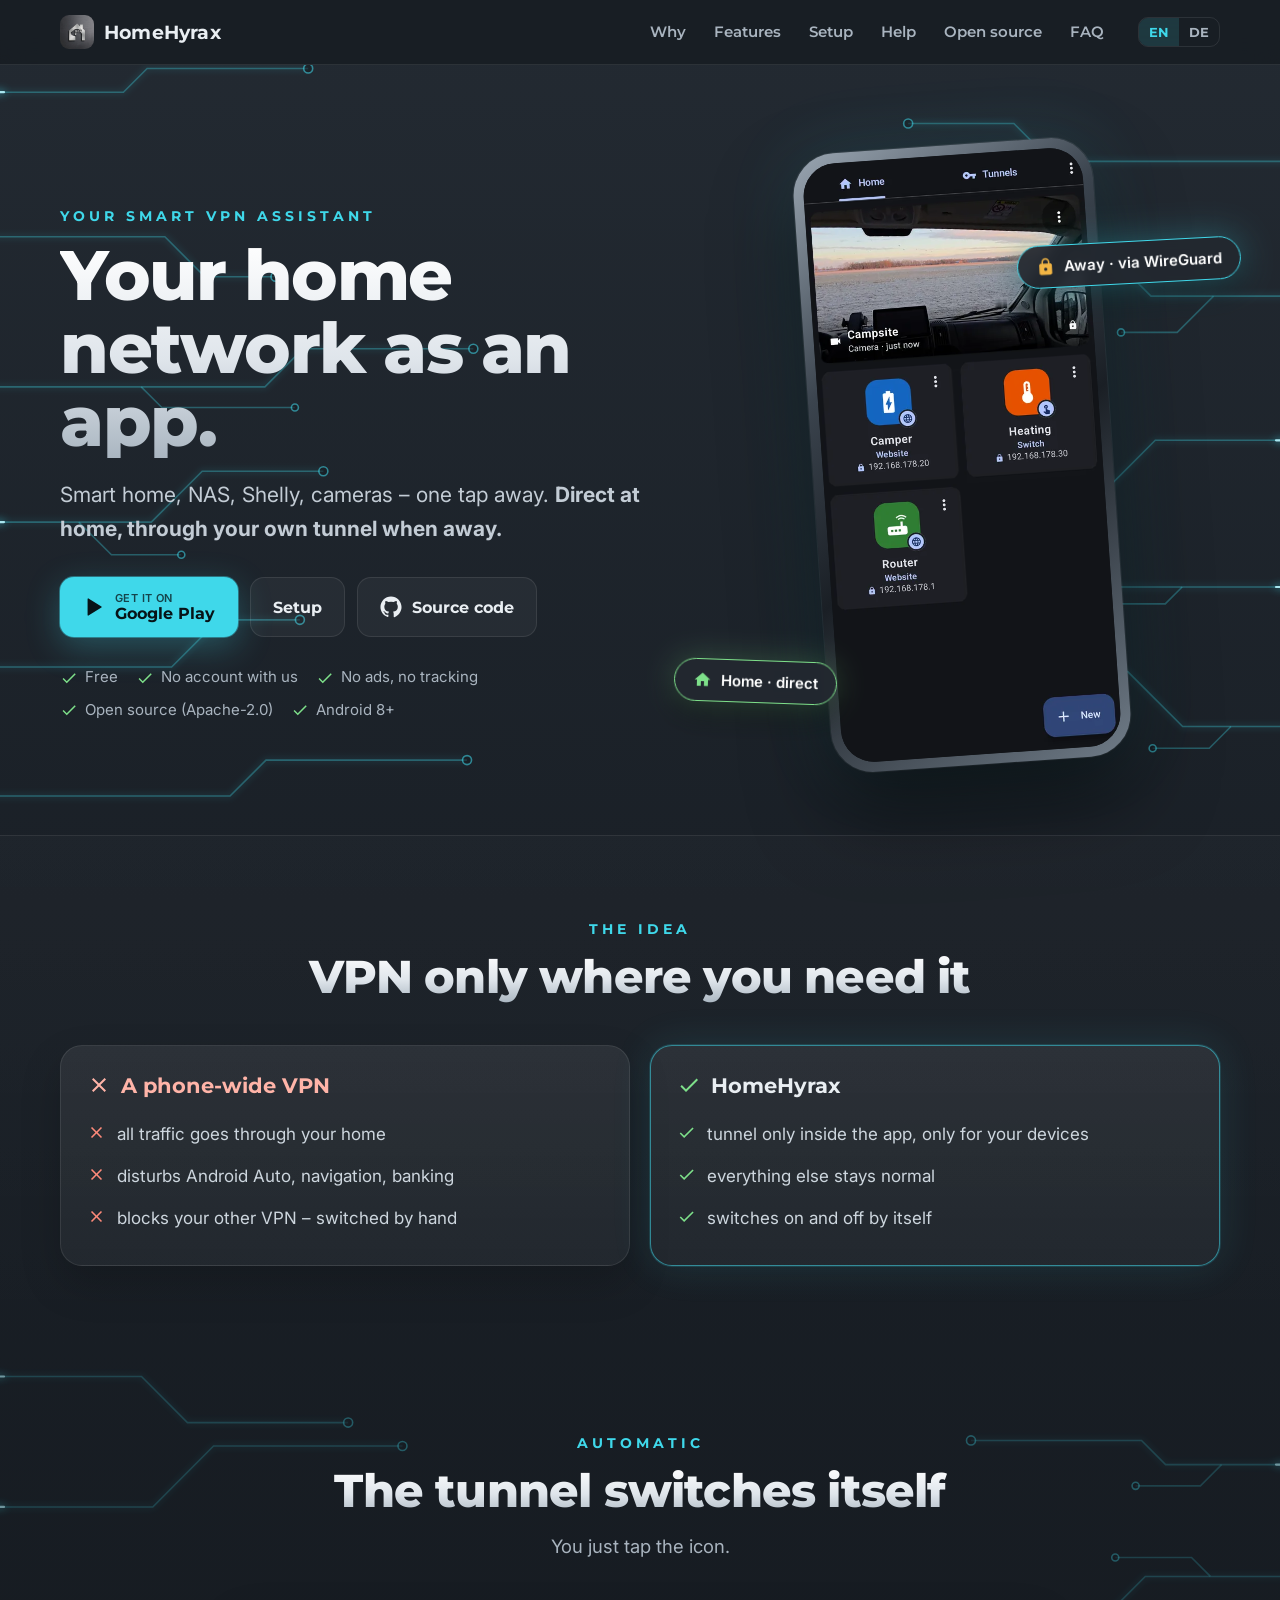
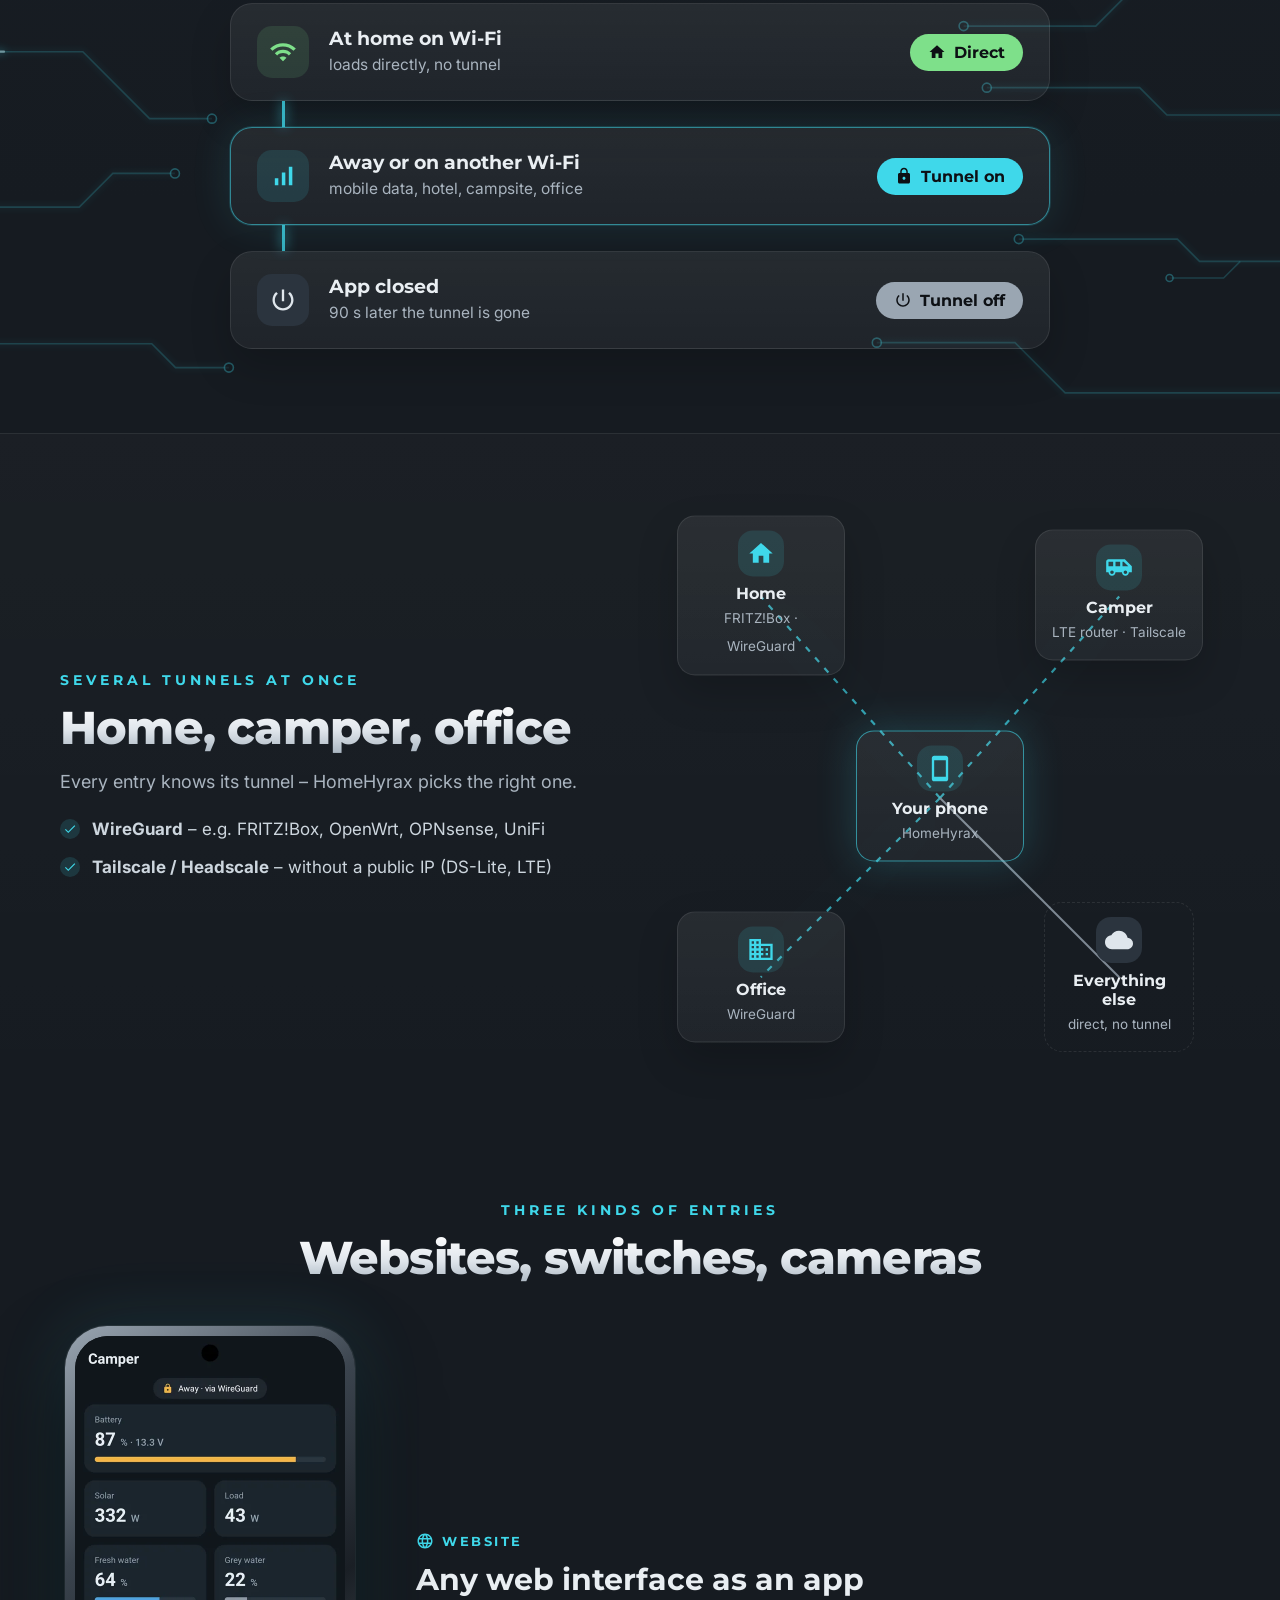
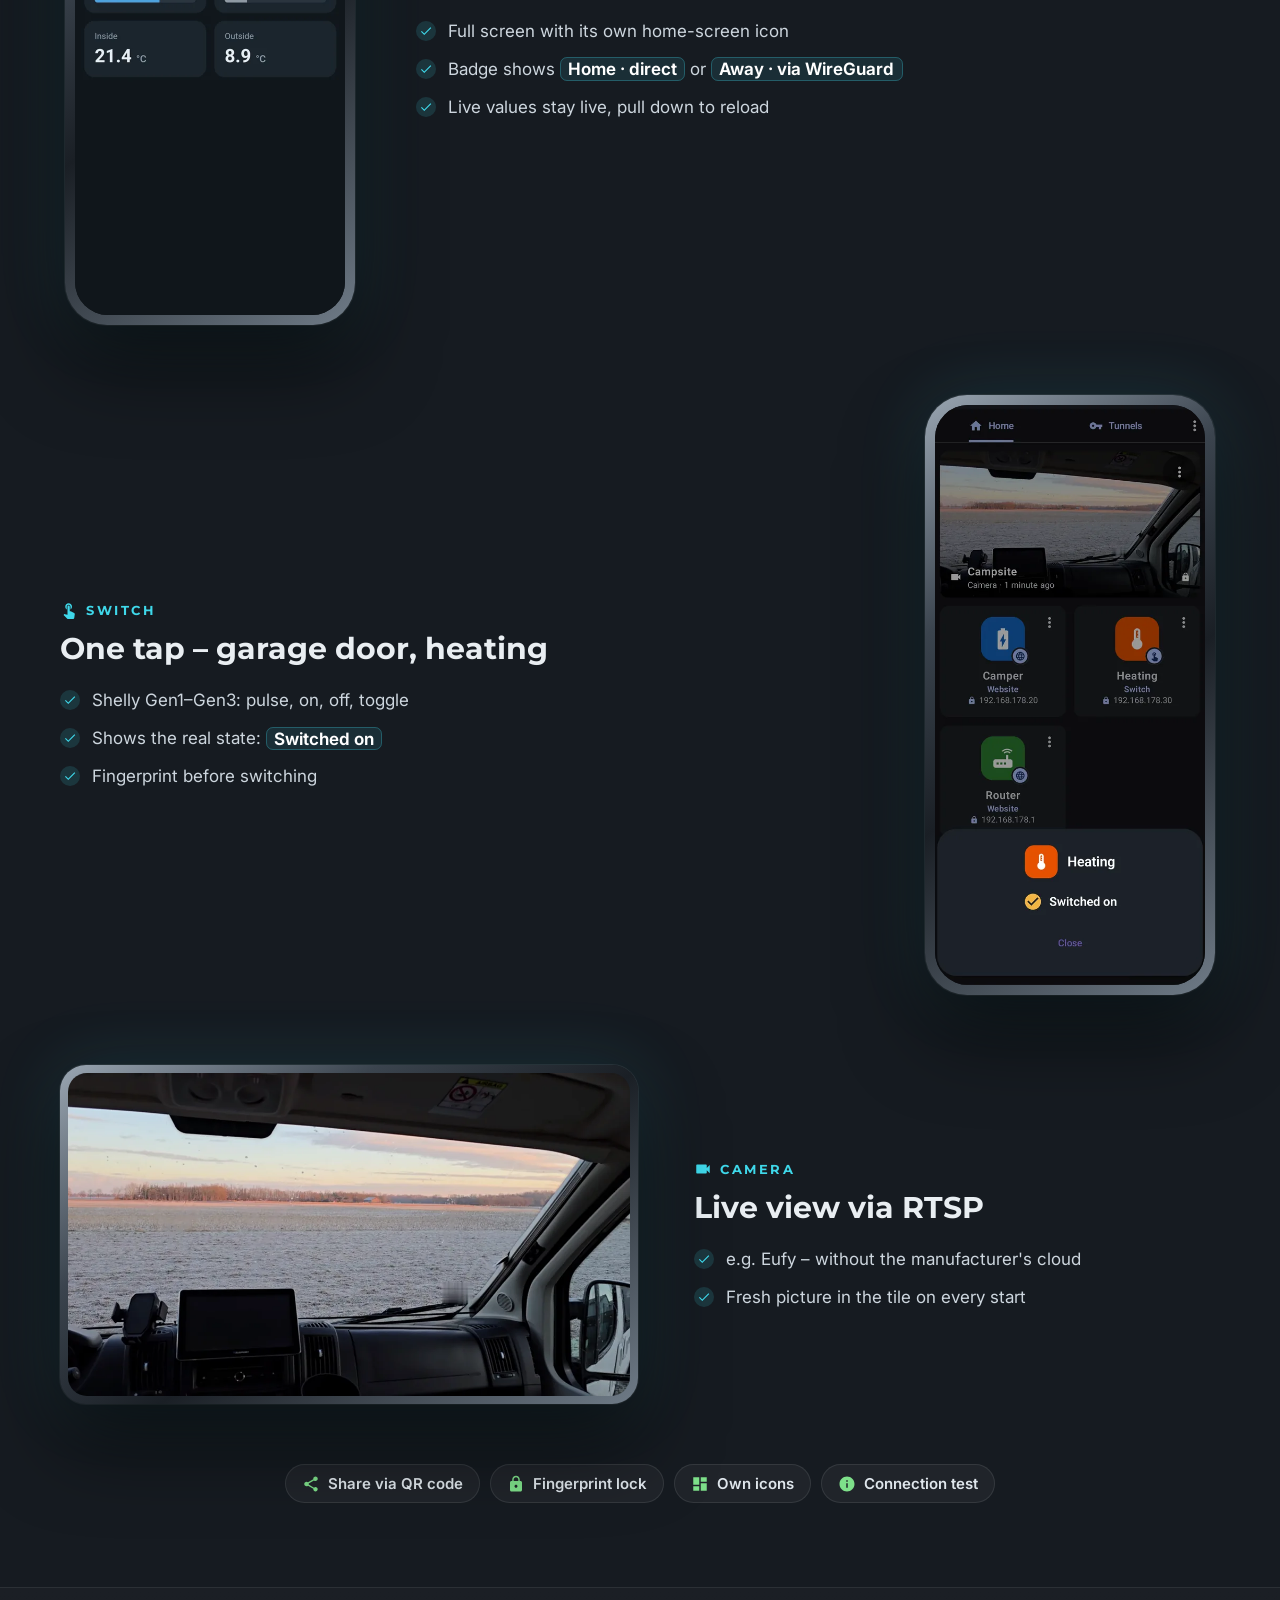
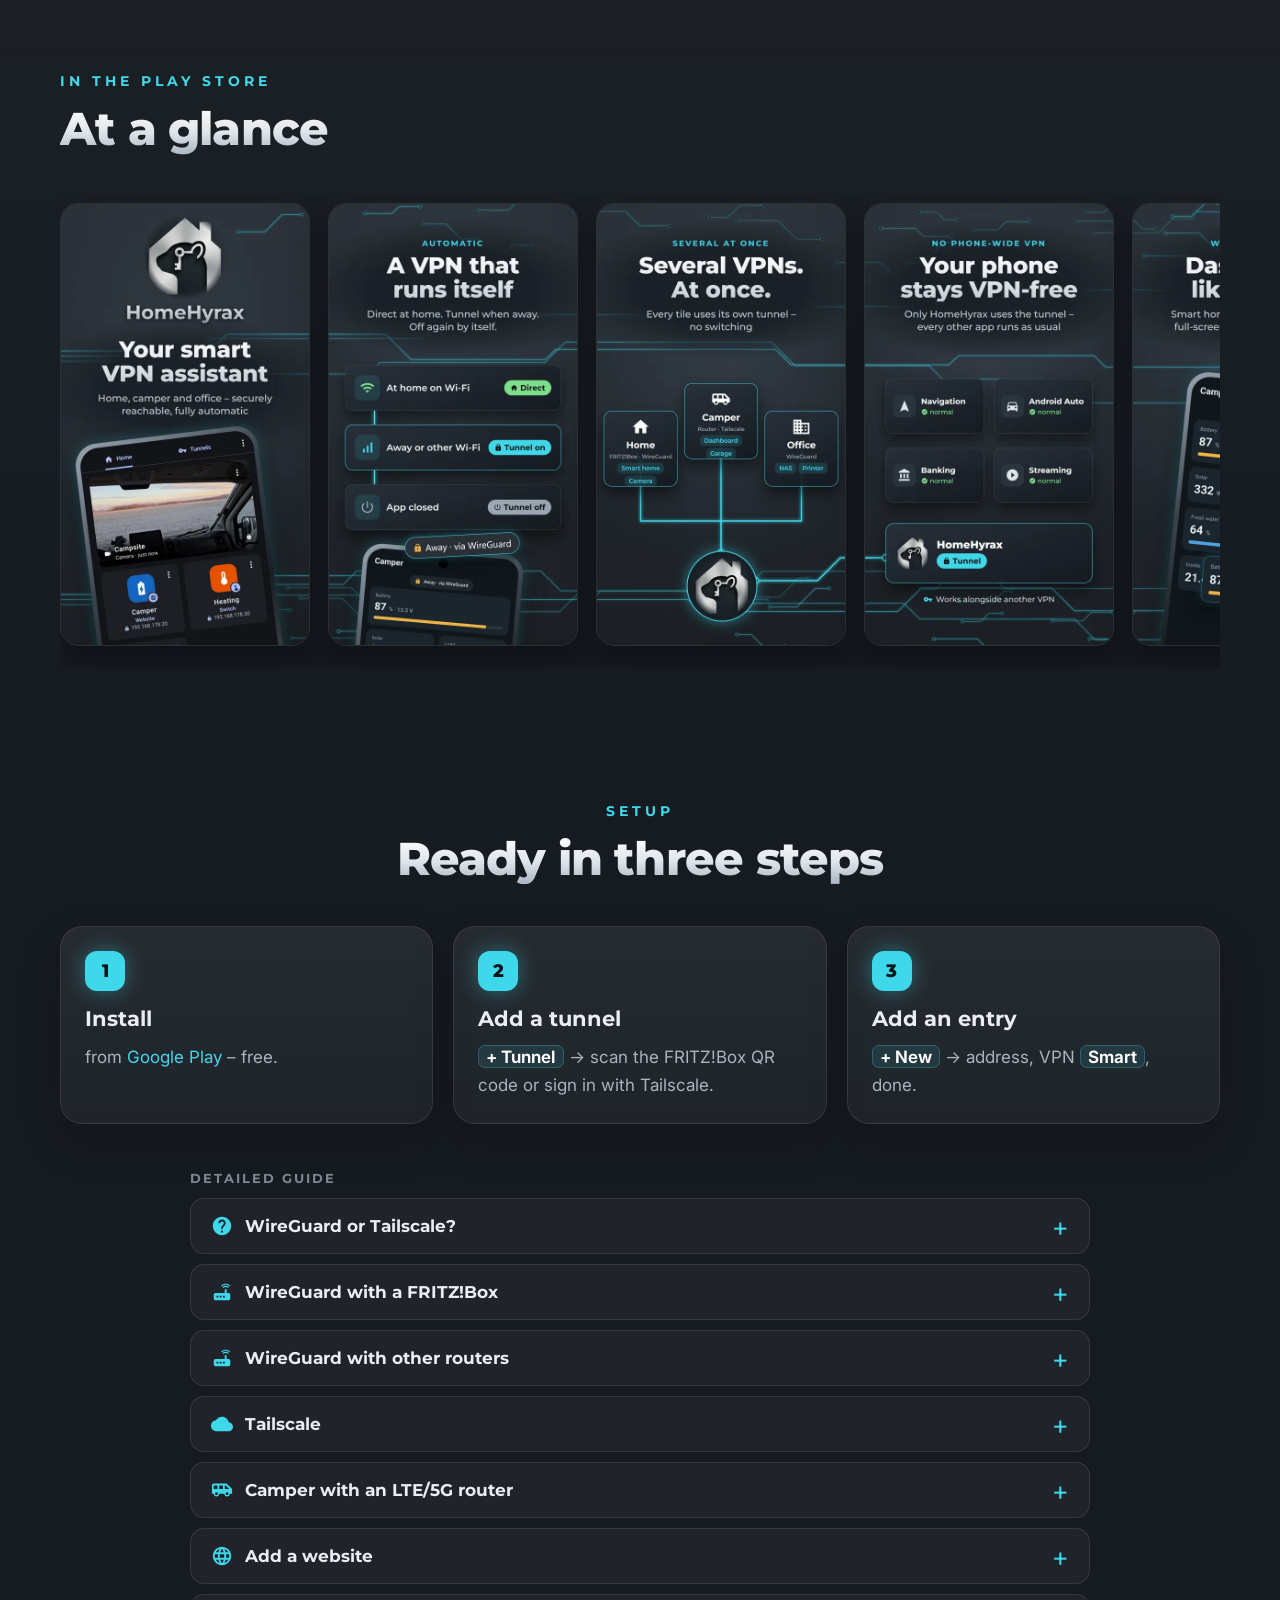
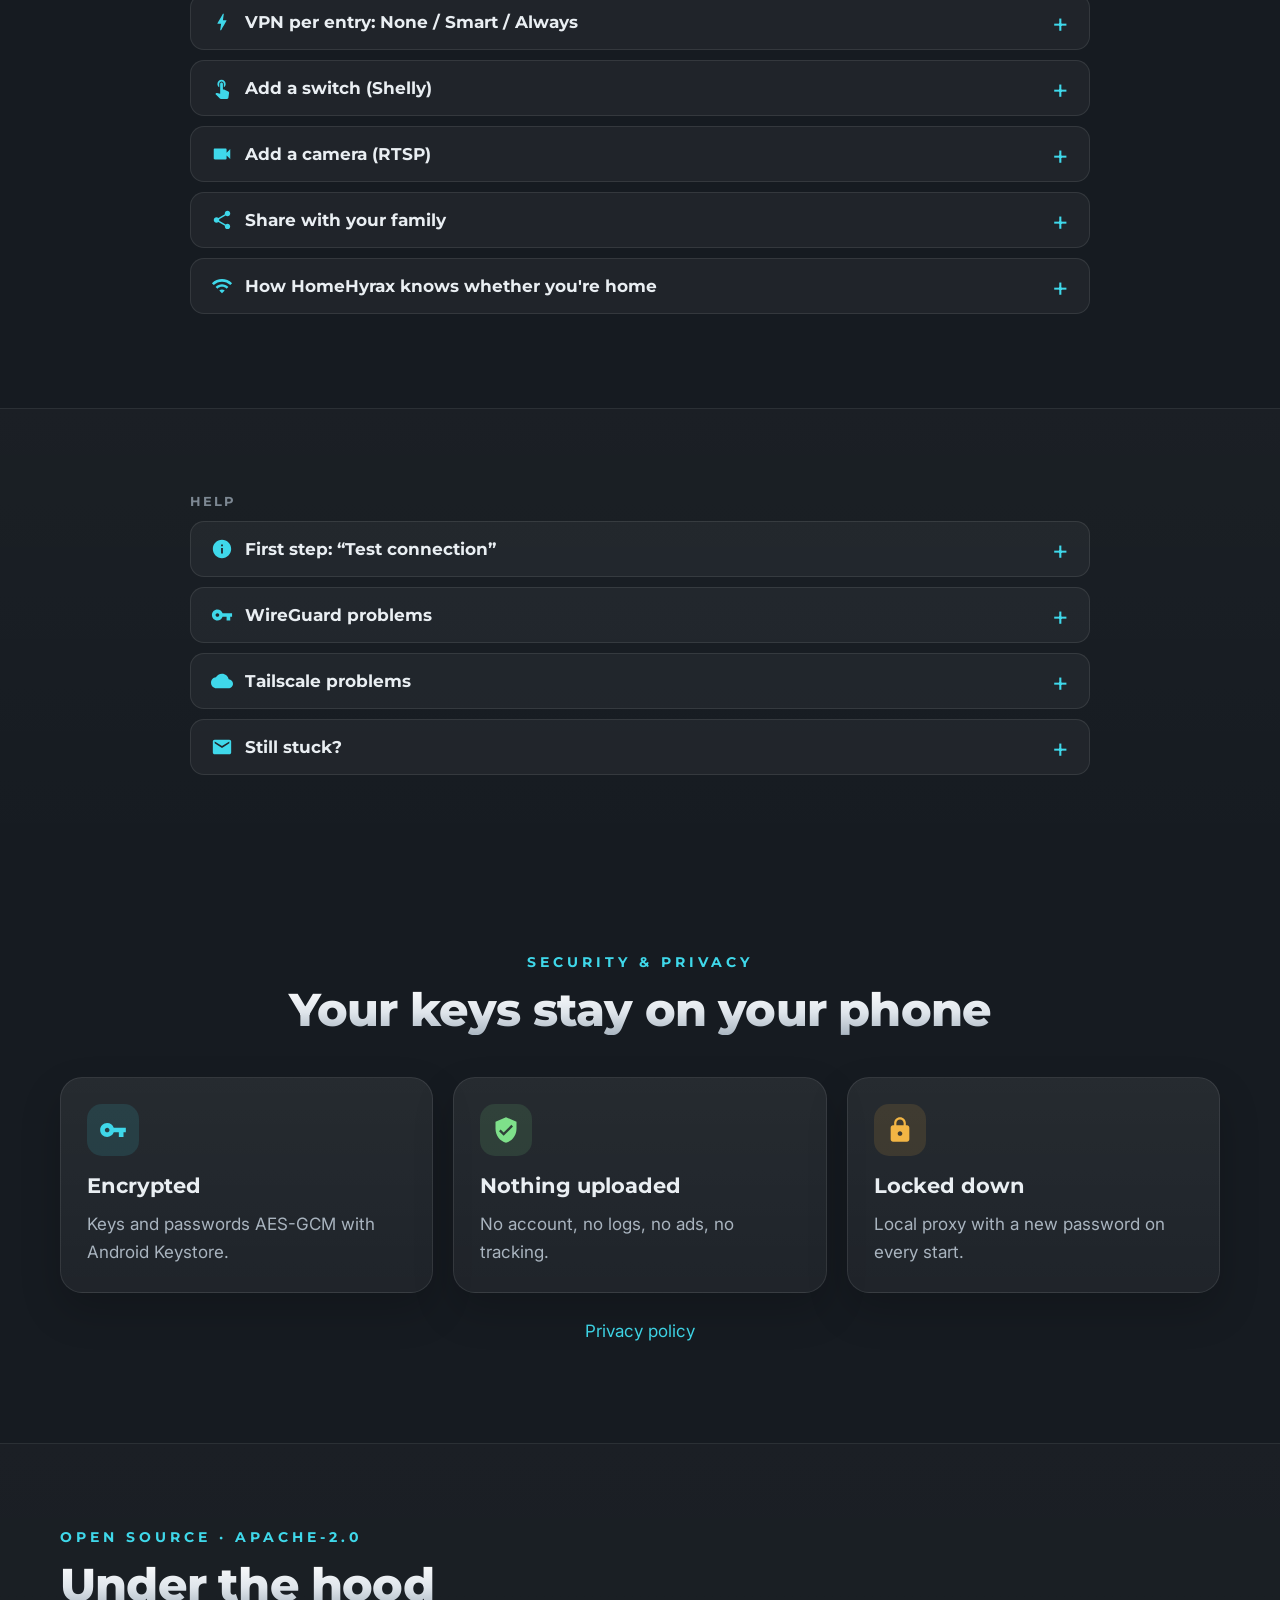
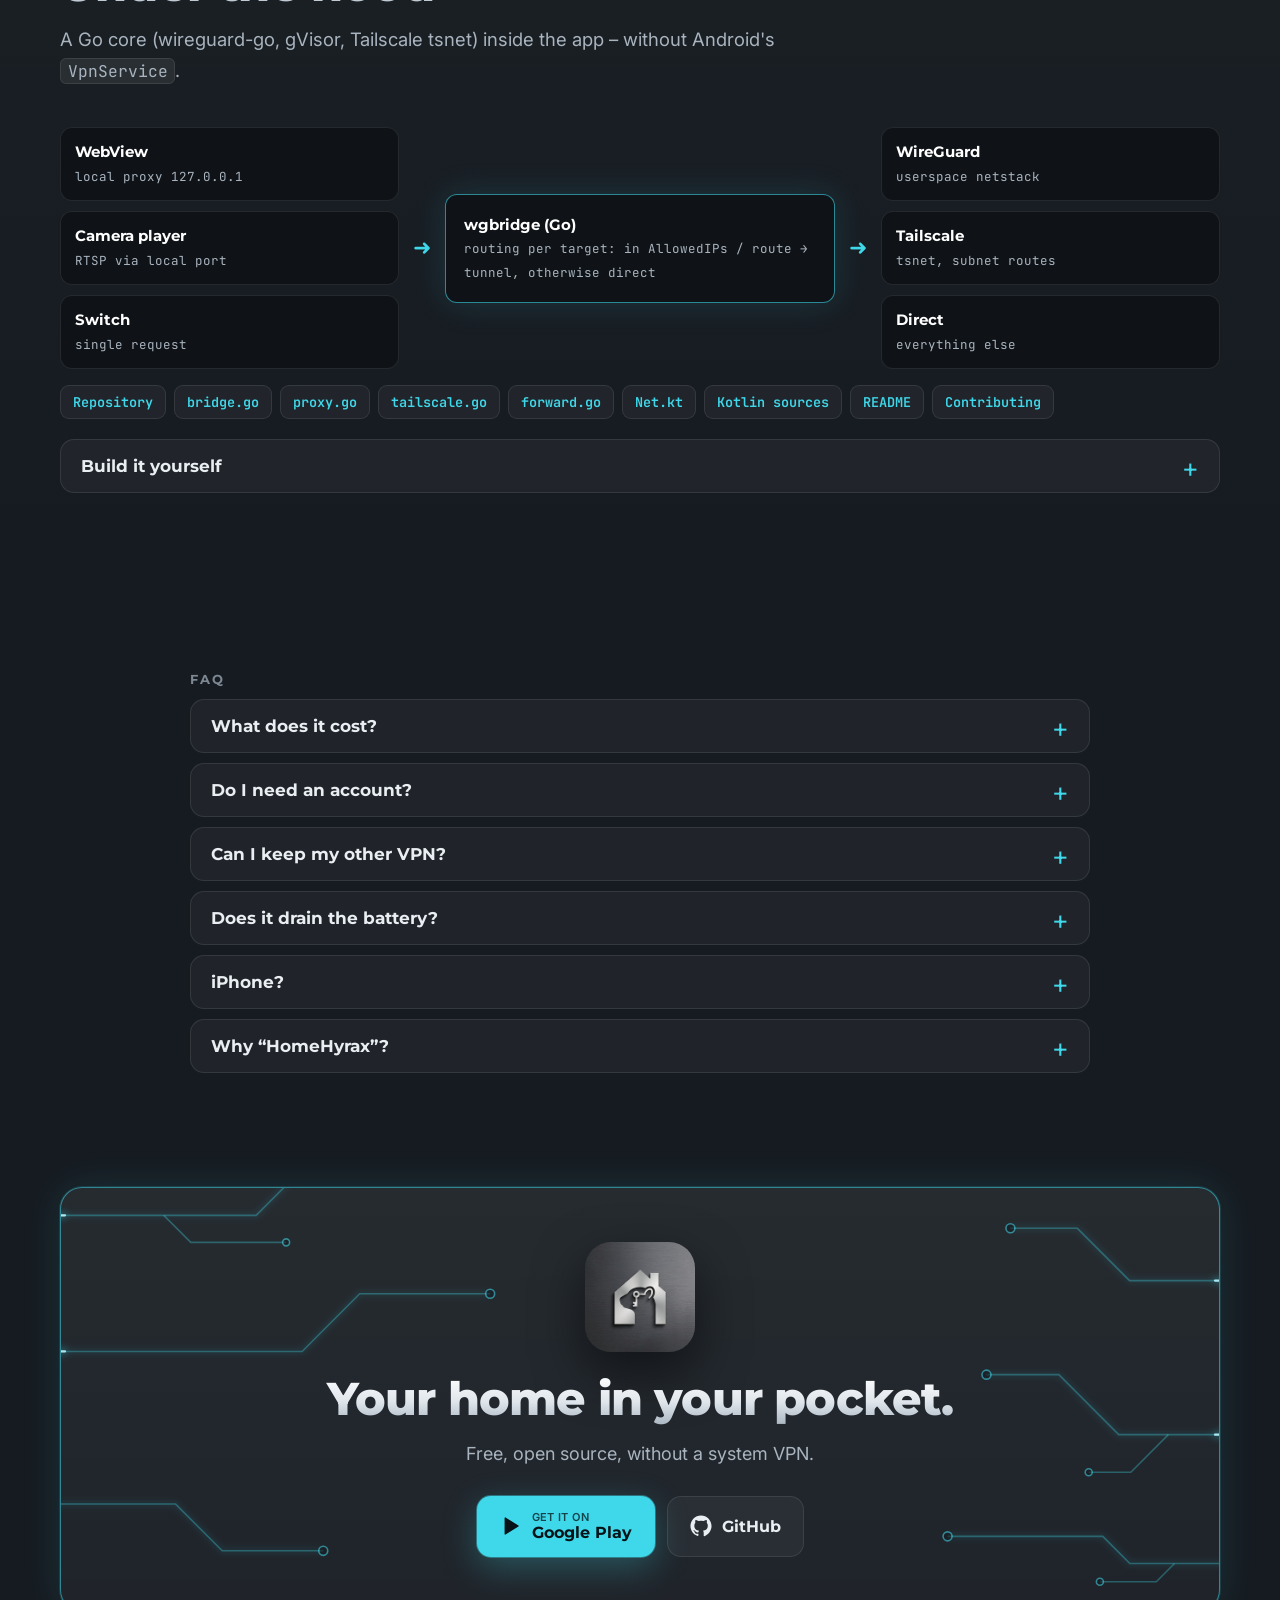
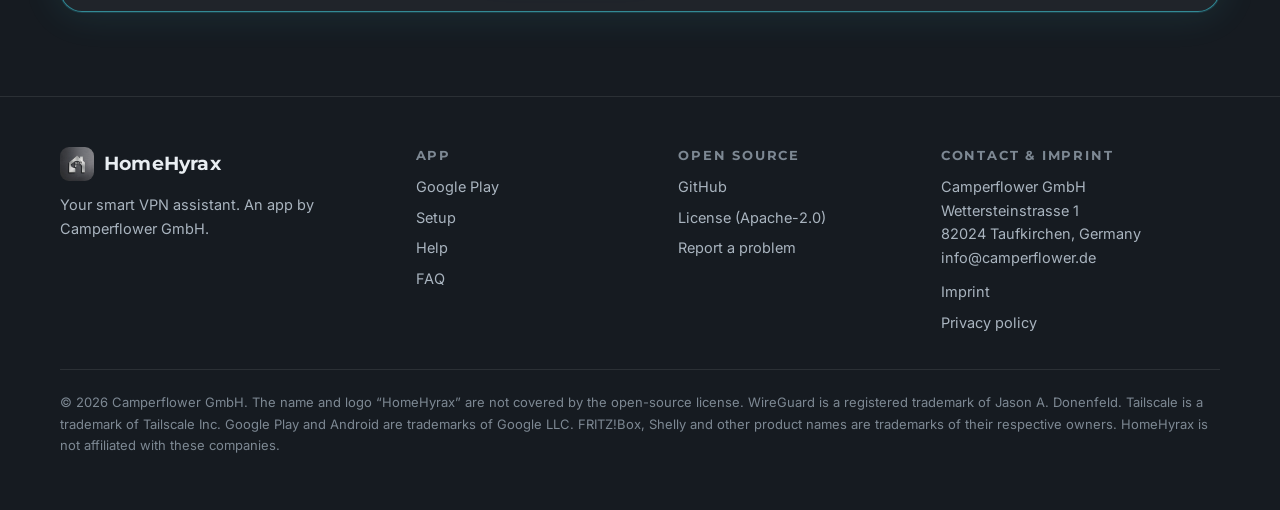
<file: public/index.html>
<!doctype html>
<html lang="en">
<head>
<meta charset="utf-8">
<meta name="viewport" content="width=device-width, initial-scale=1">
<title>HomeHyrax – your smart VPN assistant for Android</title>
<meta name="description" content="Open the web interfaces, switches and cameras of your home network or camper like apps – directly at home, automatically through your own WireGuard or Tailscale tunnel when away. No system VPN, free, open source.">
<link rel="canonical" href="https://homehyrax.com/">
<link rel="alternate" hreflang="en" href="https://homehyrax.com/">
<link rel="alternate" hreflang="de" href="https://homehyrax.com/de/">
<link rel="alternate" hreflang="x-default" href="https://homehyrax.com/">
<meta property="og:type" content="website">
<meta property="og:title" content="HomeHyrax – your smart VPN assistant">
<meta property="og:description" content="Your home network as an app. Directly at home, automatically through your own tunnel when away – without switching on a VPN.">
<meta property="og:url" content="https://homehyrax.com/">
<meta property="og:image" content="https://homehyrax.com/assets/img/promo-en-1-assistent.webp">
<meta name="theme-color" content="#161b21">
<link rel="icon" href="assets/img/logo.png">
<link rel="preconnect" href="https://fonts.googleapis.com">
<link rel="preconnect" href="https://fonts.gstatic.com" crossorigin>
<link href="https://fonts.googleapis.com/css2?family=Inter:wght@400;500;600;700&family=JetBrains+Mono:wght@400;600&family=Montserrat:wght@600;700;800&display=swap" rel="stylesheet">
<link rel="stylesheet" href="assets/style.css">
</head>
<body>
<svg xmlns="http://www.w3.org/2000/svg" style="display:none" aria-hidden="true">
<symbol id="i-wifi" viewBox="0 0 24 24" fill="currentColor"><path d="M1 9l2 2c4.97-4.97 13.03-4.97 18 0l2-2C16.93 2.93 7.08 2.93 1 9zm8 8l3 3 3-3c-1.65-1.66-4.34-1.66-6 0zm-4-4l2 2c2.76-2.76 7.24-2.76 10 0l2-2C15.14 9.14 8.87 9.14 5 13z"/></symbol>
<symbol id="i-signal" viewBox="0 0 24 24" fill="currentColor"><path d="M17 4h3v16h-3V4zM5 14h3v6H5v-6zm6-5h3v11h-3V9z"/></symbol>
<symbol id="i-power" viewBox="0 0 24 24" fill="currentColor"><path d="M13 3h-2v10h2V3zm4.83 2.17l-1.42 1.42C17.99 7.86 19 9.81 19 12c0 3.87-3.13 7-7 7s-7-3.13-7-7c0-2.19 1.01-4.14 2.58-5.42L6.17 5.17C4.23 6.82 3 9.26 3 12c0 4.97 4.03 9 9 9s9-4.03 9-9c0-2.74-1.23-5.18-3.17-6.83z"/></symbol>
<symbol id="i-lock" viewBox="0 0 24 24" fill="currentColor"><path d="M18 8h-1V6c0-2.76-2.24-5-5-5S7 3.24 7 6v2H6c-1.1 0-2 .9-2 2v10c0 1.1.9 2 2 2h12c1.1 0 2-.9 2-2V10c0-1.1-.9-2-2-2zm-6 9c-1.1 0-2-.9-2-2s.9-2 2-2 2 .9 2 2-.9 2-2 2zm3.1-9H8.9V6c0-1.71 1.39-3.1 3.1-3.1 1.71 0 3.1 1.39 3.1 3.1v2z"/></symbol>
<symbol id="i-home" viewBox="0 0 24 24" fill="currentColor"><path d="M10 20v-6h4v6h5v-8h3L12 3 2 12h3v8z"/></symbol>
<symbol id="i-check" viewBox="0 0 24 24" fill="currentColor"><path d="M9 16.17L4.83 12l-1.42 1.41L9 19 21 7l-1.41-1.41z"/></symbol>
<symbol id="i-close" viewBox="0 0 24 24" fill="currentColor"><path d="M19 6.41L17.59 5 12 10.59 6.41 5 5 6.41 10.59 12 5 17.59 6.41 19 12 13.41 17.59 19 19 17.59 13.41 12z"/></symbol>
<symbol id="i-key" viewBox="0 0 24 24" fill="currentColor"><path d="M12.65 10C11.83 7.67 9.61 6 7 6c-3.31 0-6 2.69-6 6s2.69 6 6 6c2.61 0 4.83-1.67 5.65-4H17v4h4v-4h2v-4H12.65zM7 14c-1.1 0-2-.9-2-2s.9-2 2-2 2 .9 2 2-.9 2-2 2z"/></symbol>
<symbol id="i-web" viewBox="0 0 24 24" fill="currentColor"><path d="M11.99 2C6.47 2 2 6.48 2 12s4.47 10 9.99 10C17.52 22 22 17.52 22 12S17.52 2 11.99 2zm6.93 6h-2.95c-.32-1.25-.78-2.45-1.38-3.56 1.84.63 3.37 1.91 4.330 3.56zM12 4.040c.83 1.2 1.48 2.53 1.91 3.96h-3.82c.43-1.43 1.080-2.76 1.910-3.96zM4.26 14C4.1 13.36 4 12.69 4 12s.1-1.36.26-2h3.38c-.08.66-.14 1.32-.14 2s.06 1.34.14 2H4.26zm.82 2h2.95c.32 1.25.78 2.45 1.38 3.56-1.84-.63-3.37-1.9-4.33-3.56zm2.95-8H5.08c.96-1.66 2.49-2.93 4.33-3.56C8.81 5.55 8.35 6.75 8.03 8zM12 19.96c-.83-1.2-1.48-2.53-1.91-3.96h3.82c-.43 1.43-1.08 2.76-1.91 3.96zM14.34 14H9.66c-.09-.66-.16-1.32-.16-2s.07-1.35.16-2h4.68c.09.65.16 1.32.16 2s-.07 1.34-.16 2zm.25 5.56c.6-1.11 1.06-2.31 1.38-3.56h2.95c-.96 1.65-2.49 2.93-4.33 3.56zM16.36 14c.08-.66.14-1.32.14-2s-.06-1.34-.14-2h3.38c.16.64.26 1.31.26 2s-.1 1.36-.26 2h-3.38z"/></symbol>
<symbol id="i-touch" viewBox="0 0 24 24" fill="currentColor"><path d="M9 11.24V7.5C9 6.12 10.12 5 11.5 5S14 6.12 14 7.5v3.74c1.21-.81 2-2.18 2-3.74C16 5.01 13.99 3 11.5 3S7 5.01 7 7.5c0 1.56.79 2.93 2 3.74zm9.84 4.63l-4.54-2.26c-.17-.07-.35-.11-.54-.11H13v-6c0-.83-.67-1.5-1.5-1.5S10 6.67 10 7.5v10.74l-3.43-.72c-.08-.01-.15-.03-.24-.03-.31 0-.59.13-.79.33l-.79.8 4.94 4.94c.27.27.65.44 1.06.44h6.79c.75 0 1.33-.55 1.44-1.28l.75-5.27c.01-.07.02-.14.02-.2 0-.62-.38-1.16-.91-1.38z"/></symbol>
<symbol id="i-cam" viewBox="0 0 24 24" fill="currentColor"><path d="M17 10.5V7c0-.55-.45-1-1-1H4c-.55 0-1 .45-1 1v10c0 .55.45 1 1 1h12c.55 0 1-.45 1-1v-3.5l4 4v-11l-4 4z"/></symbol>
<symbol id="i-share" viewBox="0 0 24 24" fill="currentColor"><path d="M18 16.08c-.76 0-1.44.3-1.96.77L8.91 12.7c.05-.23.09-.46.09-.7s-.04-.47-.09-.7l7.05-4.11c.54.5 1.25.81 2.04.81 1.66 0 3-1.34 3-3s-1.34-3-3-3-3 1.34-3 3c0 .24.04.47.09.7L8.04 9.81C7.5 9.31 6.79 9 6 9c-1.66 0-3 1.34-3 3s1.34 3 3 3c.79 0 1.5-.31 2.04-.81l7.12 4.16c-.05.21-.08.43-.08.65 0 1.61 1.31 2.92 2.92 2.92s2.92-1.31 2.92-2.92-1.31-2.92-2.92-2.92z"/></symbol>
<symbol id="i-shield" viewBox="0 0 24 24" fill="currentColor"><path d="M12 1L3 5v6c0 5.55 3.84 10.74 9 12 5.16-1.26 9-6.45 9-12V5l-9-4zm-2 16l-4-4 1.41-1.41L10 14.17l6.59-6.59L18 9l-8 8z"/></symbol>
<symbol id="i-github" viewBox="0 0 24 24" fill="currentColor"><path d="M12 .5C5.65.5.5 5.65.5 12c0 5.08 3.29 9.39 7.86 10.91.58.1.79-.25.79-.56v-2c-3.2.7-3.87-1.36-3.87-1.36-.52-1.33-1.28-1.69-1.28-1.690-1.05-.72.08-.7.08-.7 1.16.08 1.77 1.19 1.77 1.19 1.03 1.77 2.71 1.26 3.37.96.1-.75.4-1.26.73-1.55-2.55-.29-5.24-1.28-5.24-5.69 0-1.26.45-2.29 1.19-3.1-.12-.29-.52-1.46.11-3.05 0 0 .97-.31 3.17 1.18a11 11 0 0 1 5.77 0c2.2-1.49 3.17-1.18 3.17-1.18.63 1.59.23 2.76.11 3.05.74.81 1.19 1.84 1.19 3.1 0 4.42-2.69 5.39-5.25 5.68.41.36.78 1.06.78 2.14v3.17c0 .31.21.67.8.56C20.21 21.39 23.5 17.08 23.5 12 23.5 5.65 18.35.5 12 .5z"/></symbol>
<symbol id="i-play" viewBox="0 0 24 24" fill="currentColor"><path d="M5 3.2v17.6c0 .5.55.8.98.54l14.1-8.8a.64.64 0 0 0 0-1.08L5.98 2.66A.63.63 0 0 0 5 3.2z"/></symbol>
<symbol id="i-car" viewBox="0 0 24 24" fill="currentColor"><path d="M18.92 6.01C18.72 5.42 18.16 5 17.5 5h-11c-.66 0-1.21.42-1.42 1.01L3 12v8c0 .55.45 1 1 1h1c.55 0 1-.45 1-1v-1h12v1c0 .55.45 1 1 1h1c.55 0 1-.45 1-1v-8l-2.08-5.99zM6.5 16c-.83 0-1.5-.67-1.5-1.5S5.67 13 6.5 13s1.5.67 1.5 1.5S7.33 16 6.5 16zm11 0c-.83 0-1.5-.67-1.5-1.5s.67-1.5 1.5-1.5 1.5.67 1.5 1.5-.67 1.5-1.5 1.5zM5 11l1.5-4.5h11L19 11H5z"/></symbol>
<symbol id="i-nav" viewBox="0 0 24 24" fill="currentColor"><path d="M12 2L4.5 20.29l.71.71L12 18l6.79 3 .71-.71z"/></symbol>
<symbol id="i-bank" viewBox="0 0 24 24" fill="currentColor"><path d="M4 10v7h3v-7H4zm6 0v7h3v-7h-3zM2 22h19v-3H2v3zm14-12v7h3v-7h-3zm-4.5-9L2 6v2h19V6l-9.5-5z"/></symbol>
<symbol id="i-tv" viewBox="0 0 24 24" fill="currentColor"><path d="M21 3H3c-1.1 0-2 .9-2 2v12c0 1.1.9 2 2 2h5v2h8v-2h5c1.1 0 1.99-.9 1.99-2L23 5c0-1.1-.9-2-2-2zm0 14H3V5h18v12z"/></symbol>
<symbol id="i-router" viewBox="0 0 24 24" fill="currentColor"><path d="M20.2 5.9l.8-.8C19.6 3.7 17.8 3 16 3s-3.6.7-5 2.1l.8.8C13 4.8 14.5 4.2 16 4.2s3 .6 4.2 1.7zm-.9.8c-.9-.9-2.1-1.4-3.3-1.4s-2.4.5-3.3 1.4l.8.8c.7-.7 1.6-1 2.5-1 .9 0 1.8.3 2.5 1l.8-.8zM19 13h-2V9h-2v4H5c-1.1 0-2 .9-2 2v4c0 1.1.9 2 2 2h14c1.1 0 2-.9 2-2v-4c0-1.1-.9-2-2-2zM8 18H6v-2h2v2zm3.5 0h-2v-2h2v2zm3.5 0h-2v-2h2v2z"/></symbol>
<symbol id="i-camper" viewBox="0 0 24 24" fill="currentColor"><path d="M17 5H3c-1.1 0-2 .89-2 2v9h2c0 1.65 1.34 3 3 3s3-1.35 3-3h5.5c0 1.65 1.34 3 3 3s3-1.35 3-3H23v-5l-6-6zM3 11V7h4v4H3zm3 6.5c-.83 0-1.5-.67-1.5-1.5s.67-1.5 1.5-1.5 1.5.67 1.5 1.5-.67 1.5-1.5 1.5zM13 11H9V7h4v4zm4.5 6.5c-.83 0-1.5-.67-1.5-1.5s.67-1.5 1.5-1.5 1.5.67 1.5 1.5-.67 1.5-1.5 1.5zM15 11V7h1l4 4h-5z"/></symbol>
<symbol id="i-office" viewBox="0 0 24 24" fill="currentColor"><path d="M12 7V3H2v18h20V7H12zM6 19H4v-2h2v2zm0-4H4v-2h2v2zm0-4H4V9h2v2zm0-4H4V5h2v2zm4 12H8v-2h2v2zm0-4H8v-2h2v2zm0-4H8V9h2v2zm0-4H8V5h2v2zm10 12h-8v-2h2v-2h-2v-2h2v-2h-2V9h8v10zm-2-8h-2v2h2v-2zm0 4h-2v2h2v-2z"/></symbol>
<symbol id="i-phone" viewBox="0 0 24 24" fill="currentColor"><path d="M17 1.01L7 1c-1.1 0-2 .9-2 2v18c0 1.1.9 2 2 2h10c1.1 0 2-.9 2-2V3c0-1.1-.9-1.99-2-1.99zM17 19H7V5h10v14z"/></symbol>
<symbol id="i-code" viewBox="0 0 24 24" fill="currentColor"><path d="M9.4 16.6L4.8 12l4.6-4.6L8 6l-6 6 6 6 1.4-1.4zm5.2 0l4.6-4.6-4.6-4.6L16 6l6 6-6 6-1.4-1.4z"/></symbol>
<symbol id="i-info" viewBox="0 0 24 24" fill="currentColor"><path d="M12 2C6.48 2 2 6.48 2 12s4.48 10 10 10 10-4.48 10-10S17.52 2 12 2zm1 15h-2v-6h2v6zm0-8h-2V7h2v2z"/></symbol>
<symbol id="i-warn" viewBox="0 0 24 24" fill="currentColor"><path d="M1 21h22L12 2 1 21zm12-3h-2v-2h2v2zm0-4h-2v-4h2v4z"/></symbol>
<symbol id="i-menu" viewBox="0 0 24 24" fill="currentColor"><path d="M3 18h18v-2H3v2zm0-5h18v-2H3v2zm0-7v2h18V6H3z"/></symbol>
<symbol id="i-dash" viewBox="0 0 24 24" fill="currentColor"><path d="M3 13h8V3H3v10zm0 8h8v-6H3v6zm10 0h8V11h-8v10zm0-18v6h8V3h-8z"/></symbol>
<symbol id="i-block" viewBox="0 0 24 24" fill="currentColor"><path d="M12 2C6.48 2 2 6.48 2 12s4.48 10 10 10 10-4.48 10-10S17.52 2 12 2zM4 12c0-4.42 3.58-8 8-8 1.85 0 3.55.63 4.9 1.69L5.69 16.9C4.63 15.55 4 13.85 4 12zm8 8c-1.85 0-3.55-.63-4.9-1.69L18.31 7.1C19.37 8.45 20 10.15 20 12c0 4.42-3.58 8-8 8z"/></symbol>
<symbol id="i-qr" viewBox="0 0 24 24" fill="currentColor"><path d="M3 11h8V3H3v8zm2-6h4v4H5V5zM3 21h8v-8H3v8zm2-6h4v4H5v-4zM13 3v8h8V3h-8zm6 6h-4V5h4v4zM19 19h2v2h-2zM13 13h2v2h-2zM15 15h2v2h-2zM13 17h2v2h-2zM15 19h2v2h-2zM17 17h2v2h-2zM17 13h2v2h-2zM19 15h2v2h-2z"/></symbol>
<symbol id="i-cloud" viewBox="0 0 24 24" fill="currentColor"><path d="M19.35 10.04C18.67 6.59 15.64 4 12 4 9.11 4 6.6 5.64 5.35 8.04 2.34 8.36 0 10.91 0 14c0 3.31 2.69 6 6 6h13c2.76 0 5-2.24 5-5 0-2.64-2.05-4.78-4.65-4.96z"/></symbol>
<symbol id="i-bolt" viewBox="0 0 24 24" fill="currentColor"><path d="M11 21h-1l1-7H7.5c-.58 0-.57-.32-.38-.66.19-.34.05-.08.07-.12C8.48 10.94 10.42 7.54 13 3h1l-1 7h3.5c.49 0 .56.33.47.51l-.07.15C12.96 17.55 11 21 11 21z"/></symbol>
<symbol id="i-mail" viewBox="0 0 24 24" fill="currentColor"><path d="M20 4H4c-1.1 0-1.99.9-1.99 2L2 18c0 1.1.9 2 2 2h16c1.1 0 2-.9 2-2V6c0-1.1-.9-2-2-2zm0 4l-8 5-8-5V6l8 5 8-5v2z"/></symbol>
<symbol id="i-video" viewBox="0 0 24 24" fill="currentColor"><path d="M10 16.5l6-4.5-6-4.5v9zM12 2C6.48 2 2 6.48 2 12s4.48 10 10 10 10-4.48 10-10S17.52 2 12 2zm0 18c-4.41 0-8-3.59-8-8s3.59-8 8-8 8 3.59 8 8-3.59 8-8 8z"/></symbol>
<symbol id="i-family" viewBox="0 0 24 24" fill="currentColor"><path d="M16 11c1.66 0 2.99-1.34 2.99-3S17.66 5 16 5c-1.66 0-3 1.34-3 3s1.34 3 3 3zm-8 0c1.66 0 2.99-1.34 2.99-3S9.66 5 8 5C6.34 5 5 6.34 5 8s1.34 3 3 3zm0 2c-2.33 0-7 1.17-7 3.5V19h14v-2.5c0-2.33-4.67-3.5-7-3.5zm8 0c-.29 0-.62.02-.97.05 1.16.84 1.97 1.97 1.97 3.45V19h6v-2.5c0-2.33-4.67-3.5-7-3.5z"/></symbol>
<symbol id="i-help" viewBox="0 0 24 24" fill="currentColor"><path d="M12 2C6.48 2 2 6.48 2 12s4.48 10 10 10 10-4.48 10-10S17.52 2 12 2zm1 17h-2v-2h2v2zm2.07-7.75l-.9.92C13.45 12.9 13 13.5 13 15h-2v-.5c0-1.1.45-2.1 1.17-2.83l1.24-1.26c.37-.36.59-.86.59-1.41 0-1.1-.9-2-2-2s-2 .9-2 2H8c0-2.21 1.79-4 4-4s4 1.79 4 4c0 .88-.36 1.68-.93 2.25z"/></symbol>
</svg>

<a class="skip" href="#main">Skip to content</a>

<header class="top">
  <div class="wrap">
    <a class="brand" href="#top"><img src="assets/img/logo.png" alt="" width="34" height="34"><span>HomeHyrax</span></a>
    <nav class="nav" aria-label="Main">
      <a href="#why">Why</a>
      <a href="#features">Features</a>
      <a href="#guide">Setup</a>
      <a href="#help">Help</a>
      <a href="#tech">Open source</a>
      <a href="#faq">FAQ</a>
    </nav>
    <div class="lang" aria-label="Language"><span>EN</span><a href="de/" hreflang="de" lang="de">DE</a></div>
    <button class="menu-btn" aria-label="Menu" aria-expanded="false"><svg><use href="#i-menu"/></svg></button>
  </div>
</header>

<main id="main">
<!-- ============ HERO ============ -->
<div class="hero" id="top">
  <div class="circuit" data-seed="11"></div>
  <div class="wrap">
    <div>
      <p class="eyebrow">Your smart VPN assistant</p>
      <h1 class="metal">Your home network as an app.</h1>
      <p class="lead">Smart home, NAS, Shelly, cameras – one tap away. <b>Direct at home, through your own tunnel when away.</b></p>
      <div class="cta">
        <a class="btn btn-primary" href="https://play.google.com/store/apps/details?id=de.camperflower.homehyrax&amp;hl=en"><svg><use href="#i-play"/></svg><span class="two"><small>Get it on</small>Google Play</span></a>
        <a class="btn btn-ghost" href="#guide">Setup</a>
        <a class="btn btn-ghost" href="https://github.com/matthiasharzheim/homehyrax"><svg><use href="#i-github"/></svg>Source code</a>
      </div>
      <ul class="facts">
        <li><svg><use href="#i-check"/></svg>Free</li>
        <li><svg><use href="#i-check"/></svg>No account with us</li>
        <li><svg><use href="#i-check"/></svg>No ads, no tracking</li>
        <li><svg><use href="#i-check"/></svg>Open source (Apache-2.0)</li>
        <li><svg><use href="#i-check"/></svg>Android 8+</li>
      </ul>
    </div>
    <div class="stage">
      <div class="phone"><div><img src="assets/img/en-home.webp" alt="HomeHyrax home screen with camera, website and switch tiles" width="540" height="1110"></div></div>
      <div class="pill away"><svg class="gold"><use href="#i-lock"/></svg>Away · via WireGuard</div>
      <div class="pill home"><svg class="green"><use href="#i-home"/></svg>Home · direct</div>
    </div>
  </div>
</div>

<!-- ============ WHY ============ -->
<section class="alt" id="why">
  <div class="wrap">
    <div class="sec-head center">
      <p class="eyebrow">The idea</p>
      <h2 class="metal">VPN only where you need it</h2>
    </div>
    <div class="grid g2 versus">
      <div class="card bad">
        <h3><svg width="24" height="24"><use href="#i-close"/></svg>A phone-wide VPN</h3>
        <ul>
          <li><svg><use href="#i-close"/></svg>all traffic goes through your home</li>
          <li><svg><use href="#i-close"/></svg>disturbs Android Auto, navigation, banking</li>
          <li><svg><use href="#i-close"/></svg>blocks your other VPN – switched by hand</li>
        </ul>
      </div>
      <div class="card good glow">
        <h3><svg width="24" height="24" style="color:var(--green)"><use href="#i-check"/></svg>HomeHyrax</h3>
        <ul>
          <li><svg><use href="#i-check"/></svg>tunnel only inside the app, only for your devices</li>
          <li><svg><use href="#i-check"/></svg>everything else stays normal</li>
          <li><svg><use href="#i-check"/></svg>switches on and off by itself</li>
        </ul>
      </div>
    </div>
  </div>
</section>

<!-- ============ AUTOMATIC ============ -->
<section id="automatic">
  <div class="circuit" data-seed="23" style="opacity:.6"></div>
  <div class="wrap" style="position:relative">
    <div class="sec-head center">
      <p class="eyebrow">Automatic</p>
      <h2 class="metal">The tunnel switches itself</h2>
      <p>You just tap the icon.</p>
    </div>
    <div class="flow">
      <div class="card">
        <div class="ico g"><svg><use href="#i-wifi"/></svg></div>
        <div class="lbl"><b>At home on Wi-Fi</b><span>loads directly, no tunnel</span></div>
        <span class="state direct"><svg><use href="#i-home"/></svg>Direct</span>
      </div>
      <div class="link"></div>
      <div class="card glow">
        <div class="ico c"><svg><use href="#i-signal"/></svg></div>
        <div class="lbl"><b>Away or on another Wi-Fi</b><span>mobile data, hotel, campsite, office</span></div>
        <span class="state tun"><svg><use href="#i-lock"/></svg>Tunnel on</span>
      </div>
      <div class="link"></div>
      <div class="card">
        <div class="ico"><svg><use href="#i-power"/></svg></div>
        <div class="lbl"><b>App closed</b><span>90 s later the tunnel is gone</span></div>
        <span class="state off"><svg><use href="#i-power"/></svg>Tunnel off</span>
      </div>
    </div>
  </div>
</section>

<!-- ============ MULTI ============ -->
<section class="alt" id="multi">
  <div class="wrap multi">
    <div>
      <p class="eyebrow">Several tunnels at once</p>
      <h2 class="metal">Home, camper, office</h2>
      <p class="muted" style="font-size:18px">Every entry knows its tunnel – HomeHyrax picks the right one.</p>
      <ul class="ticks">
        <li><b>WireGuard</b> – e.g. FRITZ!Box, OpenWrt, OPNsense, UniFi</li>
        <li><b>Tailscale / Headscale</b> – without a public IP (DS-Lite, LTE)</li>
      </ul>
    </div>
    <div class="diagram" aria-label="Diagram: phone with three tunnels and direct internet">
      <svg viewBox="0 0 100 92" preserveAspectRatio="none" aria-hidden="true">
        <path class="wire dash" d="M50 50 L18 14" vector-effect="non-scaling-stroke"/>
        <path class="wire dash" d="M50 50 L82 14" vector-effect="non-scaling-stroke"/>
        <path class="wire dash" d="M50 50 L18 82" vector-effect="non-scaling-stroke"/>
        <path d="M50 50 L82 82" stroke="#7d8893" stroke-width="2" fill="none" vector-effect="non-scaling-stroke"/>
      </svg>
      <div class="node me" style="left:50%;top:54%"><div class="card"><div class="ico c"><svg><use href="#i-phone"/></svg></div><b>Your phone</b><span>HomeHyrax</span></div></div>
      <div class="node" style="left:18%;top:15%"><div class="card"><div class="ico c"><svg><use href="#i-home"/></svg></div><b>Home</b><span>FRITZ!Box · WireGuard</span></div></div>
      <div class="node" style="left:82%;top:15%"><div class="card"><div class="ico c"><svg><use href="#i-camper"/></svg></div><b>Camper</b><span>LTE router · Tailscale</span></div></div>
      <div class="node" style="left:18%;top:89%"><div class="card"><div class="ico c"><svg><use href="#i-office"/></svg></div><b>Office</b><span>WireGuard</span></div></div>
      <div class="node inet" style="left:82%;top:89%"><div class="card"><div class="ico"><svg><use href="#i-cloud"/></svg></div><b>Everything else</b><span>direct, no tunnel</span></div></div>
    </div>
  </div>
</section>

<!-- ============ FEATURES ============ -->
<section id="features">
  <div class="wrap">
    <div class="sec-head center">
      <p class="eyebrow">Three kinds of entries</p>
      <h2 class="metal">Websites, switches, cameras</h2>
    </div>
    <div class="kinds">
      <div class="kind">
        <div class="shot"><div class="phone"><div><img src="assets/img/en-dashboard.webp" alt="Camper dashboard opened away via WireGuard" width="540" height="1170" loading="lazy"></div></div></div>
        <div>
          <span class="tag"><svg><use href="#i-web"/></svg>Website</span>
          <h3 style="font-size:30px">Any web interface as an app</h3>
          <ul class="ticks">
            <li>Full screen with its own home-screen icon</li>
            <li>Badge shows <span class="ui">Home · direct</span> or <span class="ui">Away · via WireGuard</span></li>
            <li>Live values stay live, pull down to reload</li>
          </ul>
        </div>
      </div>
      <div class="kind">
        <div class="shot"><div class="phone"><div><img src="assets/img/en-switch.webp" alt="Switch tile reports: Heating switched on" width="540" height="1110" loading="lazy"></div></div></div>
        <div>
          <span class="tag"><svg><use href="#i-touch"/></svg>Switch</span>
          <h3 style="font-size:30px">One tap – garage door, heating</h3>
          <ul class="ticks">
            <li>Shelly Gen1–Gen3: pulse, on, off, toggle</li>
            <li>Shows the real state: <span class="ui">Switched on</span></li>
            <li>Fingerprint before switching</li>
          </ul>
        </div>
      </div>
      <div class="kind camera">
        <div class="shot"><div class="phone wide"><div><img src="assets/img/camera.webp" alt="Live camera view from inside a camper" width="1080" height="609" loading="lazy"></div></div></div>
        <div>
          <span class="tag"><svg><use href="#i-cam"/></svg>Camera</span>
          <h3 style="font-size:30px">Live view via RTSP</h3>
          <ul class="ticks">
            <li>e.g. Eufy – without the manufacturer's cloud</li>
            <li>Fresh picture in the tile on every start</li>
          </ul>
        </div>
      </div>
    </div>
    <div class="chips" style="margin-top:60px">
      <span class="chip"><svg><use href="#i-share"/></svg>Share via QR code</span>
      <span class="chip"><svg><use href="#i-lock"/></svg>Fingerprint lock</span>
      <span class="chip"><svg><use href="#i-dash"/></svg>Own icons</span>
      <span class="chip"><svg><use href="#i-info"/></svg>Connection test</span>
    </div>
  </div>
</section>

<!-- ============ GALLERY ============ -->
<section class="alt" id="gallery" style="padding-bottom:50px">
  <div class="wrap">
    <div class="sec-head"><p class="eyebrow">In the Play Store</p><h2 class="metal">At a glance</h2></div>
    <div class="gallery">
      <img src="assets/img/promo-en-1-assistent.webp" alt="Your smart VPN assistant" width="540" height="960" loading="lazy">
      <img src="assets/img/promo-en-2-automatisch.webp" alt="The VPN switches itself" width="540" height="960" loading="lazy">
      <img src="assets/img/promo-en-3-mehrere-vpns.webp" alt="Several VPNs at once" width="540" height="960" loading="lazy">
      <img src="assets/img/promo-en-4-handy-frei.webp" alt="Your phone stays VPN-free" width="540" height="960" loading="lazy">
      <img src="assets/img/promo-en-5-dashboards.webp" alt="Dashboards" width="540" height="960" loading="lazy">
      <img src="assets/img/promo-en-6-kamera-schalter.webp" alt="Camera and switch" width="540" height="960" loading="lazy">
      <img src="assets/img/promo-en-7-ohne-abo.webp" alt="No subscription, open source" width="540" height="960" loading="lazy">
    </div>
  </div>
</section>

<!-- ============ GUIDE ============ -->
<section id="guide">
  <div class="wrap">
    <div class="sec-head center">
      <p class="eyebrow">Setup</p>
      <h2 class="metal">Ready in three steps</h2>
    </div>
    <div class="three">
      <div class="card"><span class="num">1</span><h3>Install</h3><p>from <a href="https://play.google.com/store/apps/details?id=de.camperflower.homehyrax&amp;hl=en">Google Play</a> – free.</p></div>
      <div class="card"><span class="num">2</span><h3>Add a tunnel</h3><p><span class="ui">+ Tunnel</span> → scan the FRITZ!Box QR code or sign in with Tailscale.</p></div>
      <div class="card"><span class="num">3</span><h3>Add an entry</h3><p><span class="ui">+ New</span> → address, VPN <span class="ui">Smart</span>, done.</p></div>
    </div>
    <div class="acc">
      <p class="acc-title">Detailed guide</p>
<details id="g-choose"><summary><svg><use href="#i-help"/></svg>WireGuard or Tailscale?</summary><div>
          <div class="choose">
            <div class="card glow">
              <h4><svg width="22" height="22" style="color:var(--cyan)"><use href="#i-key"/></svg>WireGuard</h4>
              <span class="best">Fastest and most private</span>
              <ul>
                <li>Phone connects <b>directly</b> to your router, nobody in between</li>
                <li>Needs a connection reachable from outside: own public IPv4 (classic DSL/fiber) or IPv6</li>
                <li>Built into the FRITZ!Box from FRITZ!OS 7.50</li>
              </ul>
            </div>
            <div class="card">
              <h4><svg width="22" height="22" style="color:var(--cyan)"><use href="#i-cloud"/></svg>Tailscale / Headscale</h4>
              <span class="best">When the router isn't reachable from outside</span>
              <ul>
                <li>For DS-Lite, CGNAT, many cable/fiber lines, LTE/5G routers – e.g. in the camper</li>
                <li>No port forwarding: both sides connect outward</li>
                <li>Needs a device at home as subnet router (Raspberry Pi, NAS …)</li>
                <li>Sign-in via Tailscale (free for personal use) or your own Headscale server</li>
              </ul>
            </div>
          </div>
          <div class="note info"><svg><use href="#i-info"/></svg><p><b>Not sure?</b> If your FRITZ!Box shows an IPv4 address under <span class="ui path">Internet → Online Monitor</span> that does not start with <code>100.64</code>–<code>100.127</code>, and the overview does not say “DS-Lite”, WireGuard will usually work. Otherwise take Tailscale.</p></div>
</div></details>
<details id="g-fritz"><summary><svg><use href="#i-router"/></svg>WireGuard with a FRITZ!Box</summary><div>
          <p>From FRITZ!OS 7.50. Other routers: <a href="#g-wg-other">see below</a>.</p>
          <ol class="steps">
            <li>Open <code>http://fritz.box</code> in a browser and log in.</li>
            <li>Go to <span class="ui path">Internet → Permit Access → VPN (WireGuard)</span> → <span class="ui">Add connection</span>.</li>
            <li>Choose <span class="ui">Connect a single device</span>, name it e.g. “HomeHyrax phone”, continue.</li>
            <li>Confirm on the FRITZ!Box when asked (button on the box or phone).</li>
            <li>A <b>QR code</b> appears – keep the page open.</li>
            <li>In HomeHyrax: <span class="ui">Tunnels</span> → <span class="ui">+ Tunnel</span> → <span class="ui">Scan QR code</span>. Alternatives: take a screenshot and choose <span class="ui">QR code from image (screenshot)</span>, load the file via <span class="ui">Choose file (.conf)</span>, or <span class="ui">… or paste configuration</span>.</li>
            <li>Save. With <span class="ui">Test connection</span> you see right away whether the FRITZ!Box answers (on your home Wi-Fi the test may fail – that's normal).</li>
          </ol>
          <div class="note"><svg><use href="#i-warn"/></svg><p><b>One connection per phone.</b> Two phones with the same key disturb each other as soon as both are away at the same time. Create a second connection in the FRITZ!Box for the second phone.</p></div>
          <ul class="ticks">
            <li>The FRITZ!Box uses its MyFRITZ! address (<code>…myfritz.net</code>). HomeHyrax resolves it on every connect – a changing IP is no problem.</li>
            <li>The FRITZ!Box puts <code>0.0.0.0/0</code> (everything through the tunnel) into the configuration. HomeHyrax ignores this on purpose: only the addresses of your tiles use the tunnel.</li>
          </ul>
</div></details>
<details id="g-wg-other"><summary><svg><use href="#i-router"/></svg>WireGuard with other routers</summary><div>
          <p>HomeHyrax reads the standard WireGuard configuration (<code>wg-quick</code> format). Any router or server that creates such a file or QR code for a device (“peer”, “client”) works.</p>
          <div class="tbl"><table>
            <tr><th>Device</th><th>Where</th></tr>
            <tr><td>OpenWrt</td><td>Package <code>luci-proto-wireguard</code>, Network → Interfaces → WireGuard, add peer, “Generate configuration”</td></tr>
            <tr><td>OPNsense / pfSense</td><td>VPN → WireGuard, create instance + peer, export the client configuration</td></tr>
            <tr><td>UniFi gateway</td><td>Settings → VPN → VPN Server → WireGuard, add client, download file</td></tr>
            <tr><td>Synology Router, ASUS, GL.iNet …</td><td>VPN server → WireGuard → create client/profile, file or QR code</td></tr>
            <tr><td>Linux / Raspberry Pi</td><td>Your own WireGuard server, e.g. with PiVPN (<code>pivpn add</code>, <code>pivpn -qr</code>)</td></tr>
          </table></div>
          <p>The configuration for the phone looks like this (example values):</p>
<pre><code>[Interface]
PrivateKey = &lt;key of the phone&gt;
Address = 192.168.178.201/24

[Peer]
PublicKey = &lt;key of the router&gt;
AllowedIPs = 192.168.178.0/24        <span class="c"># your home network</span>
Endpoint = myhome.example.net:51820
PersistentKeepalive = 25</code></pre>
          <p><b><code>AllowedIPs</code> matters:</b> it must contain your home network. HomeHyrax only sends addresses in this range through the tunnel. The UDP port (here <code>51820</code>) must be reachable from outside – most routers open it themselves when you set up the WireGuard server.</p>
</div></details>
<details id="g-ts"><summary><svg><use href="#i-cloud"/></svg>Tailscale</summary><div>
          <p>Tailscale runs <b>inside HomeHyrax</b> – you don't need the Tailscale app or a VPN switched on. You need a free account at <a href="https://tailscale.com">tailscale.com</a> (or your own <a href="https://headscale.net">Headscale</a> server) and <b>a device that runs permanently at home</b> and can run Tailscale: Raspberry Pi, NAS (Synology, QNAP, Unraid), Linux PC, some routers (GL.iNet, OpenWrt). It becomes the <b>subnet router</b> and forwards the app's requests to the other devices.</p>
          <h4>a) Set up the subnet router (example network <code>192.168.178.0/24</code> – use yours)</h4>
          <p><b>Raspberry Pi / Linux</b></p>
<pre><code>curl -fsSL https://tailscale.com/install.sh | sh
<span class="c"># allow forwarding (once)</span>
echo 'net.ipv4.ip_forward = 1' | sudo tee /etc/sysctl.d/99-tailscale.conf
sudo sysctl -p /etc/sysctl.d/99-tailscale.conf
<span class="c"># sign in and share the home network</span>
sudo tailscale up --advertise-routes=192.168.178.0/24</code></pre>
          <p>The last command shows a link – open it and sign in with your Tailscale account.</p>
          <p><b>Synology NAS (DSM 7):</b> Package Center → install <b>Tailscale</b>, open, sign in. Then via SSH: <code>sudo tailscale set --advertise-routes=192.168.178.0/24</code></p>
          <p><b>Other devices:</b> install Tailscale and enable “Subnet router” / <code>--advertise-routes</code> with your home network.</p>
          <h4>b) Approve the route</h4>
          <ol class="steps">
            <li>Open <a href="https://login.tailscale.com/admin/machines">login.tailscale.com/admin/machines</a>.</li>
            <li>At the subnet router: <span class="ui">⋯ → Edit route settings</span> and <b>tick</b> the route.</li>
            <li>Recommended: same device <span class="ui">⋯ → Disable key expiry</span>, so the router doesn't need a new sign-in after a few months.</li>
          </ol>
          <h4>c) Connect HomeHyrax</h4>
          <ol class="steps">
            <li><span class="ui">Tunnels</span> → <span class="ui">+ Tunnel</span> → Tailscale. Leave <span class="ui">Own server (Headscale)</span> empty for Tailscale.</li>
            <li>Tap <span class="ui">Connect</span>. The browser opens the Tailscale sign-in – use the <b>same account</b> as for the subnet router, then return to the app.</li>
            <li>The card shows <span class="ui">Connected</span> and the shared home network. No home network yet? Step b) is missing.</li>
          </ol>
          <p class="muted">With an <b>auth key</b> (Tailscale admin → Settings → Keys) you can skip the browser sign-in, e.g. for a family phone. When sharing via QR code, HomeHyrax never passes the auth key on.</p>
</div></details>
<details id="g-camper"><summary><svg><use href="#i-camper"/></svg>Camper with an LTE/5G router</summary><div>
          <p>Mobile routers are almost never reachable from outside – take Tailscale.</p>
          <ul class="ticks">
            <li>Larger Teltonika models (RUTX, RUTM, TRB1/TRB5) offer Tailscale as a package (System → Package Manager, then Services → VPN → Tailscale; see Teltonika wiki “Tailscale Configuration Example”).</li>
            <li>Small models like the <b>RUT200</b> don't have enough memory: connect a <b>Raspberry Pi Zero 2 W</b> by Wi-Fi or LAN and set it up as subnet router as above.</li>
            <li>Give the camper its own address range (e.g. <code>192.168.50.0/24</code>), different from home – otherwise the same addresses get mixed up.</li>
          </ul>
</div></details>
<details id="g-web"><summary><svg><use href="#i-web"/></svg>Add a website</summary><div>
          <ol class="steps">
            <li><span class="ui">Home</span> → <span class="ui">+ New</span> → <span class="ui">Website</span>.</li>
            <li><span class="ui">Name</span> and <span class="ui">Home network address</span>: IP or name, optional port – e.g. <code>192.168.178.1</code>, <code>192.168.178.20:8123</code> or <code>https://nas.local:5001</code>.</li>
            <li><span class="ui">VPN</span>: <span class="ui">Smart</span> and choose the tunnel.</li>
            <li>Tap the icon preview to <span class="ui">Choose icon</span> (icons + color) or take an <span class="ui">Image from phone</span>.</li>
            <li>Optional: <span class="ui">Require unlock</span> (fingerprint/face/PIN). Under <span class="ui">Advanced</span>: <span class="ui">Full screen</span>, <span class="ui">Keep screen on</span>, <span class="ui">Desktop site</span>.</li>
            <li><span class="ui">Save</span> or straight <span class="ui">Add to home screen</span>.</li>
          </ol>
          <p class="muted">Long-press a tile and drag it to reorder. Routers and NAS often use a self-signed certificate: HomeHyrax asks once and then remembers exactly this certificate.</p>
</div></details>
<details id="g-vpn"><summary><svg><use href="#i-bolt"/></svg>VPN per entry: None / Smart / Always</summary><div>
          <div class="modes">
            <div class="card"><b><svg width="20" height="20"><use href="#i-block"/></svg>None</b><span class="muted">Direct only, no tunnel – for devices you only use at home.</span></div>
            <div class="card on"><b><svg width="20" height="20" style="color:var(--cyan)"><use href="#i-bolt"/></svg>Smart</b><span class="muted">Direct at home, tunnel when away. The recommended choice.</span></div>
            <div class="card"><b><svg width="20" height="20" style="color:var(--gold)"><use href="#i-lock"/></svg>Always</b><span class="muted">Always through the tunnel, even at home. No fallback to direct.</span></div>
          </div>
</div></details>
<details id="g-switch"><summary><svg><use href="#i-touch"/></svg>Add a switch (Shelly)</summary><div>
          <ol class="steps">
            <li><span class="ui">+ New</span> → <span class="ui">Switch</span> → device <span class="ui">Shelly</span>.</li>
            <li>On your home Wi-Fi: <span class="ui">Find Shelly on home network</span> – HomeHyrax lists all Shellys with name, generation and whether a password is set. Away or not found: <span class="ui">Set up manually</span> with the Shelly IP and generation.</li>
            <li>Choose the <span class="ui">Channel</span> (0 = first output) and the <span class="ui">Action</span>: <span class="ui">Pulse – e.g. garage door</span> (briefly on, then off automatically, duration in seconds), <span class="ui">Turn on</span>, <span class="ui">Turn off</span> or <span class="ui">Toggle</span>.</li>
            <li>If the Shelly has a password: enter it – it's stored encrypted and only sent when the Shelly asks (Gen1 Basic, Gen2 Digest SHA-256).</li>
            <li>VPN <span class="ui">Smart</span>, choose the tunnel, save.</li>
          </ol>
          <p class="muted">Tapping the tile asks for your fingerprint (can be switched off), sends the command and shows the real state: <span class="ui">Switched on</span> / <span class="ui">Switched off</span>. With a pulse, it checks again afterwards and warns if the relay is still on. Other devices: <span class="ui">Custom URL</span> – HomeHyrax calls exactly this address.</p>
</div></details>
<details id="g-camera"><summary><svg><use href="#i-cam"/></svg>Add a camera (RTSP)</summary><div>
          <ol class="steps">
            <li>In the camera's app, enable the local RTSP stream and copy the link. <b>Eufy:</b> Settings → NAS (RTSP), recording set to <b>“always”</b> – with “on motion” the camera answers “stream not found”.</li>
            <li>HomeHyrax: <span class="ui">+ New</span> → <span class="ui">Camera</span> → paste the link under <span class="ui">RTSP address</span>. User and password are split off automatically into <span class="ui">Camera user</span> / <span class="ui">Camera password</span>.</li>
            <li>VPN <span class="ui">Smart</span>, choose the tunnel, save.</li>
          </ol>
          <div class="note"><svg><use href="#i-warn"/></svg><p>Battery cameras without a base station (e.g. Reolink Argus, many eufyCams) usually offer no local stream. Cloud-only cameras are not supported.</p></div>
</div></details>
<details id="g-share"><summary><svg><use href="#i-share"/></svg>Share with your family</summary><div>
          <ol class="steps">
            <li>On your phone: <span class="ui">⋮</span> → <span class="ui">Share HomeHyrax</span>, choose entries and tunnels → <span class="ui">Show QR code</span> or <span class="ui">Send as file (with images)</span>.</li>
            <li>On the other phone: install HomeHyrax → <span class="ui">⋮</span> → <span class="ui">Import HomeHyrax</span> → scan the code or <span class="ui">Open received file</span>.</li>
            <li>A preview shows what is new or updated. Existing entries keep their connection and passwords.</li>
          </ol>
          <div class="note"><svg><use href="#i-warn"/></svg><p>The code contains keys for your home network – only let it be scanned directly from the screen. For WireGuard, better create a <b>separate connection</b> for each phone. Tailscale is shared without sign-in, the other phone signs in itself.</p></div>
</div></details>
<details id="g-detect"><summary><svg><use href="#i-wifi"/></svg>How HomeHyrax knows whether you're home</summary><div>
          <ul class="ticks">
            <li><b>Mobile data</b> → tunnel right away.</li>
            <li><b>On Wi-Fi</b> the app briefly knocks on the address directly (max. 0.8 s). Answer → you're home, the page loads directly and the app remembers this Wi-Fi.</li>
            <li><b>Other Wi-Fi</b> (hotel, office) → tunnel right away without knocking. If the tunnel fails there, it tries the direct route after all (e.g. new router at home).</li>
            <li><b>Loading directly fails</b> → it switches to the tunnel by itself.</li>
            <li>The Wi-Fi is recognized by address range, router address and domain – <b>not</b> by its name, so HomeHyrax needs no location permission.</li>
          </ul>
          <div class="note info"><svg><use href="#i-info"/></svg><p><b>Tip:</b> a foreign Wi-Fi with the same default network as yours (e.g. another FRITZ!Box with <code>192.168.178.x</code>) where something happens to answer at the target address is taken for home. Remedy: use your own address range at home (e.g. <code>10.20.30.0/24</code>) or set the entry to VPN <span class="ui">Always</span>.</p></div>
</div></details>
    </div>
  </div>
</section>

<!-- ============ HELP ============ -->
<section class="alt" id="help">
  <div class="wrap">
    <div class="acc">
      <p class="acc-title">Help</p>
      <details><summary><svg><use href="#i-info"/></svg>First step: “Test connection”</summary><div>
        <p>On the tunnel card tap <span class="ui">Test connection</span>. For Tailscale it shows per entry whether the address is in a shared network, which device carries it (direct or via relay), whether it answers and whether the target can be reached. <span class="ui">Details</span> shows the Tailscale log with <span class="ui">Copy log</span>.</p>
      </div></details>
      <details><summary><svg><use href="#i-key"/></svg>WireGuard problems</summary><div>
        <div class="tbl"><table>
          <tr><th>Message / behavior</th><th>Cause and fix</th></tr>
          <tr><td>“No reply from the home network”</td><td>Router not reachable from outside: DS-Lite/CGNAT → Tailscale. Otherwise check port forwarding and <code>Endpoint</code>.</td></tr>
          <tr><td>Home network address not found</td><td>DynDNS/MyFRITZ! address wrong or not active.</td></tr>
          <tr><td>Tunnel up, page doesn't load</td><td>Address not in <code>AllowedIPs</code> – add your home network.</td></tr>
          <tr><td>Works with one phone, not with two</td><td>Same key on both – one connection per phone.</td></tr>
        </table></div>
      </div></details>
      <details><summary><svg><use href="#i-cloud"/></svg>Tailscale problems</summary><div>
        <div class="tbl"><table>
          <tr><th>Result</th><th>Cause and fix</th></tr>
          <tr><td>Not in any shared network</td><td>Route not advertised or not approved in the admin console.</td></tr>
          <tr><td>Router offline</td><td>Subnet router off or key expired – disable key expiry.</td></tr>
          <tr><td>Tunnel OK, connection failed</td><td>Router doesn't forward: enable IP forwarding, check firewall, update Tailscale.</td></tr>
          <tr><td>Sign-in hangs</td><td>Different account than the subnet router – use the same one.</td></tr>
        </table></div>
        <p class="muted">Via a Tailscale relay (DERP) it is slower, but works and stays end-to-end encrypted.</p>
      </div></details>
      <details><summary><svg><use href="#i-mail"/></svg>Still stuck?</summary><div>
        <p>Parts of a page missing? Those addresses must be in the tunnel too. After a crash, HomeHyrax shows a report with <span class="ui">Copy</span> – nothing is uploaded. Write to <a href="mailto:info@camperflower.de">info@camperflower.de</a> or open an <a href="https://github.com/matthiasharzheim/homehyrax/issues">issue on GitHub</a>.</p>
      </div></details>
    </div>
  </div>
</section>

<!-- ============ SECURITY ============ -->
<section id="security">
  <div class="wrap">
    <div class="sec-head center">
      <p class="eyebrow">Security &amp; privacy</p>
      <h2 class="metal">Your keys stay on your phone</h2>
    </div>
    <div class="grid g3">
      <div class="card"><div class="ico c"><svg><use href="#i-key"/></svg></div><h3>Encrypted</h3><p class="muted">Keys and passwords AES-GCM with Android Keystore.</p></div>
      <div class="card"><div class="ico g"><svg><use href="#i-shield"/></svg></div><h3>Nothing uploaded</h3><p class="muted">No account, no logs, no ads, no tracking.</p></div>
      <div class="card"><div class="ico y"><svg><use href="#i-lock"/></svg></div><h3>Locked down</h3><p class="muted">Local proxy with a new password on every start.</p></div>
    </div>
    <p class="muted" style="text-align:center;margin-top:24px"><a href="https://camperflower.de/homehyrax-datenschutz/">Privacy policy</a></p>
  </div>
</section>

<!-- ============ TECH ============ -->
<section class="alt" id="tech">
  <div class="wrap">
    <div class="sec-head">
      <p class="eyebrow">Open source · Apache-2.0</p>
      <h2 class="metal">Under the hood</h2>
      <p>A Go core (wireguard-go, gVisor, Tailscale tsnet) inside the app – without Android's <code>VpnService</code>.</p>
    </div>
    <div class="arch-flow arch">
      <div class="arch-col">
        <div class="box"><b>WebView</b><span>local proxy 127.0.0.1</span></div>
        <div class="box"><b>Camera player</b><span>RTSP via local port</span></div>
        <div class="box"><b>Switch</b><span>single request</span></div>
      </div>
      <div class="arrow">➜</div>
      <div class="box core"><b>wgbridge (Go)</b><span>routing per target: in AllowedIPs / route → tunnel, otherwise direct</span></div>
      <div class="arrow">➜</div>
      <div class="arch-col">
        <div class="box"><b>WireGuard</b><span>userspace netstack</span></div>
        <div class="box"><b>Tailscale</b><span>tsnet, subnet routes</span></div>
        <div class="box"><b>Direct</b><span>everything else</span></div>
      </div>
    </div>
    <div class="links">
      <a href="https://github.com/matthiasharzheim/homehyrax">Repository</a>
      <a href="https://github.com/matthiasharzheim/homehyrax/blob/main/wgbridge/bridge.go">bridge.go</a>
      <a href="https://github.com/matthiasharzheim/homehyrax/blob/main/wgbridge/proxy.go">proxy.go</a>
      <a href="https://github.com/matthiasharzheim/homehyrax/blob/main/wgbridge/tailscale.go">tailscale.go</a>
      <a href="https://github.com/matthiasharzheim/homehyrax/blob/main/wgbridge/forward.go">forward.go</a>
      <a href="https://github.com/matthiasharzheim/homehyrax/blob/main/app/src/main/java/de/camperflower/homehyrax/Net.kt">Net.kt</a>
      <a href="https://github.com/matthiasharzheim/homehyrax/tree/main/app/src/main/java/de/camperflower/homehyrax">Kotlin sources</a>
      <a href="https://github.com/matthiasharzheim/homehyrax/blob/main/README.md">README</a>
      <a href="https://github.com/matthiasharzheim/homehyrax/blob/main/CONTRIBUTING.md">Contributing</a>
    </div>
    <details style="margin-top:20px"><summary>Build it yourself</summary><div>
<pre><code>git clone https://github.com/matthiasharzheim/homehyrax
cd homehyrax
export ANDROID_HOME=/path/to/sdk
export ANDROID_NDK_HOME=$ANDROID_HOME/ndk/28.2.13676358
./build-go.sh                      <span class="c"># Go tests + gomobile → AAR</span>
./gradlew lintRelease assembleRelease</code></pre>
      <p class="muted">The Go tests run against a real second WireGuard peer and a Tailscale test server in-process.</p>
    </div></details>
  </div>
</section>

<!-- ============ FAQ ============ -->
<section id="faq">
  <div class="wrap" style="max-width:900px">
    <p class="acc-title">FAQ</p>
    <details><summary>What does it cost?</summary><div><p>Nothing. No subscription, no ads. Tailscale is free for personal use.</p></div></details>
    <details><summary>Do I need an account?</summary><div><p>Not with us. WireGuard needs none at all; Tailscale uses your Tailscale account or your own Headscale.</p></div></details>
    <details><summary>Can I keep my other VPN?</summary><div><p>Yes. HomeHyrax doesn't use Android's VPN slot.</p></div></details>
    <details><summary>Does it drain the battery?</summary><div><p>No. The tunnel only exists while an entry is open and is gone 90 s after closing.</p></div></details>
    <details><summary>iPhone?</summary><div><p>Not at the moment – Android 8.0 and later.</p></div></details>
    <details><summary>Why “HomeHyrax”?</summary><div><p>The hyrax lives in rock crevices and slips through narrow gaps – like the tunnel into your home network.</p></div></details>
  </div>
</section>

<!-- ============ FINAL ============ -->
<section class="final" style="padding-top:20px">
  <div class="wrap">
    <div class="card glow">
      <div class="circuit" data-seed="5"></div>
      <div style="position:relative">
        <img class="logo" src="assets/img/logo.png" alt="HomeHyrax logo" width="110" height="110">
        <h2 class="metal">Your home in your pocket.</h2>
        <p class="muted" style="font-size:18px;margin-bottom:28px">Free, open source, without a system VPN.</p>
        <div class="cta">
          <a class="btn btn-primary" href="https://play.google.com/store/apps/details?id=de.camperflower.homehyrax&amp;hl=en"><svg><use href="#i-play"/></svg><span class="two"><small>Get it on</small>Google Play</span></a>
          <a class="btn btn-ghost" href="https://github.com/matthiasharzheim/homehyrax"><svg><use href="#i-github"/></svg>GitHub</a>
        </div>
      </div>
    </div>
  </div>
</section>
</main>

<footer>
  <div class="wrap">
    <div class="cols">
      <div>
        <a class="brand" href="#top"><img src="assets/img/logo.png" alt="" width="34" height="34"><span>HomeHyrax</span></a>
        <p style="margin-top:12px">Your smart VPN assistant. An app by Camperflower GmbH.</p>
      </div>
      <div>
        <h5>App</h5>
        <ul>
          <li><a href="https://play.google.com/store/apps/details?id=de.camperflower.homehyrax&amp;hl=en">Google Play</a></li>
          <li><a href="#guide">Setup</a></li>
          <li><a href="#help">Help</a></li>
          <li><a href="#faq">FAQ</a></li>
        </ul>
      </div>
      <div>
        <h5>Open source</h5>
        <ul>
          <li><a href="https://github.com/matthiasharzheim/homehyrax">GitHub</a></li>
          <li><a href="https://github.com/matthiasharzheim/homehyrax/blob/main/LICENSE">License (Apache-2.0)</a></li>
          <li><a href="https://github.com/matthiasharzheim/homehyrax/issues">Report a problem</a></li>
        </ul>
      </div>
      <div>
        <h5>Contact &amp; imprint</h5>
        <address>Camperflower GmbH<br>Wettersteinstrasse 1<br>82024 Taufkirchen, Germany<br><a href="mailto:info@camperflower.de">info@camperflower.de</a></address>
        <ul style="margin-top:10px">
          <li><a href="https://camperflower.de/impressum/">Imprint</a></li>
          <li><a href="https://camperflower.de/homehyrax-datenschutz/">Privacy policy</a></li>
        </ul>
      </div>
    </div>
    <p class="legal">© 2026 Camperflower GmbH. The name and logo “HomeHyrax” are not covered by the open-source license. WireGuard is a registered trademark of Jason A. Donenfeld. Tailscale is a trademark of Tailscale Inc. Google Play and Android are trademarks of Google LLC. FRITZ!Box, Shelly and other product names are trademarks of their respective owners. HomeHyrax is not affiliated with these companies.</p>
  </div>
</footer>
<script src="assets/site.js" defer></script>
</body>
</html>
</file>
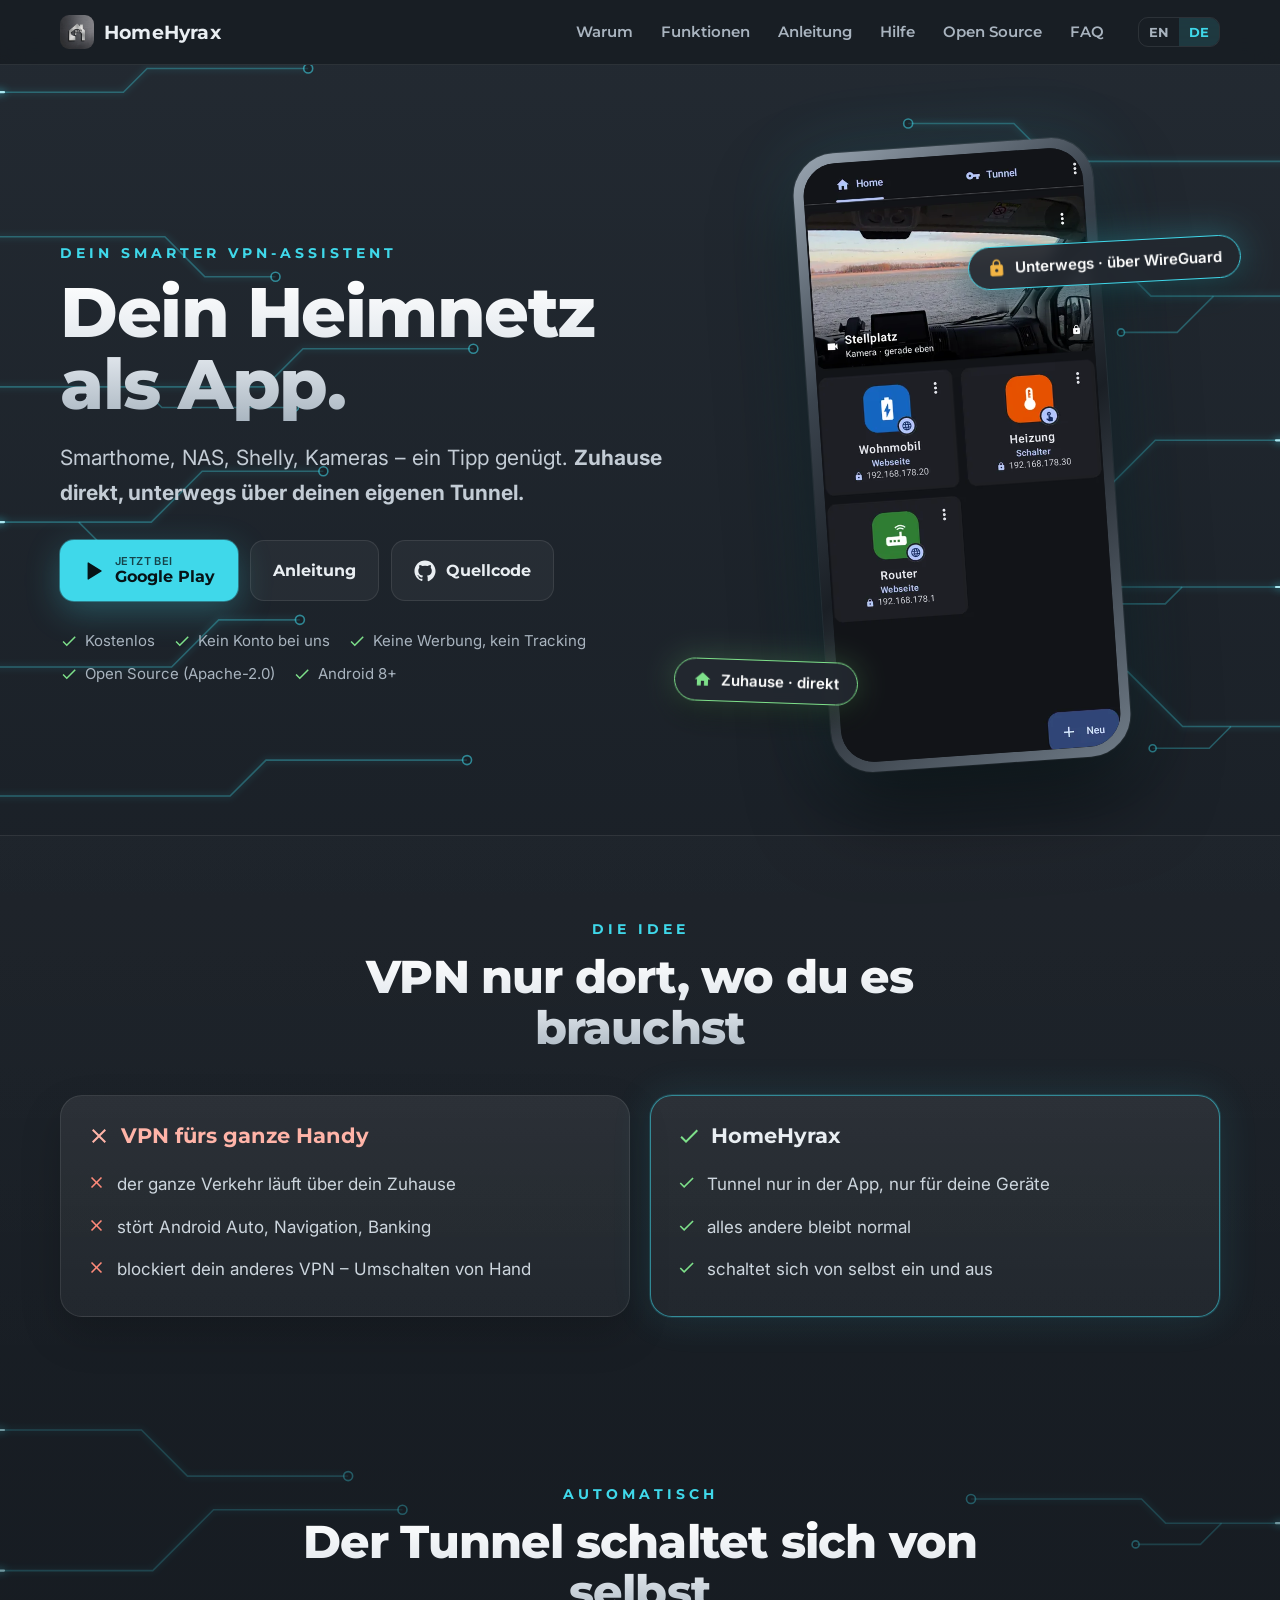
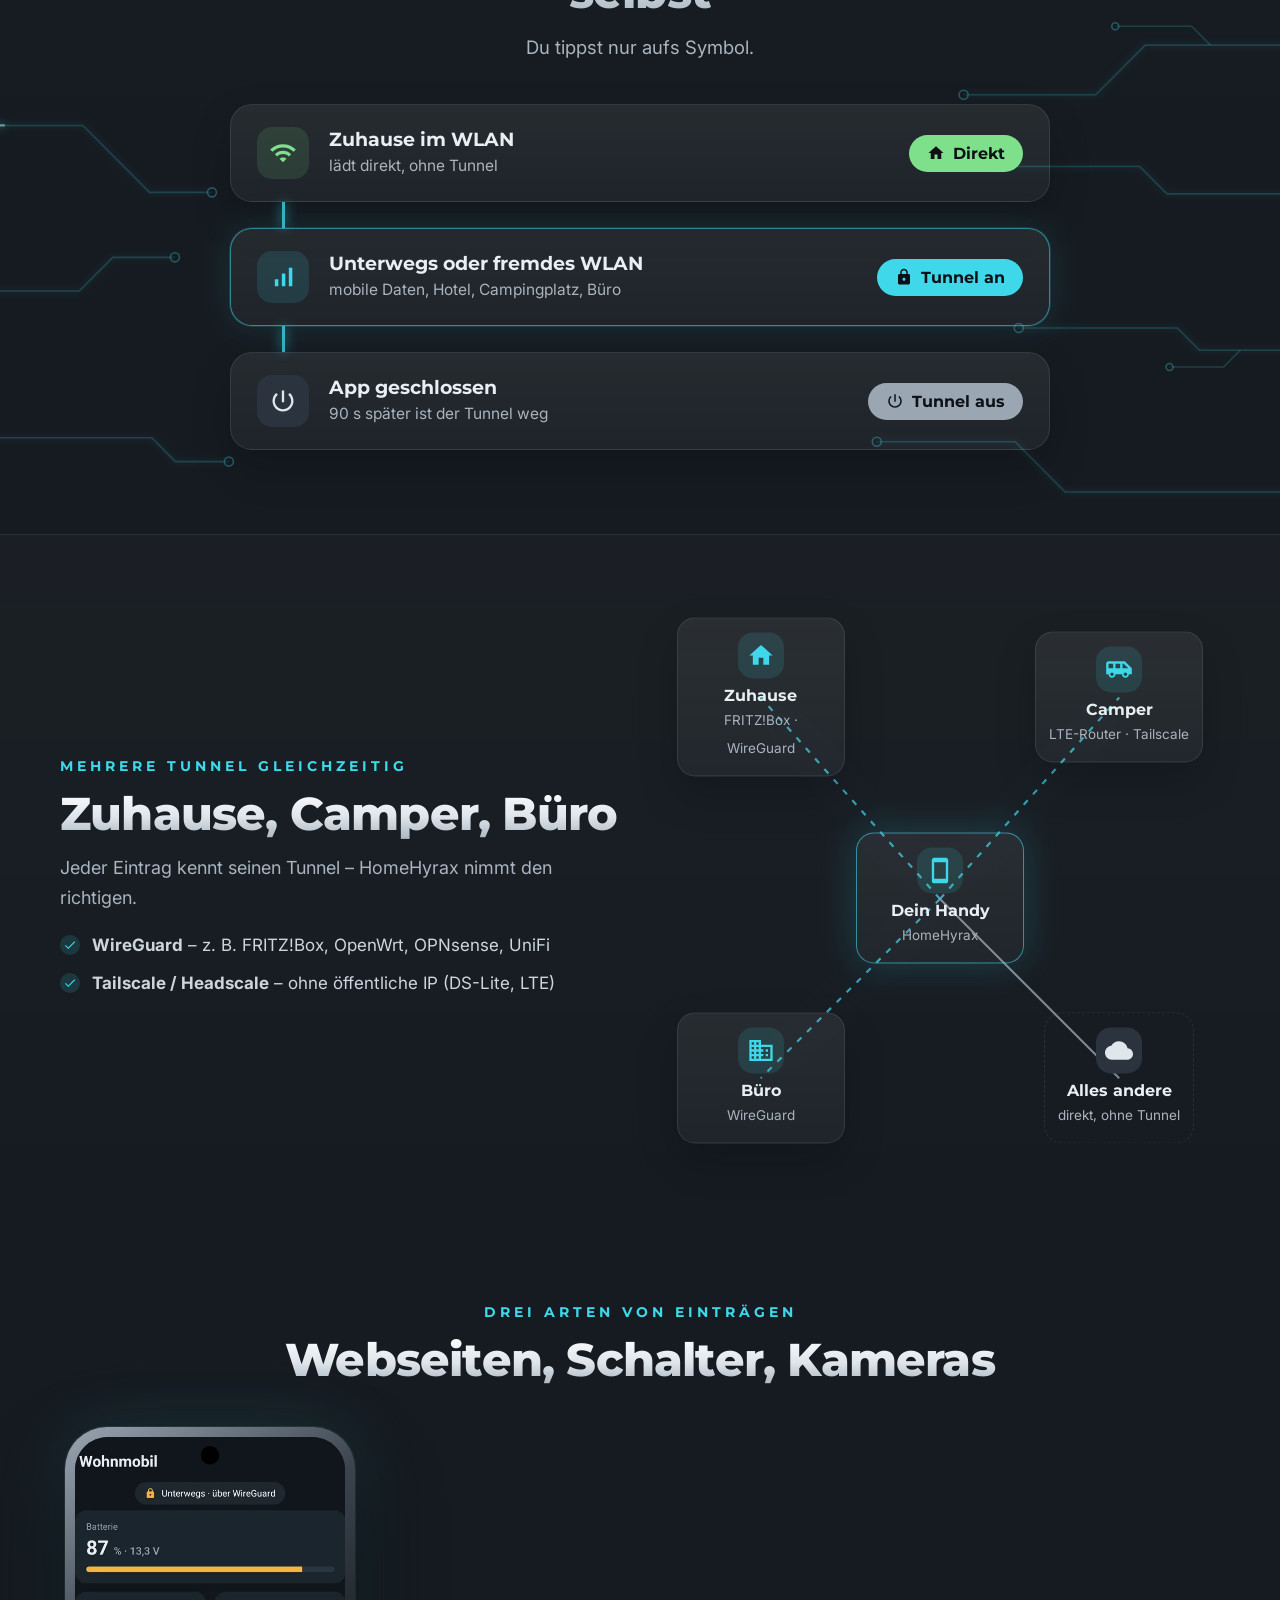
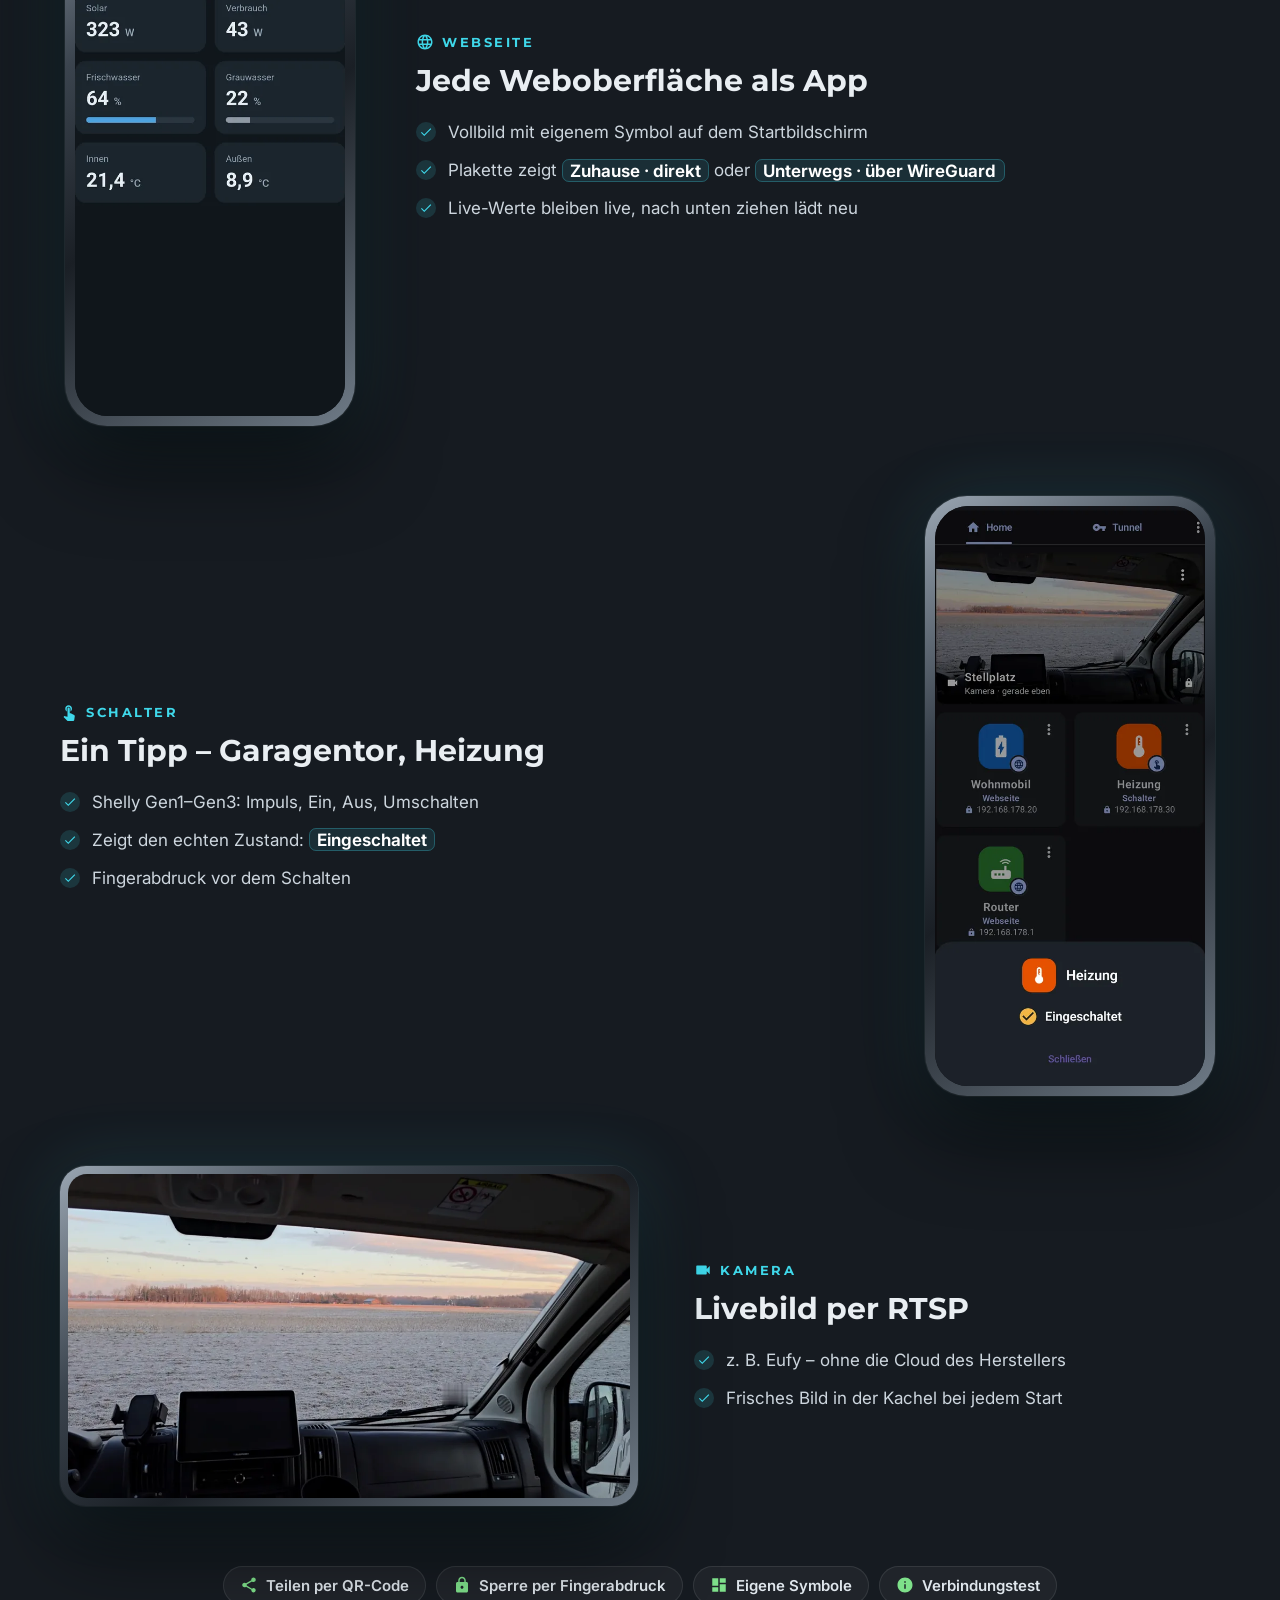
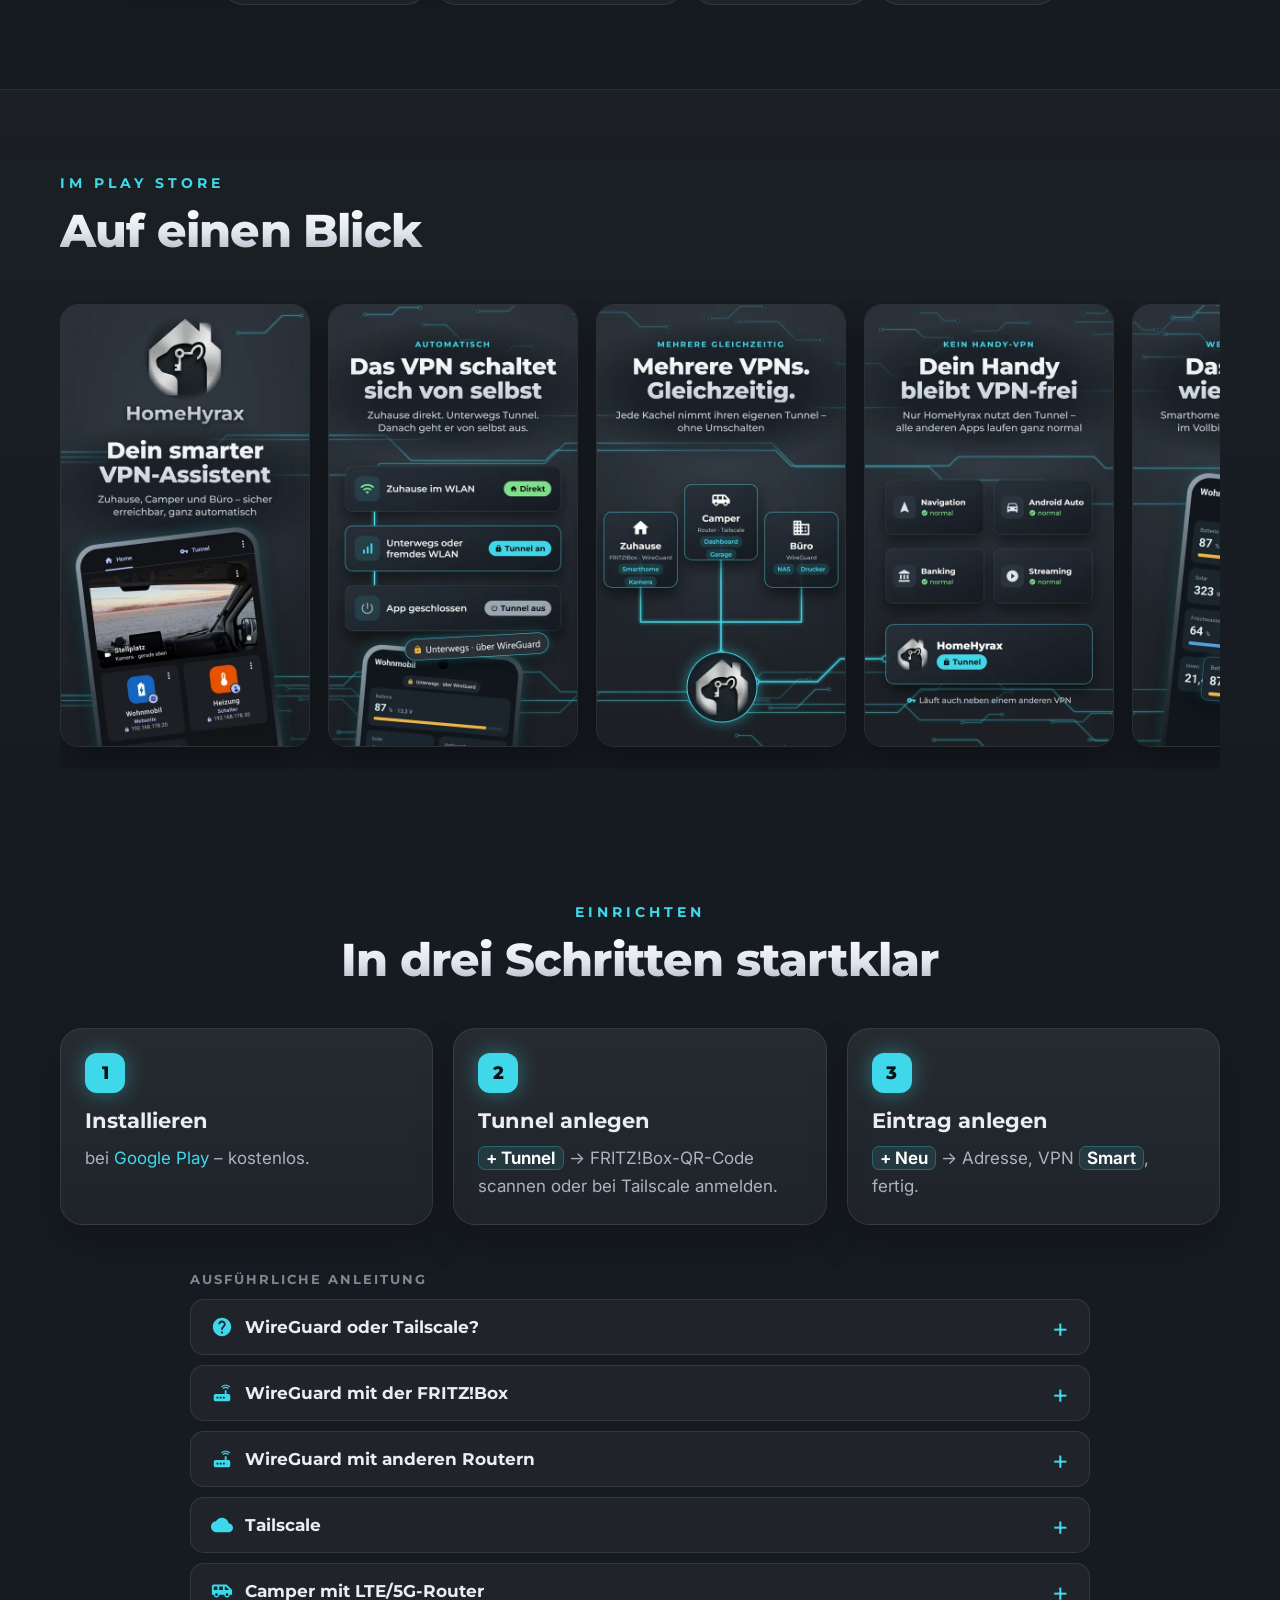
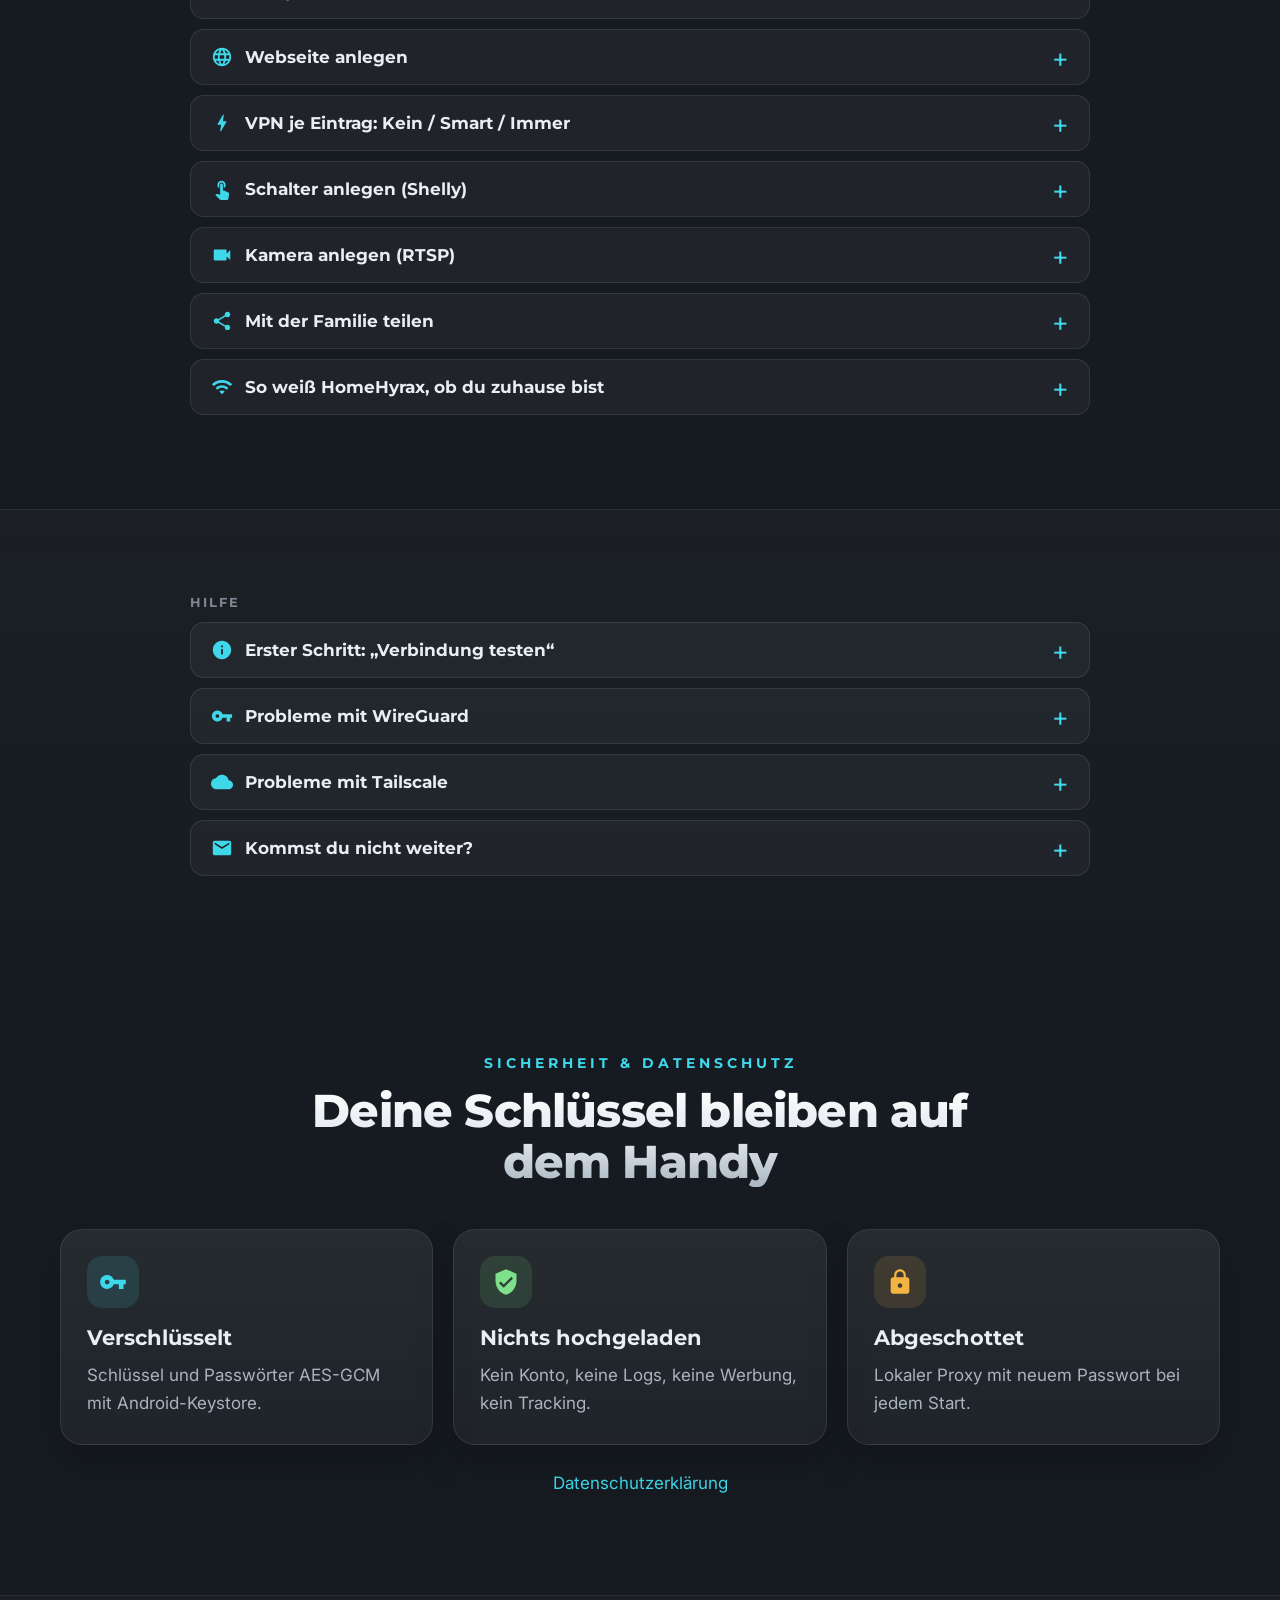
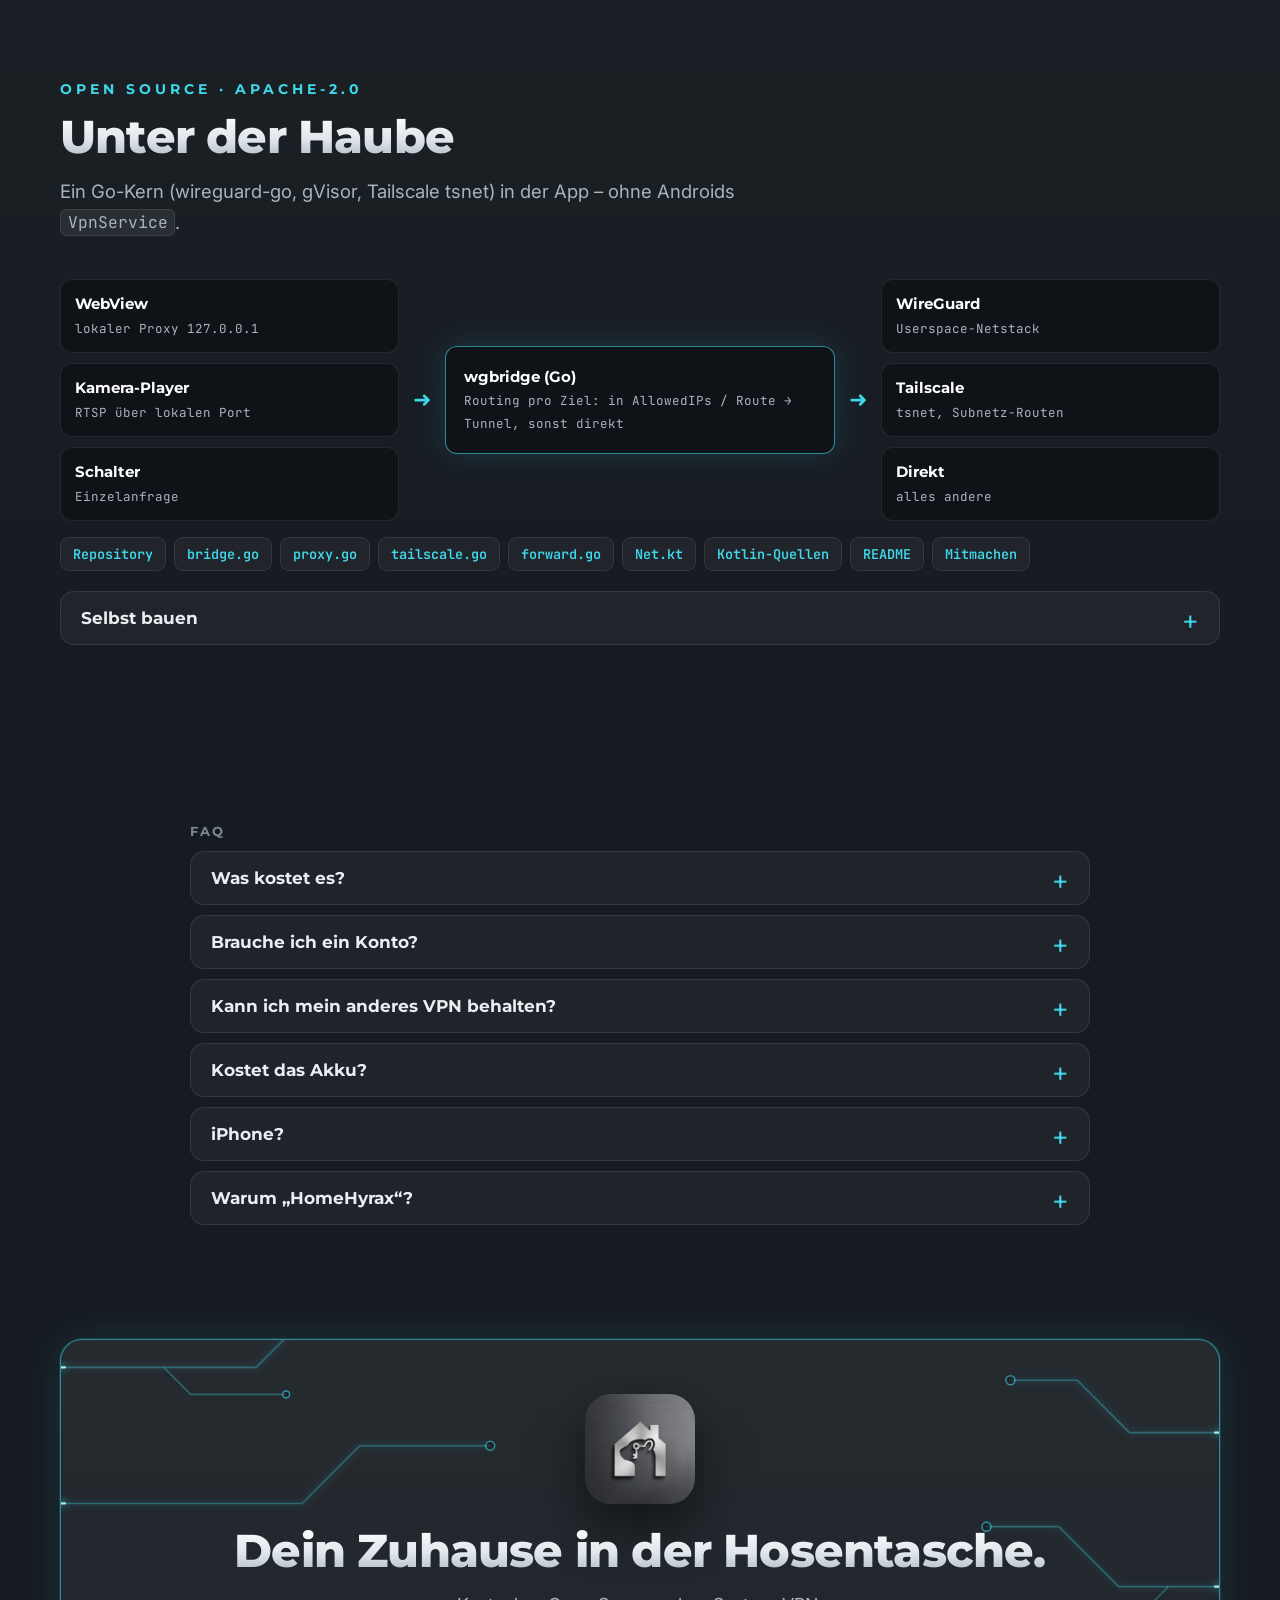
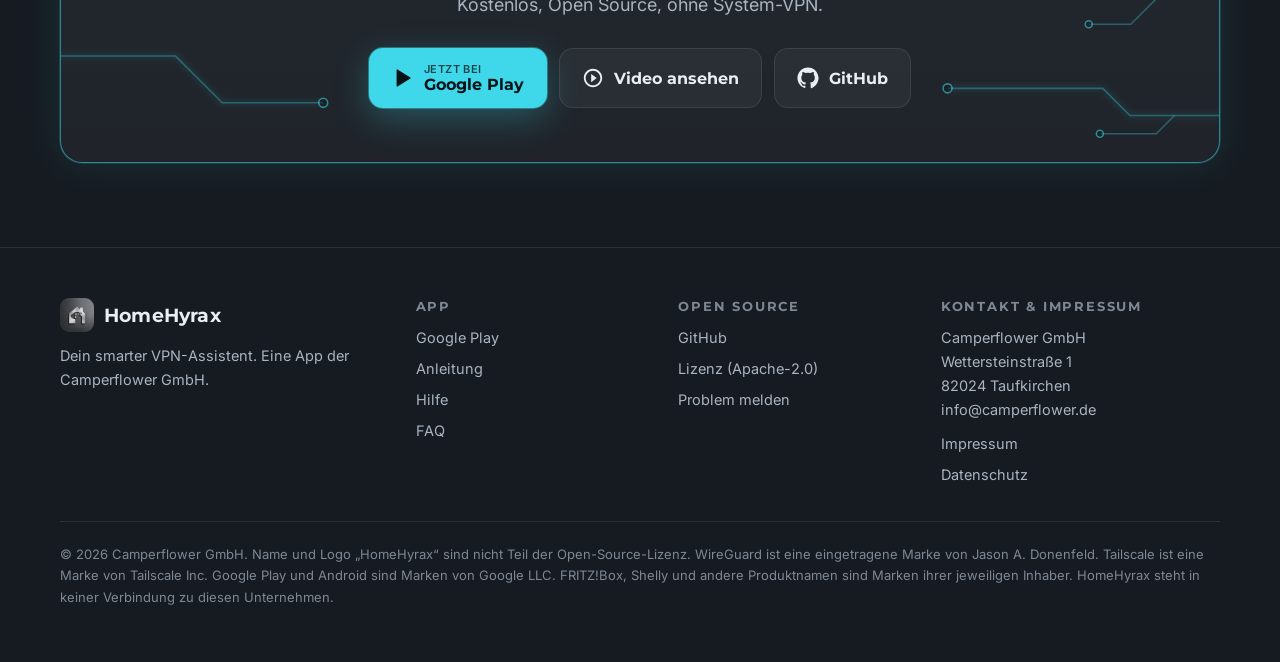
<file: public/de/index.html>
<!doctype html>
<html lang="de">
<head>
<meta charset="utf-8">
<meta name="viewport" content="width=device-width, initial-scale=1">
<title>HomeHyrax – dein smarter VPN-Assistent für Android</title>
<meta name="description" content="Weboberflächen, Schalter und Kameras in deinem Heimnetz oder Camper wie Apps öffnen – zuhause direkt, unterwegs automatisch über deinen eigenen WireGuard- oder Tailscale-Tunnel. Kein System-VPN, kostenlos, Open Source.">
<link rel="canonical" href="https://homehyrax.com/de/">
<link rel="alternate" hreflang="en" href="https://homehyrax.com/">
<link rel="alternate" hreflang="de" href="https://homehyrax.com/de/">
<link rel="alternate" hreflang="x-default" href="https://homehyrax.com/">
<meta property="og:type" content="website">
<meta property="og:locale" content="de_DE">
<meta property="og:title" content="HomeHyrax – dein smarter VPN-Assistent">
<meta property="og:description" content="Dein Heimnetz als App. Zuhause direkt, unterwegs automatisch über deinen eigenen Tunnel – ohne ein VPN einzuschalten.">
<meta property="og:url" content="https://homehyrax.com/de/">
<meta property="og:image" content="https://homehyrax.com/assets/img/og-de.jpg">
<meta name="theme-color" content="#161b21">
<link rel="icon" href="../assets/img/logo.png">
<link rel="preconnect" href="https://fonts.googleapis.com">
<link rel="preconnect" href="https://fonts.gstatic.com" crossorigin>
<link href="https://fonts.googleapis.com/css2?family=Inter:wght@400;500;600;700&family=JetBrains+Mono:wght@400;600&family=Montserrat:wght@600;700;800&display=swap" rel="stylesheet">
<link rel="stylesheet" href="../assets/style.css">
</head>
<body>
<svg xmlns="http://www.w3.org/2000/svg" style="display:none" aria-hidden="true">
<symbol id="i-wifi" viewBox="0 0 24 24" fill="currentColor"><path d="M1 9l2 2c4.97-4.97 13.03-4.97 18 0l2-2C16.93 2.93 7.08 2.93 1 9zm8 8l3 3 3-3c-1.65-1.66-4.34-1.66-6 0zm-4-4l2 2c2.76-2.76 7.24-2.76 10 0l2-2C15.14 9.14 8.87 9.14 5 13z"/></symbol>
<symbol id="i-signal" viewBox="0 0 24 24" fill="currentColor"><path d="M17 4h3v16h-3V4zM5 14h3v6H5v-6zm6-5h3v11h-3V9z"/></symbol>
<symbol id="i-power" viewBox="0 0 24 24" fill="currentColor"><path d="M13 3h-2v10h2V3zm4.83 2.17l-1.42 1.42C17.99 7.86 19 9.81 19 12c0 3.87-3.13 7-7 7s-7-3.13-7-7c0-2.19 1.01-4.14 2.58-5.42L6.17 5.17C4.23 6.82 3 9.26 3 12c0 4.97 4.03 9 9 9s9-4.03 9-9c0-2.74-1.23-5.18-3.17-6.83z"/></symbol>
<symbol id="i-lock" viewBox="0 0 24 24" fill="currentColor"><path d="M18 8h-1V6c0-2.76-2.24-5-5-5S7 3.24 7 6v2H6c-1.1 0-2 .9-2 2v10c0 1.1.9 2 2 2h12c1.1 0 2-.9 2-2V10c0-1.1-.9-2-2-2zm-6 9c-1.1 0-2-.9-2-2s.9-2 2-2 2 .9 2 2-.9 2-2 2zm3.1-9H8.9V6c0-1.71 1.39-3.1 3.1-3.1 1.71 0 3.1 1.39 3.1 3.1v2z"/></symbol>
<symbol id="i-home" viewBox="0 0 24 24" fill="currentColor"><path d="M10 20v-6h4v6h5v-8h3L12 3 2 12h3v8z"/></symbol>
<symbol id="i-check" viewBox="0 0 24 24" fill="currentColor"><path d="M9 16.17L4.83 12l-1.42 1.41L9 19 21 7l-1.41-1.41z"/></symbol>
<symbol id="i-close" viewBox="0 0 24 24" fill="currentColor"><path d="M19 6.41L17.59 5 12 10.59 6.41 5 5 6.41 10.59 12 5 17.59 6.41 19 12 13.41 17.59 19 19 17.59 13.41 12z"/></symbol>
<symbol id="i-key" viewBox="0 0 24 24" fill="currentColor"><path d="M12.65 10C11.83 7.67 9.61 6 7 6c-3.31 0-6 2.69-6 6s2.69 6 6 6c2.61 0 4.83-1.67 5.65-4H17v4h4v-4h2v-4H12.65zM7 14c-1.1 0-2-.9-2-2s.9-2 2-2 2 .9 2 2-.9 2-2 2z"/></symbol>
<symbol id="i-web" viewBox="0 0 24 24" fill="currentColor"><path d="M11.99 2C6.47 2 2 6.48 2 12s4.47 10 9.99 10C17.52 22 22 17.52 22 12S17.52 2 11.99 2zm6.93 6h-2.95c-.32-1.25-.78-2.45-1.38-3.56 1.84.63 3.37 1.91 4.330 3.56zM12 4.040c.83 1.2 1.48 2.53 1.91 3.96h-3.82c.43-1.43 1.080-2.76 1.910-3.96zM4.26 14C4.1 13.36 4 12.69 4 12s.1-1.36.26-2h3.38c-.08.66-.14 1.32-.14 2s.06 1.34.14 2H4.26zm.82 2h2.95c.32 1.25.78 2.45 1.38 3.56-1.84-.63-3.37-1.9-4.33-3.56zm2.95-8H5.08c.96-1.66 2.49-2.93 4.33-3.56C8.81 5.55 8.35 6.75 8.03 8zM12 19.96c-.83-1.2-1.48-2.53-1.91-3.96h3.82c-.43 1.43-1.08 2.76-1.91 3.96zM14.34 14H9.66c-.09-.66-.16-1.32-.16-2s.07-1.35.16-2h4.68c.09.65.16 1.32.16 2s-.07 1.34-.16 2zm.25 5.56c.6-1.11 1.06-2.31 1.38-3.56h2.95c-.96 1.65-2.49 2.93-4.33 3.56zM16.36 14c.08-.66.14-1.32.14-2s-.06-1.34-.14-2h3.38c.16.64.26 1.31.26 2s-.1 1.36-.26 2h-3.38z"/></symbol>
<symbol id="i-touch" viewBox="0 0 24 24" fill="currentColor"><path d="M9 11.24V7.5C9 6.12 10.12 5 11.5 5S14 6.12 14 7.5v3.74c1.21-.81 2-2.18 2-3.74C16 5.01 13.99 3 11.5 3S7 5.01 7 7.5c0 1.56.79 2.93 2 3.74zm9.84 4.63l-4.54-2.26c-.17-.07-.35-.11-.54-.11H13v-6c0-.83-.67-1.5-1.5-1.5S10 6.67 10 7.5v10.74l-3.43-.72c-.08-.01-.15-.03-.24-.03-.31 0-.59.13-.79.33l-.79.8 4.94 4.94c.27.27.65.44 1.06.44h6.79c.75 0 1.33-.55 1.44-1.28l.75-5.27c.01-.07.02-.14.02-.2 0-.62-.38-1.16-.91-1.38z"/></symbol>
<symbol id="i-cam" viewBox="0 0 24 24" fill="currentColor"><path d="M17 10.5V7c0-.55-.45-1-1-1H4c-.55 0-1 .45-1 1v10c0 .55.45 1 1 1h12c.55 0 1-.45 1-1v-3.5l4 4v-11l-4 4z"/></symbol>
<symbol id="i-share" viewBox="0 0 24 24" fill="currentColor"><path d="M18 16.08c-.76 0-1.44.3-1.96.77L8.91 12.7c.05-.23.09-.46.09-.7s-.04-.47-.09-.7l7.05-4.11c.54.5 1.25.81 2.04.81 1.66 0 3-1.34 3-3s-1.34-3-3-3-3 1.34-3 3c0 .24.04.47.09.7L8.04 9.81C7.5 9.31 6.79 9 6 9c-1.66 0-3 1.34-3 3s1.34 3 3 3c.79 0 1.5-.31 2.04-.81l7.12 4.16c-.05.21-.08.43-.08.65 0 1.61 1.31 2.92 2.92 2.92s2.92-1.31 2.92-2.92-1.31-2.92-2.92-2.92z"/></symbol>
<symbol id="i-shield" viewBox="0 0 24 24" fill="currentColor"><path d="M12 1L3 5v6c0 5.55 3.84 10.74 9 12 5.16-1.26 9-6.45 9-12V5l-9-4zm-2 16l-4-4 1.41-1.41L10 14.17l6.59-6.59L18 9l-8 8z"/></symbol>
<symbol id="i-github" viewBox="0 0 24 24" fill="currentColor"><path d="M12 .5C5.65.5.5 5.65.5 12c0 5.08 3.29 9.39 7.86 10.91.58.1.79-.25.79-.56v-2c-3.2.7-3.87-1.36-3.87-1.36-.52-1.33-1.28-1.69-1.28-1.690-1.05-.72.08-.7.08-.7 1.16.08 1.77 1.19 1.77 1.19 1.03 1.77 2.71 1.26 3.37.96.1-.75.4-1.26.73-1.55-2.55-.29-5.24-1.28-5.24-5.69 0-1.26.45-2.29 1.19-3.1-.12-.29-.52-1.46.11-3.05 0 0 .97-.31 3.17 1.18a11 11 0 0 1 5.77 0c2.2-1.49 3.17-1.18 3.17-1.18.63 1.59.23 2.76.11 3.05.74.81 1.19 1.84 1.19 3.1 0 4.42-2.69 5.39-5.25 5.68.41.36.78 1.06.78 2.14v3.17c0 .31.21.67.8.56C20.21 21.39 23.5 17.08 23.5 12 23.5 5.65 18.35.5 12 .5z"/></symbol>
<symbol id="i-play" viewBox="0 0 24 24" fill="currentColor"><path d="M5 3.2v17.6c0 .5.55.8.98.54l14.1-8.8a.64.64 0 0 0 0-1.08L5.98 2.66A.63.63 0 0 0 5 3.2z"/></symbol>
<symbol id="i-car" viewBox="0 0 24 24" fill="currentColor"><path d="M18.92 6.01C18.72 5.42 18.16 5 17.5 5h-11c-.66 0-1.21.42-1.42 1.01L3 12v8c0 .55.45 1 1 1h1c.55 0 1-.45 1-1v-1h12v1c0 .55.45 1 1 1h1c.55 0 1-.45 1-1v-8l-2.08-5.99zM6.5 16c-.83 0-1.5-.67-1.5-1.5S5.67 13 6.5 13s1.5.67 1.5 1.5S7.33 16 6.5 16zm11 0c-.83 0-1.5-.67-1.5-1.5s.67-1.5 1.5-1.5 1.5.67 1.5 1.5-.67 1.5-1.5 1.5zM5 11l1.5-4.5h11L19 11H5z"/></symbol>
<symbol id="i-nav" viewBox="0 0 24 24" fill="currentColor"><path d="M12 2L4.5 20.29l.71.71L12 18l6.79 3 .71-.71z"/></symbol>
<symbol id="i-bank" viewBox="0 0 24 24" fill="currentColor"><path d="M4 10v7h3v-7H4zm6 0v7h3v-7h-3zM2 22h19v-3H2v3zm14-12v7h3v-7h-3zm-4.5-9L2 6v2h19V6l-9.5-5z"/></symbol>
<symbol id="i-tv" viewBox="0 0 24 24" fill="currentColor"><path d="M21 3H3c-1.1 0-2 .9-2 2v12c0 1.1.9 2 2 2h5v2h8v-2h5c1.1 0 1.99-.9 1.99-2L23 5c0-1.1-.9-2-2-2zm0 14H3V5h18v12z"/></symbol>
<symbol id="i-router" viewBox="0 0 24 24" fill="currentColor"><path d="M20.2 5.9l.8-.8C19.6 3.7 17.8 3 16 3s-3.6.7-5 2.1l.8.8C13 4.8 14.5 4.2 16 4.2s3 .6 4.2 1.7zm-.9.8c-.9-.9-2.1-1.4-3.3-1.4s-2.4.5-3.3 1.4l.8.8c.7-.7 1.6-1 2.5-1 .9 0 1.8.3 2.5 1l.8-.8zM19 13h-2V9h-2v4H5c-1.1 0-2 .9-2 2v4c0 1.1.9 2 2 2h14c1.1 0 2-.9 2-2v-4c0-1.1-.9-2-2-2zM8 18H6v-2h2v2zm3.5 0h-2v-2h2v2zm3.5 0h-2v-2h2v2z"/></symbol>
<symbol id="i-camper" viewBox="0 0 24 24" fill="currentColor"><path d="M17 5H3c-1.1 0-2 .89-2 2v9h2c0 1.65 1.34 3 3 3s3-1.35 3-3h5.5c0 1.65 1.34 3 3 3s3-1.35 3-3H23v-5l-6-6zM3 11V7h4v4H3zm3 6.5c-.83 0-1.5-.67-1.5-1.5s.67-1.5 1.5-1.5 1.5.67 1.5 1.5-.67 1.5-1.5 1.5zM13 11H9V7h4v4zm4.5 6.5c-.83 0-1.5-.67-1.5-1.5s.67-1.5 1.5-1.5 1.5.67 1.5 1.5-.67 1.5-1.5 1.5zM15 11V7h1l4 4h-5z"/></symbol>
<symbol id="i-office" viewBox="0 0 24 24" fill="currentColor"><path d="M12 7V3H2v18h20V7H12zM6 19H4v-2h2v2zm0-4H4v-2h2v2zm0-4H4V9h2v2zm0-4H4V5h2v2zm4 12H8v-2h2v2zm0-4H8v-2h2v2zm0-4H8V9h2v2zm0-4H8V5h2v2zm10 12h-8v-2h2v-2h-2v-2h2v-2h-2V9h8v10zm-2-8h-2v2h2v-2zm0 4h-2v2h2v-2z"/></symbol>
<symbol id="i-phone" viewBox="0 0 24 24" fill="currentColor"><path d="M17 1.01L7 1c-1.1 0-2 .9-2 2v18c0 1.1.9 2 2 2h10c1.1 0 2-.9 2-2V3c0-1.1-.9-1.99-2-1.99zM17 19H7V5h10v14z"/></symbol>
<symbol id="i-code" viewBox="0 0 24 24" fill="currentColor"><path d="M9.4 16.6L4.8 12l4.6-4.6L8 6l-6 6 6 6 1.4-1.4zm5.2 0l4.6-4.6-4.6-4.6L16 6l6 6-6 6-1.4-1.4z"/></symbol>
<symbol id="i-info" viewBox="0 0 24 24" fill="currentColor"><path d="M12 2C6.48 2 2 6.48 2 12s4.48 10 10 10 10-4.48 10-10S17.52 2 12 2zm1 15h-2v-6h2v6zm0-8h-2V7h2v2z"/></symbol>
<symbol id="i-warn" viewBox="0 0 24 24" fill="currentColor"><path d="M1 21h22L12 2 1 21zm12-3h-2v-2h2v2zm0-4h-2v-4h2v4z"/></symbol>
<symbol id="i-menu" viewBox="0 0 24 24" fill="currentColor"><path d="M3 18h18v-2H3v2zm0-5h18v-2H3v2zm0-7v2h18V6H3z"/></symbol>
<symbol id="i-dash" viewBox="0 0 24 24" fill="currentColor"><path d="M3 13h8V3H3v10zm0 8h8v-6H3v6zm10 0h8V11h-8v10zm0-18v6h8V3h-8z"/></symbol>
<symbol id="i-block" viewBox="0 0 24 24" fill="currentColor"><path d="M12 2C6.48 2 2 6.48 2 12s4.48 10 10 10 10-4.48 10-10S17.52 2 12 2zM4 12c0-4.42 3.58-8 8-8 1.85 0 3.55.63 4.9 1.69L5.69 16.9C4.63 15.55 4 13.85 4 12zm8 8c-1.85 0-3.55-.63-4.9-1.69L18.31 7.1C19.37 8.45 20 10.15 20 12c0 4.42-3.58 8-8 8z"/></symbol>
<symbol id="i-qr" viewBox="0 0 24 24" fill="currentColor"><path d="M3 11h8V3H3v8zm2-6h4v4H5V5zM3 21h8v-8H3v8zm2-6h4v4H5v-4zM13 3v8h8V3h-8zm6 6h-4V5h4v4zM19 19h2v2h-2zM13 13h2v2h-2zM15 15h2v2h-2zM13 17h2v2h-2zM15 19h2v2h-2zM17 17h2v2h-2zM17 13h2v2h-2zM19 15h2v2h-2z"/></symbol>
<symbol id="i-cloud" viewBox="0 0 24 24" fill="currentColor"><path d="M19.35 10.04C18.67 6.59 15.64 4 12 4 9.11 4 6.6 5.64 5.35 8.04 2.34 8.36 0 10.91 0 14c0 3.31 2.69 6 6 6h13c2.76 0 5-2.24 5-5 0-2.64-2.05-4.78-4.65-4.96z"/></symbol>
<symbol id="i-bolt" viewBox="0 0 24 24" fill="currentColor"><path d="M11 21h-1l1-7H7.5c-.58 0-.57-.32-.38-.66.19-.34.05-.08.07-.12C8.48 10.94 10.42 7.54 13 3h1l-1 7h3.5c.49 0 .56.33.47.51l-.07.15C12.96 17.55 11 21 11 21z"/></symbol>
<symbol id="i-mail" viewBox="0 0 24 24" fill="currentColor"><path d="M20 4H4c-1.1 0-1.99.9-1.99 2L2 18c0 1.1.9 2 2 2h16c1.1 0 2-.9 2-2V6c0-1.1-.9-2-2-2zm0 4l-8 5-8-5V6l8 5 8-5v2z"/></symbol>
<symbol id="i-video" viewBox="0 0 24 24" fill="currentColor"><path d="M10 16.5l6-4.5-6-4.5v9zM12 2C6.48 2 2 6.48 2 12s4.48 10 10 10 10-4.48 10-10S17.52 2 12 2zm0 18c-4.41 0-8-3.59-8-8s3.59-8 8-8 8 3.59 8 8-3.59 8-8 8z"/></symbol>
<symbol id="i-family" viewBox="0 0 24 24" fill="currentColor"><path d="M16 11c1.66 0 2.99-1.34 2.99-3S17.66 5 16 5c-1.66 0-3 1.34-3 3s1.34 3 3 3zm-8 0c1.66 0 2.99-1.34 2.99-3S9.66 5 8 5C6.34 5 5 6.34 5 8s1.34 3 3 3zm0 2c-2.33 0-7 1.17-7 3.5V19h14v-2.5c0-2.33-4.67-3.5-7-3.5zm8 0c-.29 0-.62.02-.97.05 1.16.84 1.97 1.97 1.97 3.45V19h6v-2.5c0-2.33-4.67-3.5-7-3.5z"/></symbol>
<symbol id="i-help" viewBox="0 0 24 24" fill="currentColor"><path d="M12 2C6.48 2 2 6.48 2 12s4.48 10 10 10 10-4.48 10-10S17.52 2 12 2zm1 17h-2v-2h2v2zm2.07-7.75l-.9.92C13.45 12.9 13 13.5 13 15h-2v-.5c0-1.1.45-2.1 1.17-2.83l1.24-1.26c.37-.36.59-.86.59-1.41 0-1.1-.9-2-2-2s-2 .9-2 2H8c0-2.21 1.79-4 4-4s4 1.79 4 4c0 .88-.36 1.68-.93 2.25z"/></symbol>
</svg>

<a class="skip" href="#main">Zum Inhalt</a>

<header class="top">
  <div class="wrap">
    <a class="brand" href="#top"><img src="../assets/img/logo.png" alt="" width="34" height="34"><span>HomeHyrax</span></a>
    <nav class="nav" aria-label="Hauptmenü">
      <a href="#why">Warum</a>
      <a href="#features">Funktionen</a>
      <a href="#guide">Anleitung</a>
      <a href="#help">Hilfe</a>
      <a href="#tech">Open Source</a>
      <a href="#faq">FAQ</a>
    </nav>
    <div class="lang" aria-label="Sprache"><a href="../" hreflang="en" lang="en">EN</a><span>DE</span></div>
    <button class="menu-btn" aria-label="Menü" aria-expanded="false"><svg><use href="#i-menu"/></svg></button>
  </div>
</header>

<main id="main">
<!-- ============ HERO ============ -->
<div class="hero" id="top">
  <div class="circuit" data-seed="11"></div>
  <div class="wrap">
    <div>
      <p class="eyebrow">Dein smarter VPN-Assistent</p>
      <h1 class="metal">Dein Heimnetz als App.</h1>
      <p class="lead">Smarthome, NAS, Shelly, Kameras – ein Tipp genügt. <b>Zuhause direkt, unterwegs über deinen eigenen Tunnel.</b></p>
      <div class="cta">
        <a class="btn btn-primary" href="https://play.google.com/store/apps/details?id=de.camperflower.homehyrax&amp;hl=de"><svg><use href="#i-play"/></svg><span class="two"><small>Jetzt bei</small>Google Play</span></a>
        <a class="btn btn-ghost" href="#guide">Anleitung</a>
        <a class="btn btn-ghost" href="https://github.com/matthiasharzheim/homehyrax"><svg><use href="#i-github"/></svg>Quellcode</a>
      </div>
      <ul class="facts">
        <li><svg><use href="#i-check"/></svg>Kostenlos</li>
        <li><svg><use href="#i-check"/></svg>Kein Konto bei uns</li>
        <li><svg><use href="#i-check"/></svg>Keine Werbung, kein Tracking</li>
        <li><svg><use href="#i-check"/></svg>Open Source (Apache-2.0)</li>
        <li><svg><use href="#i-check"/></svg>Android 8+</li>
      </ul>
    </div>
    <div class="stage">
      <div class="phone"><div><img src="../assets/img/de-home.webp" alt="HomeHyrax-Startseite mit Kamera-, Webseiten- und Schalter-Kacheln" width="540" height="1080"></div></div>
      <div class="pill away"><svg class="gold"><use href="#i-lock"/></svg>Unterwegs · über WireGuard</div>
      <div class="pill home"><svg class="green"><use href="#i-home"/></svg>Zuhause · direkt</div>
    </div>
  </div>
</div>

<!-- ============ WARUM ============ -->
<section class="alt" id="why">
  <div class="wrap">
    <div class="sec-head center">
      <p class="eyebrow">Die Idee</p>
      <h2 class="metal">VPN nur dort, wo du es brauchst</h2>
    </div>
    <div class="grid g2 versus">
      <div class="card bad">
        <h3><svg width="24" height="24"><use href="#i-close"/></svg>VPN fürs ganze Handy</h3>
        <ul>
          <li><svg><use href="#i-close"/></svg>der ganze Verkehr läuft über dein Zuhause</li>
          <li><svg><use href="#i-close"/></svg>stört Android Auto, Navigation, Banking</li>
          <li><svg><use href="#i-close"/></svg>blockiert dein anderes VPN – Umschalten von Hand</li>
        </ul>
      </div>
      <div class="card good glow">
        <h3><svg width="24" height="24" style="color:var(--green)"><use href="#i-check"/></svg>HomeHyrax</h3>
        <ul>
          <li><svg><use href="#i-check"/></svg>Tunnel nur in der App, nur für deine Geräte</li>
          <li><svg><use href="#i-check"/></svg>alles andere bleibt normal</li>
          <li><svg><use href="#i-check"/></svg>schaltet sich von selbst ein und aus</li>
        </ul>
      </div>
    </div>
  </div>
</section>

<!-- ============ AUTOMATISCH ============ -->
<section id="automatic">
  <div class="circuit" data-seed="23" style="opacity:.6"></div>
  <div class="wrap" style="position:relative">
    <div class="sec-head center">
      <p class="eyebrow">Automatisch</p>
      <h2 class="metal">Der Tunnel schaltet sich von selbst</h2>
      <p>Du tippst nur aufs Symbol.</p>
    </div>
    <div class="flow">
      <div class="card">
        <div class="ico g"><svg><use href="#i-wifi"/></svg></div>
        <div class="lbl"><b>Zuhause im WLAN</b><span>lädt direkt, ohne Tunnel</span></div>
        <span class="state direct"><svg><use href="#i-home"/></svg>Direkt</span>
      </div>
      <div class="link"></div>
      <div class="card glow">
        <div class="ico c"><svg><use href="#i-signal"/></svg></div>
        <div class="lbl"><b>Unterwegs oder fremdes WLAN</b><span>mobile Daten, Hotel, Campingplatz, Büro</span></div>
        <span class="state tun"><svg><use href="#i-lock"/></svg>Tunnel an</span>
      </div>
      <div class="link"></div>
      <div class="card">
        <div class="ico"><svg><use href="#i-power"/></svg></div>
        <div class="lbl"><b>App geschlossen</b><span>90 s später ist der Tunnel weg</span></div>
        <span class="state off"><svg><use href="#i-power"/></svg>Tunnel aus</span>
      </div>
    </div>
  </div>
</section>

<!-- ============ MEHRERE ============ -->
<section class="alt" id="multi">
  <div class="wrap multi">
    <div>
      <p class="eyebrow">Mehrere Tunnel gleichzeitig</p>
      <h2 class="metal">Zuhause, Camper, Büro</h2>
      <p class="muted" style="font-size:18px">Jeder Eintrag kennt seinen Tunnel – HomeHyrax nimmt den richtigen.</p>
      <ul class="ticks">
        <li><b>WireGuard</b> – z. B. FRITZ!Box, OpenWrt, OPNsense, UniFi</li>
        <li><b>Tailscale / Headscale</b> – ohne öffentliche IP (DS-Lite, LTE)</li>
      </ul>
    </div>
    <div class="diagram" aria-label="Schaubild: Handy mit drei Tunneln und direktem Internet">
      <svg viewBox="0 0 100 92" preserveAspectRatio="none" aria-hidden="true">
        <path class="wire dash" d="M50 50 L18 14" vector-effect="non-scaling-stroke"/>
        <path class="wire dash" d="M50 50 L82 14" vector-effect="non-scaling-stroke"/>
        <path class="wire dash" d="M50 50 L18 82" vector-effect="non-scaling-stroke"/>
        <path d="M50 50 L82 82" stroke="#7d8893" stroke-width="2" fill="none" vector-effect="non-scaling-stroke"/>
      </svg>
      <div class="node me" style="left:50%;top:54%"><div class="card"><div class="ico c"><svg><use href="#i-phone"/></svg></div><b>Dein Handy</b><span>HomeHyrax</span></div></div>
      <div class="node" style="left:18%;top:15%"><div class="card"><div class="ico c"><svg><use href="#i-home"/></svg></div><b>Zuhause</b><span>FRITZ!Box · WireGuard</span></div></div>
      <div class="node" style="left:82%;top:15%"><div class="card"><div class="ico c"><svg><use href="#i-camper"/></svg></div><b>Camper</b><span>LTE-Router · Tailscale</span></div></div>
      <div class="node" style="left:18%;top:89%"><div class="card"><div class="ico c"><svg><use href="#i-office"/></svg></div><b>Büro</b><span>WireGuard</span></div></div>
      <div class="node inet" style="left:82%;top:89%"><div class="card"><div class="ico"><svg><use href="#i-cloud"/></svg></div><b>Alles andere</b><span>direkt, ohne Tunnel</span></div></div>
    </div>
  </div>
</section>

<!-- ============ FUNKTIONEN ============ -->
<section id="features">
  <div class="wrap">
    <div class="sec-head center">
      <p class="eyebrow">Drei Arten von Einträgen</p>
      <h2 class="metal">Webseiten, Schalter, Kameras</h2>
    </div>
    <div class="kinds">
      <div class="kind">
        <div class="shot"><div class="phone"><div><img src="../assets/img/de-dashboard.webp" alt="Wohnmobil-Dashboard, unterwegs über WireGuard geöffnet" width="540" height="1080" loading="lazy"></div></div></div>
        <div>
          <span class="tag"><svg><use href="#i-web"/></svg>Webseite</span>
          <h3 style="font-size:30px">Jede Weboberfläche als App</h3>
          <ul class="ticks">
            <li>Vollbild mit eigenem Symbol auf dem Startbildschirm</li>
            <li>Plakette zeigt <span class="ui">Zuhause · direkt</span> oder <span class="ui">Unterwegs · über WireGuard</span></li>
            <li>Live-Werte bleiben live, nach unten ziehen lädt neu</li>
          </ul>
        </div>
      </div>
      <div class="kind">
        <div class="shot"><div class="phone"><div><img src="../assets/img/de-switch.webp" alt="Schalter-Kachel meldet: Heizung eingeschaltet" width="540" height="1080" loading="lazy"></div></div></div>
        <div>
          <span class="tag"><svg><use href="#i-touch"/></svg>Schalter</span>
          <h3 style="font-size:30px">Ein Tipp – Garagentor, Heizung</h3>
          <ul class="ticks">
            <li>Shelly Gen1–Gen3: Impuls, Ein, Aus, Umschalten</li>
            <li>Zeigt den echten Zustand: <span class="ui">Eingeschaltet</span></li>
            <li>Fingerabdruck vor dem Schalten</li>
          </ul>
        </div>
      </div>
      <div class="kind camera">
        <div class="shot"><div class="phone wide"><div><img src="../assets/img/camera.webp" alt="Kamera-Livebild aus einem Camper" width="1080" height="609" loading="lazy"></div></div></div>
        <div>
          <span class="tag"><svg><use href="#i-cam"/></svg>Kamera</span>
          <h3 style="font-size:30px">Livebild per RTSP</h3>
          <ul class="ticks">
            <li>z. B. Eufy – ohne die Cloud des Herstellers</li>
            <li>Frisches Bild in der Kachel bei jedem Start</li>
          </ul>
        </div>
      </div>
    </div>
    <div class="chips" style="margin-top:60px">
      <span class="chip"><svg><use href="#i-share"/></svg>Teilen per QR-Code</span>
      <span class="chip"><svg><use href="#i-lock"/></svg>Sperre per Fingerabdruck</span>
      <span class="chip"><svg><use href="#i-dash"/></svg>Eigene Symbole</span>
      <span class="chip"><svg><use href="#i-info"/></svg>Verbindungstest</span>
    </div>
  </div>
</section>

<!-- ============ GALERIE ============ -->
<section class="alt" id="gallery" style="padding-bottom:50px">
  <div class="wrap">
    <div class="sec-head"><p class="eyebrow">Im Play Store</p><h2 class="metal">Auf einen Blick</h2></div>
    <div class="gallery">
      <img src="../assets/img/promo-de-1-assistent.webp" alt="Dein smarter VPN-Assistent" width="540" height="960" loading="lazy">
      <img src="../assets/img/promo-de-2-automatisch.webp" alt="Das VPN schaltet sich von selbst" width="540" height="960" loading="lazy">
      <img src="../assets/img/promo-de-3-mehrere-vpns.webp" alt="Mehrere VPNs gleichzeitig" width="540" height="960" loading="lazy">
      <img src="../assets/img/promo-de-4-handy-frei.webp" alt="Das Handy bleibt VPN-frei" width="540" height="960" loading="lazy">
      <img src="../assets/img/promo-de-5-dashboards.webp" alt="Dashboards" width="540" height="960" loading="lazy">
      <img src="../assets/img/promo-de-6-kamera-schalter.webp" alt="Kamera und Schalter" width="540" height="960" loading="lazy">
      <img src="../assets/img/promo-de-7-ohne-abo.webp" alt="Ohne Abo, Open Source" width="540" height="960" loading="lazy">
    </div>
  </div>
</section>

<!-- ============ ANLEITUNG ============ -->
<section id="guide">
  <div class="wrap">
    <div class="sec-head center">
      <p class="eyebrow">Einrichten</p>
      <h2 class="metal">In drei Schritten startklar</h2>
    </div>
    <div class="three">
      <div class="card"><span class="num">1</span><h3>Installieren</h3><p>bei <a href="https://play.google.com/store/apps/details?id=de.camperflower.homehyrax&amp;hl=de">Google Play</a> – kostenlos.</p></div>
      <div class="card"><span class="num">2</span><h3>Tunnel anlegen</h3><p><span class="ui">+ Tunnel</span> → FRITZ!Box-QR-Code scannen oder bei Tailscale anmelden.</p></div>
      <div class="card"><span class="num">3</span><h3>Eintrag anlegen</h3><p><span class="ui">+ Neu</span> → Adresse, VPN <span class="ui">Smart</span>, fertig.</p></div>
    </div>
    <div class="acc">
      <p class="acc-title">Ausführliche Anleitung</p>
<details id="g-choose"><summary><svg><use href="#i-help"/></svg>WireGuard oder Tailscale?</summary><div>
          <div class="choose">
            <div class="card glow">
              <h4><svg width="22" height="22" style="color:var(--cyan)"><use href="#i-key"/></svg>WireGuard</h4>
              <span class="best">Am schnellsten und privatesten</span>
              <ul>
                <li>Das Handy verbindet sich <b>direkt</b> mit deinem Router, niemand dazwischen</li>
                <li>Braucht einen von außen erreichbaren Anschluss: eigene öffentliche IPv4 (klassisches DSL/Glasfaser) oder IPv6</li>
                <li>In der FRITZ!Box ab FRITZ!OS 7.50 eingebaut</li>
              </ul>
            </div>
            <div class="card">
              <h4><svg width="22" height="22" style="color:var(--cyan)"><use href="#i-cloud"/></svg>Tailscale / Headscale</h4>
              <span class="best">Wenn der Router von außen nicht erreichbar ist</span>
              <ul>
                <li>Für DS-Lite, CGNAT, viele Kabel-/Glasfaseranschlüsse, LTE/5G-Router – z. B. im Camper</li>
                <li>Keine Portfreigabe: beide Seiten verbinden sich nach außen</li>
                <li>Braucht zuhause ein Gerät als Subnetz-Router (Raspberry Pi, NAS …)</li>
                <li>Anmeldung über Tailscale (für Privatnutzer kostenlos) oder deinen eigenen Headscale-Server</li>
              </ul>
            </div>
          </div>
          <div class="note info"><svg><use href="#i-info"/></svg><p><b>Unsicher?</b> Zeigt deine FRITZ!Box unter <span class="ui path">Internet → Online-Monitor</span> eine IPv4-Adresse, die nicht mit <code>100.64</code>–<code>100.127</code> beginnt, und steht in der Übersicht nichts von „DS-Lite“, klappt WireGuard in der Regel. Sonst nimm Tailscale.</p></div>
</div></details>
<details id="g-fritz"><summary><svg><use href="#i-router"/></svg>WireGuard mit der FRITZ!Box</summary><div>
          <p>Ab FRITZ!OS 7.50. Andere Router: <a href="#g-wg-other">siehe unten</a>.</p>
          <ol class="steps">
            <li>Im Browser <code>http://fritz.box</code> öffnen und anmelden.</li>
            <li><span class="ui path">Internet → Freigaben → VPN (WireGuard)</span> → <span class="ui">Verbindung hinzufügen</span>.</li>
            <li><span class="ui">Einzelgerät verbinden</span> wählen, Name z. B. „HomeHyrax Handy“, weiter.</li>
            <li>Die FRITZ!Box bittet um eine Bestätigung (Taste an der Box oder Telefon) – bestätigen.</li>
            <li>Es erscheint ein <b>QR-Code</b> – Seite offen lassen.</li>
            <li>In HomeHyrax: <span class="ui">Tunnel</span> → <span class="ui">+ Tunnel</span> → <span class="ui">QR-Code scannen</span>. Alternativ: Screenshot machen und <span class="ui">QR-Code aus Bild (Screenshot)</span> wählen, die Datei über <span class="ui">Datei wählen (.conf)</span> laden oder <span class="ui">… oder Konfiguration einfügen</span>.</li>
            <li>Speichern. Über <span class="ui">Verbindung testen</span> siehst du sofort, ob die FRITZ!Box antwortet (im Heim-WLAN kann der Test scheitern – das ist normal).</li>
          </ol>
          <div class="note"><svg><use href="#i-warn"/></svg><p><b>Eine Verbindung pro Handy.</b> Zwei Handys mit demselben Schlüssel stören sich, sobald beide gleichzeitig unterwegs sind. Für ein zweites Handy in der FRITZ!Box eine weitere Verbindung anlegen.</p></div>
          <ul class="ticks">
            <li>Die FRITZ!Box nutzt ihre MyFRITZ!-Adresse (<code>…myfritz.net</code>). HomeHyrax löst sie bei jedem Verbindungsaufbau neu auf – eine wechselnde IP ist kein Problem.</li>
            <li>Die FRITZ!Box trägt <code>0.0.0.0/0</code> (alles durch den Tunnel) in die Konfiguration ein. HomeHyrax ignoriert das bewusst: Nur die Adressen deiner Kacheln gehen durch den Tunnel.</li>
          </ul>
</div></details>
<details id="g-wg-other"><summary><svg><use href="#i-router"/></svg>WireGuard mit anderen Routern</summary><div>
          <p>HomeHyrax liest die übliche WireGuard-Konfiguration (<code>wg-quick</code>-Format). Jeder Router oder Server, der eine solche Datei oder einen QR-Code für ein Gerät („Peer“, „Client“) erzeugt, funktioniert.</p>
          <div class="tbl"><table>
            <tr><th>Gerät</th><th>Wo</th></tr>
            <tr><td>OpenWrt</td><td>Paket <code>luci-proto-wireguard</code>, Netzwerk → Schnittstellen → WireGuard, Peer hinzufügen, „Generate configuration“</td></tr>
            <tr><td>OPNsense / pfSense</td><td>VPN → WireGuard, Instanz + Peer anlegen, Client-Konfiguration exportieren</td></tr>
            <tr><td>UniFi-Gateway</td><td>Einstellungen → VPN → VPN-Server → WireGuard, Client hinzufügen, Datei herunterladen</td></tr>
            <tr><td>Synology Router, ASUS, GL.iNet …</td><td>VPN-Server → WireGuard → Client/Profil anlegen, Datei oder QR-Code</td></tr>
            <tr><td>Linux / Raspberry Pi</td><td>eigener WireGuard-Server, z. B. mit PiVPN (<code>pivpn add</code>, <code>pivpn -qr</code>)</td></tr>
          </table></div>
          <p>Die Konfiguration fürs Handy sieht so aus (Beispielwerte):</p>
<pre><code>[Interface]
PrivateKey = &lt;Schlüssel des Handys&gt;
Address = 192.168.178.201/24

[Peer]
PublicKey = &lt;Schlüssel des Routers&gt;
AllowedIPs = 192.168.178.0/24        <span class="c"># dein Heimnetz</span>
Endpoint = meinzuhause.example.net:51820
PersistentKeepalive = 25</code></pre>
          <p><b>Wichtig ist <code>AllowedIPs</code>:</b> Darin muss dein Heimnetz stehen. Nur Adressen in diesem Bereich schickt HomeHyrax durch den Tunnel. Der UDP-Port (hier <code>51820</code>) muss von außen erreichbar sein – die meisten Router geben ihn beim Einrichten des WireGuard-Servers selbst frei.</p>
</div></details>
<details id="g-ts"><summary><svg><use href="#i-cloud"/></svg>Tailscale</summary><div>
          <p>Tailscale läuft <b>in HomeHyrax</b> – die Tailscale-App und ein eingeschaltetes VPN brauchst du nicht. Du brauchst ein kostenloses Konto bei <a href="https://tailscale.com">tailscale.com</a> (oder einen eigenen <a href="https://headscale.net">Headscale</a>-Server) und <b>ein Gerät, das zuhause dauerhaft läuft</b> und Tailscale kann: Raspberry Pi, NAS (Synology, QNAP, Unraid), Linux-PC, manche Router (GL.iNet, OpenWrt). Es wird zum <b>Subnetz-Router</b> und reicht die Anfragen der App an die anderen Geräte weiter.</p>
          <h4>a) Subnetz-Router einrichten (Beispielnetz <code>192.168.178.0/24</code> – nimm deins)</h4>
          <p><b>Raspberry Pi / Linux</b></p>
<pre><code>curl -fsSL https://tailscale.com/install.sh | sh
<span class="c"># Weiterleiten erlauben (einmalig)</span>
echo 'net.ipv4.ip_forward = 1' | sudo tee /etc/sysctl.d/99-tailscale.conf
sudo sysctl -p /etc/sysctl.d/99-tailscale.conf
<span class="c"># anmelden und das Heimnetz freigeben</span>
sudo tailscale up --advertise-routes=192.168.178.0/24</code></pre>
          <p>Der letzte Befehl zeigt einen Link – im Browser öffnen und mit deinem Tailscale-Konto anmelden.</p>
          <p><b>Synology NAS (DSM 7):</b> Paket-Zentrum → <b>Tailscale</b> installieren, öffnen, anmelden. Dann per SSH: <code>sudo tailscale set --advertise-routes=192.168.178.0/24</code></p>
          <p><b>Andere Geräte:</b> Tailscale installieren und „Subnet router“ bzw. <code>--advertise-routes</code> mit deinem Heimnetz setzen.</p>
          <h4>b) Route freigeben</h4>
          <ol class="steps">
            <li><a href="https://login.tailscale.com/admin/machines">login.tailscale.com/admin/machines</a> öffnen.</li>
            <li>Beim Subnetz-Router <span class="ui">⋯ → Edit route settings</span> und die Route <b>anhaken</b>.</li>
            <li>Empfehlung: beim selben Gerät <span class="ui">⋯ → Disable key expiry</span>, damit der Router nicht nach einigen Monaten neu angemeldet werden muss.</li>
          </ol>
          <h4>c) HomeHyrax verbinden</h4>
          <ol class="steps">
            <li><span class="ui">Tunnel</span> → <span class="ui">+ Tunnel</span> → Tailscale. Bei Tailscale bleibt <span class="ui">Eigener Server (Headscale)</span> leer.</li>
            <li><span class="ui">Verbinden</span> tippen. Der Browser öffnet die Tailscale-Anmeldung – mit <b>demselben Konto</b> wie beim Subnetz-Router anmelden, dann zurück zur App.</li>
            <li>Die Karte zeigt <span class="ui">Verbunden</span> und das freigegebene Heimnetz. Noch kein Heimnetz? Dann fehlt Schritt b).</li>
          </ol>
          <p class="muted">Mit einem <b>Auth-Key</b> (Tailscale-Verwaltung → Settings → Keys) lässt sich die Anmeldung im Browser überspringen, z. B. für ein Familien-Handy. Beim Teilen per QR-Code gibt HomeHyrax den Auth-Key nie weiter.</p>
</div></details>
<details id="g-camper"><summary><svg><use href="#i-camper"/></svg>Camper mit LTE/5G-Router</summary><div>
          <p>Mobilfunk-Router sind von außen fast nie erreichbar – nimm Tailscale.</p>
          <ul class="ticks">
            <li>Größere Teltonika-Modelle (RUTX, RUTM, TRB1/TRB5) haben Tailscale als Paket (System → Package Manager, danach Services → VPN → Tailscale; siehe Teltonika-Wiki „Tailscale Configuration Example“).</li>
            <li>Kleine Modelle wie der <b>RUT200</b> haben zu wenig Speicher: einen <b>Raspberry Pi Zero 2 W</b> per WLAN oder LAN anschließen und wie oben als Subnetz-Router einrichten.</li>
            <li>Gib dem Camper einen eigenen Adressbereich (z. B. <code>192.168.50.0/24</code>), anders als zuhause – sonst werden gleiche Adressen verwechselt.</li>
          </ul>
</div></details>
<details id="g-web"><summary><svg><use href="#i-web"/></svg>Webseite anlegen</summary><div>
          <ol class="steps">
            <li><span class="ui">Home</span> → <span class="ui">+ Neu</span> → <span class="ui">Webseite</span>.</li>
            <li><span class="ui">Name</span> und <span class="ui">Adresse im Heimnetz</span>: IP oder Name, optional Port – z. B. <code>192.168.178.1</code>, <code>192.168.178.20:8123</code> oder <code>https://nas.local:5001</code>.</li>
            <li><span class="ui">VPN</span>: <span class="ui">Smart</span> und den Tunnel wählen.</li>
            <li>Auf die Symbol-Vorschau tippen: <span class="ui">Symbol wählen</span> (Symbole + Farbe) oder <span class="ui">Bild vom Handy</span>.</li>
            <li>Auf Wunsch: <span class="ui">Entsperren verlangen</span> (Fingerabdruck/Gesicht/PIN). Unter <span class="ui">Erweitert</span>: <span class="ui">Vollbild</span>, <span class="ui">Bildschirm bleibt an</span>, <span class="ui">Desktop-Webseite</span>.</li>
            <li><span class="ui">Speichern</span> oder gleich <span class="ui">Auf den Startbildschirm</span>.</li>
          </ol>
          <p class="muted">Kachel lange drücken und ziehen, um sie umzusortieren. Router und NAS nutzen oft ein selbstsigniertes Zertifikat: HomeHyrax fragt einmal und merkt sich dann genau dieses Zertifikat.</p>
</div></details>
<details id="g-vpn"><summary><svg><use href="#i-bolt"/></svg>VPN je Eintrag: Kein / Smart / Immer</summary><div>
          <div class="modes">
            <div class="card"><b><svg width="20" height="20"><use href="#i-block"/></svg>Kein</b><span class="muted">Nur direkt, ohne Tunnel – für Geräte, die du nur zuhause nutzt.</span></div>
            <div class="card on"><b><svg width="20" height="20" style="color:var(--cyan)"><use href="#i-bolt"/></svg>Smart</b><span class="muted">Zuhause direkt, unterwegs über den Tunnel. Die empfohlene Wahl.</span></div>
            <div class="card"><b><svg width="20" height="20" style="color:var(--gold)"><use href="#i-lock"/></svg>Immer</b><span class="muted">Immer über den Tunnel, auch zuhause. Kein Rückfall auf direkt.</span></div>
          </div>
</div></details>
<details id="g-switch"><summary><svg><use href="#i-touch"/></svg>Schalter anlegen (Shelly)</summary><div>
          <ol class="steps">
            <li><span class="ui">+ Neu</span> → <span class="ui">Schalter</span> → Gerät <span class="ui">Shelly</span>.</li>
            <li>Im Heim-WLAN: <span class="ui">Shelly im Heimnetz suchen</span> – HomeHyrax listet alle Shellys mit Name, Generation und ob ein Passwort gesetzt ist. Unterwegs oder nicht gefunden: <span class="ui">Manuell einrichten</span> mit IP und Generation.</li>
            <li><span class="ui">Kanal</span> (0 = erster Ausgang) und <span class="ui">Aktion</span> wählen: <span class="ui">Impuls – z. B. Garagentor</span> (kurz an, dann automatisch aus, Dauer in Sekunden), <span class="ui">Einschalten</span>, <span class="ui">Ausschalten</span> oder <span class="ui">Umschalten</span>.</li>
            <li>Hat der Shelly ein Passwort: eintragen – es wird verschlüsselt gespeichert und nur gesendet, wenn der Shelly danach fragt (Gen1 Basic, Gen2 Digest SHA-256).</li>
            <li>VPN <span class="ui">Smart</span>, Tunnel wählen, speichern.</li>
          </ol>
          <p class="muted">Beim Tippen auf die Kachel fragt HomeHyrax nach dem Fingerabdruck (abschaltbar), sendet den Befehl und zeigt den echten Zustand: <span class="ui">Eingeschaltet</span> / <span class="ui">Ausgeschaltet</span>. Beim Impuls prüft die App danach noch einmal und warnt, wenn das Relais noch an ist. Andere Geräte: <span class="ui">Eigene URL</span> – HomeHyrax ruft genau diese Adresse auf.</p>
</div></details>
<details id="g-camera"><summary><svg><use href="#i-cam"/></svg>Kamera anlegen (RTSP)</summary><div>
          <ol class="steps">
            <li>In der App der Kamera den lokalen RTSP-Stream einschalten und den Link kopieren. <b>Eufy:</b> Einstellungen → NAS (RTSP), Aufzeichnung auf <b>„immer“</b> – bei „bei Bewegung“ meldet die Kamera „Stream nicht gefunden“.</li>
            <li>HomeHyrax: <span class="ui">+ Neu</span> → <span class="ui">Kamera</span> → Link unter <span class="ui">RTSP-Adresse</span> einfügen. Benutzer und Passwort landen automatisch in eigenen Feldern.</li>
            <li>VPN <span class="ui">Smart</span>, Tunnel wählen, speichern.</li>
          </ol>
          <div class="note"><svg><use href="#i-warn"/></svg><p>Akku-Kameras ohne Basisstation (z. B. Reolink Argus, viele eufyCams) bieten meist keinen lokalen Stream. Reine Cloud-Kameras werden nicht unterstützt.</p></div>
</div></details>
<details id="g-share"><summary><svg><use href="#i-share"/></svg>Mit der Familie teilen</summary><div>
          <ol class="steps">
            <li>Auf deinem Handy: <span class="ui">⋮</span> → <span class="ui">HomeHyrax teilen</span>, Einträge und Tunnel wählen → <span class="ui">QR-Code zeigen</span> oder <span class="ui">Als Datei senden (mit Bildern)</span>.</li>
            <li>Auf dem anderen Handy: HomeHyrax installieren → <span class="ui">⋮</span> → <span class="ui">HomeHyrax übernehmen</span> → Code scannen oder <span class="ui">Empfangene Datei öffnen</span>.</li>
            <li>Eine Vorschau zeigt, was neu ist oder aktualisiert wird. Vorhandene Einträge behalten ihre Verbindung und Passwörter.</li>
          </ol>
          <div class="note"><svg><use href="#i-warn"/></svg><p>Der Code enthält Schlüssel für dein Heimnetz – nur direkt vom Bildschirm scannen lassen. Bei WireGuard besser für jedes Handy eine <b>eigene Verbindung</b> anlegen. Tailscale wird ohne Anmeldung geteilt, das andere Handy meldet sich selbst an.</p></div>
</div></details>
<details id="g-detect"><summary><svg><use href="#i-wifi"/></svg>So weiß HomeHyrax, ob du zuhause bist</summary><div>
          <ul class="ticks">
            <li><b>Mobile Daten</b> → sofort Tunnel.</li>
            <li><b>Im WLAN</b> klopft die App kurz (max. 0,8 s) direkt bei der Adresse an. Antwort → du bist zuhause, die Seite lädt direkt, und die App merkt sich dieses WLAN.</li>
            <li><b>Fremdes WLAN</b> (Hotel, Büro) → sofort Tunnel, ohne erst anzuklopfen. Klappt der Tunnel dort nicht, versucht sie doch den direkten Weg (z. B. neuer Router zuhause).</li>
            <li><b>Direktes Laden scheitert</b> → sie wechselt von selbst auf den Tunnel.</li>
            <li>Das WLAN erkennt die App an Adressbereich, Router-Adresse und Domäne – <b>nicht</b> am Namen. Deshalb braucht HomeHyrax keine Standort-Berechtigung.</li>
          </ul>
          <div class="note info"><svg><use href="#i-info"/></svg><p><b>Tipp:</b> Ein fremdes WLAN mit demselben Standardnetz wie deins (z. B. eine andere FRITZ!Box mit <code>192.168.178.x</code>), in dem zufällig etwas unter der Zieladresse antwortet, hält die App für zuhause. Abhilfe: zuhause einen eigenen Adressbereich nutzen (z. B. <code>10.20.30.0/24</code>) oder den Eintrag auf VPN <span class="ui">Immer</span> stellen.</p></div>
</div></details>
    </div>
  </div>
</section>

<!-- ============ HILFE ============ -->
<section class="alt" id="help">
  <div class="wrap">
    <div class="acc">
      <p class="acc-title">Hilfe</p>
      <details><summary><svg><use href="#i-info"/></svg>Erster Schritt: „Verbindung testen“</summary><div>
        <p>Auf der Tunnel-Karte <span class="ui">Verbindung testen</span> tippen. Bei Tailscale zeigt HomeHyrax je Eintrag, ob die Adresse in einem freigegebenen Netz liegt, über welches Gerät sie läuft (direkt oder über ein Relais), ob es antwortet und ob das Ziel erreichbar ist. Unter <span class="ui">Details</span> steht das Tailscale-Protokoll mit <span class="ui">Protokoll kopieren</span>.</p>
      </div></details>
      <details><summary><svg><use href="#i-key"/></svg>Probleme mit WireGuard</summary><div>
        <div class="tbl"><table>
          <tr><th>Meldung / Verhalten</th><th>Ursache und Lösung</th></tr>
          <tr><td>„Keine Antwort vom Heimnetz“</td><td>Router von außen nicht erreichbar: DS-Lite/CGNAT → Tailscale. Sonst Portfreigabe und <code>Endpoint</code> prüfen.</td></tr>
          <tr><td>Adresse des Heimnetzes nicht gefunden</td><td>DynDNS-/MyFRITZ!-Adresse falsch oder nicht aktiv.</td></tr>
          <tr><td>Tunnel steht, Seite lädt nicht</td><td>Adresse nicht in <code>AllowedIPs</code> – Heimnetz ergänzen.</td></tr>
          <tr><td>Klappt mit einem Handy, mit zwei nicht</td><td>Gleicher Schlüssel auf beiden – je Handy eine Verbindung.</td></tr>
        </table></div>
      </div></details>
      <details><summary><svg><use href="#i-cloud"/></svg>Probleme mit Tailscale</summary><div>
        <div class="tbl"><table>
          <tr><th>Ergebnis</th><th>Ursache und Lösung</th></tr>
          <tr><td>In keinem freigegebenen Netz</td><td>Route nicht angekündigt oder in der Verwaltung nicht freigegeben.</td></tr>
          <tr><td>Router offline</td><td>Subnetz-Router aus oder Schlüssel abgelaufen – Ablauf abschalten.</td></tr>
          <tr><td>Tunnel OK, Verbindung fehlgeschlagen</td><td>Router leitet nicht weiter: IP-Weiterleitung einschalten, Firewall prüfen, Tailscale aktualisieren.</td></tr>
          <tr><td>Anmeldung hängt</td><td>Anderes Konto als beim Subnetz-Router – dasselbe nehmen.</td></tr>
        </table></div>
        <p class="muted">Über ein Tailscale-Relais (DERP) ist es langsamer, klappt aber und bleibt Ende-zu-Ende verschlüsselt.</p>
      </div></details>
      <details><summary><svg><use href="#i-mail"/></svg>Kommst du nicht weiter?</summary><div>
        <p>Fehlen Teile einer Seite, müssen deren Adressen auch durch den Tunnel. Nach einem Absturz zeigt HomeHyrax einen Bericht mit <span class="ui">Kopieren</span> – hochgeladen wird nichts. Schreib an <a href="mailto:info@camperflower.de">info@camperflower.de</a> oder eröffne ein <a href="https://github.com/matthiasharzheim/homehyrax/issues">Issue auf GitHub</a>.</p>
      </div></details>
    </div>
  </div>
</section>

<!-- ============ SICHERHEIT ============ -->
<section id="security">
  <div class="wrap">
    <div class="sec-head center">
      <p class="eyebrow">Sicherheit &amp; Datenschutz</p>
      <h2 class="metal">Deine Schlüssel bleiben auf dem Handy</h2>
    </div>
    <div class="grid g3">
      <div class="card"><div class="ico c"><svg><use href="#i-key"/></svg></div><h3>Verschlüsselt</h3><p class="muted">Schlüssel und Passwörter AES-GCM mit Android-Keystore.</p></div>
      <div class="card"><div class="ico g"><svg><use href="#i-shield"/></svg></div><h3>Nichts hochgeladen</h3><p class="muted">Kein Konto, keine Logs, keine Werbung, kein Tracking.</p></div>
      <div class="card"><div class="ico y"><svg><use href="#i-lock"/></svg></div><h3>Abgeschottet</h3><p class="muted">Lokaler Proxy mit neuem Passwort bei jedem Start.</p></div>
    </div>
    <p class="muted" style="text-align:center;margin-top:24px"><a href="https://camperflower.de/homehyrax-datenschutz/">Datenschutzerklärung</a></p>
  </div>
</section>

<!-- ============ TECHNIK ============ -->
<section class="alt" id="tech">
  <div class="wrap">
    <div class="sec-head">
      <p class="eyebrow">Open Source · Apache-2.0</p>
      <h2 class="metal">Unter der Haube</h2>
      <p>Ein Go-Kern (wireguard-go, gVisor, Tailscale tsnet) in der App – ohne Androids <code>VpnService</code>.</p>
    </div>
    <div class="arch-flow arch">
      <div class="arch-col">
        <div class="box"><b>WebView</b><span>lokaler Proxy 127.0.0.1</span></div>
        <div class="box"><b>Kamera-Player</b><span>RTSP über lokalen Port</span></div>
        <div class="box"><b>Schalter</b><span>Einzelanfrage</span></div>
      </div>
      <div class="arrow">➜</div>
      <div class="box core"><b>wgbridge (Go)</b><span>Routing pro Ziel: in AllowedIPs / Route → Tunnel, sonst direkt</span></div>
      <div class="arrow">➜</div>
      <div class="arch-col">
        <div class="box"><b>WireGuard</b><span>Userspace-Netstack</span></div>
        <div class="box"><b>Tailscale</b><span>tsnet, Subnetz-Routen</span></div>
        <div class="box"><b>Direkt</b><span>alles andere</span></div>
      </div>
    </div>
    <div class="links">
      <a href="https://github.com/matthiasharzheim/homehyrax">Repository</a>
      <a href="https://github.com/matthiasharzheim/homehyrax/blob/main/wgbridge/bridge.go">bridge.go</a>
      <a href="https://github.com/matthiasharzheim/homehyrax/blob/main/wgbridge/proxy.go">proxy.go</a>
      <a href="https://github.com/matthiasharzheim/homehyrax/blob/main/wgbridge/tailscale.go">tailscale.go</a>
      <a href="https://github.com/matthiasharzheim/homehyrax/blob/main/wgbridge/forward.go">forward.go</a>
      <a href="https://github.com/matthiasharzheim/homehyrax/blob/main/app/src/main/java/de/camperflower/homehyrax/Net.kt">Net.kt</a>
      <a href="https://github.com/matthiasharzheim/homehyrax/tree/main/app/src/main/java/de/camperflower/homehyrax">Kotlin-Quellen</a>
      <a href="https://github.com/matthiasharzheim/homehyrax/blob/main/README.de.md">README</a>
      <a href="https://github.com/matthiasharzheim/homehyrax/blob/main/CONTRIBUTING.md">Mitmachen</a>
    </div>
    <details style="margin-top:20px"><summary>Selbst bauen</summary><div>
<pre><code>git clone https://github.com/matthiasharzheim/homehyrax
cd homehyrax
export ANDROID_HOME=/pfad/zum/sdk
export ANDROID_NDK_HOME=$ANDROID_HOME/ndk/28.2.13676358
./build-go.sh                      <span class="c"># Go-Tests + gomobile → AAR</span>
./gradlew lintRelease assembleRelease</code></pre>
      <p class="muted">Die Go-Tests laufen gegen einen echten zweiten WireGuard-Peer und einen Tailscale-Testserver im Prozess.</p>
    </div></details>
  </div>
</section>

<!-- ============ FAQ ============ -->
<section id="faq">
  <div class="wrap" style="max-width:900px">
    <p class="acc-title">FAQ</p>
    <details><summary>Was kostet es?</summary><div><p>Nichts. Kein Abo, keine Werbung. Tailscale ist für Privatnutzer kostenlos.</p></div></details>
    <details><summary>Brauche ich ein Konto?</summary><div><p>Nicht bei uns. WireGuard braucht gar keins; Tailscale nutzt dein Tailscale-Konto oder deinen eigenen Headscale.</p></div></details>
    <details><summary>Kann ich mein anderes VPN behalten?</summary><div><p>Ja. HomeHyrax belegt nicht den VPN-Platz von Android.</p></div></details>
    <details><summary>Kostet das Akku?</summary><div><p>Nein. Den Tunnel gibt es nur, solange ein Eintrag offen ist; 90 s nach dem Schließen ist er weg.</p></div></details>
    <details><summary>iPhone?</summary><div><p>Derzeit nicht – Android ab 8.0.</p></div></details>
    <details><summary>Warum „HomeHyrax“?</summary><div><p>Der Klippschliefer (englisch „hyrax“) lebt in Felsspalten und schlüpft durch enge Lücken – wie der Tunnel in dein Heimnetz.</p></div></details>
  </div>
</section>

<!-- ============ ABSCHLUSS ============ -->
<section class="final" style="padding-top:20px">
  <div class="wrap">
    <div class="card glow">
      <div class="circuit" data-seed="5"></div>
      <div style="position:relative">
        <img class="logo" src="../assets/img/logo.png" alt="HomeHyrax-Logo" width="110" height="110">
        <h2 class="metal">Dein Zuhause in der Hosentasche.</h2>
        <p class="muted" style="font-size:18px;margin-bottom:28px">Kostenlos, Open Source, ohne System-VPN.</p>
        <div class="cta">
          <a class="btn btn-primary" href="https://play.google.com/store/apps/details?id=de.camperflower.homehyrax&amp;hl=de"><svg><use href="#i-play"/></svg><span class="two"><small>Jetzt bei</small>Google Play</span></a>
          <a class="btn btn-ghost" href="https://youtu.be/3NmrLRUmTbg"><svg><use href="#i-video"/></svg>Video ansehen</a>
          <a class="btn btn-ghost" href="https://github.com/matthiasharzheim/homehyrax"><svg><use href="#i-github"/></svg>GitHub</a>
        </div>
      </div>
    </div>
  </div>
</section>
</main>

<footer>
  <div class="wrap">
    <div class="cols">
      <div>
        <a class="brand" href="#top"><img src="../assets/img/logo.png" alt="" width="34" height="34"><span>HomeHyrax</span></a>
        <p style="margin-top:12px">Dein smarter VPN-Assistent. Eine App der Camperflower GmbH.</p>
      </div>
      <div>
        <h5>App</h5>
        <ul>
          <li><a href="https://play.google.com/store/apps/details?id=de.camperflower.homehyrax&amp;hl=de">Google Play</a></li>
          <li><a href="#guide">Anleitung</a></li>
          <li><a href="#help">Hilfe</a></li>
          <li><a href="#faq">FAQ</a></li>
        </ul>
      </div>
      <div>
        <h5>Open Source</h5>
        <ul>
          <li><a href="https://github.com/matthiasharzheim/homehyrax">GitHub</a></li>
          <li><a href="https://github.com/matthiasharzheim/homehyrax/blob/main/LICENSE">Lizenz (Apache-2.0)</a></li>
          <li><a href="https://github.com/matthiasharzheim/homehyrax/issues">Problem melden</a></li>
        </ul>
      </div>
      <div>
        <h5>Kontakt &amp; Impressum</h5>
        <address>Camperflower GmbH<br>Wettersteinstraße 1<br>82024 Taufkirchen<br><a href="mailto:info@camperflower.de">info@camperflower.de</a></address>
        <ul style="margin-top:10px">
          <li><a href="https://camperflower.de/impressum/">Impressum</a></li>
          <li><a href="https://camperflower.de/homehyrax-datenschutz/">Datenschutz</a></li>
        </ul>
      </div>
    </div>
    <p class="legal">© 2026 Camperflower GmbH. Name und Logo „HomeHyrax“ sind nicht Teil der Open-Source-Lizenz. WireGuard ist eine eingetragene Marke von Jason A. Donenfeld. Tailscale ist eine Marke von Tailscale Inc. Google Play und Android sind Marken von Google LLC. FRITZ!Box, Shelly und andere Produktnamen sind Marken ihrer jeweiligen Inhaber. HomeHyrax steht in keiner Verbindung zu diesen Unternehmen.</p>
  </div>
</footer>
<script src="../assets/site.js" defer></script>
</body>
</html>
</file>
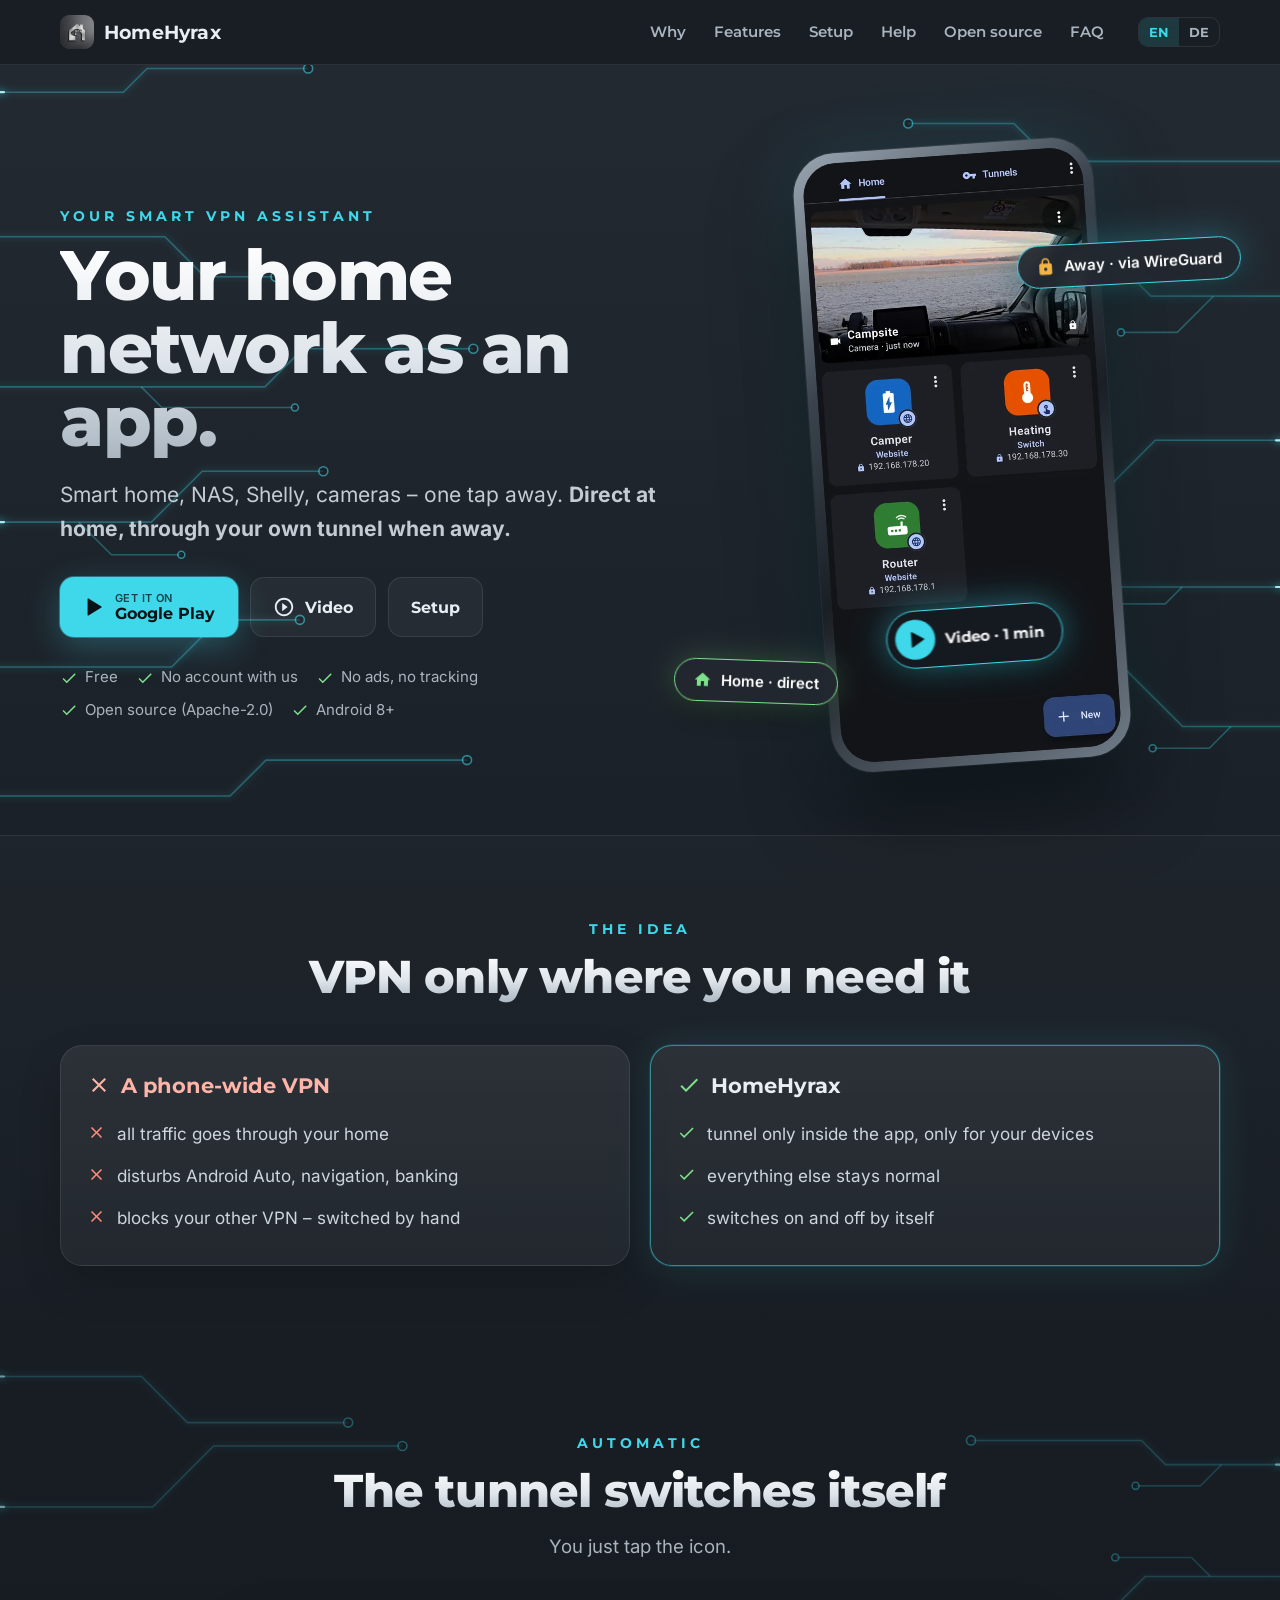
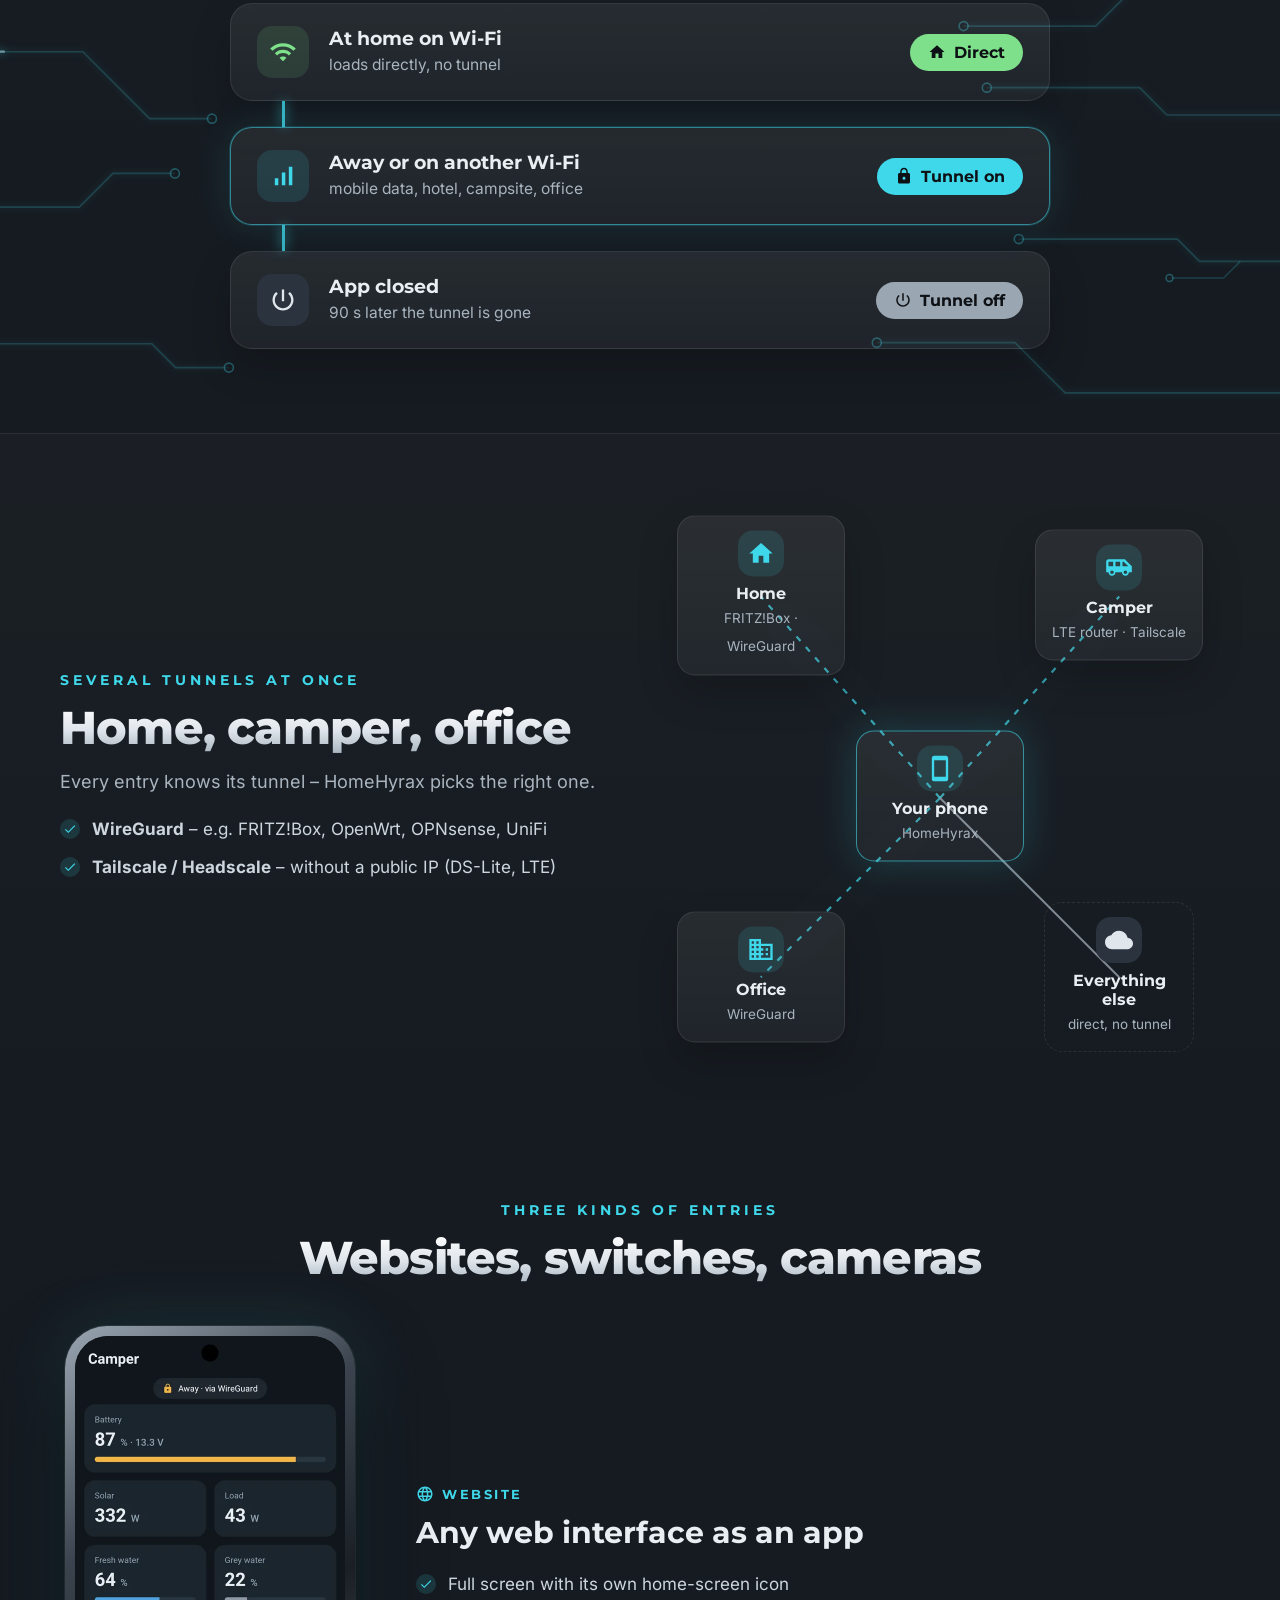
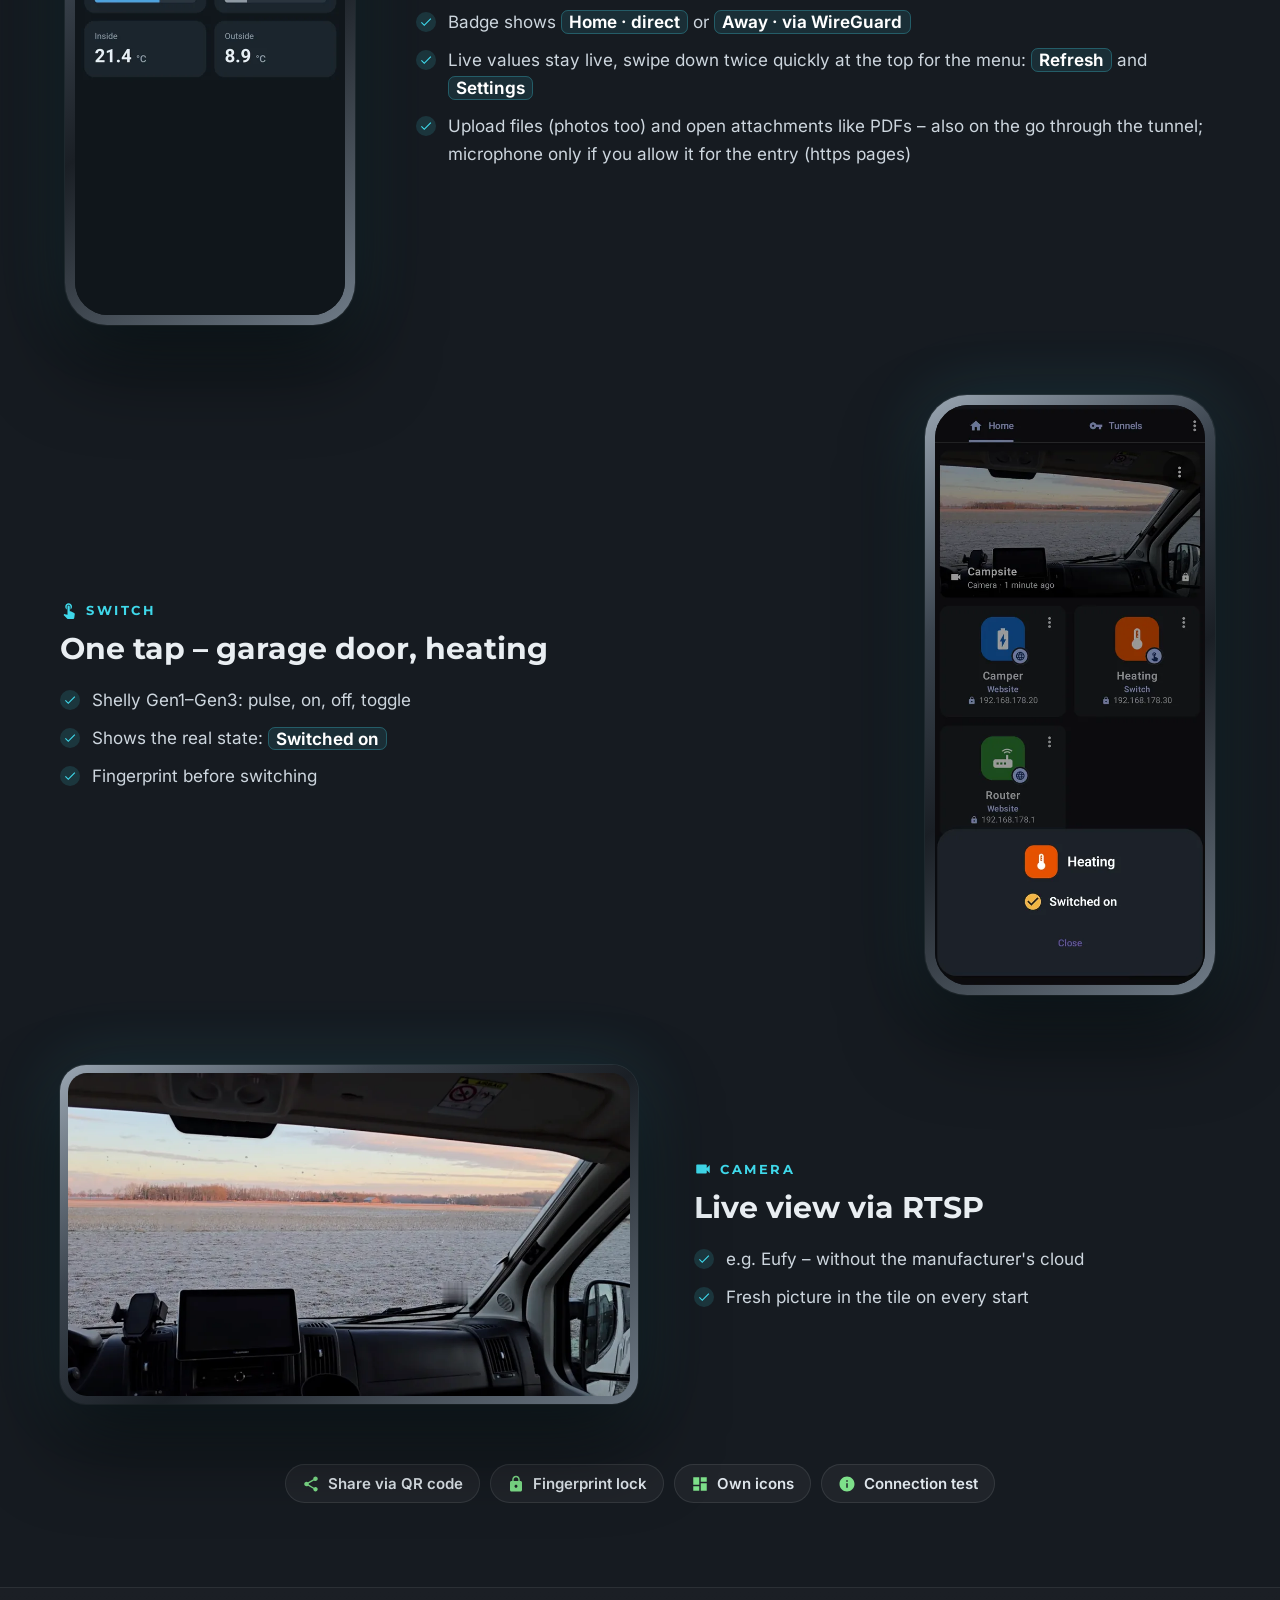
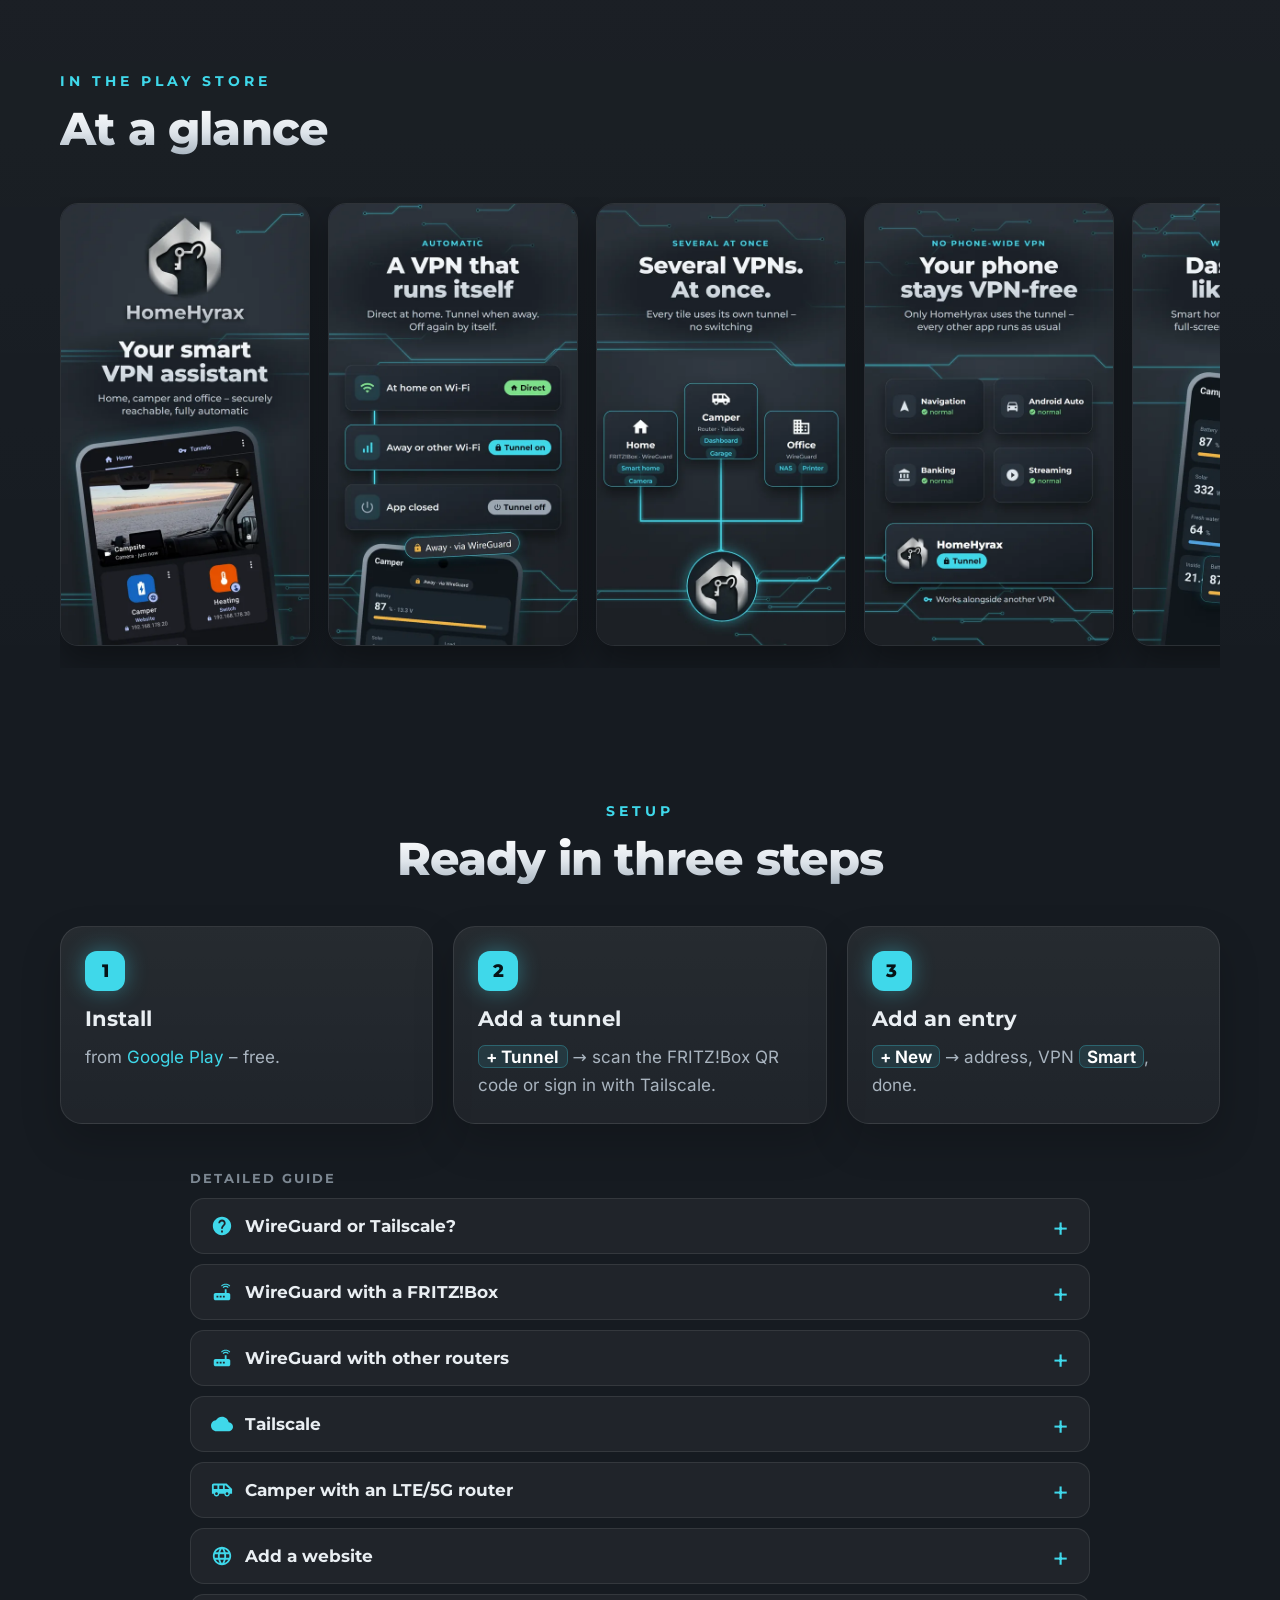
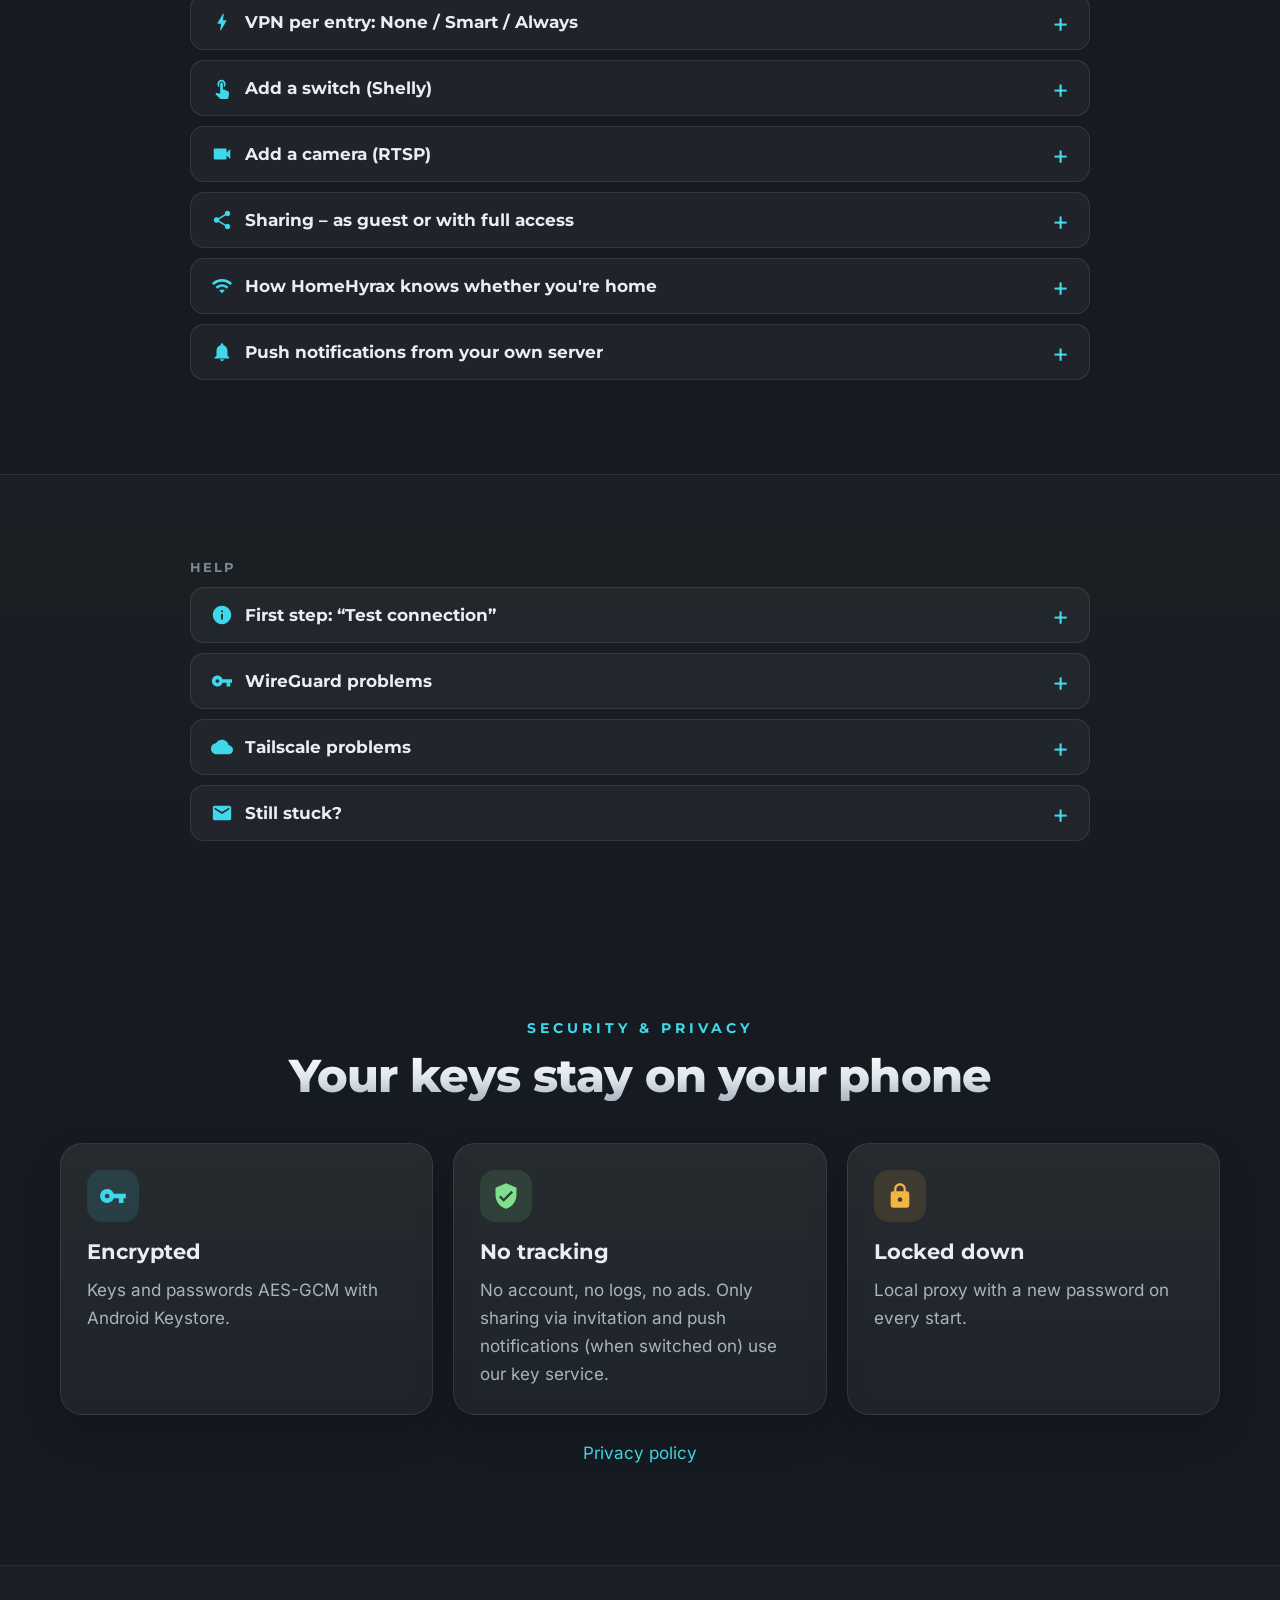
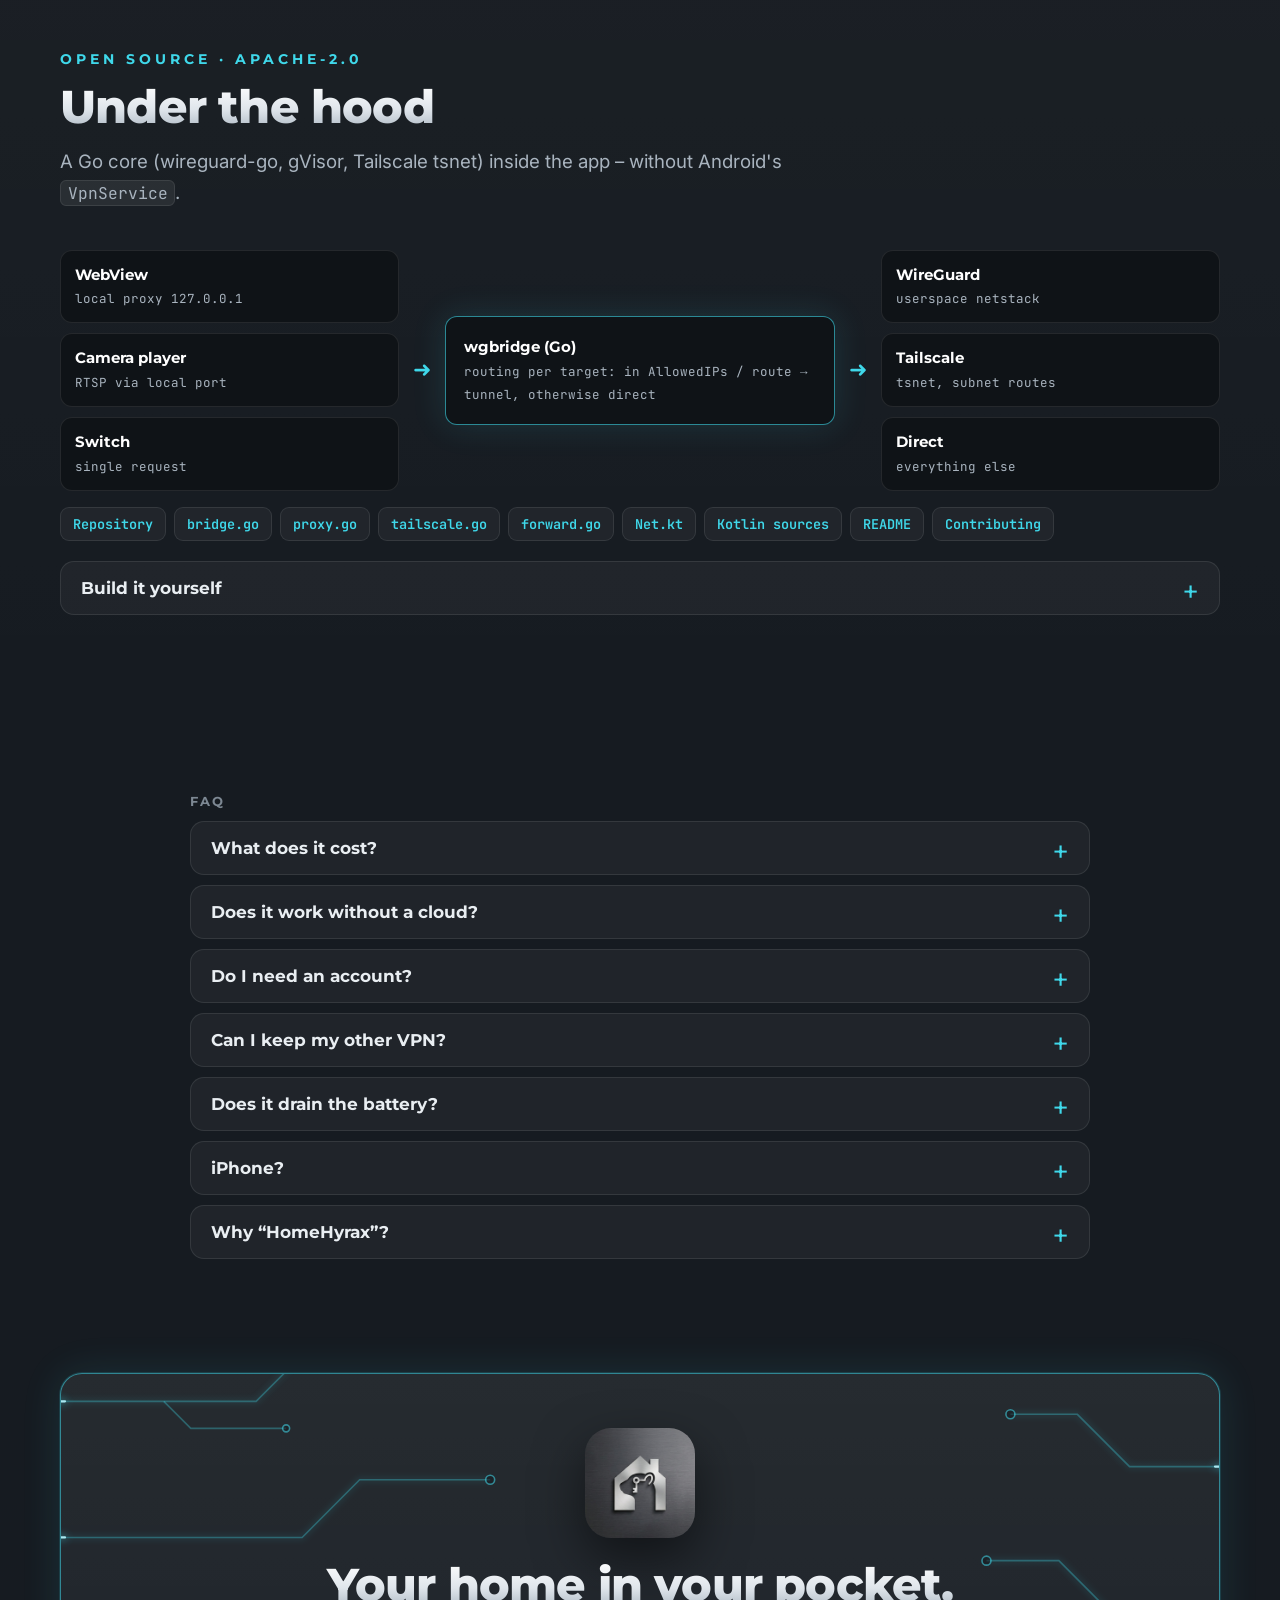
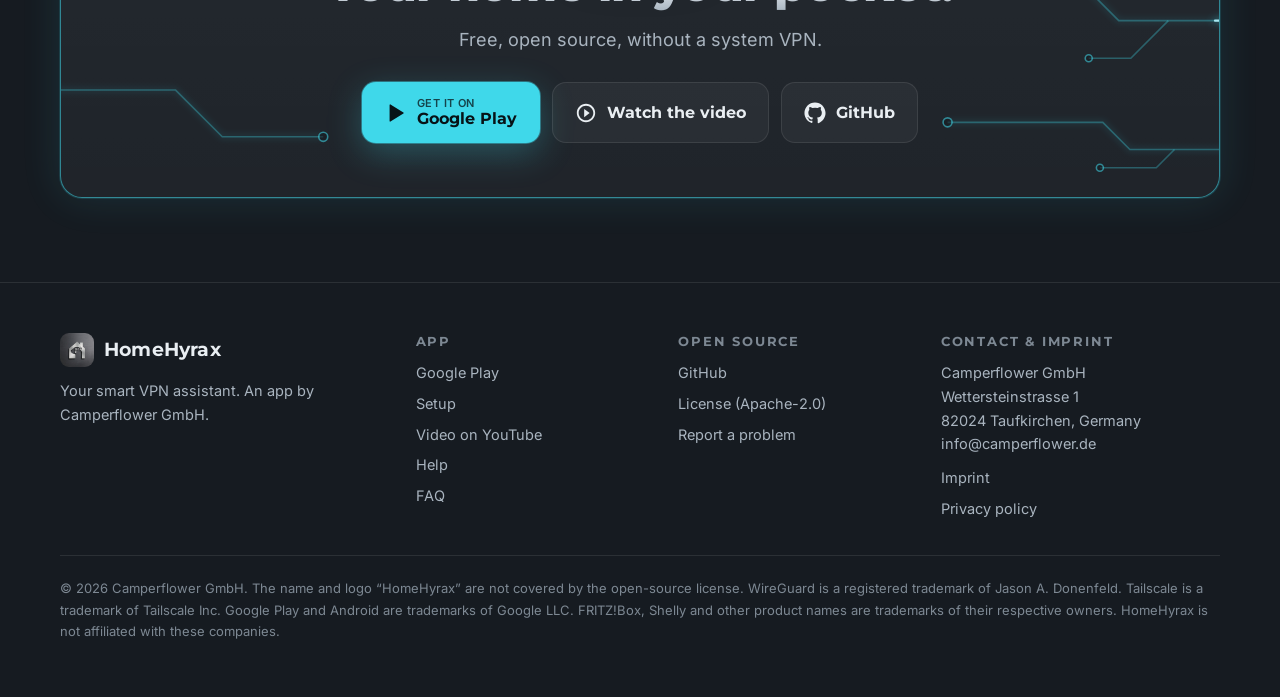
<file: site/public/index.html>
<!doctype html>
<html lang="en">
<head>
<meta charset="utf-8">
<meta name="viewport" content="width=device-width, initial-scale=1">
<title>HomeHyrax – your smart VPN assistant for Android</title>
<meta name="description" content="Open the web interfaces, switches and cameras of your home network or camper like apps – directly at home, automatically through your own WireGuard or Tailscale tunnel when away. No system VPN, free, open source.">
<link rel="canonical" href="https://homehyrax.com/">
<link rel="alternate" hreflang="en" href="https://homehyrax.com/">
<link rel="alternate" hreflang="de" href="https://homehyrax.com/de/">
<link rel="alternate" hreflang="x-default" href="https://homehyrax.com/">
<meta property="og:type" content="website">
<meta property="og:title" content="HomeHyrax – your smart VPN assistant">
<meta property="og:description" content="Your home network as an app. Directly at home, automatically through your own tunnel when away – without switching on a VPN.">
<meta property="og:url" content="https://homehyrax.com/">
<meta property="og:image" content="https://homehyrax.com/assets/img/promo-en-1-assistent.webp">
<meta name="theme-color" content="#161b21">
<link rel="icon" href="assets/img/logo.png">
<link rel="stylesheet" href="assets/style.css">
</head>
<body>
<svg xmlns="http://www.w3.org/2000/svg" style="display:none" aria-hidden="true">
<symbol id="i-wifi" viewBox="0 0 24 24" fill="currentColor"><path d="M1 9l2 2c4.97-4.97 13.03-4.97 18 0l2-2C16.93 2.93 7.08 2.93 1 9zm8 8l3 3 3-3c-1.65-1.66-4.34-1.66-6 0zm-4-4l2 2c2.76-2.76 7.24-2.76 10 0l2-2C15.14 9.14 8.87 9.14 5 13z"/></symbol>
<symbol id="i-signal" viewBox="0 0 24 24" fill="currentColor"><path d="M17 4h3v16h-3V4zM5 14h3v6H5v-6zm6-5h3v11h-3V9z"/></symbol>
<symbol id="i-power" viewBox="0 0 24 24" fill="currentColor"><path d="M13 3h-2v10h2V3zm4.83 2.17l-1.42 1.42C17.99 7.86 19 9.81 19 12c0 3.87-3.13 7-7 7s-7-3.13-7-7c0-2.19 1.01-4.14 2.58-5.42L6.17 5.17C4.23 6.82 3 9.26 3 12c0 4.97 4.03 9 9 9s9-4.03 9-9c0-2.74-1.23-5.18-3.17-6.83z"/></symbol>
<symbol id="i-lock" viewBox="0 0 24 24" fill="currentColor"><path d="M18 8h-1V6c0-2.76-2.24-5-5-5S7 3.24 7 6v2H6c-1.1 0-2 .9-2 2v10c0 1.1.9 2 2 2h12c1.1 0 2-.9 2-2V10c0-1.1-.9-2-2-2zm-6 9c-1.1 0-2-.9-2-2s.9-2 2-2 2 .9 2 2-.9 2-2 2zm3.1-9H8.9V6c0-1.71 1.39-3.1 3.1-3.1 1.71 0 3.1 1.39 3.1 3.1v2z"/></symbol>
<symbol id="i-home" viewBox="0 0 24 24" fill="currentColor"><path d="M10 20v-6h4v6h5v-8h3L12 3 2 12h3v8z"/></symbol>
<symbol id="i-check" viewBox="0 0 24 24" fill="currentColor"><path d="M9 16.17L4.83 12l-1.42 1.41L9 19 21 7l-1.41-1.41z"/></symbol>
<symbol id="i-close" viewBox="0 0 24 24" fill="currentColor"><path d="M19 6.41L17.59 5 12 10.59 6.41 5 5 6.41 10.59 12 5 17.59 6.41 19 12 13.41 17.59 19 19 17.59 13.41 12z"/></symbol>
<symbol id="i-key" viewBox="0 0 24 24" fill="currentColor"><path d="M12.65 10C11.83 7.67 9.61 6 7 6c-3.31 0-6 2.69-6 6s2.69 6 6 6c2.61 0 4.83-1.67 5.65-4H17v4h4v-4h2v-4H12.65zM7 14c-1.1 0-2-.9-2-2s.9-2 2-2 2 .9 2 2-.9 2-2 2z"/></symbol>
<symbol id="i-web" viewBox="0 0 24 24" fill="currentColor"><path d="M11.99 2C6.47 2 2 6.48 2 12s4.47 10 9.99 10C17.52 22 22 17.52 22 12S17.52 2 11.99 2zm6.93 6h-2.95c-.32-1.25-.78-2.45-1.38-3.56 1.84.63 3.37 1.91 4.330 3.56zM12 4.040c.83 1.2 1.48 2.53 1.91 3.96h-3.82c.43-1.43 1.080-2.76 1.910-3.96zM4.26 14C4.1 13.36 4 12.69 4 12s.1-1.36.26-2h3.38c-.08.66-.14 1.32-.14 2s.06 1.34.14 2H4.26zm.82 2h2.95c.32 1.25.78 2.45 1.38 3.56-1.84-.63-3.37-1.9-4.33-3.56zm2.95-8H5.08c.96-1.66 2.49-2.93 4.33-3.56C8.81 5.55 8.35 6.75 8.03 8zM12 19.96c-.83-1.2-1.48-2.53-1.91-3.96h3.82c-.43 1.43-1.08 2.76-1.91 3.96zM14.34 14H9.66c-.09-.66-.16-1.32-.16-2s.07-1.35.16-2h4.68c.09.65.16 1.32.16 2s-.07 1.34-.16 2zm.25 5.56c.6-1.11 1.06-2.31 1.38-3.56h2.95c-.96 1.65-2.49 2.93-4.33 3.56zM16.36 14c.08-.66.14-1.32.14-2s-.06-1.34-.14-2h3.38c.16.64.26 1.31.26 2s-.1 1.36-.26 2h-3.38z"/></symbol>
<symbol id="i-touch" viewBox="0 0 24 24" fill="currentColor"><path d="M9 11.24V7.5C9 6.12 10.12 5 11.5 5S14 6.12 14 7.5v3.74c1.21-.81 2-2.18 2-3.74C16 5.01 13.99 3 11.5 3S7 5.01 7 7.5c0 1.56.79 2.93 2 3.74zm9.84 4.63l-4.54-2.26c-.17-.07-.35-.11-.54-.11H13v-6c0-.83-.67-1.5-1.5-1.5S10 6.67 10 7.5v10.74l-3.43-.72c-.08-.01-.15-.03-.24-.03-.31 0-.59.13-.79.33l-.79.8 4.94 4.94c.27.27.65.44 1.06.44h6.79c.75 0 1.33-.55 1.44-1.28l.75-5.27c.01-.07.02-.14.02-.2 0-.62-.38-1.16-.91-1.38z"/></symbol>
<symbol id="i-cam" viewBox="0 0 24 24" fill="currentColor"><path d="M17 10.5V7c0-.55-.45-1-1-1H4c-.55 0-1 .45-1 1v10c0 .55.45 1 1 1h12c.55 0 1-.45 1-1v-3.5l4 4v-11l-4 4z"/></symbol>
<symbol id="i-share" viewBox="0 0 24 24" fill="currentColor"><path d="M18 16.08c-.76 0-1.44.3-1.96.77L8.91 12.7c.05-.23.09-.46.09-.7s-.04-.47-.09-.7l7.05-4.11c.54.5 1.25.81 2.04.81 1.66 0 3-1.34 3-3s-1.34-3-3-3-3 1.34-3 3c0 .24.04.47.09.7L8.04 9.81C7.5 9.31 6.79 9 6 9c-1.66 0-3 1.34-3 3s1.34 3 3 3c.79 0 1.5-.31 2.04-.81l7.12 4.16c-.05.21-.08.43-.08.65 0 1.61 1.31 2.92 2.92 2.92s2.92-1.31 2.92-2.92-1.31-2.92-2.92-2.92z"/></symbol>
<symbol id="i-shield" viewBox="0 0 24 24" fill="currentColor"><path d="M12 1L3 5v6c0 5.55 3.84 10.74 9 12 5.16-1.26 9-6.45 9-12V5l-9-4zm-2 16l-4-4 1.41-1.41L10 14.17l6.59-6.59L18 9l-8 8z"/></symbol>
<symbol id="i-github" viewBox="0 0 24 24" fill="currentColor"><path d="M12 .5C5.65.5.5 5.65.5 12c0 5.08 3.29 9.39 7.86 10.91.58.1.79-.25.79-.56v-2c-3.2.7-3.87-1.36-3.87-1.36-.52-1.33-1.28-1.69-1.28-1.690-1.05-.72.08-.7.08-.7 1.16.08 1.77 1.19 1.77 1.19 1.03 1.77 2.71 1.26 3.37.96.1-.75.4-1.26.73-1.55-2.55-.29-5.24-1.28-5.24-5.69 0-1.26.45-2.29 1.19-3.1-.12-.29-.52-1.46.11-3.05 0 0 .97-.31 3.17 1.18a11 11 0 0 1 5.77 0c2.2-1.49 3.17-1.18 3.17-1.18.63 1.59.23 2.76.11 3.05.74.81 1.19 1.84 1.19 3.1 0 4.42-2.69 5.39-5.25 5.68.41.36.78 1.06.78 2.14v3.17c0 .31.21.67.8.56C20.21 21.39 23.5 17.08 23.5 12 23.5 5.65 18.35.5 12 .5z"/></symbol>
<symbol id="i-play" viewBox="0 0 24 24" fill="currentColor"><path d="M5 3.2v17.6c0 .5.55.8.98.54l14.1-8.8a.64.64 0 0 0 0-1.08L5.98 2.66A.63.63 0 0 0 5 3.2z"/></symbol>
<symbol id="i-car" viewBox="0 0 24 24" fill="currentColor"><path d="M18.92 6.01C18.72 5.42 18.16 5 17.5 5h-11c-.66 0-1.21.42-1.42 1.01L3 12v8c0 .55.45 1 1 1h1c.55 0 1-.45 1-1v-1h12v1c0 .55.45 1 1 1h1c.55 0 1-.45 1-1v-8l-2.08-5.99zM6.5 16c-.83 0-1.5-.67-1.5-1.5S5.67 13 6.5 13s1.5.67 1.5 1.5S7.33 16 6.5 16zm11 0c-.83 0-1.5-.67-1.5-1.5s.67-1.5 1.5-1.5 1.5.67 1.5 1.5-.67 1.5-1.5 1.5zM5 11l1.5-4.5h11L19 11H5z"/></symbol>
<symbol id="i-nav" viewBox="0 0 24 24" fill="currentColor"><path d="M12 2L4.5 20.29l.71.71L12 18l6.79 3 .71-.71z"/></symbol>
<symbol id="i-bank" viewBox="0 0 24 24" fill="currentColor"><path d="M4 10v7h3v-7H4zm6 0v7h3v-7h-3zM2 22h19v-3H2v3zm14-12v7h3v-7h-3zm-4.5-9L2 6v2h19V6l-9.5-5z"/></symbol>
<symbol id="i-tv" viewBox="0 0 24 24" fill="currentColor"><path d="M21 3H3c-1.1 0-2 .9-2 2v12c0 1.1.9 2 2 2h5v2h8v-2h5c1.1 0 1.99-.9 1.99-2L23 5c0-1.1-.9-2-2-2zm0 14H3V5h18v12z"/></symbol>
<symbol id="i-router" viewBox="0 0 24 24" fill="currentColor"><path d="M20.2 5.9l.8-.8C19.6 3.7 17.8 3 16 3s-3.6.7-5 2.1l.8.8C13 4.8 14.5 4.2 16 4.2s3 .6 4.2 1.7zm-.9.8c-.9-.9-2.1-1.4-3.3-1.4s-2.4.5-3.3 1.4l.8.8c.7-.7 1.6-1 2.5-1 .9 0 1.8.3 2.5 1l.8-.8zM19 13h-2V9h-2v4H5c-1.1 0-2 .9-2 2v4c0 1.1.9 2 2 2h14c1.1 0 2-.9 2-2v-4c0-1.1-.9-2-2-2zM8 18H6v-2h2v2zm3.5 0h-2v-2h2v2zm3.5 0h-2v-2h2v2z"/></symbol>
<symbol id="i-camper" viewBox="0 0 24 24" fill="currentColor"><path d="M17 5H3c-1.1 0-2 .89-2 2v9h2c0 1.65 1.34 3 3 3s3-1.35 3-3h5.5c0 1.65 1.34 3 3 3s3-1.35 3-3H23v-5l-6-6zM3 11V7h4v4H3zm3 6.5c-.83 0-1.5-.67-1.5-1.5s.67-1.5 1.5-1.5 1.5.67 1.5 1.5-.67 1.5-1.5 1.5zM13 11H9V7h4v4zm4.5 6.5c-.83 0-1.5-.67-1.5-1.5s.67-1.5 1.5-1.5 1.5.67 1.5 1.5-.67 1.5-1.5 1.5zM15 11V7h1l4 4h-5z"/></symbol>
<symbol id="i-office" viewBox="0 0 24 24" fill="currentColor"><path d="M12 7V3H2v18h20V7H12zM6 19H4v-2h2v2zm0-4H4v-2h2v2zm0-4H4V9h2v2zm0-4H4V5h2v2zm4 12H8v-2h2v2zm0-4H8v-2h2v2zm0-4H8V9h2v2zm0-4H8V5h2v2zm10 12h-8v-2h2v-2h-2v-2h2v-2h-2V9h8v10zm-2-8h-2v2h2v-2zm0 4h-2v2h2v-2z"/></symbol>
<symbol id="i-phone" viewBox="0 0 24 24" fill="currentColor"><path d="M17 1.01L7 1c-1.1 0-2 .9-2 2v18c0 1.1.9 2 2 2h10c1.1 0 2-.9 2-2V3c0-1.1-.9-1.99-2-1.99zM17 19H7V5h10v14z"/></symbol>
<symbol id="i-code" viewBox="0 0 24 24" fill="currentColor"><path d="M9.4 16.6L4.8 12l4.6-4.6L8 6l-6 6 6 6 1.4-1.4zm5.2 0l4.6-4.6-4.6-4.6L16 6l6 6-6 6-1.4-1.4z"/></symbol>
<symbol id="i-info" viewBox="0 0 24 24" fill="currentColor"><path d="M12 2C6.48 2 2 6.48 2 12s4.48 10 10 10 10-4.48 10-10S17.52 2 12 2zm1 15h-2v-6h2v6zm0-8h-2V7h2v2z"/></symbol>
<symbol id="i-warn" viewBox="0 0 24 24" fill="currentColor"><path d="M1 21h22L12 2 1 21zm12-3h-2v-2h2v2zm0-4h-2v-4h2v4z"/></symbol>
<symbol id="i-menu" viewBox="0 0 24 24" fill="currentColor"><path d="M3 18h18v-2H3v2zm0-5h18v-2H3v2zm0-7v2h18V6H3z"/></symbol>
<symbol id="i-dash" viewBox="0 0 24 24" fill="currentColor"><path d="M3 13h8V3H3v10zm0 8h8v-6H3v6zm10 0h8V11h-8v10zm0-18v6h8V3h-8z"/></symbol>
<symbol id="i-block" viewBox="0 0 24 24" fill="currentColor"><path d="M12 2C6.48 2 2 6.48 2 12s4.48 10 10 10 10-4.48 10-10S17.52 2 12 2zM4 12c0-4.42 3.58-8 8-8 1.85 0 3.55.63 4.9 1.69L5.69 16.9C4.63 15.55 4 13.85 4 12zm8 8c-1.85 0-3.55-.63-4.9-1.69L18.31 7.1C19.37 8.45 20 10.15 20 12c0 4.42-3.58 8-8 8z"/></symbol>
<symbol id="i-qr" viewBox="0 0 24 24" fill="currentColor"><path d="M3 11h8V3H3v8zm2-6h4v4H5V5zM3 21h8v-8H3v8zm2-6h4v4H5v-4zM13 3v8h8V3h-8zm6 6h-4V5h4v4zM19 19h2v2h-2zM13 13h2v2h-2zM15 15h2v2h-2zM13 17h2v2h-2zM15 19h2v2h-2zM17 17h2v2h-2zM17 13h2v2h-2zM19 15h2v2h-2z"/></symbol>
<symbol id="i-cloud" viewBox="0 0 24 24" fill="currentColor"><path d="M19.35 10.04C18.67 6.59 15.64 4 12 4 9.11 4 6.6 5.64 5.35 8.04 2.34 8.36 0 10.91 0 14c0 3.31 2.69 6 6 6h13c2.76 0 5-2.24 5-5 0-2.64-2.05-4.78-4.65-4.96z"/></symbol>
<symbol id="i-bolt" viewBox="0 0 24 24" fill="currentColor"><path d="M11 21h-1l1-7H7.5c-.58 0-.57-.32-.38-.66.19-.34.05-.08.07-.12C8.48 10.94 10.42 7.54 13 3h1l-1 7h3.5c.49 0 .56.33.47.51l-.07.15C12.96 17.55 11 21 11 21z"/></symbol>
<symbol id="i-mail" viewBox="0 0 24 24" fill="currentColor"><path d="M20 4H4c-1.1 0-1.99.9-1.99 2L2 18c0 1.1.9 2 2 2h16c1.1 0 2-.9 2-2V6c0-1.1-.9-2-2-2zm0 4l-8 5-8-5V6l8 5 8-5v2z"/></symbol>
<symbol id="i-video" viewBox="0 0 24 24" fill="currentColor"><path d="M10 16.5l6-4.5-6-4.5v9zM12 2C6.48 2 2 6.48 2 12s4.48 10 10 10 10-4.48 10-10S17.52 2 12 2zm0 18c-4.41 0-8-3.59-8-8s3.59-8 8-8 8 3.59 8 8-3.59 8-8 8z"/></symbol>
<symbol id="i-family" viewBox="0 0 24 24" fill="currentColor"><path d="M16 11c1.66 0 2.99-1.34 2.99-3S17.66 5 16 5c-1.66 0-3 1.34-3 3s1.34 3 3 3zm-8 0c1.66 0 2.99-1.34 2.99-3S9.66 5 8 5C6.34 5 5 6.34 5 8s1.34 3 3 3zm0 2c-2.33 0-7 1.17-7 3.5V19h14v-2.5c0-2.33-4.67-3.5-7-3.5zm8 0c-.29 0-.62.02-.97.05 1.16.84 1.97 1.97 1.97 3.45V19h6v-2.5c0-2.33-4.67-3.5-7-3.5z"/></symbol>
<symbol id="i-bell" viewBox="0 0 24 24" fill="currentColor"><path d="M12 22c1.1 0 2-.9 2-2h-4c0 1.1.89 2 2 2zm6-6v-5c0-3.07-1.64-5.64-4.5-6.32V4c0-.83-.67-1.5-1.5-1.5s-1.5.67-1.5 1.5v.68C7.63 5.36 6 7.92 6 11v5l-2 2v1h16v-1l-2-2z"/></symbol>
<symbol id="i-help" viewBox="0 0 24 24" fill="currentColor"><path d="M12 2C6.48 2 2 6.48 2 12s4.48 10 10 10 10-4.48 10-10S17.52 2 12 2zm1 17h-2v-2h2v2zm2.07-7.75l-.9.92C13.45 12.9 13 13.5 13 15h-2v-.5c0-1.1.45-2.1 1.17-2.83l1.24-1.26c.37-.36.59-.86.59-1.41 0-1.1-.9-2-2-2s-2 .9-2 2H8c0-2.21 1.79-4 4-4s4 1.79 4 4c0 .88-.36 1.68-.93 2.25z"/></symbol>
<symbol id="i-thermo" viewBox="0 0 24 24" fill="currentColor"><path d="M15 13V5c0-1.66-1.34-3-3-3S9 3.34 9 5v8c-1.21.91-2 2.37-2 4 0 2.76 2.24 5 5 5s5-2.24 5-5c0-1.63-.79-3.09-2-4zm-4-8c0-.55.45-1 1-1s1 .45 1 1h-1v1h1v2h-1v1h1v2h-2V5z"/></symbol>
<symbol id="i-battery" viewBox="0 0 24 24" fill="currentColor"><path d="M15.67 4H14V2h-4v2H8.33C7.6 4 7 4.6 7 5.33v15.33C7 21.4 7.6 22 8.33 22h7.33c.74 0 1.34-.6 1.34-1.33V5.33C17 4.6 16.4 4 15.67 4zM11 20v-5.5H9L13 7v5.5h2L11 20z"/></symbol>
<symbol id="i-bulb" viewBox="0 0 24 24" fill="currentColor"><path d="M9 21c0 .55.45 1 1 1h4c.55 0 1-.45 1-1v-1H9v1zm3-19C8.14 2 5 5.14 5 9c0 2.38 1.19 4.47 3 5.74V17c0 .55.45 1 1 1h6c.55 0 1-.45 1-1v-2.26c1.81-1.27 3-3.36 3-5.74 0-3.86-3.14-7-7-7z"/></symbol>
</svg>

<a class="skip" href="#main">Skip to content</a>

<header class="top">
  <div class="wrap">
    <a class="brand" href="#top"><img src="assets/img/logo.png" alt="" width="34" height="34"><span>HomeHyrax</span></a>
    <nav class="nav" aria-label="Main">
      <a href="#why">Why</a>
      <a href="#features">Features</a>
      <a href="#guide">Setup</a>
      <a href="#help">Help</a>
      <a href="#tech">Open source</a>
      <a href="#faq">FAQ</a>
    </nav>
    <div class="lang" aria-label="Language"><span>EN</span><a href="de/" hreflang="de" lang="de">DE</a></div>
    <button class="menu-btn" aria-label="Menu" aria-expanded="false"><svg><use href="#i-menu"/></svg></button>
  </div>
</header>

<main id="main">
<!-- ============ HERO ============ -->
<div class="hero" id="top">
  <div class="circuit" data-seed="11"></div>
  <div class="wrap">
    <div>
      <p class="eyebrow">Your smart VPN assistant</p>
      <h1 class="metal">Your home network as an app.</h1>
      <p class="lead">Smart home, NAS, Shelly, cameras – one tap away. <b>Direct at home, through your own tunnel when away.</b></p>
      <div class="cta">
        <a class="btn btn-primary" href="https://play.google.com/store/apps/details?id=de.camperflower.homehyrax&amp;hl=en"><svg><use href="#i-play"/></svg><span class="two"><small>Get it on</small>Google Play</span></a>
        <a class="btn btn-ghost" href="assets/video/homehyrax-en.mp4" data-play><svg><use href="#i-video"/></svg>Video</a>
        <a class="btn btn-ghost" href="#guide">Setup</a>
      </div>
      <ul class="facts">
        <li><svg><use href="#i-check"/></svg>Free</li>
        <li><svg><use href="#i-check"/></svg>No account with us</li>
        <li><svg><use href="#i-check"/></svg>No ads, no tracking</li>
        <li><svg><use href="#i-check"/></svg>Open source (Apache-2.0)</li>
        <li><svg><use href="#i-check"/></svg>Android 8+</li>
      </ul>
    </div>
    <div class="stage">
      <div class="phone"><div class="screen"><img src="assets/img/en-home.webp" alt="HomeHyrax home screen with camera, website and switch tiles" width="540" height="1110">
        <button class="vplay" data-play data-src="assets/video/homehyrax-en.mp4" data-poster="assets/video/homehyrax-en.jpg" aria-label="Play video · 1 min: HomeHyrax explained"><span class="vring"><svg><use href="#i-play"/></svg></span>Video · 1 min</button>
      </div></div>
      <div class="pill away"><svg class="gold"><use href="#i-lock"/></svg>Away · via WireGuard</div>
      <div class="pill home"><svg class="green"><use href="#i-home"/></svg>Home · direct</div>
    </div>
  </div>
</div>

<!-- ============ WHY ============ -->
<section class="alt" id="why">
  <div class="wrap">
    <div class="sec-head center">
      <p class="eyebrow">The idea</p>
      <h2 class="metal">VPN only where you need it</h2>
    </div>
    <div class="grid g2 versus">
      <div class="card bad">
        <h3><svg width="24" height="24"><use href="#i-close"/></svg>A phone-wide VPN</h3>
        <ul>
          <li><svg><use href="#i-close"/></svg>all traffic goes through your home</li>
          <li><svg><use href="#i-close"/></svg>disturbs Android Auto, navigation, banking</li>
          <li><svg><use href="#i-close"/></svg>blocks your other VPN – switched by hand</li>
        </ul>
      </div>
      <div class="card good glow">
        <h3><svg width="24" height="24" style="color:var(--green)"><use href="#i-check"/></svg>HomeHyrax</h3>
        <ul>
          <li><svg><use href="#i-check"/></svg>tunnel only inside the app, only for your devices</li>
          <li><svg><use href="#i-check"/></svg>everything else stays normal</li>
          <li><svg><use href="#i-check"/></svg>switches on and off by itself</li>
        </ul>
      </div>
    </div>
  </div>
</section>

<!-- ============ AUTOMATIC ============ -->
<section id="automatic">
  <div class="circuit" data-seed="23" style="opacity:.6"></div>
  <div class="wrap" style="position:relative">
    <div class="sec-head center">
      <p class="eyebrow">Automatic</p>
      <h2 class="metal">The tunnel switches itself</h2>
      <p>You just tap the icon.</p>
    </div>
    <div class="flow">
      <div class="card">
        <div class="ico g"><svg><use href="#i-wifi"/></svg></div>
        <div class="lbl"><b>At home on Wi-Fi</b><span>loads directly, no tunnel</span></div>
        <span class="state direct"><svg><use href="#i-home"/></svg>Direct</span>
      </div>
      <div class="link"></div>
      <div class="card glow">
        <div class="ico c"><svg><use href="#i-signal"/></svg></div>
        <div class="lbl"><b>Away or on another Wi-Fi</b><span>mobile data, hotel, campsite, office</span></div>
        <span class="state tun"><svg><use href="#i-lock"/></svg>Tunnel on</span>
      </div>
      <div class="link"></div>
      <div class="card">
        <div class="ico"><svg><use href="#i-power"/></svg></div>
        <div class="lbl"><b>App closed</b><span>90 s later the tunnel is gone</span></div>
        <span class="state off"><svg><use href="#i-power"/></svg>Tunnel off</span>
      </div>
    </div>
  </div>
</section>

<!-- ============ MULTI ============ -->
<section class="alt" id="multi">
  <div class="wrap multi">
    <div>
      <p class="eyebrow">Several tunnels at once</p>
      <h2 class="metal">Home, camper, office</h2>
      <p class="muted" style="font-size:18px">Every entry knows its tunnel – HomeHyrax picks the right one.</p>
      <ul class="ticks">
        <li><b>WireGuard</b> – e.g. FRITZ!Box, OpenWrt, OPNsense, UniFi</li>
        <li><b>Tailscale / Headscale</b> – without a public IP (DS-Lite, LTE)</li>
      </ul>
    </div>
    <div class="diagram" aria-label="Diagram: phone with three tunnels and direct internet">
      <svg viewBox="0 0 100 92" preserveAspectRatio="none" aria-hidden="true">
        <path class="wire dash" d="M50 50 L18 14" vector-effect="non-scaling-stroke"/>
        <path class="wire dash" d="M50 50 L82 14" vector-effect="non-scaling-stroke"/>
        <path class="wire dash" d="M50 50 L18 82" vector-effect="non-scaling-stroke"/>
        <path d="M50 50 L82 82" stroke="#7d8893" stroke-width="2" fill="none" vector-effect="non-scaling-stroke"/>
      </svg>
      <div class="node me" style="left:50%;top:54%"><div class="card"><div class="ico c"><svg><use href="#i-phone"/></svg></div><b>Your phone</b><span>HomeHyrax</span></div></div>
      <div class="node" style="left:18%;top:15%"><div class="card"><div class="ico c"><svg><use href="#i-home"/></svg></div><b>Home</b><span>FRITZ!Box · WireGuard</span></div></div>
      <div class="node" style="left:82%;top:15%"><div class="card"><div class="ico c"><svg><use href="#i-camper"/></svg></div><b>Camper</b><span>LTE router · Tailscale</span></div></div>
      <div class="node" style="left:18%;top:89%"><div class="card"><div class="ico c"><svg><use href="#i-office"/></svg></div><b>Office</b><span>WireGuard</span></div></div>
      <div class="node inet" style="left:82%;top:89%"><div class="card"><div class="ico"><svg><use href="#i-cloud"/></svg></div><b>Everything else</b><span>direct, no tunnel</span></div></div>
    </div>
  </div>
</section>

<!-- ============ FEATURES ============ -->
<section id="features">
  <div class="wrap">
    <div class="sec-head center">
      <p class="eyebrow">Three kinds of entries</p>
      <h2 class="metal">Websites, switches, cameras</h2>
    </div>
    <div class="kinds">
      <div class="kind">
        <div class="shot"><div class="phone"><div><img src="assets/img/en-dashboard.webp" alt="Camper dashboard opened away via WireGuard" width="540" height="1170" loading="lazy"></div></div></div>
        <div>
          <span class="tag"><svg><use href="#i-web"/></svg>Website</span>
          <h3 style="font-size:30px">Any web interface as an app</h3>
          <ul class="ticks">
            <li>Full screen with its own home-screen icon</li>
            <li>Badge shows <span class="ui">Home · direct</span> or <span class="ui">Away · via WireGuard</span></li>
            <li>Live values stay live, swipe down twice quickly at the top for the menu: <span class="ui">Refresh</span> and <span class="ui">Settings</span></li>
            <li>Upload files (photos too) and open attachments like PDFs – also on the go through the tunnel; microphone only if you allow it for the entry (https pages)</li>
          </ul>
        </div>
      </div>
      <div class="kind">
        <div class="shot"><div class="phone"><div><img src="assets/img/en-switch.webp" alt="Switch tile reports: Heating switched on" width="540" height="1110" loading="lazy"></div></div></div>
        <div>
          <span class="tag"><svg><use href="#i-touch"/></svg>Switch</span>
          <h3 style="font-size:30px">One tap – garage door, heating</h3>
          <ul class="ticks">
            <li>Shelly Gen1–Gen3: pulse, on, off, toggle</li>
            <li>Shows the real state: <span class="ui">Switched on</span></li>
            <li>Fingerprint before switching</li>
          </ul>
        </div>
      </div>
      <div class="kind camera">
        <div class="shot"><div class="phone wide"><div><img src="assets/img/camera.webp" alt="Live camera view from inside a camper" width="1080" height="609" loading="lazy"></div></div></div>
        <div>
          <span class="tag"><svg><use href="#i-cam"/></svg>Camera</span>
          <h3 style="font-size:30px">Live view via RTSP</h3>
          <ul class="ticks">
            <li>e.g. Eufy – without the manufacturer's cloud</li>
            <li>Fresh picture in the tile on every start</li>
          </ul>
        </div>
      </div>
    </div>
    <div class="chips" style="margin-top:60px">
      <span class="chip"><svg><use href="#i-share"/></svg>Share via QR code</span>
      <span class="chip"><svg><use href="#i-lock"/></svg>Fingerprint lock</span>
      <span class="chip"><svg><use href="#i-dash"/></svg>Own icons</span>
      <span class="chip"><svg><use href="#i-info"/></svg>Connection test</span>
    </div>
  </div>
</section>

<!-- ============ GALLERY ============ -->
<section class="alt" id="gallery" style="padding-bottom:50px">
  <div class="wrap">
    <div class="sec-head"><p class="eyebrow">In the Play Store</p><h2 class="metal">At a glance</h2></div>
    <div class="gallery">
      <img src="assets/img/promo-en-1-assistent.webp" alt="Your smart VPN assistant" width="540" height="960" loading="lazy">
      <img src="assets/img/promo-en-2-automatisch.webp" alt="The VPN switches itself" width="540" height="960" loading="lazy">
      <img src="assets/img/promo-en-3-mehrere-vpns.webp" alt="Several VPNs at once" width="540" height="960" loading="lazy">
      <img src="assets/img/promo-en-4-handy-frei.webp" alt="Your phone stays VPN-free" width="540" height="960" loading="lazy">
      <img src="assets/img/promo-en-5-dashboards.webp" alt="Dashboards" width="540" height="960" loading="lazy">
      <img src="assets/img/promo-en-6-kamera-schalter.webp" alt="Camera and switch" width="540" height="960" loading="lazy">
      <img src="assets/img/promo-en-7-ohne-abo.webp" alt="No subscription, open source" width="540" height="960" loading="lazy">
    </div>
  </div>
</section>

<!-- ============ GUIDE ============ -->
<section id="guide">
  <div class="wrap">
    <div class="sec-head center">
      <p class="eyebrow">Setup</p>
      <h2 class="metal">Ready in three steps</h2>
    </div>
    <div class="three">
      <div class="card"><span class="num">1</span><h3>Install</h3><p>from <a href="https://play.google.com/store/apps/details?id=de.camperflower.homehyrax&amp;hl=en">Google Play</a> – free.</p></div>
      <div class="card"><span class="num">2</span><h3>Add a tunnel</h3><p><span class="ui">+ Tunnel</span> → scan the FRITZ!Box QR code or sign in with Tailscale.</p></div>
      <div class="card"><span class="num">3</span><h3>Add an entry</h3><p><span class="ui">+ New</span> → address, VPN <span class="ui">Smart</span>, done.</p></div>
    </div>
    <div class="acc">
      <p class="acc-title">Detailed guide</p>
<details id="g-choose"><summary><svg><use href="#i-help"/></svg>WireGuard or Tailscale?</summary><div>
          <div class="choose">
            <div class="card glow">
              <h4><svg width="22" height="22" style="color:var(--cyan)"><use href="#i-key"/></svg>WireGuard</h4>
              <span class="best">Fastest and most private</span>
              <ul>
                <li>Phone connects <b>directly</b> to your router – no account, no cloud service in between</li>
                <li>Needs a connection reachable from outside: own public IPv4 (classic DSL/fiber) or IPv6</li>
                <li>Built into the FRITZ!Box from FRITZ!OS 7.50</li>
              </ul>
            </div>
            <div class="card">
              <h4><svg width="22" height="22" style="color:var(--cyan)"><use href="#i-cloud"/></svg>Tailscale / Headscale</h4>
              <span class="best">When the router isn't reachable from outside</span>
              <ul>
                <li>For DS-Lite, CGNAT, many cable/fiber lines, LTE/5G routers – e.g. in the camper</li>
                <li>No port forwarding: both sides connect outward</li>
                <li>Needs a device at home as subnet router (Raspberry Pi, NAS …)</li>
                <li>Sign-in and coordination via Tailscale's servers (free for personal use, data end-to-end encrypted) – or via your own Headscale server</li>
              </ul>
            </div>
          </div>
          <div class="note info"><svg><use href="#i-info"/></svg><p><b>Not sure?</b> If your FRITZ!Box shows an IPv4 address under <span class="ui path">Internet → Online Monitor</span> that does not start with <code>100.64</code>–<code>100.127</code>, and the overview does not say “DS-Lite”, WireGuard will usually work. Otherwise take Tailscale.</p></div>
</div></details>
<details id="g-fritz"><summary><svg><use href="#i-router"/></svg>WireGuard with a FRITZ!Box</summary><div>
          <p>From FRITZ!OS 7.50. Other routers: <a href="#g-wg-other">see below</a>.</p>
          <ol class="steps">
            <li>Open <code>http://fritz.box</code> in a browser and log in.</li>
            <li>Go to <span class="ui path">Internet → Permit Access → VPN (WireGuard)</span> → <span class="ui">Add connection</span>.</li>
            <li>Choose <span class="ui">Connect a single device</span>, name it e.g. “HomeHyrax phone”, continue.</li>
            <li>Confirm on the FRITZ!Box when asked (button on the box or phone).</li>
            <li>A <b>QR code</b> appears – keep the page open.</li>
            <li>In HomeHyrax: <span class="ui">Tunnels</span> → <span class="ui">+ Tunnel</span> → <span class="ui">Scan QR code</span>. Alternatives: take a screenshot and choose <span class="ui">QR code from image (screenshot)</span>, load the file via <span class="ui">Choose file (.conf)</span>, or <span class="ui">… or paste configuration</span>.</li>
            <li>Save. With <span class="ui">Test connection</span> you see right away whether the FRITZ!Box answers (on your home Wi-Fi the test may fail – that's normal).</li>
          </ol>
          <div class="note"><svg><use href="#i-warn"/></svg><p><b>One connection per phone.</b> Two phones with the same key disturb each other as soon as both are away at the same time. Create a second connection in the FRITZ!Box for the second phone.</p></div>
          <ul class="ticks">
            <li>The FRITZ!Box uses its MyFRITZ! address (<code>…myfritz.net</code>). HomeHyrax resolves it on every connect – a changing IP is no problem.</li>
            <li>The FRITZ!Box puts <code>0.0.0.0/0</code> (everything through the tunnel) into the configuration. HomeHyrax ignores this on purpose: only the addresses of your tiles use the tunnel.</li>
          </ul>
</div></details>
<details id="g-wg-other"><summary><svg><use href="#i-router"/></svg>WireGuard with other routers</summary><div>
          <p>HomeHyrax reads the standard WireGuard configuration (<code>wg-quick</code> format). Any router or server that creates such a file or QR code for a device (“peer”, “client”) works.</p>
          <div class="tbl"><table>
            <tr><th>Device</th><th>Where</th></tr>
            <tr><td>OpenWrt</td><td>Package <code>luci-proto-wireguard</code>, Network → Interfaces → WireGuard, add peer, “Generate configuration”</td></tr>
            <tr><td>OPNsense / pfSense</td><td>VPN → WireGuard, create instance + peer, export the client configuration</td></tr>
            <tr><td>UniFi gateway</td><td>Settings → VPN → VPN Server → WireGuard, add client, download file</td></tr>
            <tr><td>Synology Router, ASUS, GL.iNet …</td><td>VPN server → WireGuard → create client/profile, file or QR code</td></tr>
            <tr><td>Linux / Raspberry Pi</td><td>Your own WireGuard server, e.g. with PiVPN (<code>pivpn add</code>, <code>pivpn -qr</code>)</td></tr>
          </table></div>
          <p>The configuration for the phone looks like this (example values):</p>
<pre><code>[Interface]
PrivateKey = &lt;key of the phone&gt;
Address = 192.168.178.201/24

[Peer]
PublicKey = &lt;key of the router&gt;
AllowedIPs = 192.168.178.0/24        <span class="c"># your home network</span>
Endpoint = myhome.example.net:51820
PersistentKeepalive = 25</code></pre>
          <p><b><code>AllowedIPs</code> matters:</b> it must contain your home network. HomeHyrax only sends addresses in this range through the tunnel. The UDP port (here <code>51820</code>) must be reachable from outside – most routers open it themselves when you set up the WireGuard server.</p>
</div></details>
<details id="g-ts"><summary><svg><use href="#i-cloud"/></svg>Tailscale</summary><div>
          <p>Tailscale runs <b>inside HomeHyrax</b> – you don't need the Tailscale app or a VPN switched on. You need a free account at <a href="https://tailscale.com">tailscale.com</a> (or your own <a href="https://headscale.net">Headscale</a> server) and <b>a device that runs permanently at home</b> and can run Tailscale: Raspberry Pi, NAS (Synology, QNAP, Unraid), Linux PC, some routers (GL.iNet, OpenWrt). It becomes the <b>subnet router</b> and forwards the app's requests to the other devices.</p>
          <h4>a) Set up the subnet router (example network <code>192.168.178.0/24</code> – use yours)</h4>
          <p><b>Raspberry Pi / Linux</b></p>
<pre><code>curl -fsSL https://tailscale.com/install.sh | sh
<span class="c"># allow forwarding (once)</span>
echo 'net.ipv4.ip_forward = 1' | sudo tee /etc/sysctl.d/99-tailscale.conf
sudo sysctl -p /etc/sysctl.d/99-tailscale.conf
<span class="c"># sign in and share the home network</span>
sudo tailscale up --advertise-routes=192.168.178.0/24</code></pre>
          <p>The last command shows a link – open it and sign in with your Tailscale account.</p>
          <p><b>Synology NAS (DSM 7):</b> Package Center → install <b>Tailscale</b>, open, sign in. Then via SSH: <code>sudo tailscale set --advertise-routes=192.168.178.0/24</code></p>
          <p><b>Other devices:</b> install Tailscale and enable “Subnet router” / <code>--advertise-routes</code> with your home network.</p>
          <h4>b) Approve the route</h4>
          <ol class="steps">
            <li>Open <a href="https://login.tailscale.com/admin/machines">login.tailscale.com/admin/machines</a>.</li>
            <li>At the subnet router: <span class="ui">⋯ → Edit route settings</span> and <b>tick</b> the route.</li>
            <li>Recommended: same device <span class="ui">⋯ → Disable key expiry</span>, so the router doesn't need a new sign-in after a few months.</li>
          </ol>
          <h4>c) Connect HomeHyrax</h4>
          <ol class="steps">
            <li><span class="ui">Tunnels</span> → <span class="ui">+ Tunnel</span> → Tailscale. Leave <span class="ui">Own server (Headscale)</span> empty for Tailscale.</li>
            <li>Tap <span class="ui">Connect</span>. The browser opens the Tailscale sign-in – use the <b>same account</b> as for the subnet router, then return to the app.</li>
            <li>The card shows <span class="ui">Connected</span> and the shared home network. No home network yet? Step b) is missing.</li>
          </ol>
          <p class="muted">With an <b>auth key</b> (Tailscale admin → Settings → Keys) you can skip the browser sign-in, e.g. for a family phone. When sharing via QR code, HomeHyrax never passes the auth key on.</p>
</div></details>
<details id="g-camper"><summary><svg><use href="#i-camper"/></svg>Camper with an LTE/5G router</summary><div>
          <p>Mobile routers are almost never reachable from outside – so your phone cannot connect to the camper directly. Give the camper its own address range (e.g. <code>192.168.50.0/24</code>), different from home – otherwise the same addresses get mixed up.</p>
          <h4>a) With Tailscale (the easy way)</h4>
          <ul class="ticks">
            <li>Larger Teltonika models (RUTX, RUTM, TRB1/TRB5) offer Tailscale as a package (System → Package Manager, then Services → VPN → Tailscale; see Teltonika wiki “Tailscale Configuration Example”).</li>
            <li>Small models like the <b>RUT200</b> don't have enough memory: connect a <b>Raspberry Pi Zero 2 W</b> by Wi-Fi or LAN and set it up as subnet router as above.</li>
            <li>Tailscale is free for personal use; sign-in and coordination run via Tailscale's servers. Without any third-party service: your own Headscale server (needs a computer reachable from outside, often a rented server).</li>
          </ul>
          <h4>b) Without a cloud service: a WireGuard node at home</h4>
          <p>For tinkerers. At home, a WireGuard server runs on a device that is always on anyway (Raspberry Pi, Linux computer, NAS). Phone and camper router both connect to it, and the server forwards the phone's requests to the camper – a common WireGuard combination of “hub and spoke” (phone) and “site to site” (camper router with its network). Requirements: your home connection is fit for WireGuard (see <a href="#g-choose">WireGuard or Tailscale?</a>), and the camper router supports WireGuard (e.g. Teltonika RUT200, GL.iNet, OpenWrt).</p>
          <ol class="steps">
            <li>In your home router, forward the server's UDP port (e.g. <code>51820</code>) to the server; on the server, switch on forwarding (<code>net.ipv4.ip_forward = 1</code>). So that devices in your home network can answer too: NAT on the server (PiVPN sets this up itself) or static routes in the FRITZ!Box for the tunnel and camper networks via the server (<span class="ui path">Home Network → Network → Network Settings → IPv4 Routes</span>).</li>
            <li>On the server, add two peers: the phone and the camper router. For the camper router, the camper network goes into <code>AllowedIPs</code> (e.g. <code>10.8.0.3/32, 192.168.50.0/24</code>).</li>
            <li>In the camper router: <code>Endpoint</code> = dynamic DNS name of your home connection with port (e.g. the MyFRITZ! address), <code>AllowedIPs</code> = tunnel network (e.g. <code>10.8.0.0/24</code>), <code>PersistentKeepalive = 25</code> – the camper opens the connection itself and keeps it open on mobile networks. The <code>AllowedIPs</code> must apply as routes there (Teltonika: “Route Allowed IPs”), and the firewall must allow traffic from the tunnel into the camper network.</li>
            <li>Load the phone's configuration into HomeHyrax. <code>AllowedIPs</code> lists the tunnel network, home network and camper network – or <code>0.0.0.0/0</code>, which works too: HomeHyrax still sends only the addresses of the assigned tiles through the tunnel. Then assign the tiles of the camper devices (e.g. <code>192.168.50.10</code>) to this tunnel.</li>
          </ol>
          <p class="muted">Guides (Pro Custodibus): <a href="https://www.procustodibus.com/blog/2020/11/wireguard-hub-and-spoke-config/">Hub and Spoke</a>, <a href="https://www.procustodibus.com/blog/2020/12/wireguard-site-to-site-config/">Site to Site</a>. We have not yet run this setup with a real camper. Questions to <a href="mailto:info@camperflower.de">info@camperflower.de</a>.</p>
          <div class="note"><svg><use href="#i-info"/></svg><p><b>And with just the FRITZ!Box?</b> The FRITZ!Box can join the camper router to your home network via <span class="ui path">Link Networks</span>: then your home network reaches the camper devices and vice versa. For access between two linked sites, however, AVM requires a separate connection between them. So requests from your phone on the go are not expected to reach the camper via the FRITZ!Box – that takes option a) or b).</p></div>
</div></details>
<details id="g-web"><summary><svg><use href="#i-web"/></svg>Add a website</summary><div>
          <ol class="steps">
            <li><span class="ui">Home</span> → <span class="ui">+ New</span> → <span class="ui">Website</span>.</li>
            <li><span class="ui">Name</span> and <span class="ui">Home network address</span>: IP or name, optional port – e.g. <code>192.168.178.1</code>, <code>192.168.178.20:8123</code> or <code>https://nas.local:5001</code>.</li>
            <li><span class="ui">VPN</span>: <span class="ui">Smart</span> and choose the tunnel.</li>
            <li>Tap the icon preview to <span class="ui">Choose icon</span> (icons + color) or take an <span class="ui">Image from phone</span>.</li>
            <li>Optional: <span class="ui">Require unlock</span> (fingerprint/face/PIN). Under <span class="ui">Advanced</span>: <span class="ui">Full screen</span>, <span class="ui">Keep screen on</span>, <span class="ui">Desktop site</span>.</li>
            <li><span class="ui">Save</span> or straight <span class="ui">Add to home screen</span>.</li>
          </ol>
          <p class="muted">Long-press a tile and drag it to reorder. Routers and NAS often use a self-signed certificate: HomeHyrax asks once and then remembers exactly this certificate.</p>
</div></details>
<details id="g-vpn"><summary><svg><use href="#i-bolt"/></svg>VPN per entry: None / Smart / Always</summary><div>
          <div class="modes">
            <div class="card"><b><svg width="20" height="20"><use href="#i-block"/></svg>None</b><span class="muted">Direct only, no tunnel – for devices you only use at home.</span></div>
            <div class="card on"><b><svg width="20" height="20" style="color:var(--cyan)"><use href="#i-bolt"/></svg>Smart</b><span class="muted">Direct at home, tunnel when away. The recommended choice.</span></div>
            <div class="card"><b><svg width="20" height="20" style="color:var(--gold)"><use href="#i-lock"/></svg>Always</b><span class="muted">Always through the tunnel, even at home. No fallback to direct.</span></div>
          </div>
</div></details>
<details id="g-switch"><summary><svg><use href="#i-touch"/></svg>Add a switch (Shelly)</summary><div>
          <ol class="steps">
            <li><span class="ui">+ New</span> → <span class="ui">Switch</span> → device <span class="ui">Shelly</span>.</li>
            <li>On your home Wi-Fi: <span class="ui">Find Shelly on home network</span> – HomeHyrax lists all Shellys with name, generation and whether a password is set. Away or not found: <span class="ui">Set up manually</span> with the Shelly IP and generation.</li>
            <li>Choose the <span class="ui">Channel</span> (0 = first output) and the <span class="ui">Action</span>: <span class="ui">Pulse – e.g. garage door</span> (briefly on, then off automatically, duration in seconds), <span class="ui">Turn on</span>, <span class="ui">Turn off</span> or <span class="ui">Toggle</span>.</li>
            <li>If the Shelly has a password: enter it – it's stored encrypted and only sent when the Shelly asks (Gen1 Basic, Gen2 Digest SHA-256).</li>
            <li>VPN <span class="ui">Smart</span>, choose the tunnel, save.</li>
          </ol>
          <p class="muted">Tapping the tile asks for your fingerprint (can be switched off), sends the command and shows the real state: <span class="ui">Switched on</span> / <span class="ui">Switched off</span>. With a pulse, it checks again afterwards and warns if the relay is still on. Other devices: <span class="ui">Custom URL</span> – HomeHyrax calls exactly this address.</p>
</div></details>
<details id="g-camera"><summary><svg><use href="#i-cam"/></svg>Add a camera (RTSP)</summary><div>
          <ol class="steps">
            <li>In the camera's app, enable the local RTSP stream and copy the link. <b>Eufy:</b> Settings → NAS (RTSP), recording set to <b>“always”</b> – with “on motion” the camera answers “stream not found”.</li>
            <li>HomeHyrax: <span class="ui">+ New</span> → <span class="ui">Camera</span> → paste the link under <span class="ui">RTSP address</span>. User and password are split off automatically into <span class="ui">Camera user</span> / <span class="ui">Camera password</span>.</li>
            <li>VPN <span class="ui">Smart</span>, choose the tunnel, save.</li>
          </ol>
          <div class="note"><svg><use href="#i-warn"/></svg><p>Battery cameras without a base station (e.g. Reolink Argus, many eufyCams) usually offer no local stream. Cloud-only cameras are not supported.</p></div>
</div></details>
<details id="g-share"><summary><svg><use href="#i-share"/></svg>Sharing – as guest or with full access</summary><div>
          <ol class="steps">
            <li>On your phone: <span class="ui">⋮</span> → <span class="ui">Share HomeHyrax</span> → tick the entries.</li>
            <li><span class="ui">Share as guest</span> (recommended): the other person never sees keys or passwords, you can block them at any time, optionally with an expiry date. Or <span class="ui">Full access</span>: hands over everything and cannot be taken back.</li>
            <li>Fill in <span class="ui">For whom?</span> → <span class="ui">Share</span> → show the QR code or <span class="ui">Send as file (with images)</span>, e.g. via WhatsApp.</li>
            <li>On the other phone: tap the file or <span class="ui">⋮</span> → <span class="ui">Import HomeHyrax</span> → scan the code.</li>
            <li>Block, unblock, change validity: <span class="ui">Share HomeHyrax</span> → <span class="ui">Shared with</span> at the bottom.</li>
          </ol>
          <div class="note"><svg><use href="#i-warn"/></svg><p>Only share with people you would also give your house key to. As guest, WireGuard entries use a tunnel that can be blocked, all others work only in your home Wi-Fi. An invitation works only on the first phone that opens it; full access works only once and for 7 days. When sharing, the app asks our key service; if it is unreachable, full access offers a permanent file instead (<a href="https://camperflower.de/homehyrax-datenschutz/">privacy</a>).</p></div>
</div></details>
<details id="g-detect"><summary><svg><use href="#i-wifi"/></svg>How HomeHyrax knows whether you're home</summary><div>
          <ul class="ticks">
            <li><b>Mobile data</b> → tunnel right away.</li>
            <li><b>On Wi-Fi</b> the app briefly knocks on the address directly (max. 0.8 s). Answer → you're home, the page loads directly and the app remembers this Wi-Fi.</li>
            <li><b>Other Wi-Fi</b> (hotel, office) → tunnel right away without knocking. If the tunnel fails there, it tries the direct route after all (e.g. new router at home).</li>
            <li><b>Loading directly fails</b> → it switches to the tunnel by itself.</li>
            <li>The Wi-Fi is recognized by address range, router address and domain – <b>not</b> by its name, so HomeHyrax needs no location permission.</li>
          </ul>
          <div class="note info"><svg><use href="#i-info"/></svg><p><b>Tip:</b> a foreign Wi-Fi with the same default network as yours (e.g. another FRITZ!Box with <code>192.168.178.x</code>) where something happens to answer at the target address is taken for home. Remedy: use your own address range at home (e.g. <code>10.20.30.0/24</code>) or set the entry to VPN <span class="ui">Always</span>.</p></div>
</div></details>
<details id="push"><summary><svg><use href="#i-bell"/></svg>Push notifications from your own server</summary><div>
          <p>Optional and off by default. Your home automation, NAS or script sends a message – HomeHyrax shows it as a notification.</p>
          <ol class="steps">
            <li><span class="ui">⋮</span> → <span class="ui">Notifications</span> → switch on <span class="ui">Push notifications</span> and allow notifications.</li>
            <li><span class="ui">Send test notification</span> – it should arrive within seconds.</li>
            <li>Copy the <span class="ui">Push key</span> and give it to your sender (only your own – whoever has it can send notifications to this phone).</li>
          </ol>
          <pre><code>curl -s https://camperflower.de/keys/v1/push -H 'Content-Type: application/json' \
  -d '{"key":"&lt;push key&gt;","ch":"urgent","title":"Water in the basement","body":"Sensor 2"}'</code></pre>
          <ul class="ticks">
            <li><code>ch</code>: <code>urgent</code> → channel <span class="ui">Urgent</span> (immediately, with sound), otherwise <span class="ui">Messages</span>. Sound and Do Not Disturb are set per channel in Android.</li>
            <li><code>url</code> (optional): an address of one of your own entries – tapping the notification opens it there.</li>
            <li>Up to 120 messages per hour; title up to 120, text up to 2000 characters.</li>
          </ul>
          <div class="note"><svg><use href="#i-info"/></svg><p>Delivery runs through Google Firebase Cloud Messaging and our key service, which passes the text on without storing it. Switched off, HomeHyrax has no contact with Google. Needs Google Play services. Details in the <a href="https://camperflower.de/homehyrax-datenschutz/">privacy policy</a>; API in the <a href="https://github.com/matthiasharzheim/homehyrax/blob/main/keyserver/README.md">key service README</a>.</p></div>
</div></details>
    </div>
  </div>
</section>

<!-- ============ HELP ============ -->
<section class="alt" id="help">
  <div class="wrap">
    <div class="acc">
      <p class="acc-title">Help</p>
      <details><summary><svg><use href="#i-info"/></svg>First step: “Test connection”</summary><div>
        <p>On the tunnel card tap <span class="ui">Test connection</span>. For Tailscale it shows per entry whether the address is in a shared network, which device carries it (direct or via relay), whether it answers and whether the target can be reached. <span class="ui">Details</span> shows the Tailscale log with <span class="ui">Copy log</span>.</p>
      </div></details>
      <details><summary><svg><use href="#i-key"/></svg>WireGuard problems</summary><div>
        <div class="tbl"><table>
          <tr><th>Message / behavior</th><th>Cause and fix</th></tr>
          <tr><td>“No reply from the home network”</td><td>Router not reachable from outside: DS-Lite/CGNAT → Tailscale. Otherwise check port forwarding and <code>Endpoint</code>.</td></tr>
          <tr><td>Home network address not found</td><td>DynDNS/MyFRITZ! address wrong or not active.</td></tr>
          <tr><td>Tunnel up, page doesn't load</td><td>Address not in <code>AllowedIPs</code> – add your home network.</td></tr>
          <tr><td>Works with one phone, not with two</td><td>Same key on both – one connection per phone.</td></tr>
        </table></div>
      </div></details>
      <details><summary><svg><use href="#i-cloud"/></svg>Tailscale problems</summary><div>
        <div class="tbl"><table>
          <tr><th>Result</th><th>Cause and fix</th></tr>
          <tr><td>Not in any shared network</td><td>Route not advertised or not approved in the admin console.</td></tr>
          <tr><td>Router offline</td><td>Subnet router off or key expired – disable key expiry.</td></tr>
          <tr><td>Tunnel OK, connection failed</td><td>Router doesn't forward: enable IP forwarding, check firewall, update Tailscale.</td></tr>
          <tr><td>Sign-in hangs</td><td>Different account than the subnet router – use the same one.</td></tr>
        </table></div>
        <p class="muted">Via a Tailscale relay (DERP) it is slower, but works and stays end-to-end encrypted.</p>
      </div></details>
      <details><summary><svg><use href="#i-mail"/></svg>Still stuck?</summary><div>
        <p>Parts of a page missing? Those addresses must be in the tunnel too. After a crash, HomeHyrax shows a report with <span class="ui">Copy</span> – nothing is uploaded. Write to <a href="mailto:info@camperflower.de">info@camperflower.de</a> or open an <a href="https://github.com/matthiasharzheim/homehyrax/issues">issue on GitHub</a>.</p>
      </div></details>
    </div>
  </div>
</section>

<!-- ============ SECURITY ============ -->
<section id="security">
  <div class="wrap">
    <div class="sec-head center">
      <p class="eyebrow">Security &amp; privacy</p>
      <h2 class="metal">Your keys stay on your phone</h2>
    </div>
    <div class="grid g3">
      <div class="card"><div class="ico c"><svg><use href="#i-key"/></svg></div><h3>Encrypted</h3><p class="muted">Keys and passwords AES-GCM with Android Keystore.</p></div>
      <div class="card"><div class="ico g"><svg><use href="#i-shield"/></svg></div><h3>No tracking</h3><p class="muted">No account, no logs, no ads. Only sharing via invitation and push notifications (when switched on) use our key service.</p></div>
      <div class="card"><div class="ico y"><svg><use href="#i-lock"/></svg></div><h3>Locked down</h3><p class="muted">Local proxy with a new password on every start.</p></div>
    </div>
    <p class="muted" style="text-align:center;margin-top:24px"><a href="https://camperflower.de/homehyrax-datenschutz/">Privacy policy</a></p>
  </div>
</section>

<!-- ============ TECH ============ -->
<section class="alt" id="tech">
  <div class="wrap">
    <div class="sec-head">
      <p class="eyebrow">Open source · Apache-2.0</p>
      <h2 class="metal">Under the hood</h2>
      <p>A Go core (wireguard-go, gVisor, Tailscale tsnet) inside the app – without Android's <code>VpnService</code>.</p>
    </div>
    <div class="arch-flow arch">
      <div class="arch-col">
        <div class="box"><b>WebView</b><span>local proxy 127.0.0.1</span></div>
        <div class="box"><b>Camera player</b><span>RTSP via local port</span></div>
        <div class="box"><b>Switch</b><span>single request</span></div>
      </div>
      <div class="arrow">➜</div>
      <div class="box core"><b>wgbridge (Go)</b><span>routing per target: in AllowedIPs / route → tunnel, otherwise direct</span></div>
      <div class="arrow">➜</div>
      <div class="arch-col">
        <div class="box"><b>WireGuard</b><span>userspace netstack</span></div>
        <div class="box"><b>Tailscale</b><span>tsnet, subnet routes</span></div>
        <div class="box"><b>Direct</b><span>everything else</span></div>
      </div>
    </div>
    <div class="links">
      <a href="https://github.com/matthiasharzheim/homehyrax">Repository</a>
      <a href="https://github.com/matthiasharzheim/homehyrax/blob/main/wgbridge/bridge.go">bridge.go</a>
      <a href="https://github.com/matthiasharzheim/homehyrax/blob/main/wgbridge/proxy.go">proxy.go</a>
      <a href="https://github.com/matthiasharzheim/homehyrax/blob/main/wgbridge/tailscale.go">tailscale.go</a>
      <a href="https://github.com/matthiasharzheim/homehyrax/blob/main/wgbridge/forward.go">forward.go</a>
      <a href="https://github.com/matthiasharzheim/homehyrax/blob/main/app/src/main/java/de/camperflower/homehyrax/Net.kt">Net.kt</a>
      <a href="https://github.com/matthiasharzheim/homehyrax/tree/main/app/src/main/java/de/camperflower/homehyrax">Kotlin sources</a>
      <a href="https://github.com/matthiasharzheim/homehyrax/blob/main/README.md">README</a>
      <a href="https://github.com/matthiasharzheim/homehyrax/blob/main/CONTRIBUTING.md">Contributing</a>
    </div>
    <details style="margin-top:20px"><summary>Build it yourself</summary><div>
<pre><code>git clone https://github.com/matthiasharzheim/homehyrax
cd homehyrax
export ANDROID_HOME=/path/to/sdk
export ANDROID_NDK_HOME=$ANDROID_HOME/ndk/28.2.13676358
./build-go.sh                      <span class="c"># Go tests + gomobile → AAR</span>
./gradlew lintRelease assembleRelease</code></pre>
      <p class="muted">The Go tests run against a real second WireGuard peer and a Tailscale test server in-process.</p>
    </div></details>
  </div>
</section>

<!-- ============ FAQ ============ -->
<section id="faq">
  <div class="wrap" style="max-width:900px">
    <p class="acc-title">FAQ</p>
    <details><summary>What does it cost?</summary><div><p>Nothing. No subscription, no ads. Tailscale is free for personal use.</p></div></details>
    <details><summary>Does it work without a cloud?</summary><div><p>With WireGuard, yes: your phone connects directly to your router. Tailscale needs Tailscale's servers for sign-in and coordination (free for personal use, data end-to-end encrypted) – or your own Headscale server. Only sharing via invitation and the optional push notifications use our key service (push also via Google Firebase).</p></div></details>
    <details><summary>Do I need an account?</summary><div><p>Not with us. WireGuard needs none at all; Tailscale uses your Tailscale account or your own Headscale.</p></div></details>
    <details><summary>Can I keep my other VPN?</summary><div><p>Yes. HomeHyrax doesn't use Android's VPN slot.</p></div></details>
    <details><summary>Does it drain the battery?</summary><div><p>No. The tunnel only exists while an entry is open and is gone 90 s after closing.</p></div></details>
    <details><summary>iPhone?</summary><div><p>Not at the moment – Android 8.0 and later.</p></div></details>
    <details><summary>Why “HomeHyrax”?</summary><div><p>The hyrax lives in rock crevices and slips through narrow gaps – like the tunnel into your home network.</p></div></details>
  </div>
</section>

<!-- ============ FINAL ============ -->
<section class="final" style="padding-top:20px">
  <div class="wrap">
    <div class="card glow">
      <div class="circuit" data-seed="5"></div>
      <div style="position:relative">
        <img class="logo" src="assets/img/logo.png" alt="HomeHyrax logo" width="110" height="110">
        <h2 class="metal">Your home in your pocket.</h2>
        <p class="muted" style="font-size:18px;margin-bottom:28px">Free, open source, without a system VPN.</p>
        <div class="cta">
          <a class="btn btn-primary" href="https://play.google.com/store/apps/details?id=de.camperflower.homehyrax&amp;hl=en"><svg><use href="#i-play"/></svg><span class="two"><small>Get it on</small>Google Play</span></a>
          <a class="btn btn-ghost" href="assets/video/homehyrax-en.mp4" data-play><svg><use href="#i-video"/></svg>Watch the video</a>
          <a class="btn btn-ghost" href="https://github.com/matthiasharzheim/homehyrax"><svg><use href="#i-github"/></svg>GitHub</a>
        </div>
      </div>
    </div>
  </div>
</section>
</main>

<footer>
  <div class="wrap">
    <div class="cols">
      <div>
        <a class="brand" href="#top"><img src="assets/img/logo.png" alt="" width="34" height="34"><span>HomeHyrax</span></a>
        <p style="margin-top:12px">Your smart VPN assistant. An app by Camperflower GmbH.</p>
      </div>
      <div>
        <h5>App</h5>
        <ul>
          <li><a href="https://play.google.com/store/apps/details?id=de.camperflower.homehyrax&amp;hl=en">Google Play</a></li>
          <li><a href="#guide">Setup</a></li>
          <li><a href="https://youtu.be/WlRU1nOs7Lc">Video on YouTube</a></li>
          <li><a href="#help">Help</a></li>
          <li><a href="#faq">FAQ</a></li>
        </ul>
      </div>
      <div>
        <h5>Open source</h5>
        <ul>
          <li><a href="https://github.com/matthiasharzheim/homehyrax">GitHub</a></li>
          <li><a href="https://github.com/matthiasharzheim/homehyrax/blob/main/LICENSE">License (Apache-2.0)</a></li>
          <li><a href="https://github.com/matthiasharzheim/homehyrax/issues">Report a problem</a></li>
        </ul>
      </div>
      <div>
        <h5>Contact &amp; imprint</h5>
        <address>Camperflower GmbH<br>Wettersteinstrasse 1<br>82024 Taufkirchen, Germany<br><a href="mailto:info@camperflower.de">info@camperflower.de</a></address>
        <ul style="margin-top:10px">
          <li><a href="https://camperflower.de/impressum/">Imprint</a></li>
          <li><a href="https://camperflower.de/homehyrax-datenschutz/">Privacy policy</a></li>
        </ul>
      </div>
    </div>
    <p class="legal">© 2026 Camperflower GmbH. The name and logo “HomeHyrax” are not covered by the open-source license. WireGuard is a registered trademark of Jason A. Donenfeld. Tailscale is a trademark of Tailscale Inc. Google Play and Android are trademarks of Google LLC. FRITZ!Box, Shelly and other product names are trademarks of their respective owners. HomeHyrax is not affiliated with these companies.</p>
  </div>
</footer>
<script src="assets/site.js" defer></script>
</body>
</html>
</file>
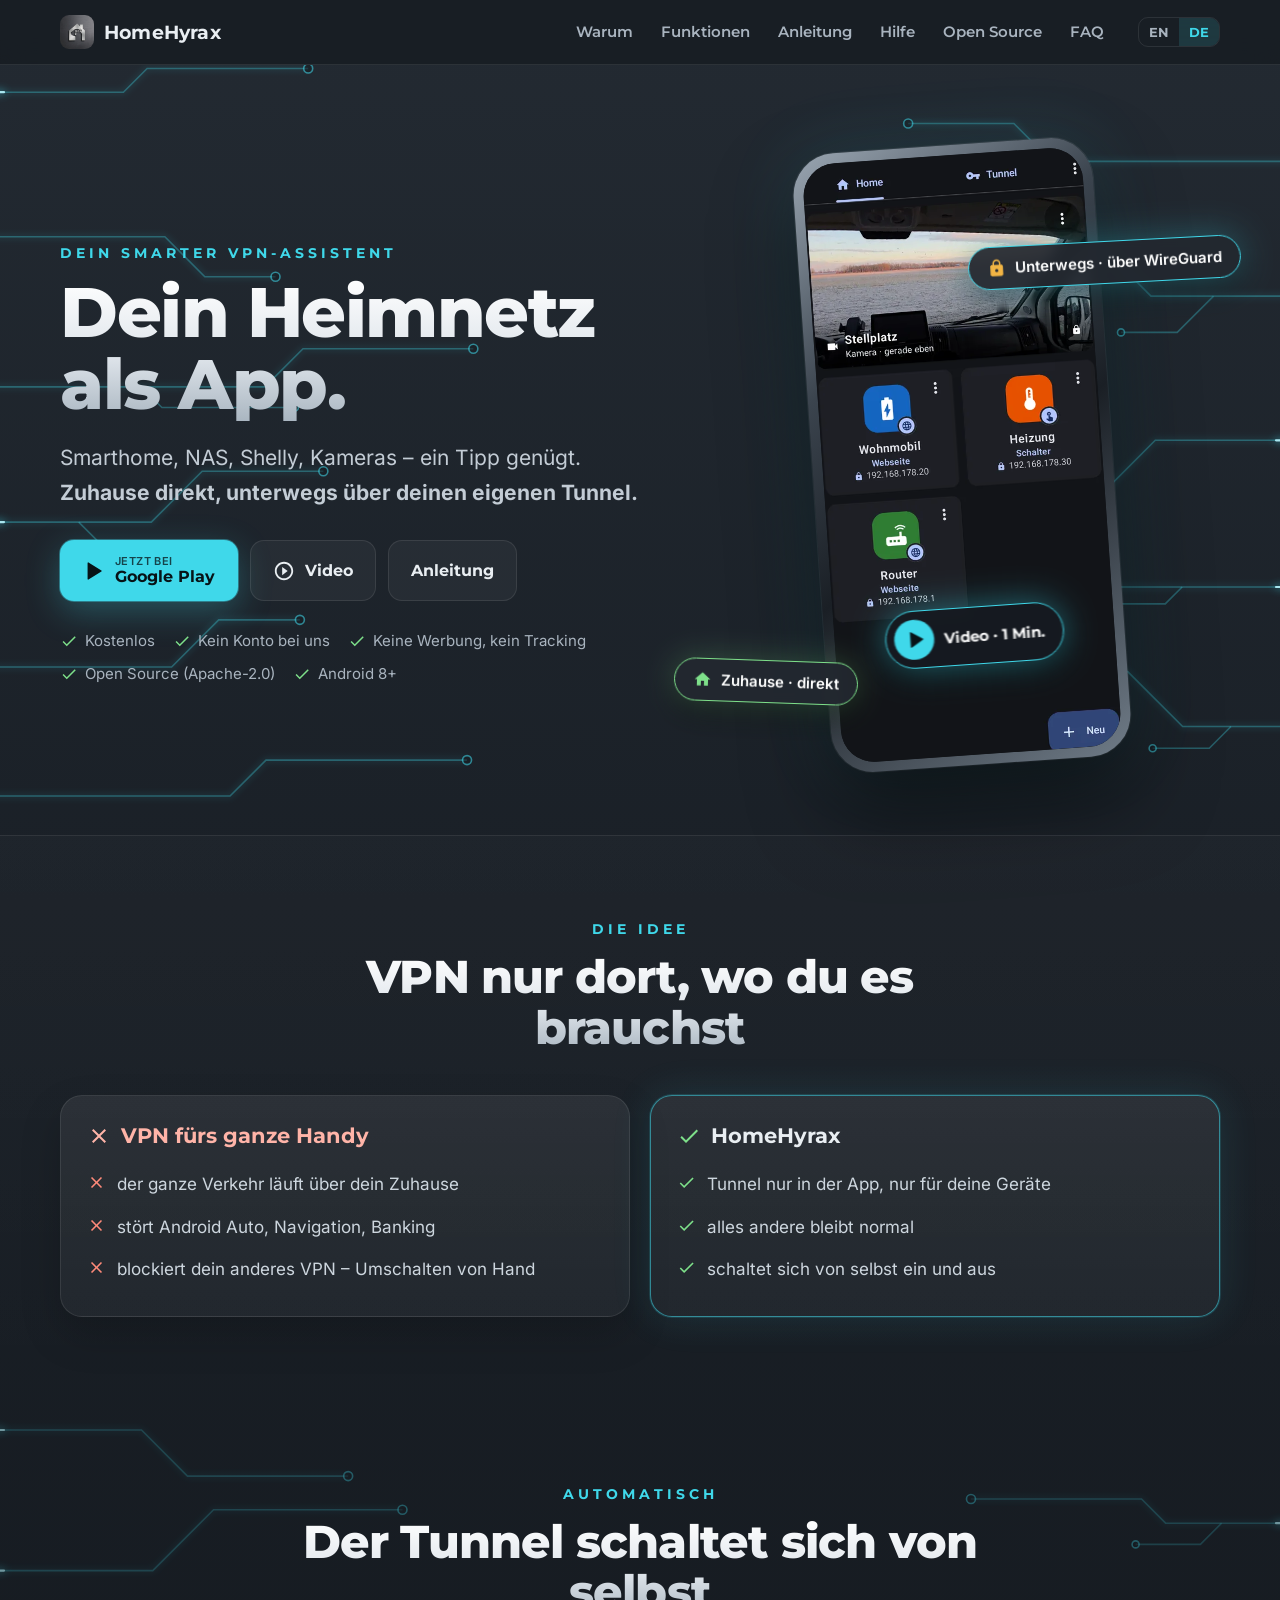
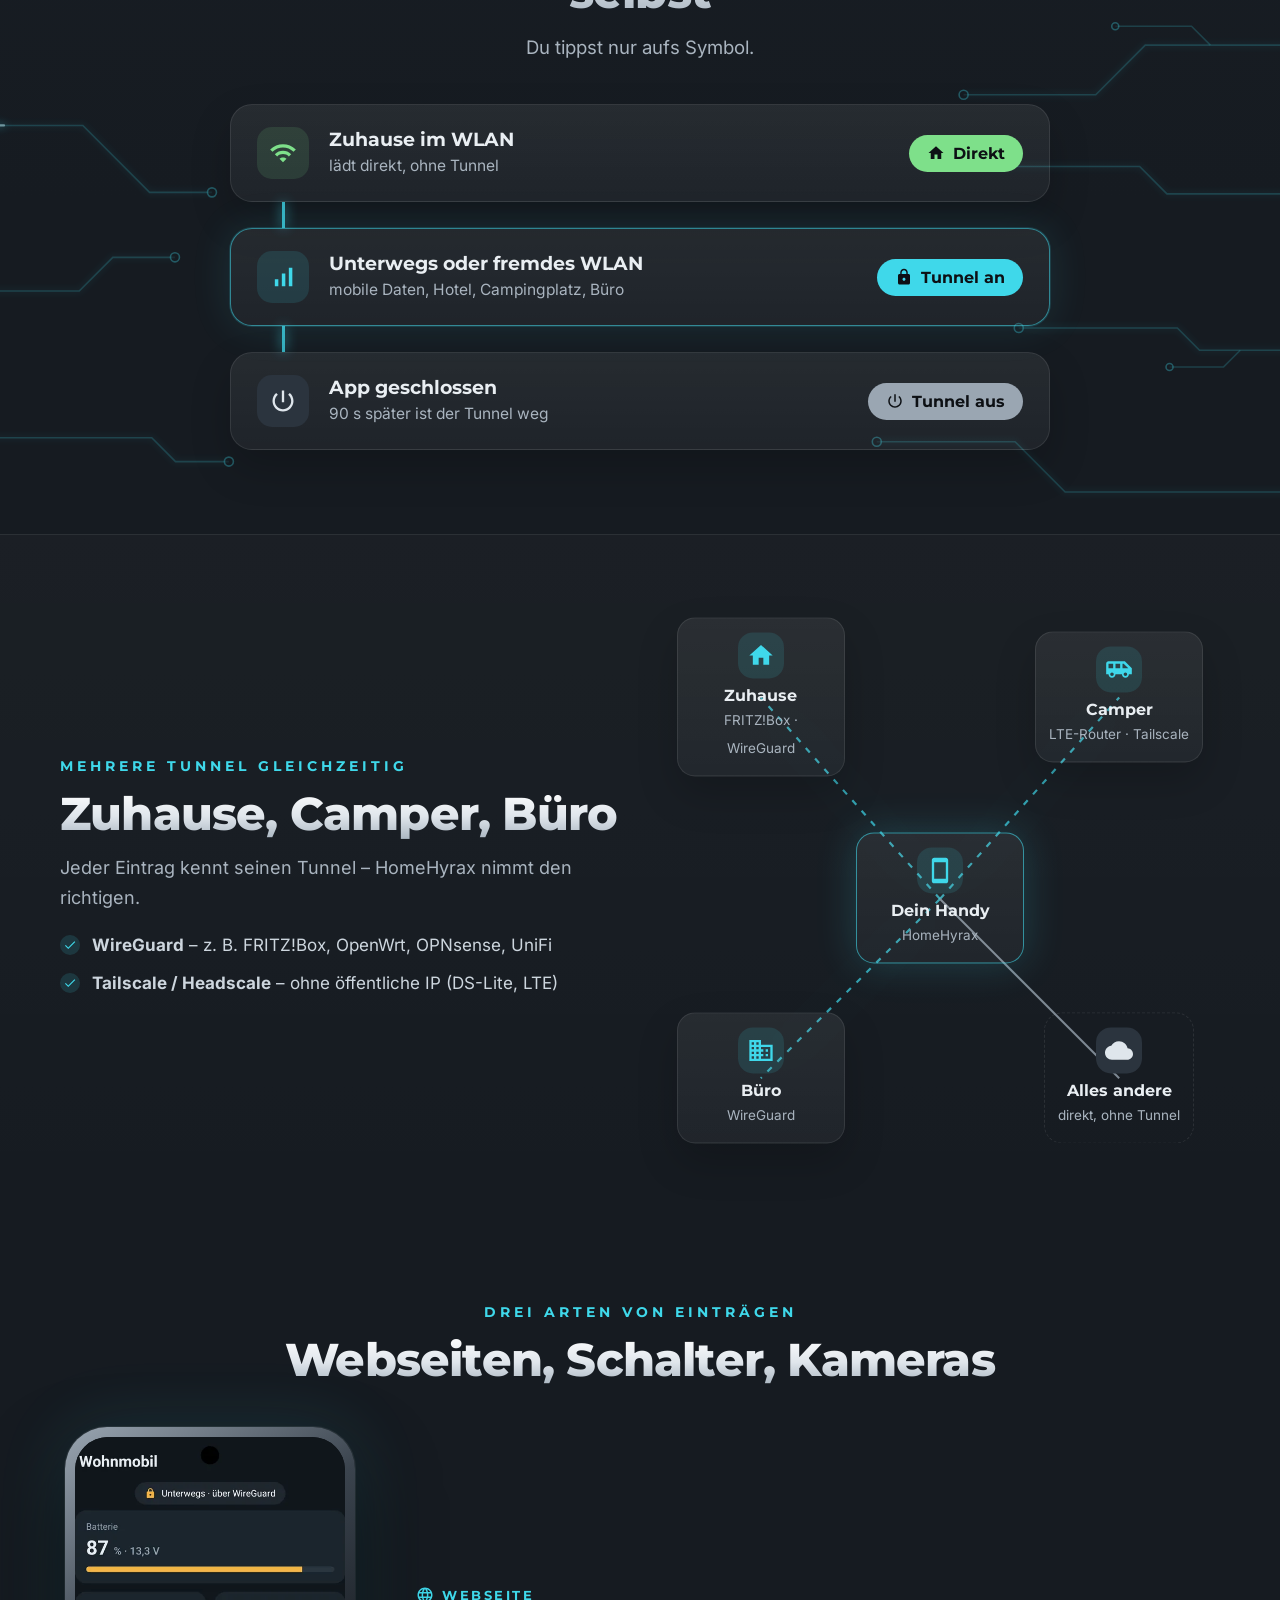
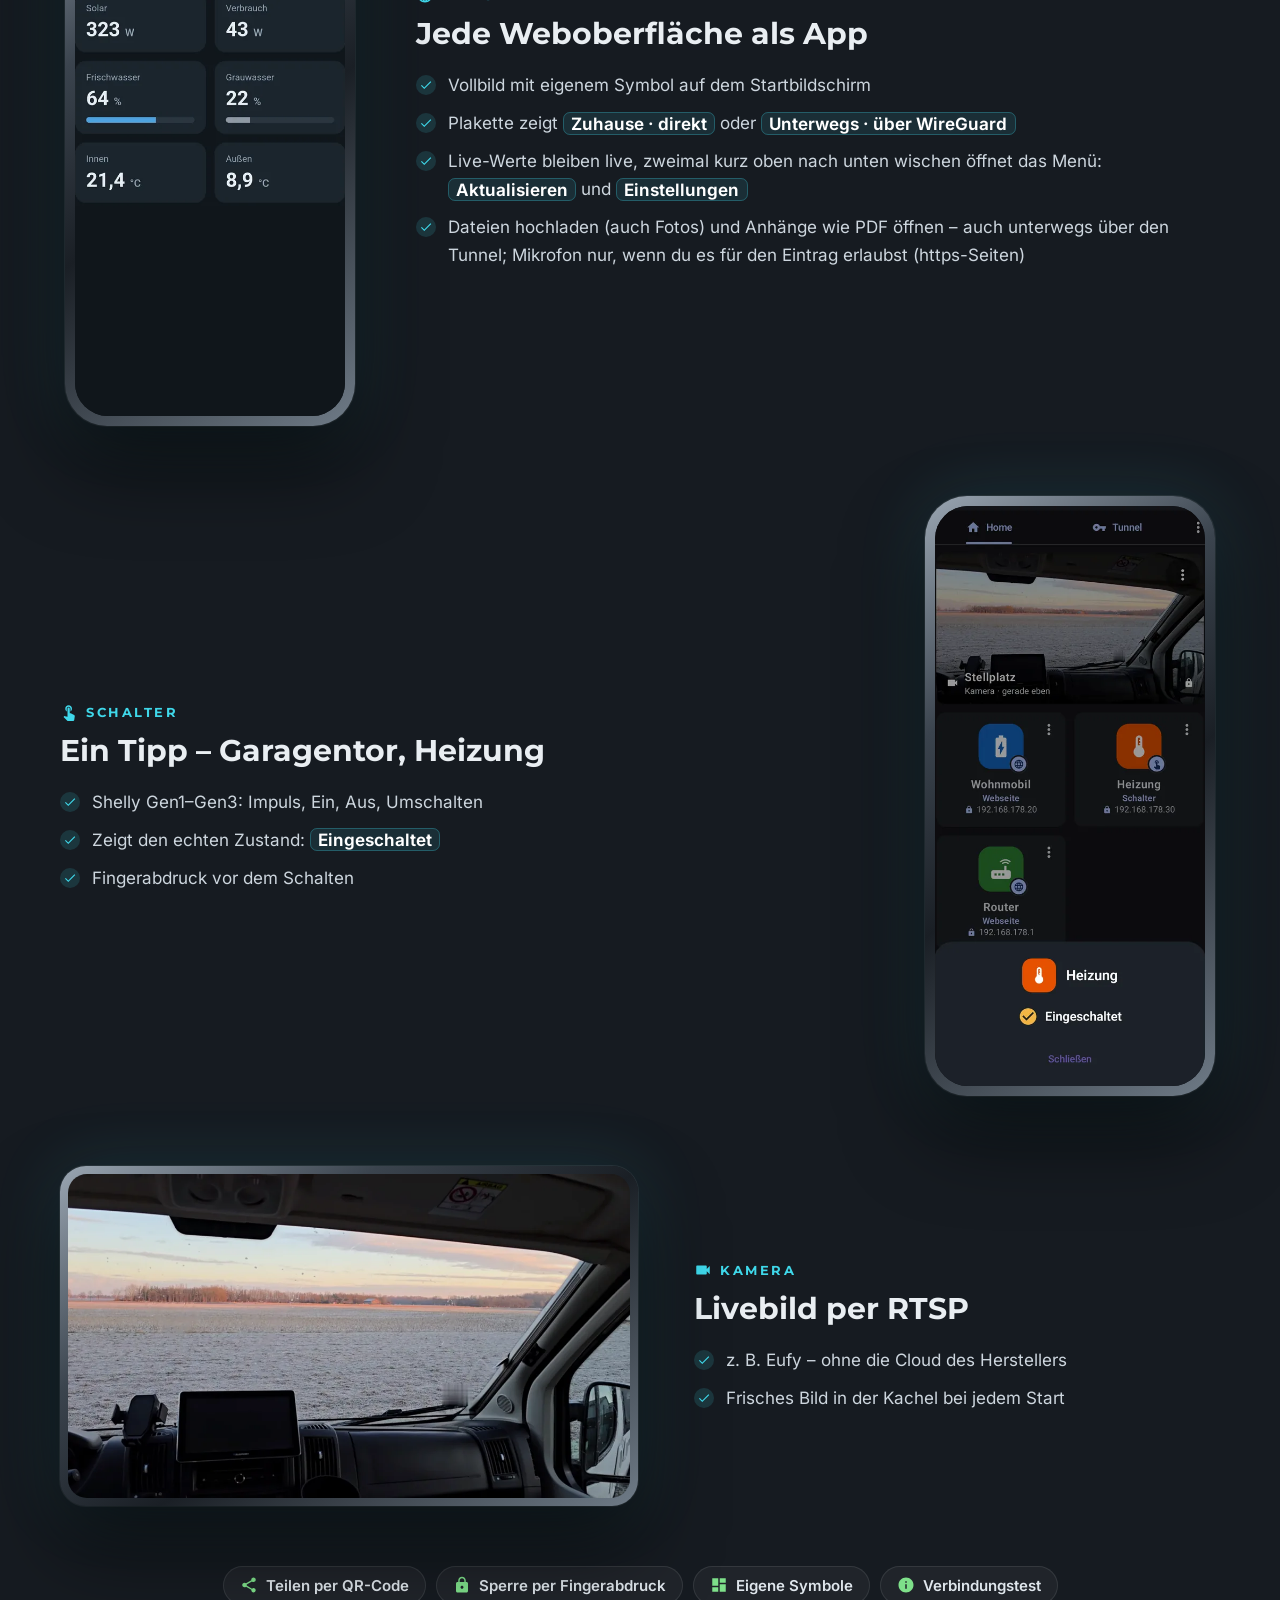
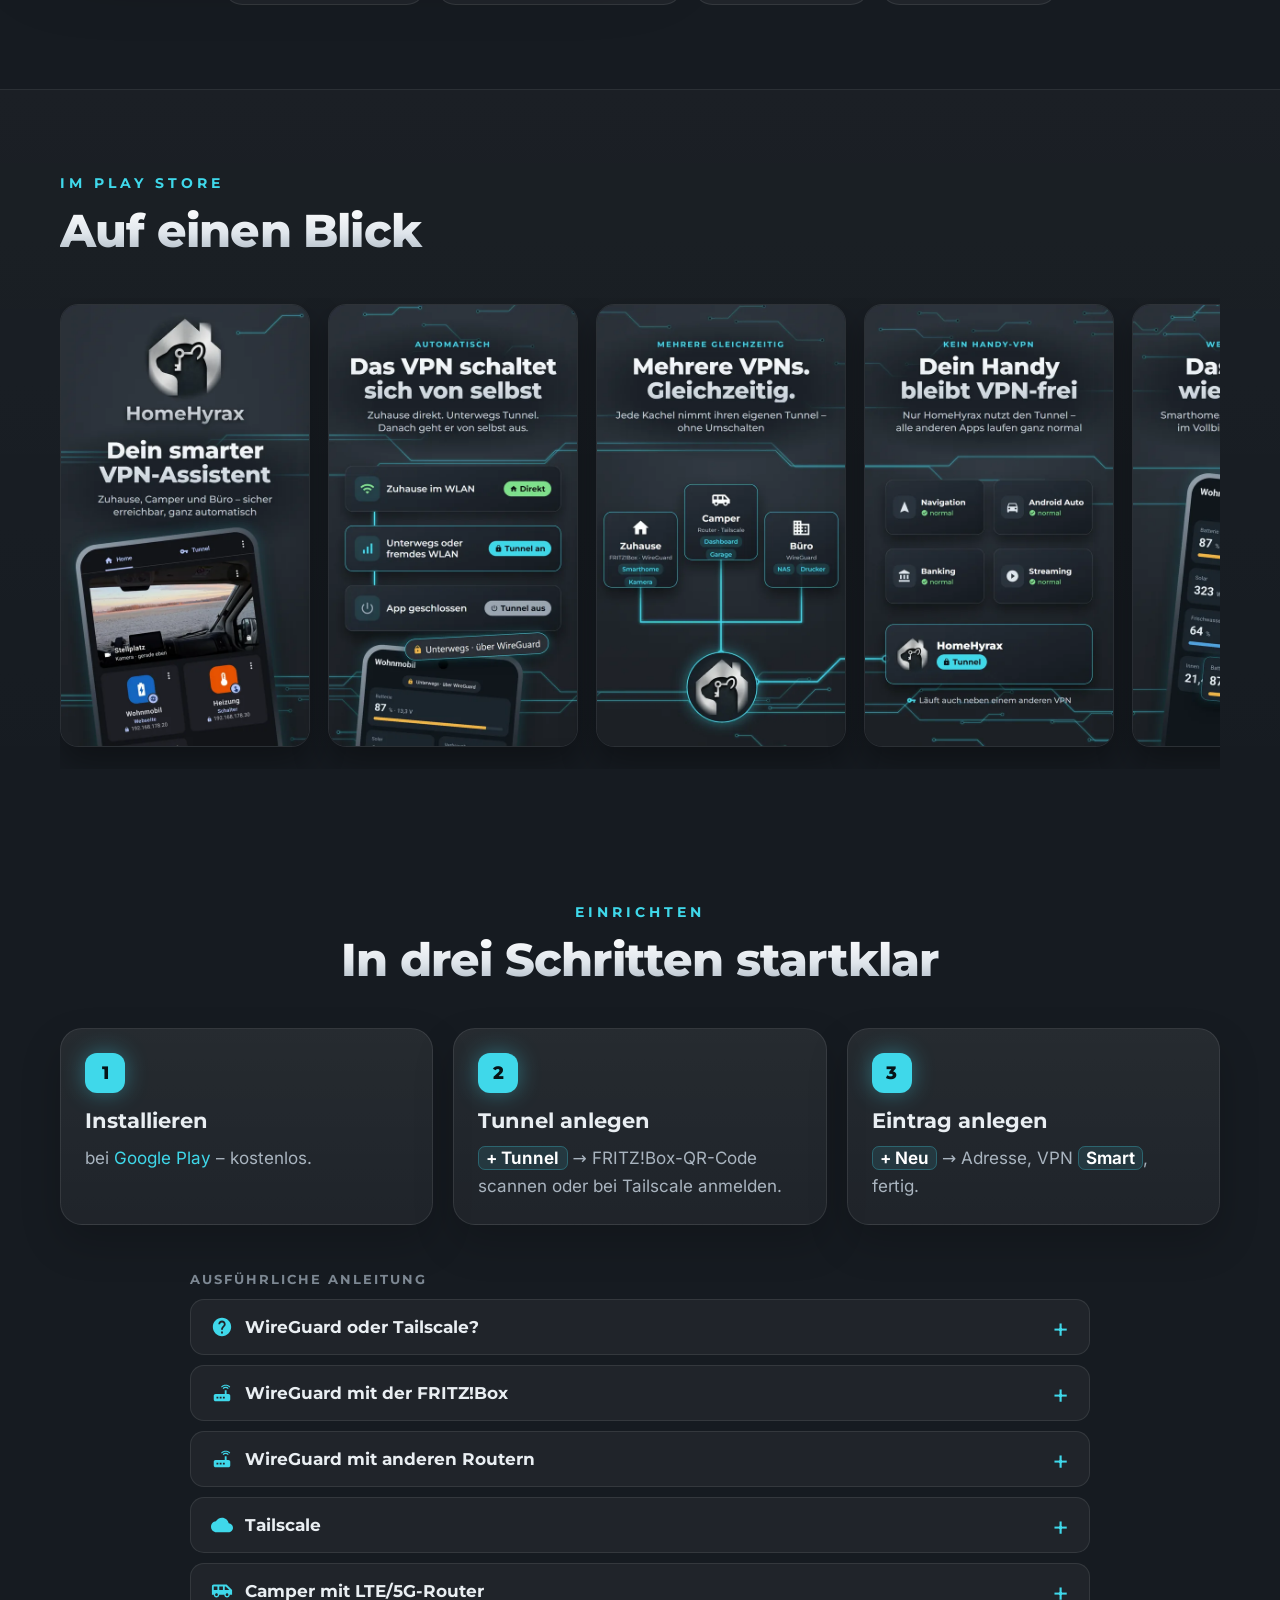
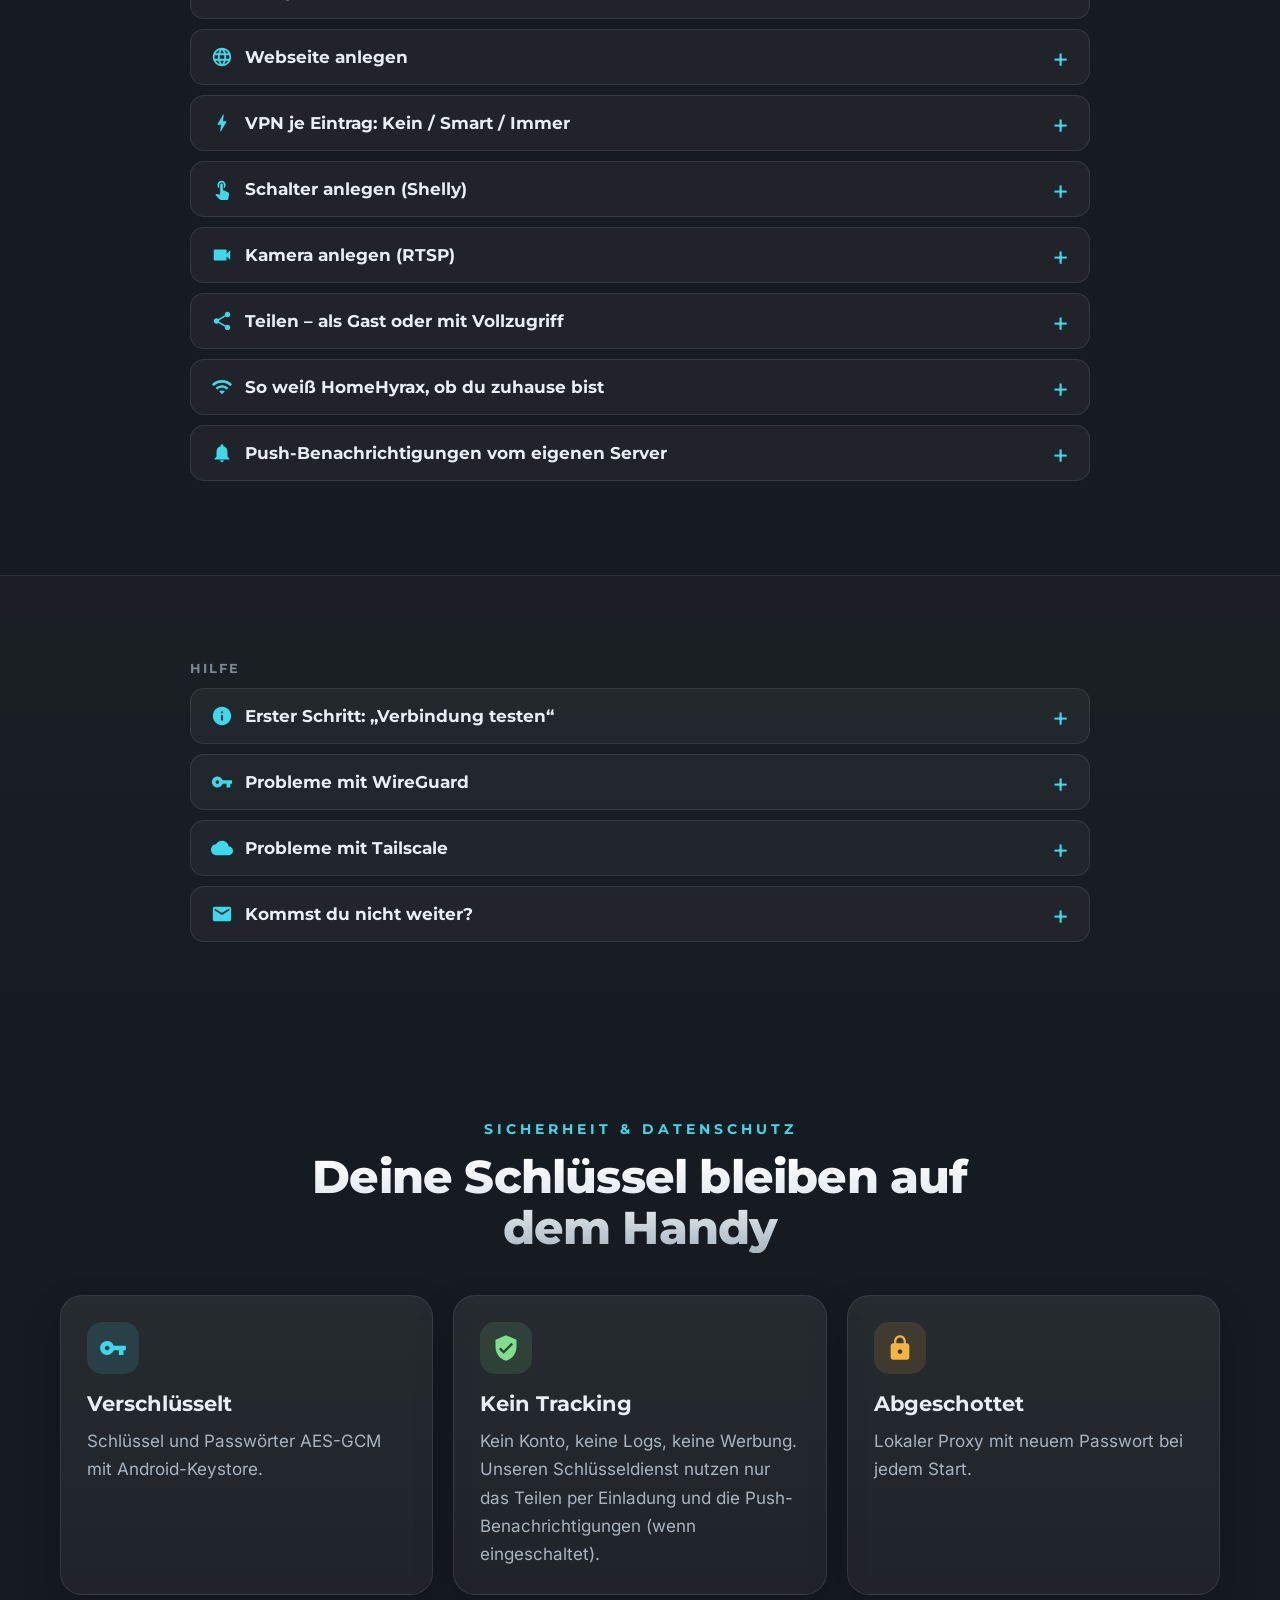
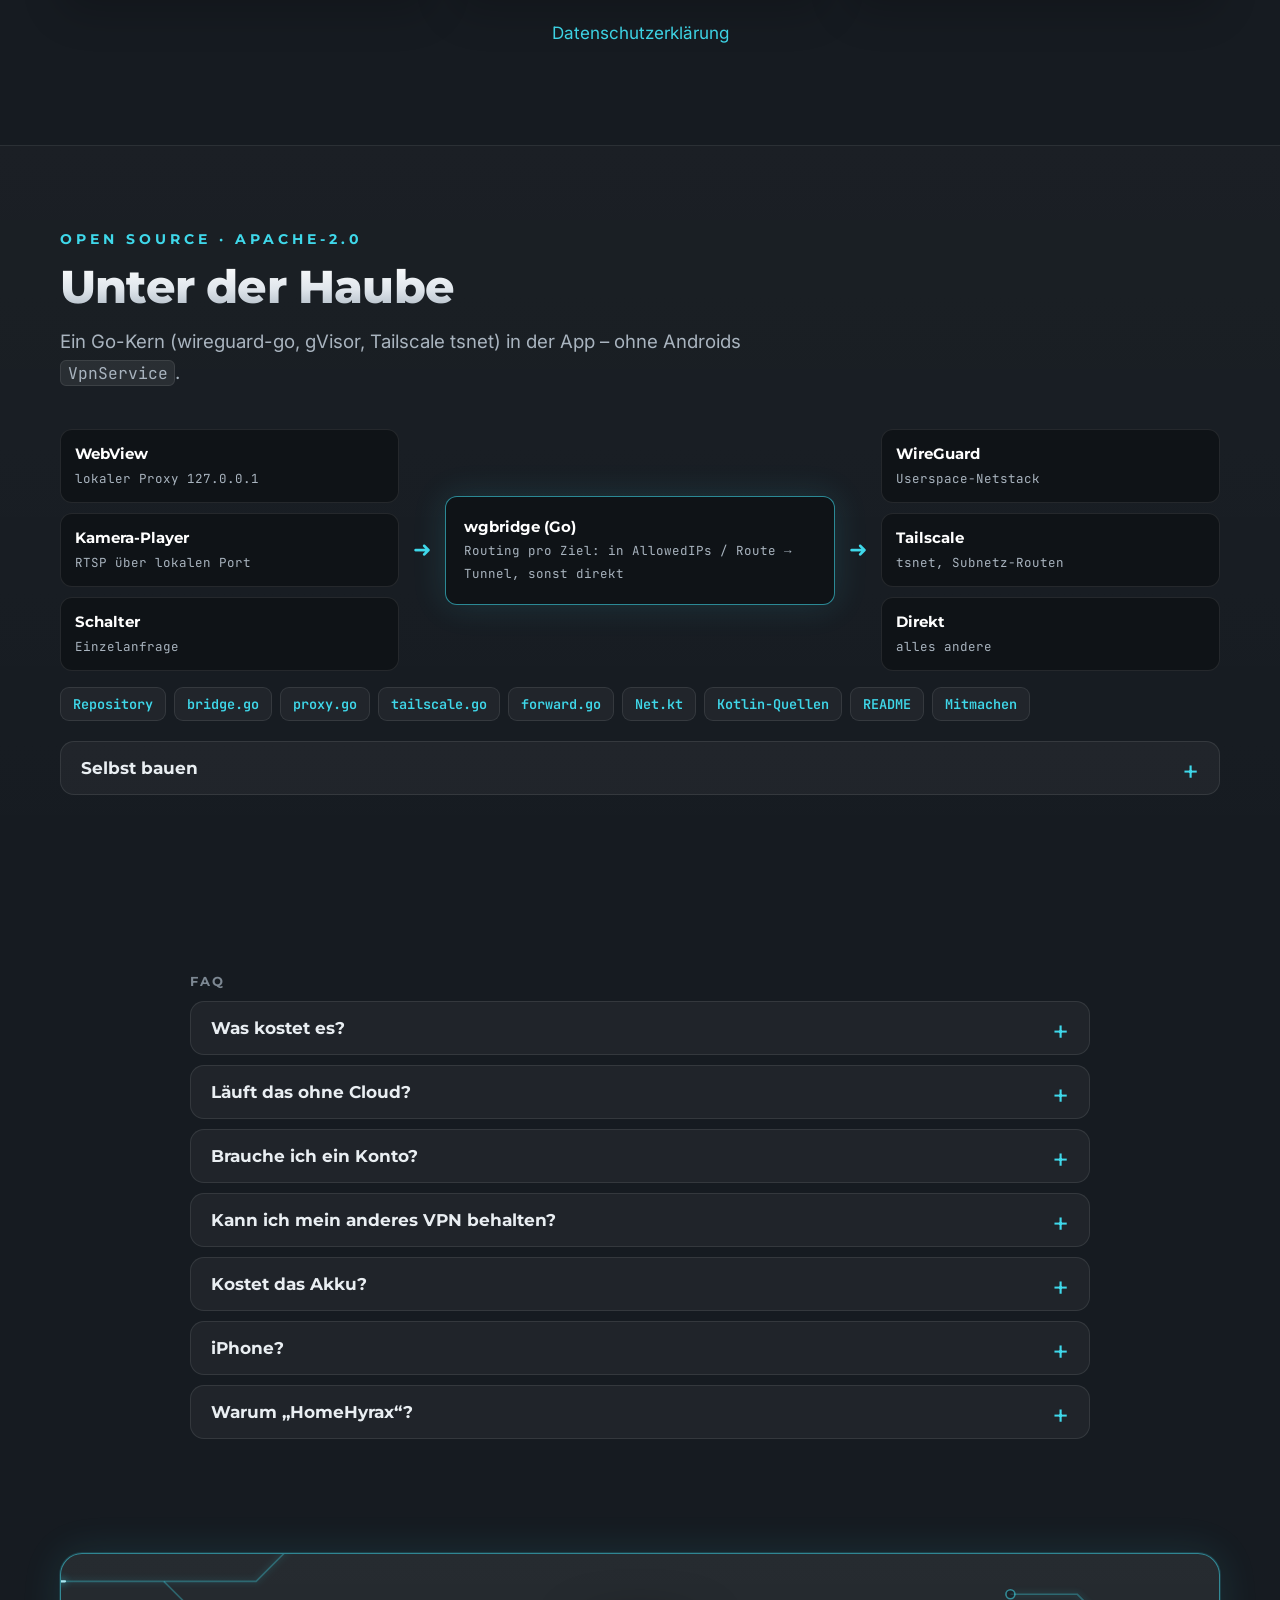
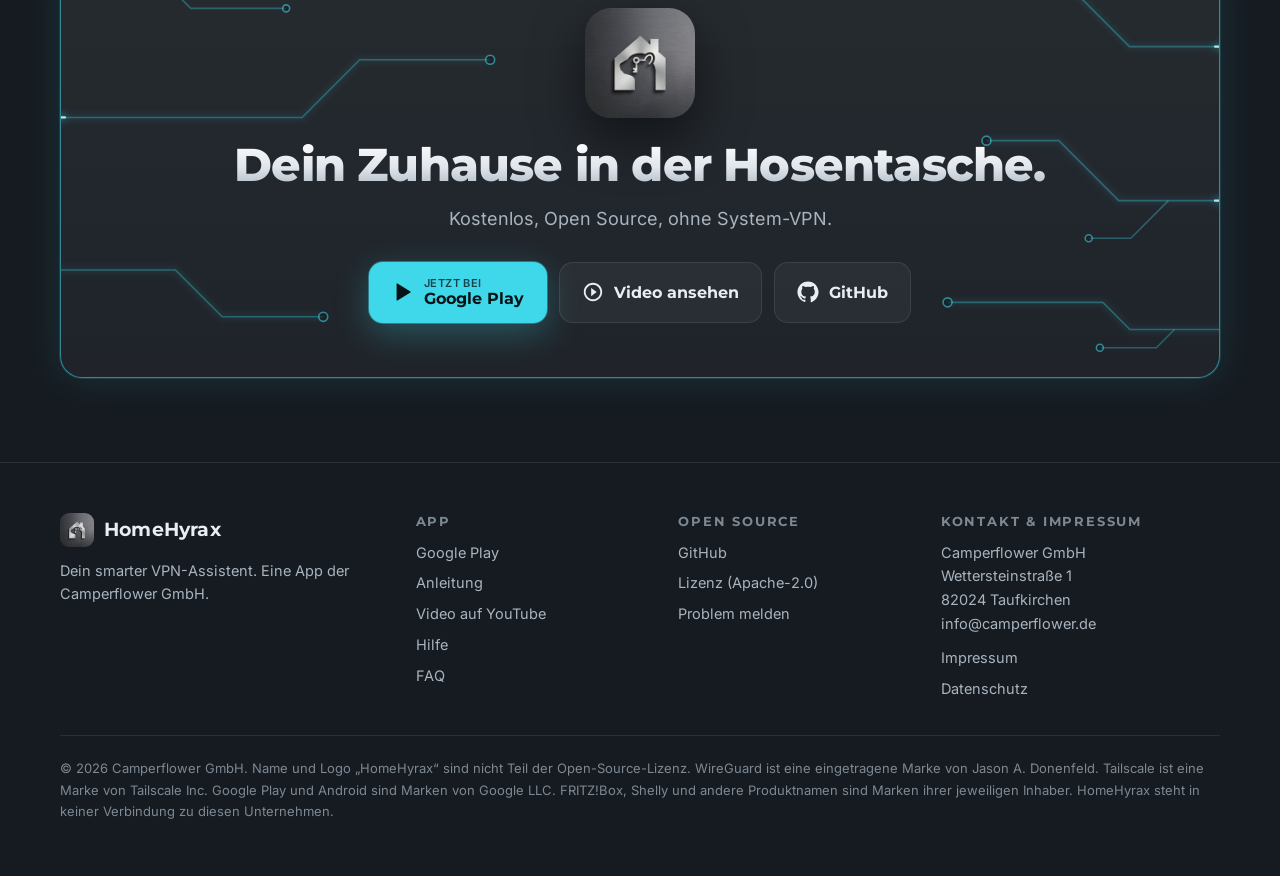
<file: site/public/de/index.html>
<!doctype html>
<html lang="de">
<head>
<meta charset="utf-8">
<meta name="viewport" content="width=device-width, initial-scale=1">
<title>HomeHyrax – dein smarter VPN-Assistent für Android</title>
<meta name="description" content="Weboberflächen, Schalter und Kameras in deinem Heimnetz oder Camper wie Apps öffnen – zuhause direkt, unterwegs automatisch über deinen eigenen WireGuard- oder Tailscale-Tunnel. Kein System-VPN, kostenlos, Open Source.">
<link rel="canonical" href="https://homehyrax.com/de/">
<link rel="alternate" hreflang="en" href="https://homehyrax.com/">
<link rel="alternate" hreflang="de" href="https://homehyrax.com/de/">
<link rel="alternate" hreflang="x-default" href="https://homehyrax.com/">
<meta property="og:type" content="website">
<meta property="og:locale" content="de_DE">
<meta property="og:title" content="HomeHyrax – dein smarter VPN-Assistent">
<meta property="og:description" content="Dein Heimnetz als App. Zuhause direkt, unterwegs automatisch über deinen eigenen Tunnel – ohne ein VPN einzuschalten.">
<meta property="og:url" content="https://homehyrax.com/de/">
<meta property="og:image" content="https://homehyrax.com/assets/img/og-de.jpg">
<meta name="theme-color" content="#161b21">
<link rel="icon" href="../assets/img/logo.png">
<link rel="stylesheet" href="../assets/style.css">
</head>
<body>
<svg xmlns="http://www.w3.org/2000/svg" style="display:none" aria-hidden="true">
<symbol id="i-wifi" viewBox="0 0 24 24" fill="currentColor"><path d="M1 9l2 2c4.97-4.97 13.03-4.97 18 0l2-2C16.93 2.93 7.08 2.93 1 9zm8 8l3 3 3-3c-1.65-1.66-4.34-1.66-6 0zm-4-4l2 2c2.76-2.76 7.24-2.76 10 0l2-2C15.14 9.14 8.87 9.14 5 13z"/></symbol>
<symbol id="i-signal" viewBox="0 0 24 24" fill="currentColor"><path d="M17 4h3v16h-3V4zM5 14h3v6H5v-6zm6-5h3v11h-3V9z"/></symbol>
<symbol id="i-power" viewBox="0 0 24 24" fill="currentColor"><path d="M13 3h-2v10h2V3zm4.83 2.17l-1.42 1.42C17.99 7.86 19 9.81 19 12c0 3.87-3.13 7-7 7s-7-3.13-7-7c0-2.19 1.01-4.14 2.58-5.42L6.17 5.17C4.23 6.82 3 9.26 3 12c0 4.97 4.03 9 9 9s9-4.03 9-9c0-2.74-1.23-5.18-3.17-6.83z"/></symbol>
<symbol id="i-lock" viewBox="0 0 24 24" fill="currentColor"><path d="M18 8h-1V6c0-2.76-2.24-5-5-5S7 3.24 7 6v2H6c-1.1 0-2 .9-2 2v10c0 1.1.9 2 2 2h12c1.1 0 2-.9 2-2V10c0-1.1-.9-2-2-2zm-6 9c-1.1 0-2-.9-2-2s.9-2 2-2 2 .9 2 2-.9 2-2 2zm3.1-9H8.9V6c0-1.71 1.39-3.1 3.1-3.1 1.71 0 3.1 1.39 3.1 3.1v2z"/></symbol>
<symbol id="i-home" viewBox="0 0 24 24" fill="currentColor"><path d="M10 20v-6h4v6h5v-8h3L12 3 2 12h3v8z"/></symbol>
<symbol id="i-check" viewBox="0 0 24 24" fill="currentColor"><path d="M9 16.17L4.83 12l-1.42 1.41L9 19 21 7l-1.41-1.41z"/></symbol>
<symbol id="i-close" viewBox="0 0 24 24" fill="currentColor"><path d="M19 6.41L17.59 5 12 10.59 6.41 5 5 6.41 10.59 12 5 17.59 6.41 19 12 13.41 17.59 19 19 17.59 13.41 12z"/></symbol>
<symbol id="i-key" viewBox="0 0 24 24" fill="currentColor"><path d="M12.65 10C11.83 7.67 9.61 6 7 6c-3.31 0-6 2.69-6 6s2.69 6 6 6c2.61 0 4.83-1.67 5.65-4H17v4h4v-4h2v-4H12.65zM7 14c-1.1 0-2-.9-2-2s.9-2 2-2 2 .9 2 2-.9 2-2 2z"/></symbol>
<symbol id="i-web" viewBox="0 0 24 24" fill="currentColor"><path d="M11.99 2C6.47 2 2 6.48 2 12s4.47 10 9.99 10C17.52 22 22 17.52 22 12S17.52 2 11.99 2zm6.93 6h-2.95c-.32-1.25-.78-2.45-1.38-3.56 1.84.63 3.37 1.91 4.330 3.56zM12 4.040c.83 1.2 1.48 2.53 1.91 3.96h-3.82c.43-1.43 1.080-2.76 1.910-3.96zM4.26 14C4.1 13.36 4 12.69 4 12s.1-1.36.26-2h3.38c-.08.66-.14 1.32-.14 2s.06 1.34.14 2H4.26zm.82 2h2.95c.32 1.25.78 2.45 1.38 3.56-1.84-.63-3.37-1.9-4.33-3.56zm2.95-8H5.08c.96-1.66 2.49-2.93 4.33-3.56C8.81 5.55 8.35 6.75 8.03 8zM12 19.96c-.83-1.2-1.48-2.53-1.91-3.96h3.82c-.43 1.43-1.08 2.76-1.91 3.96zM14.34 14H9.66c-.09-.66-.16-1.32-.16-2s.07-1.35.16-2h4.68c.09.65.16 1.32.16 2s-.07 1.34-.16 2zm.25 5.56c.6-1.11 1.06-2.31 1.38-3.56h2.95c-.96 1.65-2.49 2.93-4.33 3.56zM16.36 14c.08-.66.14-1.32.14-2s-.06-1.34-.14-2h3.38c.16.64.26 1.31.26 2s-.1 1.36-.26 2h-3.38z"/></symbol>
<symbol id="i-touch" viewBox="0 0 24 24" fill="currentColor"><path d="M9 11.24V7.5C9 6.12 10.12 5 11.5 5S14 6.12 14 7.5v3.74c1.21-.81 2-2.18 2-3.74C16 5.01 13.99 3 11.5 3S7 5.01 7 7.5c0 1.56.79 2.93 2 3.74zm9.84 4.63l-4.54-2.26c-.17-.07-.35-.11-.54-.11H13v-6c0-.83-.67-1.5-1.5-1.5S10 6.67 10 7.5v10.74l-3.43-.72c-.08-.01-.15-.03-.24-.03-.31 0-.59.13-.79.33l-.79.8 4.94 4.94c.27.27.65.44 1.06.44h6.79c.75 0 1.33-.55 1.44-1.28l.75-5.27c.01-.07.02-.14.02-.2 0-.62-.38-1.16-.91-1.38z"/></symbol>
<symbol id="i-cam" viewBox="0 0 24 24" fill="currentColor"><path d="M17 10.5V7c0-.55-.45-1-1-1H4c-.55 0-1 .45-1 1v10c0 .55.45 1 1 1h12c.55 0 1-.45 1-1v-3.5l4 4v-11l-4 4z"/></symbol>
<symbol id="i-share" viewBox="0 0 24 24" fill="currentColor"><path d="M18 16.08c-.76 0-1.44.3-1.96.77L8.91 12.7c.05-.23.09-.46.09-.7s-.04-.47-.09-.7l7.05-4.11c.54.5 1.25.81 2.04.81 1.66 0 3-1.34 3-3s-1.34-3-3-3-3 1.34-3 3c0 .24.04.47.09.7L8.04 9.81C7.5 9.31 6.79 9 6 9c-1.66 0-3 1.34-3 3s1.34 3 3 3c.79 0 1.5-.31 2.04-.81l7.12 4.16c-.05.21-.08.43-.08.65 0 1.61 1.31 2.92 2.92 2.92s2.92-1.31 2.92-2.92-1.31-2.92-2.92-2.92z"/></symbol>
<symbol id="i-shield" viewBox="0 0 24 24" fill="currentColor"><path d="M12 1L3 5v6c0 5.55 3.84 10.74 9 12 5.16-1.26 9-6.45 9-12V5l-9-4zm-2 16l-4-4 1.41-1.41L10 14.17l6.59-6.59L18 9l-8 8z"/></symbol>
<symbol id="i-github" viewBox="0 0 24 24" fill="currentColor"><path d="M12 .5C5.65.5.5 5.65.5 12c0 5.08 3.29 9.39 7.86 10.91.58.1.79-.25.79-.56v-2c-3.2.7-3.87-1.36-3.87-1.36-.52-1.33-1.28-1.69-1.28-1.690-1.05-.72.08-.7.08-.7 1.16.08 1.77 1.19 1.77 1.19 1.03 1.77 2.71 1.26 3.37.96.1-.75.4-1.26.73-1.55-2.55-.29-5.24-1.28-5.24-5.69 0-1.26.45-2.29 1.19-3.1-.12-.29-.52-1.46.11-3.05 0 0 .97-.31 3.17 1.18a11 11 0 0 1 5.77 0c2.2-1.49 3.17-1.18 3.17-1.18.63 1.59.23 2.76.11 3.05.74.81 1.19 1.84 1.19 3.1 0 4.42-2.69 5.39-5.25 5.68.41.36.78 1.06.78 2.14v3.17c0 .31.21.67.8.56C20.21 21.39 23.5 17.08 23.5 12 23.5 5.65 18.35.5 12 .5z"/></symbol>
<symbol id="i-play" viewBox="0 0 24 24" fill="currentColor"><path d="M5 3.2v17.6c0 .5.55.8.98.54l14.1-8.8a.64.64 0 0 0 0-1.08L5.98 2.66A.63.63 0 0 0 5 3.2z"/></symbol>
<symbol id="i-car" viewBox="0 0 24 24" fill="currentColor"><path d="M18.92 6.01C18.72 5.42 18.16 5 17.5 5h-11c-.66 0-1.21.42-1.42 1.01L3 12v8c0 .55.45 1 1 1h1c.55 0 1-.45 1-1v-1h12v1c0 .55.45 1 1 1h1c.55 0 1-.45 1-1v-8l-2.08-5.99zM6.5 16c-.83 0-1.5-.67-1.5-1.5S5.67 13 6.5 13s1.5.67 1.5 1.5S7.33 16 6.5 16zm11 0c-.83 0-1.5-.67-1.5-1.5s.67-1.5 1.5-1.5 1.5.67 1.5 1.5-.67 1.5-1.5 1.5zM5 11l1.5-4.5h11L19 11H5z"/></symbol>
<symbol id="i-nav" viewBox="0 0 24 24" fill="currentColor"><path d="M12 2L4.5 20.29l.71.71L12 18l6.79 3 .71-.71z"/></symbol>
<symbol id="i-bank" viewBox="0 0 24 24" fill="currentColor"><path d="M4 10v7h3v-7H4zm6 0v7h3v-7h-3zM2 22h19v-3H2v3zm14-12v7h3v-7h-3zm-4.5-9L2 6v2h19V6l-9.5-5z"/></symbol>
<symbol id="i-tv" viewBox="0 0 24 24" fill="currentColor"><path d="M21 3H3c-1.1 0-2 .9-2 2v12c0 1.1.9 2 2 2h5v2h8v-2h5c1.1 0 1.99-.9 1.99-2L23 5c0-1.1-.9-2-2-2zm0 14H3V5h18v12z"/></symbol>
<symbol id="i-router" viewBox="0 0 24 24" fill="currentColor"><path d="M20.2 5.9l.8-.8C19.6 3.7 17.8 3 16 3s-3.6.7-5 2.1l.8.8C13 4.8 14.5 4.2 16 4.2s3 .6 4.2 1.7zm-.9.8c-.9-.9-2.1-1.4-3.3-1.4s-2.4.5-3.3 1.4l.8.8c.7-.7 1.6-1 2.5-1 .9 0 1.8.3 2.5 1l.8-.8zM19 13h-2V9h-2v4H5c-1.1 0-2 .9-2 2v4c0 1.1.9 2 2 2h14c1.1 0 2-.9 2-2v-4c0-1.1-.9-2-2-2zM8 18H6v-2h2v2zm3.5 0h-2v-2h2v2zm3.5 0h-2v-2h2v2z"/></symbol>
<symbol id="i-camper" viewBox="0 0 24 24" fill="currentColor"><path d="M17 5H3c-1.1 0-2 .89-2 2v9h2c0 1.65 1.34 3 3 3s3-1.35 3-3h5.5c0 1.65 1.34 3 3 3s3-1.35 3-3H23v-5l-6-6zM3 11V7h4v4H3zm3 6.5c-.83 0-1.5-.67-1.5-1.5s.67-1.5 1.5-1.5 1.5.67 1.5 1.5-.67 1.5-1.5 1.5zM13 11H9V7h4v4zm4.5 6.5c-.83 0-1.5-.67-1.5-1.5s.67-1.5 1.5-1.5 1.5.67 1.5 1.5-.67 1.5-1.5 1.5zM15 11V7h1l4 4h-5z"/></symbol>
<symbol id="i-office" viewBox="0 0 24 24" fill="currentColor"><path d="M12 7V3H2v18h20V7H12zM6 19H4v-2h2v2zm0-4H4v-2h2v2zm0-4H4V9h2v2zm0-4H4V5h2v2zm4 12H8v-2h2v2zm0-4H8v-2h2v2zm0-4H8V9h2v2zm0-4H8V5h2v2zm10 12h-8v-2h2v-2h-2v-2h2v-2h-2V9h8v10zm-2-8h-2v2h2v-2zm0 4h-2v2h2v-2z"/></symbol>
<symbol id="i-phone" viewBox="0 0 24 24" fill="currentColor"><path d="M17 1.01L7 1c-1.1 0-2 .9-2 2v18c0 1.1.9 2 2 2h10c1.1 0 2-.9 2-2V3c0-1.1-.9-1.99-2-1.99zM17 19H7V5h10v14z"/></symbol>
<symbol id="i-code" viewBox="0 0 24 24" fill="currentColor"><path d="M9.4 16.6L4.8 12l4.6-4.6L8 6l-6 6 6 6 1.4-1.4zm5.2 0l4.6-4.6-4.6-4.6L16 6l6 6-6 6-1.4-1.4z"/></symbol>
<symbol id="i-info" viewBox="0 0 24 24" fill="currentColor"><path d="M12 2C6.48 2 2 6.48 2 12s4.48 10 10 10 10-4.48 10-10S17.52 2 12 2zm1 15h-2v-6h2v6zm0-8h-2V7h2v2z"/></symbol>
<symbol id="i-warn" viewBox="0 0 24 24" fill="currentColor"><path d="M1 21h22L12 2 1 21zm12-3h-2v-2h2v2zm0-4h-2v-4h2v4z"/></symbol>
<symbol id="i-menu" viewBox="0 0 24 24" fill="currentColor"><path d="M3 18h18v-2H3v2zm0-5h18v-2H3v2zm0-7v2h18V6H3z"/></symbol>
<symbol id="i-dash" viewBox="0 0 24 24" fill="currentColor"><path d="M3 13h8V3H3v10zm0 8h8v-6H3v6zm10 0h8V11h-8v10zm0-18v6h8V3h-8z"/></symbol>
<symbol id="i-block" viewBox="0 0 24 24" fill="currentColor"><path d="M12 2C6.48 2 2 6.48 2 12s4.48 10 10 10 10-4.48 10-10S17.52 2 12 2zM4 12c0-4.42 3.58-8 8-8 1.85 0 3.55.63 4.9 1.69L5.69 16.9C4.63 15.55 4 13.85 4 12zm8 8c-1.85 0-3.55-.63-4.9-1.69L18.31 7.1C19.37 8.45 20 10.15 20 12c0 4.42-3.58 8-8 8z"/></symbol>
<symbol id="i-qr" viewBox="0 0 24 24" fill="currentColor"><path d="M3 11h8V3H3v8zm2-6h4v4H5V5zM3 21h8v-8H3v8zm2-6h4v4H5v-4zM13 3v8h8V3h-8zm6 6h-4V5h4v4zM19 19h2v2h-2zM13 13h2v2h-2zM15 15h2v2h-2zM13 17h2v2h-2zM15 19h2v2h-2zM17 17h2v2h-2zM17 13h2v2h-2zM19 15h2v2h-2z"/></symbol>
<symbol id="i-cloud" viewBox="0 0 24 24" fill="currentColor"><path d="M19.35 10.04C18.67 6.59 15.64 4 12 4 9.11 4 6.6 5.64 5.35 8.04 2.34 8.36 0 10.91 0 14c0 3.31 2.69 6 6 6h13c2.76 0 5-2.24 5-5 0-2.64-2.05-4.78-4.65-4.96z"/></symbol>
<symbol id="i-bolt" viewBox="0 0 24 24" fill="currentColor"><path d="M11 21h-1l1-7H7.5c-.58 0-.57-.32-.38-.66.19-.34.05-.08.07-.12C8.48 10.94 10.42 7.54 13 3h1l-1 7h3.5c.49 0 .56.33.47.51l-.07.15C12.96 17.55 11 21 11 21z"/></symbol>
<symbol id="i-mail" viewBox="0 0 24 24" fill="currentColor"><path d="M20 4H4c-1.1 0-1.99.9-1.99 2L2 18c0 1.1.9 2 2 2h16c1.1 0 2-.9 2-2V6c0-1.1-.9-2-2-2zm0 4l-8 5-8-5V6l8 5 8-5v2z"/></symbol>
<symbol id="i-video" viewBox="0 0 24 24" fill="currentColor"><path d="M10 16.5l6-4.5-6-4.5v9zM12 2C6.48 2 2 6.48 2 12s4.48 10 10 10 10-4.48 10-10S17.52 2 12 2zm0 18c-4.41 0-8-3.59-8-8s3.59-8 8-8 8 3.59 8 8-3.59 8-8 8z"/></symbol>
<symbol id="i-family" viewBox="0 0 24 24" fill="currentColor"><path d="M16 11c1.66 0 2.99-1.34 2.99-3S17.66 5 16 5c-1.66 0-3 1.34-3 3s1.34 3 3 3zm-8 0c1.66 0 2.99-1.34 2.99-3S9.66 5 8 5C6.34 5 5 6.34 5 8s1.34 3 3 3zm0 2c-2.33 0-7 1.17-7 3.5V19h14v-2.5c0-2.33-4.67-3.5-7-3.5zm8 0c-.29 0-.62.02-.97.05 1.16.84 1.97 1.97 1.97 3.45V19h6v-2.5c0-2.33-4.67-3.5-7-3.5z"/></symbol>
<symbol id="i-bell" viewBox="0 0 24 24" fill="currentColor"><path d="M12 22c1.1 0 2-.9 2-2h-4c0 1.1.89 2 2 2zm6-6v-5c0-3.07-1.64-5.64-4.5-6.32V4c0-.83-.67-1.5-1.5-1.5s-1.5.67-1.5 1.5v.68C7.63 5.36 6 7.92 6 11v5l-2 2v1h16v-1l-2-2z"/></symbol>
<symbol id="i-help" viewBox="0 0 24 24" fill="currentColor"><path d="M12 2C6.48 2 2 6.48 2 12s4.48 10 10 10 10-4.48 10-10S17.52 2 12 2zm1 17h-2v-2h2v2zm2.07-7.75l-.9.92C13.45 12.9 13 13.5 13 15h-2v-.5c0-1.1.45-2.1 1.17-2.83l1.24-1.26c.37-.36.59-.86.59-1.41 0-1.1-.9-2-2-2s-2 .9-2 2H8c0-2.21 1.79-4 4-4s4 1.79 4 4c0 .88-.36 1.68-.93 2.25z"/></symbol>
<symbol id="i-thermo" viewBox="0 0 24 24" fill="currentColor"><path d="M15 13V5c0-1.66-1.34-3-3-3S9 3.34 9 5v8c-1.21.91-2 2.37-2 4 0 2.76 2.24 5 5 5s5-2.24 5-5c0-1.63-.79-3.09-2-4zm-4-8c0-.55.45-1 1-1s1 .45 1 1h-1v1h1v2h-1v1h1v2h-2V5z"/></symbol>
<symbol id="i-battery" viewBox="0 0 24 24" fill="currentColor"><path d="M15.67 4H14V2h-4v2H8.33C7.6 4 7 4.6 7 5.33v15.33C7 21.4 7.6 22 8.33 22h7.33c.74 0 1.34-.6 1.34-1.33V5.33C17 4.6 16.4 4 15.67 4zM11 20v-5.5H9L13 7v5.5h2L11 20z"/></symbol>
<symbol id="i-bulb" viewBox="0 0 24 24" fill="currentColor"><path d="M9 21c0 .55.45 1 1 1h4c.55 0 1-.45 1-1v-1H9v1zm3-19C8.14 2 5 5.14 5 9c0 2.38 1.19 4.47 3 5.74V17c0 .55.45 1 1 1h6c.55 0 1-.45 1-1v-2.26c1.81-1.27 3-3.36 3-5.74 0-3.86-3.14-7-7-7z"/></symbol>
</svg>

<a class="skip" href="#main">Zum Inhalt</a>

<header class="top">
  <div class="wrap">
    <a class="brand" href="#top"><img src="../assets/img/logo.png" alt="" width="34" height="34"><span>HomeHyrax</span></a>
    <nav class="nav" aria-label="Hauptmenü">
      <a href="#why">Warum</a>
      <a href="#features">Funktionen</a>
      <a href="#guide">Anleitung</a>
      <a href="#help">Hilfe</a>
      <a href="#tech">Open Source</a>
      <a href="#faq">FAQ</a>
    </nav>
    <div class="lang" aria-label="Sprache"><a href="../" hreflang="en" lang="en">EN</a><span>DE</span></div>
    <button class="menu-btn" aria-label="Menü" aria-expanded="false"><svg><use href="#i-menu"/></svg></button>
  </div>
</header>

<main id="main">
<!-- ============ HERO ============ -->
<div class="hero" id="top">
  <div class="circuit" data-seed="11"></div>
  <div class="wrap">
    <div>
      <p class="eyebrow">Dein smarter VPN-Assistent</p>
      <h1 class="metal">Dein Heimnetz als App.</h1>
      <p class="lead">Smarthome, NAS, Shelly, Kameras – ein Tipp genügt. <b>Zuhause direkt, unterwegs über deinen eigenen Tunnel.</b></p>
      <div class="cta">
        <a class="btn btn-primary" href="https://play.google.com/store/apps/details?id=de.camperflower.homehyrax&amp;hl=de"><svg><use href="#i-play"/></svg><span class="two"><small>Jetzt bei</small>Google Play</span></a>
        <a class="btn btn-ghost" href="../assets/video/homehyrax-de.mp4" data-play><svg><use href="#i-video"/></svg>Video</a>
        <a class="btn btn-ghost" href="#guide">Anleitung</a>
      </div>
      <ul class="facts">
        <li><svg><use href="#i-check"/></svg>Kostenlos</li>
        <li><svg><use href="#i-check"/></svg>Kein Konto bei uns</li>
        <li><svg><use href="#i-check"/></svg>Keine Werbung, kein Tracking</li>
        <li><svg><use href="#i-check"/></svg>Open Source (Apache-2.0)</li>
        <li><svg><use href="#i-check"/></svg>Android 8+</li>
      </ul>
    </div>
    <div class="stage">
      <div class="phone"><div class="screen"><img src="../assets/img/de-home.webp" alt="HomeHyrax-Startseite mit Kamera-, Webseiten- und Schalter-Kacheln" width="540" height="1080">
        <button class="vplay" data-play data-src="../assets/video/homehyrax-de.mp4" data-poster="../assets/video/homehyrax-de.jpg" aria-label="Video · 1 Min. abspielen: HomeHyrax kurz erklärt"><span class="vring"><svg><use href="#i-play"/></svg></span>Video · 1 Min.</button>
      </div></div>
      <div class="pill away"><svg class="gold"><use href="#i-lock"/></svg>Unterwegs · über WireGuard</div>
      <div class="pill home"><svg class="green"><use href="#i-home"/></svg>Zuhause · direkt</div>
    </div>
  </div>
</div>

<!-- ============ WARUM ============ -->
<section class="alt" id="why">
  <div class="wrap">
    <div class="sec-head center">
      <p class="eyebrow">Die Idee</p>
      <h2 class="metal">VPN nur dort, wo du es brauchst</h2>
    </div>
    <div class="grid g2 versus">
      <div class="card bad">
        <h3><svg width="24" height="24"><use href="#i-close"/></svg>VPN fürs ganze Handy</h3>
        <ul>
          <li><svg><use href="#i-close"/></svg>der ganze Verkehr läuft über dein Zuhause</li>
          <li><svg><use href="#i-close"/></svg>stört Android Auto, Navigation, Banking</li>
          <li><svg><use href="#i-close"/></svg>blockiert dein anderes VPN – Umschalten von Hand</li>
        </ul>
      </div>
      <div class="card good glow">
        <h3><svg width="24" height="24" style="color:var(--green)"><use href="#i-check"/></svg>HomeHyrax</h3>
        <ul>
          <li><svg><use href="#i-check"/></svg>Tunnel nur in der App, nur für deine Geräte</li>
          <li><svg><use href="#i-check"/></svg>alles andere bleibt normal</li>
          <li><svg><use href="#i-check"/></svg>schaltet sich von selbst ein und aus</li>
        </ul>
      </div>
    </div>
  </div>
</section>

<!-- ============ AUTOMATISCH ============ -->
<section id="automatic">
  <div class="circuit" data-seed="23" style="opacity:.6"></div>
  <div class="wrap" style="position:relative">
    <div class="sec-head center">
      <p class="eyebrow">Automatisch</p>
      <h2 class="metal">Der Tunnel schaltet sich von selbst</h2>
      <p>Du tippst nur aufs Symbol.</p>
    </div>
    <div class="flow">
      <div class="card">
        <div class="ico g"><svg><use href="#i-wifi"/></svg></div>
        <div class="lbl"><b>Zuhause im WLAN</b><span>lädt direkt, ohne Tunnel</span></div>
        <span class="state direct"><svg><use href="#i-home"/></svg>Direkt</span>
      </div>
      <div class="link"></div>
      <div class="card glow">
        <div class="ico c"><svg><use href="#i-signal"/></svg></div>
        <div class="lbl"><b>Unterwegs oder fremdes WLAN</b><span>mobile Daten, Hotel, Campingplatz, Büro</span></div>
        <span class="state tun"><svg><use href="#i-lock"/></svg>Tunnel an</span>
      </div>
      <div class="link"></div>
      <div class="card">
        <div class="ico"><svg><use href="#i-power"/></svg></div>
        <div class="lbl"><b>App geschlossen</b><span>90 s später ist der Tunnel weg</span></div>
        <span class="state off"><svg><use href="#i-power"/></svg>Tunnel aus</span>
      </div>
    </div>
  </div>
</section>

<!-- ============ MEHRERE ============ -->
<section class="alt" id="multi">
  <div class="wrap multi">
    <div>
      <p class="eyebrow">Mehrere Tunnel gleichzeitig</p>
      <h2 class="metal">Zuhause, Camper, Büro</h2>
      <p class="muted" style="font-size:18px">Jeder Eintrag kennt seinen Tunnel – HomeHyrax nimmt den richtigen.</p>
      <ul class="ticks">
        <li><b>WireGuard</b> – z. B. FRITZ!Box, OpenWrt, OPNsense, UniFi</li>
        <li><b>Tailscale / Headscale</b> – ohne öffentliche IP (DS-Lite, LTE)</li>
      </ul>
    </div>
    <div class="diagram" aria-label="Schaubild: Handy mit drei Tunneln und direktem Internet">
      <svg viewBox="0 0 100 92" preserveAspectRatio="none" aria-hidden="true">
        <path class="wire dash" d="M50 50 L18 14" vector-effect="non-scaling-stroke"/>
        <path class="wire dash" d="M50 50 L82 14" vector-effect="non-scaling-stroke"/>
        <path class="wire dash" d="M50 50 L18 82" vector-effect="non-scaling-stroke"/>
        <path d="M50 50 L82 82" stroke="#7d8893" stroke-width="2" fill="none" vector-effect="non-scaling-stroke"/>
      </svg>
      <div class="node me" style="left:50%;top:54%"><div class="card"><div class="ico c"><svg><use href="#i-phone"/></svg></div><b>Dein Handy</b><span>HomeHyrax</span></div></div>
      <div class="node" style="left:18%;top:15%"><div class="card"><div class="ico c"><svg><use href="#i-home"/></svg></div><b>Zuhause</b><span>FRITZ!Box · WireGuard</span></div></div>
      <div class="node" style="left:82%;top:15%"><div class="card"><div class="ico c"><svg><use href="#i-camper"/></svg></div><b>Camper</b><span>LTE-Router · Tailscale</span></div></div>
      <div class="node" style="left:18%;top:89%"><div class="card"><div class="ico c"><svg><use href="#i-office"/></svg></div><b>Büro</b><span>WireGuard</span></div></div>
      <div class="node inet" style="left:82%;top:89%"><div class="card"><div class="ico"><svg><use href="#i-cloud"/></svg></div><b>Alles andere</b><span>direkt, ohne Tunnel</span></div></div>
    </div>
  </div>
</section>

<!-- ============ FUNKTIONEN ============ -->
<section id="features">
  <div class="wrap">
    <div class="sec-head center">
      <p class="eyebrow">Drei Arten von Einträgen</p>
      <h2 class="metal">Webseiten, Schalter, Kameras</h2>
    </div>
    <div class="kinds">
      <div class="kind">
        <div class="shot"><div class="phone"><div><img src="../assets/img/de-dashboard.webp" alt="Wohnmobil-Dashboard, unterwegs über WireGuard geöffnet" width="540" height="1080" loading="lazy"></div></div></div>
        <div>
          <span class="tag"><svg><use href="#i-web"/></svg>Webseite</span>
          <h3 style="font-size:30px">Jede Weboberfläche als App</h3>
          <ul class="ticks">
            <li>Vollbild mit eigenem Symbol auf dem Startbildschirm</li>
            <li>Plakette zeigt <span class="ui">Zuhause · direkt</span> oder <span class="ui">Unterwegs · über WireGuard</span></li>
            <li>Live-Werte bleiben live, zweimal kurz oben nach unten wischen öffnet das Menü: <span class="ui">Aktualisieren</span> und <span class="ui">Einstellungen</span></li>
            <li>Dateien hochladen (auch Fotos) und Anhänge wie PDF öffnen – auch unterwegs über den Tunnel; Mikrofon nur, wenn du es für den Eintrag erlaubst (https-Seiten)</li>
          </ul>
        </div>
      </div>
      <div class="kind">
        <div class="shot"><div class="phone"><div><img src="../assets/img/de-switch.webp" alt="Schalter-Kachel meldet: Heizung eingeschaltet" width="540" height="1080" loading="lazy"></div></div></div>
        <div>
          <span class="tag"><svg><use href="#i-touch"/></svg>Schalter</span>
          <h3 style="font-size:30px">Ein Tipp – Garagentor, Heizung</h3>
          <ul class="ticks">
            <li>Shelly Gen1–Gen3: Impuls, Ein, Aus, Umschalten</li>
            <li>Zeigt den echten Zustand: <span class="ui">Eingeschaltet</span></li>
            <li>Fingerabdruck vor dem Schalten</li>
          </ul>
        </div>
      </div>
      <div class="kind camera">
        <div class="shot"><div class="phone wide"><div><img src="../assets/img/camera.webp" alt="Kamera-Livebild aus einem Camper" width="1080" height="609" loading="lazy"></div></div></div>
        <div>
          <span class="tag"><svg><use href="#i-cam"/></svg>Kamera</span>
          <h3 style="font-size:30px">Livebild per RTSP</h3>
          <ul class="ticks">
            <li>z. B. Eufy – ohne die Cloud des Herstellers</li>
            <li>Frisches Bild in der Kachel bei jedem Start</li>
          </ul>
        </div>
      </div>
    </div>
    <div class="chips" style="margin-top:60px">
      <span class="chip"><svg><use href="#i-share"/></svg>Teilen per QR-Code</span>
      <span class="chip"><svg><use href="#i-lock"/></svg>Sperre per Fingerabdruck</span>
      <span class="chip"><svg><use href="#i-dash"/></svg>Eigene Symbole</span>
      <span class="chip"><svg><use href="#i-info"/></svg>Verbindungstest</span>
    </div>
  </div>
</section>

<!-- ============ GALERIE ============ -->
<section class="alt" id="gallery" style="padding-bottom:50px">
  <div class="wrap">
    <div class="sec-head"><p class="eyebrow">Im Play Store</p><h2 class="metal">Auf einen Blick</h2></div>
    <div class="gallery">
      <img src="../assets/img/promo-de-1-assistent.webp" alt="Dein smarter VPN-Assistent" width="540" height="960" loading="lazy">
      <img src="../assets/img/promo-de-2-automatisch.webp" alt="Das VPN schaltet sich von selbst" width="540" height="960" loading="lazy">
      <img src="../assets/img/promo-de-3-mehrere-vpns.webp" alt="Mehrere VPNs gleichzeitig" width="540" height="960" loading="lazy">
      <img src="../assets/img/promo-de-4-handy-frei.webp" alt="Das Handy bleibt VPN-frei" width="540" height="960" loading="lazy">
      <img src="../assets/img/promo-de-5-dashboards.webp" alt="Dashboards" width="540" height="960" loading="lazy">
      <img src="../assets/img/promo-de-6-kamera-schalter.webp" alt="Kamera und Schalter" width="540" height="960" loading="lazy">
      <img src="../assets/img/promo-de-7-ohne-abo.webp" alt="Ohne Abo, Open Source" width="540" height="960" loading="lazy">
    </div>
  </div>
</section>

<!-- ============ ANLEITUNG ============ -->
<section id="guide">
  <div class="wrap">
    <div class="sec-head center">
      <p class="eyebrow">Einrichten</p>
      <h2 class="metal">In drei Schritten startklar</h2>
    </div>
    <div class="three">
      <div class="card"><span class="num">1</span><h3>Installieren</h3><p>bei <a href="https://play.google.com/store/apps/details?id=de.camperflower.homehyrax&amp;hl=de">Google Play</a> – kostenlos.</p></div>
      <div class="card"><span class="num">2</span><h3>Tunnel anlegen</h3><p><span class="ui">+ Tunnel</span> → FRITZ!Box-QR-Code scannen oder bei Tailscale anmelden.</p></div>
      <div class="card"><span class="num">3</span><h3>Eintrag anlegen</h3><p><span class="ui">+ Neu</span> → Adresse, VPN <span class="ui">Smart</span>, fertig.</p></div>
    </div>
    <div class="acc">
      <p class="acc-title">Ausführliche Anleitung</p>
<details id="g-choose"><summary><svg><use href="#i-help"/></svg>WireGuard oder Tailscale?</summary><div>
          <div class="choose">
            <div class="card glow">
              <h4><svg width="22" height="22" style="color:var(--cyan)"><use href="#i-key"/></svg>WireGuard</h4>
              <span class="best">Am schnellsten und privatesten</span>
              <ul>
                <li>Das Handy verbindet sich <b>direkt</b> mit deinem Router – kein Konto, kein Cloud-Dienst dazwischen</li>
                <li>Braucht einen von außen erreichbaren Anschluss: eigene öffentliche IPv4 (klassisches DSL/Glasfaser) oder IPv6</li>
                <li>In der FRITZ!Box ab FRITZ!OS 7.50 eingebaut</li>
              </ul>
            </div>
            <div class="card">
              <h4><svg width="22" height="22" style="color:var(--cyan)"><use href="#i-cloud"/></svg>Tailscale / Headscale</h4>
              <span class="best">Wenn der Router von außen nicht erreichbar ist</span>
              <ul>
                <li>Für DS-Lite, CGNAT, viele Kabel-/Glasfaseranschlüsse, LTE/5G-Router – z. B. im Camper</li>
                <li>Keine Portfreigabe: beide Seiten verbinden sich nach außen</li>
                <li>Braucht zuhause ein Gerät als Subnetz-Router (Raspberry Pi, NAS …)</li>
                <li>Anmeldung und Vermittlung über die Server von Tailscale (für Privatnutzer kostenlos, Daten Ende-zu-Ende verschlüsselt) – oder über deinen eigenen Headscale-Server</li>
              </ul>
            </div>
          </div>
          <div class="note info"><svg><use href="#i-info"/></svg><p><b>Unsicher?</b> Zeigt deine FRITZ!Box unter <span class="ui path">Internet → Online-Monitor</span> eine IPv4-Adresse, die nicht mit <code>100.64</code>–<code>100.127</code> beginnt, und steht in der Übersicht nichts von „DS-Lite“, klappt WireGuard in der Regel. Sonst nimm Tailscale.</p></div>
</div></details>
<details id="g-fritz"><summary><svg><use href="#i-router"/></svg>WireGuard mit der FRITZ!Box</summary><div>
          <p>Ab FRITZ!OS 7.50. Andere Router: <a href="#g-wg-other">siehe unten</a>.</p>
          <ol class="steps">
            <li>Im Browser <code>http://fritz.box</code> öffnen und anmelden.</li>
            <li><span class="ui path">Internet → Freigaben → VPN (WireGuard)</span> → <span class="ui">Verbindung hinzufügen</span>.</li>
            <li><span class="ui">Einzelgerät verbinden</span> wählen, Name z. B. „HomeHyrax Handy“, weiter.</li>
            <li>Die FRITZ!Box bittet um eine Bestätigung (Taste an der Box oder Telefon) – bestätigen.</li>
            <li>Es erscheint ein <b>QR-Code</b> – Seite offen lassen.</li>
            <li>In HomeHyrax: <span class="ui">Tunnel</span> → <span class="ui">+ Tunnel</span> → <span class="ui">QR-Code scannen</span>. Alternativ: Screenshot machen und <span class="ui">QR-Code aus Bild (Screenshot)</span> wählen, die Datei über <span class="ui">Datei wählen (.conf)</span> laden oder <span class="ui">… oder Konfiguration einfügen</span>.</li>
            <li>Speichern. Über <span class="ui">Verbindung testen</span> siehst du sofort, ob die FRITZ!Box antwortet (im Heim-WLAN kann der Test scheitern – das ist normal).</li>
          </ol>
          <div class="note"><svg><use href="#i-warn"/></svg><p><b>Eine Verbindung pro Handy.</b> Zwei Handys mit demselben Schlüssel stören sich, sobald beide gleichzeitig unterwegs sind. Für ein zweites Handy in der FRITZ!Box eine weitere Verbindung anlegen.</p></div>
          <ul class="ticks">
            <li>Die FRITZ!Box nutzt ihre MyFRITZ!-Adresse (<code>…myfritz.net</code>). HomeHyrax löst sie bei jedem Verbindungsaufbau neu auf – eine wechselnde IP ist kein Problem.</li>
            <li>Die FRITZ!Box trägt <code>0.0.0.0/0</code> (alles durch den Tunnel) in die Konfiguration ein. HomeHyrax ignoriert das bewusst: Nur die Adressen deiner Kacheln gehen durch den Tunnel.</li>
          </ul>
</div></details>
<details id="g-wg-other"><summary><svg><use href="#i-router"/></svg>WireGuard mit anderen Routern</summary><div>
          <p>HomeHyrax liest die übliche WireGuard-Konfiguration (<code>wg-quick</code>-Format). Jeder Router oder Server, der eine solche Datei oder einen QR-Code für ein Gerät („Peer“, „Client“) erzeugt, funktioniert.</p>
          <div class="tbl"><table>
            <tr><th>Gerät</th><th>Wo</th></tr>
            <tr><td>OpenWrt</td><td>Paket <code>luci-proto-wireguard</code>, Netzwerk → Schnittstellen → WireGuard, Peer hinzufügen, „Generate configuration“</td></tr>
            <tr><td>OPNsense / pfSense</td><td>VPN → WireGuard, Instanz + Peer anlegen, Client-Konfiguration exportieren</td></tr>
            <tr><td>UniFi-Gateway</td><td>Einstellungen → VPN → VPN-Server → WireGuard, Client hinzufügen, Datei herunterladen</td></tr>
            <tr><td>Synology Router, ASUS, GL.iNet …</td><td>VPN-Server → WireGuard → Client/Profil anlegen, Datei oder QR-Code</td></tr>
            <tr><td>Linux / Raspberry Pi</td><td>eigener WireGuard-Server, z. B. mit PiVPN (<code>pivpn add</code>, <code>pivpn -qr</code>)</td></tr>
          </table></div>
          <p>Die Konfiguration fürs Handy sieht so aus (Beispielwerte):</p>
<pre><code>[Interface]
PrivateKey = &lt;Schlüssel des Handys&gt;
Address = 192.168.178.201/24

[Peer]
PublicKey = &lt;Schlüssel des Routers&gt;
AllowedIPs = 192.168.178.0/24        <span class="c"># dein Heimnetz</span>
Endpoint = meinzuhause.example.net:51820
PersistentKeepalive = 25</code></pre>
          <p><b>Wichtig ist <code>AllowedIPs</code>:</b> Darin muss dein Heimnetz stehen. Nur Adressen in diesem Bereich schickt HomeHyrax durch den Tunnel. Der UDP-Port (hier <code>51820</code>) muss von außen erreichbar sein – die meisten Router geben ihn beim Einrichten des WireGuard-Servers selbst frei.</p>
</div></details>
<details id="g-ts"><summary><svg><use href="#i-cloud"/></svg>Tailscale</summary><div>
          <p>Tailscale läuft <b>in HomeHyrax</b> – die Tailscale-App und ein eingeschaltetes VPN brauchst du nicht. Du brauchst ein kostenloses Konto bei <a href="https://tailscale.com">tailscale.com</a> (oder einen eigenen <a href="https://headscale.net">Headscale</a>-Server) und <b>ein Gerät, das zuhause dauerhaft läuft</b> und Tailscale kann: Raspberry Pi, NAS (Synology, QNAP, Unraid), Linux-PC, manche Router (GL.iNet, OpenWrt). Es wird zum <b>Subnetz-Router</b> und reicht die Anfragen der App an die anderen Geräte weiter.</p>
          <h4>a) Subnetz-Router einrichten (Beispielnetz <code>192.168.178.0/24</code> – nimm deins)</h4>
          <p><b>Raspberry Pi / Linux</b></p>
<pre><code>curl -fsSL https://tailscale.com/install.sh | sh
<span class="c"># Weiterleiten erlauben (einmalig)</span>
echo 'net.ipv4.ip_forward = 1' | sudo tee /etc/sysctl.d/99-tailscale.conf
sudo sysctl -p /etc/sysctl.d/99-tailscale.conf
<span class="c"># anmelden und das Heimnetz freigeben</span>
sudo tailscale up --advertise-routes=192.168.178.0/24</code></pre>
          <p>Der letzte Befehl zeigt einen Link – im Browser öffnen und mit deinem Tailscale-Konto anmelden.</p>
          <p><b>Synology NAS (DSM 7):</b> Paket-Zentrum → <b>Tailscale</b> installieren, öffnen, anmelden. Dann per SSH: <code>sudo tailscale set --advertise-routes=192.168.178.0/24</code></p>
          <p><b>Andere Geräte:</b> Tailscale installieren und „Subnet router“ bzw. <code>--advertise-routes</code> mit deinem Heimnetz setzen.</p>
          <h4>b) Route freigeben</h4>
          <ol class="steps">
            <li><a href="https://login.tailscale.com/admin/machines">login.tailscale.com/admin/machines</a> öffnen.</li>
            <li>Beim Subnetz-Router <span class="ui">⋯ → Edit route settings</span> und die Route <b>anhaken</b>.</li>
            <li>Empfehlung: beim selben Gerät <span class="ui">⋯ → Disable key expiry</span>, damit der Router nicht nach einigen Monaten neu angemeldet werden muss.</li>
          </ol>
          <h4>c) HomeHyrax verbinden</h4>
          <ol class="steps">
            <li><span class="ui">Tunnel</span> → <span class="ui">+ Tunnel</span> → Tailscale. Bei Tailscale bleibt <span class="ui">Eigener Server (Headscale)</span> leer.</li>
            <li><span class="ui">Verbinden</span> tippen. Der Browser öffnet die Tailscale-Anmeldung – mit <b>demselben Konto</b> wie beim Subnetz-Router anmelden, dann zurück zur App.</li>
            <li>Die Karte zeigt <span class="ui">Verbunden</span> und das freigegebene Heimnetz. Noch kein Heimnetz? Dann fehlt Schritt b).</li>
          </ol>
          <p class="muted">Mit einem <b>Auth-Key</b> (Tailscale-Verwaltung → Settings → Keys) lässt sich die Anmeldung im Browser überspringen, z. B. für ein Familien-Handy. Beim Teilen per QR-Code gibt HomeHyrax den Auth-Key nie weiter.</p>
</div></details>
<details id="g-camper"><summary><svg><use href="#i-camper"/></svg>Camper mit LTE/5G-Router</summary><div>
          <p>Mobilfunk-Router sind von außen fast nie erreichbar – das Handy kann sich also nicht direkt mit dem Camper verbinden. Gib dem Camper einen eigenen Adressbereich (z. B. <code>192.168.50.0/24</code>), anders als zuhause – sonst werden gleiche Adressen verwechselt.</p>
          <h4>a) Mit Tailscale (der einfache Weg)</h4>
          <ul class="ticks">
            <li>Größere Teltonika-Modelle (RUTX, RUTM, TRB1/TRB5) haben Tailscale als Paket (System → Package Manager, danach Services → VPN → Tailscale; siehe Teltonika-Wiki „Tailscale Configuration Example“).</li>
            <li>Kleine Modelle wie der <b>RUT200</b> haben zu wenig Speicher: einen <b>Raspberry Pi Zero 2 W</b> per WLAN oder LAN anschließen und wie oben als Subnetz-Router einrichten.</li>
            <li>Tailscale ist für Privatnutzer kostenlos; Anmeldung und Vermittlung laufen über die Server von Tailscale. Ganz ohne fremden Dienst: eigener Headscale-Server (braucht einen von außen erreichbaren Rechner, oft ein gemieteter Server).</li>
          </ul>
          <h4>b) Ohne Cloud-Dienst: WireGuard-Knoten zuhause</h4>
          <p>Für Bastler. Zuhause läuft ein WireGuard-Server auf einem Gerät, das ohnehin durchläuft (Raspberry Pi, Linux-Rechner, NAS). Handy und Camper-Router wählen sich beide dort ein, der Server reicht die Anfragen vom Handy an den Camper weiter – eine übliche WireGuard-Kombination aus „Hub and Spoke“ (Handy) und „Site to Site“ (Camper-Router mit seinem Netz). Voraussetzung: dein Anschluss zuhause taugt für WireGuard (siehe <a href="#g-choose">WireGuard oder Tailscale?</a>), und der Camper-Router kann WireGuard (z. B. Teltonika RUT200, GL.iNet, OpenWrt).</p>
          <ol class="steps">
            <li>Im Heimrouter den UDP-Port des Servers (z. B. <code>51820</code>) an den Server weiterleiten, auf dem Server Weiterleiten einschalten (<code>net.ipv4.ip_forward = 1</code>). Damit auch Geräte im Heimnetz antworten können: NAT auf dem Server (PiVPN richtet das selbst ein) oder in der FRITZ!Box statische Routen für Tunnel- und Camper-Netz auf den Server (<span class="ui path">Heimnetz → Netzwerk → Netzwerkeinstellungen → IPv4-Routen</span>).</li>
            <li>Auf dem Server zwei Peers anlegen: das Handy und den Camper-Router. Beim Camper-Router gehört das Camper-Netz in <code>AllowedIPs</code> (z. B. <code>10.8.0.3/32, 192.168.50.0/24</code>).</li>
            <li>Im Camper-Router: <code>Endpoint</code> = DynDNS-Name deines Anschlusses mit Port (z. B. die MyFRITZ!-Adresse), <code>AllowedIPs</code> = Tunnelnetz (z. B. <code>10.8.0.0/24</code>), <code>PersistentKeepalive = 25</code> – der Camper baut die Verbindung selbst auf und hält sie im Mobilfunk offen. Die <code>AllowedIPs</code> müssen dort als Routen gelten (Teltonika: „Route Allowed IPs“), und die Firewall muss den Weg vom Tunnel ins Camper-Netz erlauben.</li>
            <li>Die Konfiguration des Handys in HomeHyrax einlesen. Unter <code>AllowedIPs</code> stehen Tunnelnetz, Heimnetz und Camper-Netz – oder <code>0.0.0.0/0</code>, auch das passt: HomeHyrax schickt trotzdem nur die Adressen der zugeordneten Kacheln durch den Tunnel. Dann die Kacheln der Camper-Geräte (z. B. <code>192.168.50.10</code>) diesem Tunnel zuordnen.</li>
          </ol>
          <p class="muted">Anleitungen (Pro Custodibus, englisch): <a href="https://www.procustodibus.com/blog/2020/11/wireguard-hub-and-spoke-config/">Hub and Spoke</a>, <a href="https://www.procustodibus.com/blog/2020/12/wireguard-site-to-site-config/">Site to Site</a>. Diesen Aufbau haben wir mit einem echten Camper noch nicht durchgespielt. Fragen an <a href="mailto:info@camperflower.de">info@camperflower.de</a>.</p>
          <div class="note"><svg><use href="#i-info"/></svg><p><b>Und nur mit der FRITZ!Box?</b> Die FRITZ!Box kann den Camper-Router per <span class="ui path">Netzwerke koppeln</span> mit dem Heimnetz verbinden: Dann erreicht dein Heimnetz die Camper-Geräte und umgekehrt. Für den Zugriff zwischen zwei angebundenen Standorten verlangt AVM aber eine eigene Verbindung zwischen ihnen. Dass Anfragen vom Handy unterwegs über die FRITZ!Box bis in den Camper kommen, ist deshalb nicht zu erwarten – dafür braucht es Weg a) oder b).</p></div>
</div></details>
<details id="g-web"><summary><svg><use href="#i-web"/></svg>Webseite anlegen</summary><div>
          <ol class="steps">
            <li><span class="ui">Home</span> → <span class="ui">+ Neu</span> → <span class="ui">Webseite</span>.</li>
            <li><span class="ui">Name</span> und <span class="ui">Adresse im Heimnetz</span>: IP oder Name, optional Port – z. B. <code>192.168.178.1</code>, <code>192.168.178.20:8123</code> oder <code>https://nas.local:5001</code>.</li>
            <li><span class="ui">VPN</span>: <span class="ui">Smart</span> und den Tunnel wählen.</li>
            <li>Auf die Symbol-Vorschau tippen: <span class="ui">Symbol wählen</span> (Symbole + Farbe) oder <span class="ui">Bild vom Handy</span>.</li>
            <li>Auf Wunsch: <span class="ui">Entsperren verlangen</span> (Fingerabdruck/Gesicht/PIN). Unter <span class="ui">Erweitert</span>: <span class="ui">Vollbild</span>, <span class="ui">Bildschirm bleibt an</span>, <span class="ui">Desktop-Webseite</span>.</li>
            <li><span class="ui">Speichern</span> oder gleich <span class="ui">Auf den Startbildschirm</span>.</li>
          </ol>
          <p class="muted">Kachel lange drücken und ziehen, um sie umzusortieren. Router und NAS nutzen oft ein selbstsigniertes Zertifikat: HomeHyrax fragt einmal und merkt sich dann genau dieses Zertifikat.</p>
</div></details>
<details id="g-vpn"><summary><svg><use href="#i-bolt"/></svg>VPN je Eintrag: Kein / Smart / Immer</summary><div>
          <div class="modes">
            <div class="card"><b><svg width="20" height="20"><use href="#i-block"/></svg>Kein</b><span class="muted">Nur direkt, ohne Tunnel – für Geräte, die du nur zuhause nutzt.</span></div>
            <div class="card on"><b><svg width="20" height="20" style="color:var(--cyan)"><use href="#i-bolt"/></svg>Smart</b><span class="muted">Zuhause direkt, unterwegs über den Tunnel. Die empfohlene Wahl.</span></div>
            <div class="card"><b><svg width="20" height="20" style="color:var(--gold)"><use href="#i-lock"/></svg>Immer</b><span class="muted">Immer über den Tunnel, auch zuhause. Kein Rückfall auf direkt.</span></div>
          </div>
</div></details>
<details id="g-switch"><summary><svg><use href="#i-touch"/></svg>Schalter anlegen (Shelly)</summary><div>
          <ol class="steps">
            <li><span class="ui">+ Neu</span> → <span class="ui">Schalter</span> → Gerät <span class="ui">Shelly</span>.</li>
            <li>Im Heim-WLAN: <span class="ui">Shelly im Heimnetz suchen</span> – HomeHyrax listet alle Shellys mit Name, Generation und ob ein Passwort gesetzt ist. Unterwegs oder nicht gefunden: <span class="ui">Manuell einrichten</span> mit IP und Generation.</li>
            <li><span class="ui">Kanal</span> (0 = erster Ausgang) und <span class="ui">Aktion</span> wählen: <span class="ui">Impuls – z. B. Garagentor</span> (kurz an, dann automatisch aus, Dauer in Sekunden), <span class="ui">Einschalten</span>, <span class="ui">Ausschalten</span> oder <span class="ui">Umschalten</span>.</li>
            <li>Hat der Shelly ein Passwort: eintragen – es wird verschlüsselt gespeichert und nur gesendet, wenn der Shelly danach fragt (Gen1 Basic, Gen2 Digest SHA-256).</li>
            <li>VPN <span class="ui">Smart</span>, Tunnel wählen, speichern.</li>
          </ol>
          <p class="muted">Beim Tippen auf die Kachel fragt HomeHyrax nach dem Fingerabdruck (abschaltbar), sendet den Befehl und zeigt den echten Zustand: <span class="ui">Eingeschaltet</span> / <span class="ui">Ausgeschaltet</span>. Beim Impuls prüft die App danach noch einmal und warnt, wenn das Relais noch an ist. Andere Geräte: <span class="ui">Eigene URL</span> – HomeHyrax ruft genau diese Adresse auf.</p>
</div></details>
<details id="g-camera"><summary><svg><use href="#i-cam"/></svg>Kamera anlegen (RTSP)</summary><div>
          <ol class="steps">
            <li>In der App der Kamera den lokalen RTSP-Stream einschalten und den Link kopieren. <b>Eufy:</b> Einstellungen → NAS (RTSP), Aufzeichnung auf <b>„immer“</b> – bei „bei Bewegung“ meldet die Kamera „Stream nicht gefunden“.</li>
            <li>HomeHyrax: <span class="ui">+ Neu</span> → <span class="ui">Kamera</span> → Link unter <span class="ui">RTSP-Adresse</span> einfügen. Benutzer und Passwort landen automatisch in eigenen Feldern.</li>
            <li>VPN <span class="ui">Smart</span>, Tunnel wählen, speichern.</li>
          </ol>
          <div class="note"><svg><use href="#i-warn"/></svg><p>Akku-Kameras ohne Basisstation (z. B. Reolink Argus, viele eufyCams) bieten meist keinen lokalen Stream. Reine Cloud-Kameras werden nicht unterstützt.</p></div>
</div></details>
<details id="g-share"><summary><svg><use href="#i-share"/></svg>Teilen – als Gast oder mit Vollzugriff</summary><div>
          <ol class="steps">
            <li>Auf deinem Handy: <span class="ui">⋮</span> → <span class="ui">HomeHyrax teilen</span> → Einträge anhaken.</li>
            <li><span class="ui">Als Gast teilen</span> (empfohlen): Der andere sieht nie Schlüssel oder Passwörter, du kannst ihn jederzeit sperren, optional mit Ablaufdatum. Oder <span class="ui">Vollzugriff</span>: gibt alles weiter und lässt sich nicht entziehen.</li>
            <li><span class="ui">Für wen?</span> eintragen → <span class="ui">Teilen</span> → QR-Code zeigen oder <span class="ui">Als Datei senden (mit Bildern)</span>, z. B. per WhatsApp.</li>
            <li>Auf dem anderen Handy: Datei antippen oder <span class="ui">⋮</span> → <span class="ui">HomeHyrax übernehmen</span> → Code scannen.</li>
            <li>Sperren, freigeben, Gültigkeit ändern: <span class="ui">HomeHyrax teilen</span> → unten <span class="ui">Geteilt mit</span>.</li>
          </ol>
          <div class="note"><svg><use href="#i-warn"/></svg><p>Nur mit jemandem teilen, dem du auch deinen Wohnungsschlüssel geben würdest. Als Gast gehen WireGuard-Einträge über einen sperrbaren Tunnel, alle anderen nur im Heim-WLAN. Eine Einladung funktioniert nur auf dem ersten Handy, das sie öffnet; Vollzugriff gilt nur einmal und 7 Tage. Beim Teilen fragt die App unseren Schlüsseldienst; ist er nicht erreichbar, bietet sie bei Vollzugriff eine dauerhaft gültige Datei an (<a href="https://camperflower.de/homehyrax-datenschutz/">Datenschutz</a>).</p></div>
</div></details>
<details id="g-detect"><summary><svg><use href="#i-wifi"/></svg>So weiß HomeHyrax, ob du zuhause bist</summary><div>
          <ul class="ticks">
            <li><b>Mobile Daten</b> → sofort Tunnel.</li>
            <li><b>Im WLAN</b> klopft die App kurz (max. 0,8 s) direkt bei der Adresse an. Antwort → du bist zuhause, die Seite lädt direkt, und die App merkt sich dieses WLAN.</li>
            <li><b>Fremdes WLAN</b> (Hotel, Büro) → sofort Tunnel, ohne erst anzuklopfen. Klappt der Tunnel dort nicht, versucht sie doch den direkten Weg (z. B. neuer Router zuhause).</li>
            <li><b>Direktes Laden scheitert</b> → sie wechselt von selbst auf den Tunnel.</li>
            <li>Das WLAN erkennt die App an Adressbereich, Router-Adresse und Domäne – <b>nicht</b> am Namen. Deshalb braucht HomeHyrax keine Standort-Berechtigung.</li>
          </ul>
          <div class="note info"><svg><use href="#i-info"/></svg><p><b>Tipp:</b> Ein fremdes WLAN mit demselben Standardnetz wie deins (z. B. eine andere FRITZ!Box mit <code>192.168.178.x</code>), in dem zufällig etwas unter der Zieladresse antwortet, hält die App für zuhause. Abhilfe: zuhause einen eigenen Adressbereich nutzen (z. B. <code>10.20.30.0/24</code>) oder den Eintrag auf VPN <span class="ui">Immer</span> stellen.</p></div>
</div></details>
<details id="push"><summary><svg><use href="#i-bell"/></svg>Push-Benachrichtigungen vom eigenen Server</summary><div>
          <p>Wahlweise und standardmäßig aus. Deine Hausautomation, dein NAS oder ein Skript schickt eine Nachricht – HomeHyrax zeigt sie als Benachrichtigung.</p>
          <ol class="steps">
            <li><span class="ui">⋮</span> → <span class="ui">Benachrichtigungen</span> → <span class="ui">Push-Benachrichtigungen</span> einschalten und Benachrichtigungen erlauben.</li>
            <li><span class="ui">Testnachricht senden</span> – sie kommt in wenigen Sekunden an.</li>
            <li>Den <span class="ui">Push-Schlüssel</span> kopieren und deinem Absender geben (nur deinem eigenen – wer ihn hat, kann diesem Handy Benachrichtigungen schicken).</li>
          </ol>
          <pre><code>curl -s https://camperflower.de/keys/v1/push -H 'Content-Type: application/json' \
  -d '{"key":"&lt;Push-Schlüssel&gt;","ch":"urgent","title":"Wasser im Keller","body":"Sensor 2"}'</code></pre>
          <ul class="ticks">
            <li><code>ch</code>: <code>urgent</code> → Kanal <span class="ui">Dringend</span> (sofort, mit Ton), sonst <span class="ui">Mitteilungen</span>. Ton und „Nicht stören“ stellst du je Kanal in Android ein.</li>
            <li><code>url</code> (optional): eine Adresse aus einem deiner Einträge – Antippen der Benachrichtigung öffnet ihn dort.</li>
            <li>Bis zu 120 Nachrichten je Stunde; Titel bis 120, Text bis 2000 Zeichen.</li>
          </ul>
          <div class="note"><svg><use href="#i-info"/></svg><p>Die Zustellung läuft über Google Firebase Cloud Messaging und unseren Schlüsseldienst, der den Text nur durchreicht und nicht speichert. Ausgeschaltet hat HomeHyrax keinen Kontakt zu Google. Braucht die Google-Play-Dienste. Mehr in der <a href="https://camperflower.de/homehyrax-datenschutz/">Datenschutzerklärung</a>, Schnittstelle im <a href="https://github.com/matthiasharzheim/homehyrax/blob/main/keyserver/README.md">README des Schlüsseldienstes</a>.</p></div>
</div></details>
    </div>
  </div>
</section>

<!-- ============ HILFE ============ -->
<section class="alt" id="help">
  <div class="wrap">
    <div class="acc">
      <p class="acc-title">Hilfe</p>
      <details><summary><svg><use href="#i-info"/></svg>Erster Schritt: „Verbindung testen“</summary><div>
        <p>Auf der Tunnel-Karte <span class="ui">Verbindung testen</span> tippen. Bei Tailscale zeigt HomeHyrax je Eintrag, ob die Adresse in einem freigegebenen Netz liegt, über welches Gerät sie läuft (direkt oder über ein Relais), ob es antwortet und ob das Ziel erreichbar ist. Unter <span class="ui">Details</span> steht das Tailscale-Protokoll mit <span class="ui">Protokoll kopieren</span>.</p>
      </div></details>
      <details><summary><svg><use href="#i-key"/></svg>Probleme mit WireGuard</summary><div>
        <div class="tbl"><table>
          <tr><th>Meldung / Verhalten</th><th>Ursache und Lösung</th></tr>
          <tr><td>„Keine Antwort vom Heimnetz“</td><td>Router von außen nicht erreichbar: DS-Lite/CGNAT → Tailscale. Sonst Portfreigabe und <code>Endpoint</code> prüfen.</td></tr>
          <tr><td>Adresse des Heimnetzes nicht gefunden</td><td>DynDNS-/MyFRITZ!-Adresse falsch oder nicht aktiv.</td></tr>
          <tr><td>Tunnel steht, Seite lädt nicht</td><td>Adresse nicht in <code>AllowedIPs</code> – Heimnetz ergänzen.</td></tr>
          <tr><td>Klappt mit einem Handy, mit zwei nicht</td><td>Gleicher Schlüssel auf beiden – je Handy eine Verbindung.</td></tr>
        </table></div>
      </div></details>
      <details><summary><svg><use href="#i-cloud"/></svg>Probleme mit Tailscale</summary><div>
        <div class="tbl"><table>
          <tr><th>Ergebnis</th><th>Ursache und Lösung</th></tr>
          <tr><td>In keinem freigegebenen Netz</td><td>Route nicht angekündigt oder in der Verwaltung nicht freigegeben.</td></tr>
          <tr><td>Router offline</td><td>Subnetz-Router aus oder Schlüssel abgelaufen – Ablauf abschalten.</td></tr>
          <tr><td>Tunnel OK, Verbindung fehlgeschlagen</td><td>Router leitet nicht weiter: IP-Weiterleitung einschalten, Firewall prüfen, Tailscale aktualisieren.</td></tr>
          <tr><td>Anmeldung hängt</td><td>Anderes Konto als beim Subnetz-Router – dasselbe nehmen.</td></tr>
        </table></div>
        <p class="muted">Über ein Tailscale-Relais (DERP) ist es langsamer, klappt aber und bleibt Ende-zu-Ende verschlüsselt.</p>
      </div></details>
      <details><summary><svg><use href="#i-mail"/></svg>Kommst du nicht weiter?</summary><div>
        <p>Fehlen Teile einer Seite, müssen deren Adressen auch durch den Tunnel. Nach einem Absturz zeigt HomeHyrax einen Bericht mit <span class="ui">Kopieren</span> – hochgeladen wird nichts. Schreib an <a href="mailto:info@camperflower.de">info@camperflower.de</a> oder eröffne ein <a href="https://github.com/matthiasharzheim/homehyrax/issues">Issue auf GitHub</a>.</p>
      </div></details>
    </div>
  </div>
</section>

<!-- ============ SICHERHEIT ============ -->
<section id="security">
  <div class="wrap">
    <div class="sec-head center">
      <p class="eyebrow">Sicherheit &amp; Datenschutz</p>
      <h2 class="metal">Deine Schlüssel bleiben auf dem Handy</h2>
    </div>
    <div class="grid g3">
      <div class="card"><div class="ico c"><svg><use href="#i-key"/></svg></div><h3>Verschlüsselt</h3><p class="muted">Schlüssel und Passwörter AES-GCM mit Android-Keystore.</p></div>
      <div class="card"><div class="ico g"><svg><use href="#i-shield"/></svg></div><h3>Kein Tracking</h3><p class="muted">Kein Konto, keine Logs, keine Werbung. Unseren Schlüsseldienst nutzen nur das Teilen per Einladung und die Push-Benachrichtigungen (wenn eingeschaltet).</p></div>
      <div class="card"><div class="ico y"><svg><use href="#i-lock"/></svg></div><h3>Abgeschottet</h3><p class="muted">Lokaler Proxy mit neuem Passwort bei jedem Start.</p></div>
    </div>
    <p class="muted" style="text-align:center;margin-top:24px"><a href="https://camperflower.de/homehyrax-datenschutz/">Datenschutzerklärung</a></p>
  </div>
</section>

<!-- ============ TECHNIK ============ -->
<section class="alt" id="tech">
  <div class="wrap">
    <div class="sec-head">
      <p class="eyebrow">Open Source · Apache-2.0</p>
      <h2 class="metal">Unter der Haube</h2>
      <p>Ein Go-Kern (wireguard-go, gVisor, Tailscale tsnet) in der App – ohne Androids <code>VpnService</code>.</p>
    </div>
    <div class="arch-flow arch">
      <div class="arch-col">
        <div class="box"><b>WebView</b><span>lokaler Proxy 127.0.0.1</span></div>
        <div class="box"><b>Kamera-Player</b><span>RTSP über lokalen Port</span></div>
        <div class="box"><b>Schalter</b><span>Einzelanfrage</span></div>
      </div>
      <div class="arrow">➜</div>
      <div class="box core"><b>wgbridge (Go)</b><span>Routing pro Ziel: in AllowedIPs / Route → Tunnel, sonst direkt</span></div>
      <div class="arrow">➜</div>
      <div class="arch-col">
        <div class="box"><b>WireGuard</b><span>Userspace-Netstack</span></div>
        <div class="box"><b>Tailscale</b><span>tsnet, Subnetz-Routen</span></div>
        <div class="box"><b>Direkt</b><span>alles andere</span></div>
      </div>
    </div>
    <div class="links">
      <a href="https://github.com/matthiasharzheim/homehyrax">Repository</a>
      <a href="https://github.com/matthiasharzheim/homehyrax/blob/main/wgbridge/bridge.go">bridge.go</a>
      <a href="https://github.com/matthiasharzheim/homehyrax/blob/main/wgbridge/proxy.go">proxy.go</a>
      <a href="https://github.com/matthiasharzheim/homehyrax/blob/main/wgbridge/tailscale.go">tailscale.go</a>
      <a href="https://github.com/matthiasharzheim/homehyrax/blob/main/wgbridge/forward.go">forward.go</a>
      <a href="https://github.com/matthiasharzheim/homehyrax/blob/main/app/src/main/java/de/camperflower/homehyrax/Net.kt">Net.kt</a>
      <a href="https://github.com/matthiasharzheim/homehyrax/tree/main/app/src/main/java/de/camperflower/homehyrax">Kotlin-Quellen</a>
      <a href="https://github.com/matthiasharzheim/homehyrax/blob/main/README.de.md">README</a>
      <a href="https://github.com/matthiasharzheim/homehyrax/blob/main/CONTRIBUTING.md">Mitmachen</a>
    </div>
    <details style="margin-top:20px"><summary>Selbst bauen</summary><div>
<pre><code>git clone https://github.com/matthiasharzheim/homehyrax
cd homehyrax
export ANDROID_HOME=/pfad/zum/sdk
export ANDROID_NDK_HOME=$ANDROID_HOME/ndk/28.2.13676358
./build-go.sh                      <span class="c"># Go-Tests + gomobile → AAR</span>
./gradlew lintRelease assembleRelease</code></pre>
      <p class="muted">Die Go-Tests laufen gegen einen echten zweiten WireGuard-Peer und einen Tailscale-Testserver im Prozess.</p>
    </div></details>
  </div>
</section>

<!-- ============ FAQ ============ -->
<section id="faq">
  <div class="wrap" style="max-width:900px">
    <p class="acc-title">FAQ</p>
    <details><summary>Was kostet es?</summary><div><p>Nichts. Kein Abo, keine Werbung. Tailscale ist für Privatnutzer kostenlos.</p></div></details>
    <details><summary>Läuft das ohne Cloud?</summary><div><p>Mit WireGuard ja: Das Handy verbindet sich direkt mit deinem Router. Tailscale braucht für Anmeldung und Vermittlung die Server von Tailscale (für Privatnutzer kostenlos, Daten Ende-zu-Ende verschlüsselt) – oder deinen eigenen Headscale-Server. Unseren Schlüsseldienst nutzen nur das Teilen per Einladung und die optionalen Push-Benachrichtigungen (diese zusätzlich über Google Firebase).</p></div></details>
    <details><summary>Brauche ich ein Konto?</summary><div><p>Nicht bei uns. WireGuard braucht gar keins; Tailscale nutzt dein Tailscale-Konto oder deinen eigenen Headscale.</p></div></details>
    <details><summary>Kann ich mein anderes VPN behalten?</summary><div><p>Ja. HomeHyrax belegt nicht den VPN-Platz von Android.</p></div></details>
    <details><summary>Kostet das Akku?</summary><div><p>Nein. Den Tunnel gibt es nur, solange ein Eintrag offen ist; 90 s nach dem Schließen ist er weg.</p></div></details>
    <details><summary>iPhone?</summary><div><p>Derzeit nicht – Android ab 8.0.</p></div></details>
    <details><summary>Warum „HomeHyrax“?</summary><div><p>Der Klippschliefer (englisch „hyrax“) lebt in Felsspalten und schlüpft durch enge Lücken – wie der Tunnel in dein Heimnetz.</p></div></details>
  </div>
</section>

<!-- ============ ABSCHLUSS ============ -->
<section class="final" style="padding-top:20px">
  <div class="wrap">
    <div class="card glow">
      <div class="circuit" data-seed="5"></div>
      <div style="position:relative">
        <img class="logo" src="../assets/img/logo.png" alt="HomeHyrax-Logo" width="110" height="110">
        <h2 class="metal">Dein Zuhause in der Hosentasche.</h2>
        <p class="muted" style="font-size:18px;margin-bottom:28px">Kostenlos, Open Source, ohne System-VPN.</p>
        <div class="cta">
          <a class="btn btn-primary" href="https://play.google.com/store/apps/details?id=de.camperflower.homehyrax&amp;hl=de"><svg><use href="#i-play"/></svg><span class="two"><small>Jetzt bei</small>Google Play</span></a>
          <a class="btn btn-ghost" href="../assets/video/homehyrax-de.mp4" data-play><svg><use href="#i-video"/></svg>Video ansehen</a>
          <a class="btn btn-ghost" href="https://github.com/matthiasharzheim/homehyrax"><svg><use href="#i-github"/></svg>GitHub</a>
        </div>
      </div>
    </div>
  </div>
</section>
</main>

<footer>
  <div class="wrap">
    <div class="cols">
      <div>
        <a class="brand" href="#top"><img src="../assets/img/logo.png" alt="" width="34" height="34"><span>HomeHyrax</span></a>
        <p style="margin-top:12px">Dein smarter VPN-Assistent. Eine App der Camperflower GmbH.</p>
      </div>
      <div>
        <h5>App</h5>
        <ul>
          <li><a href="https://play.google.com/store/apps/details?id=de.camperflower.homehyrax&amp;hl=de">Google Play</a></li>
          <li><a href="#guide">Anleitung</a></li>
          <li><a href="https://youtu.be/3NmrLRUmTbg">Video auf YouTube</a></li>
          <li><a href="#help">Hilfe</a></li>
          <li><a href="#faq">FAQ</a></li>
        </ul>
      </div>
      <div>
        <h5>Open Source</h5>
        <ul>
          <li><a href="https://github.com/matthiasharzheim/homehyrax">GitHub</a></li>
          <li><a href="https://github.com/matthiasharzheim/homehyrax/blob/main/LICENSE">Lizenz (Apache-2.0)</a></li>
          <li><a href="https://github.com/matthiasharzheim/homehyrax/issues">Problem melden</a></li>
        </ul>
      </div>
      <div>
        <h5>Kontakt &amp; Impressum</h5>
        <address>Camperflower GmbH<br>Wettersteinstraße 1<br>82024 Taufkirchen<br><a href="mailto:info@camperflower.de">info@camperflower.de</a></address>
        <ul style="margin-top:10px">
          <li><a href="https://camperflower.de/impressum/">Impressum</a></li>
          <li><a href="https://camperflower.de/homehyrax-datenschutz/">Datenschutz</a></li>
        </ul>
      </div>
    </div>
    <p class="legal">© 2026 Camperflower GmbH. Name und Logo „HomeHyrax“ sind nicht Teil der Open-Source-Lizenz. WireGuard ist eine eingetragene Marke von Jason A. Donenfeld. Tailscale ist eine Marke von Tailscale Inc. Google Play und Android sind Marken von Google LLC. FRITZ!Box, Shelly und andere Produktnamen sind Marken ihrer jeweiligen Inhaber. HomeHyrax steht in keiner Verbindung zu diesen Unternehmen.</p>
  </div>
</footer>
<script src="../assets/site.js" defer></script>
</body>
</html>
</file>
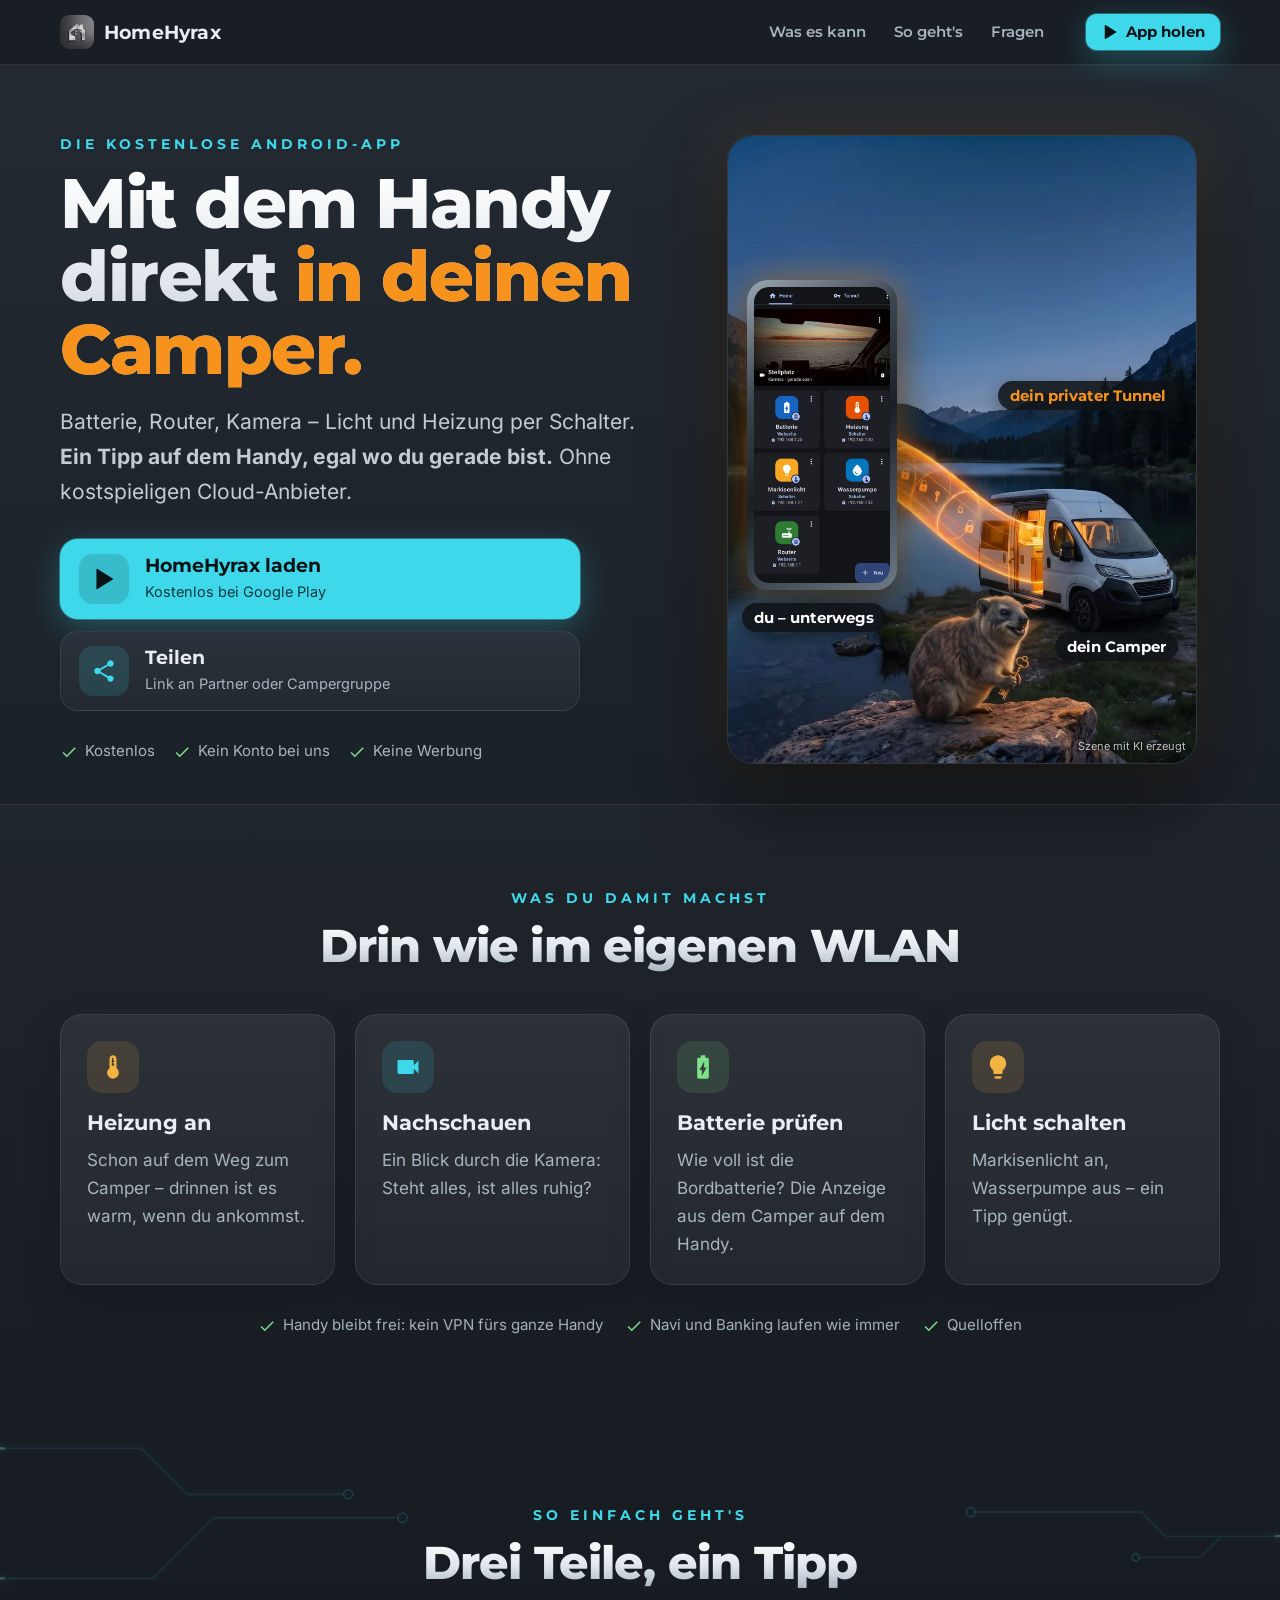
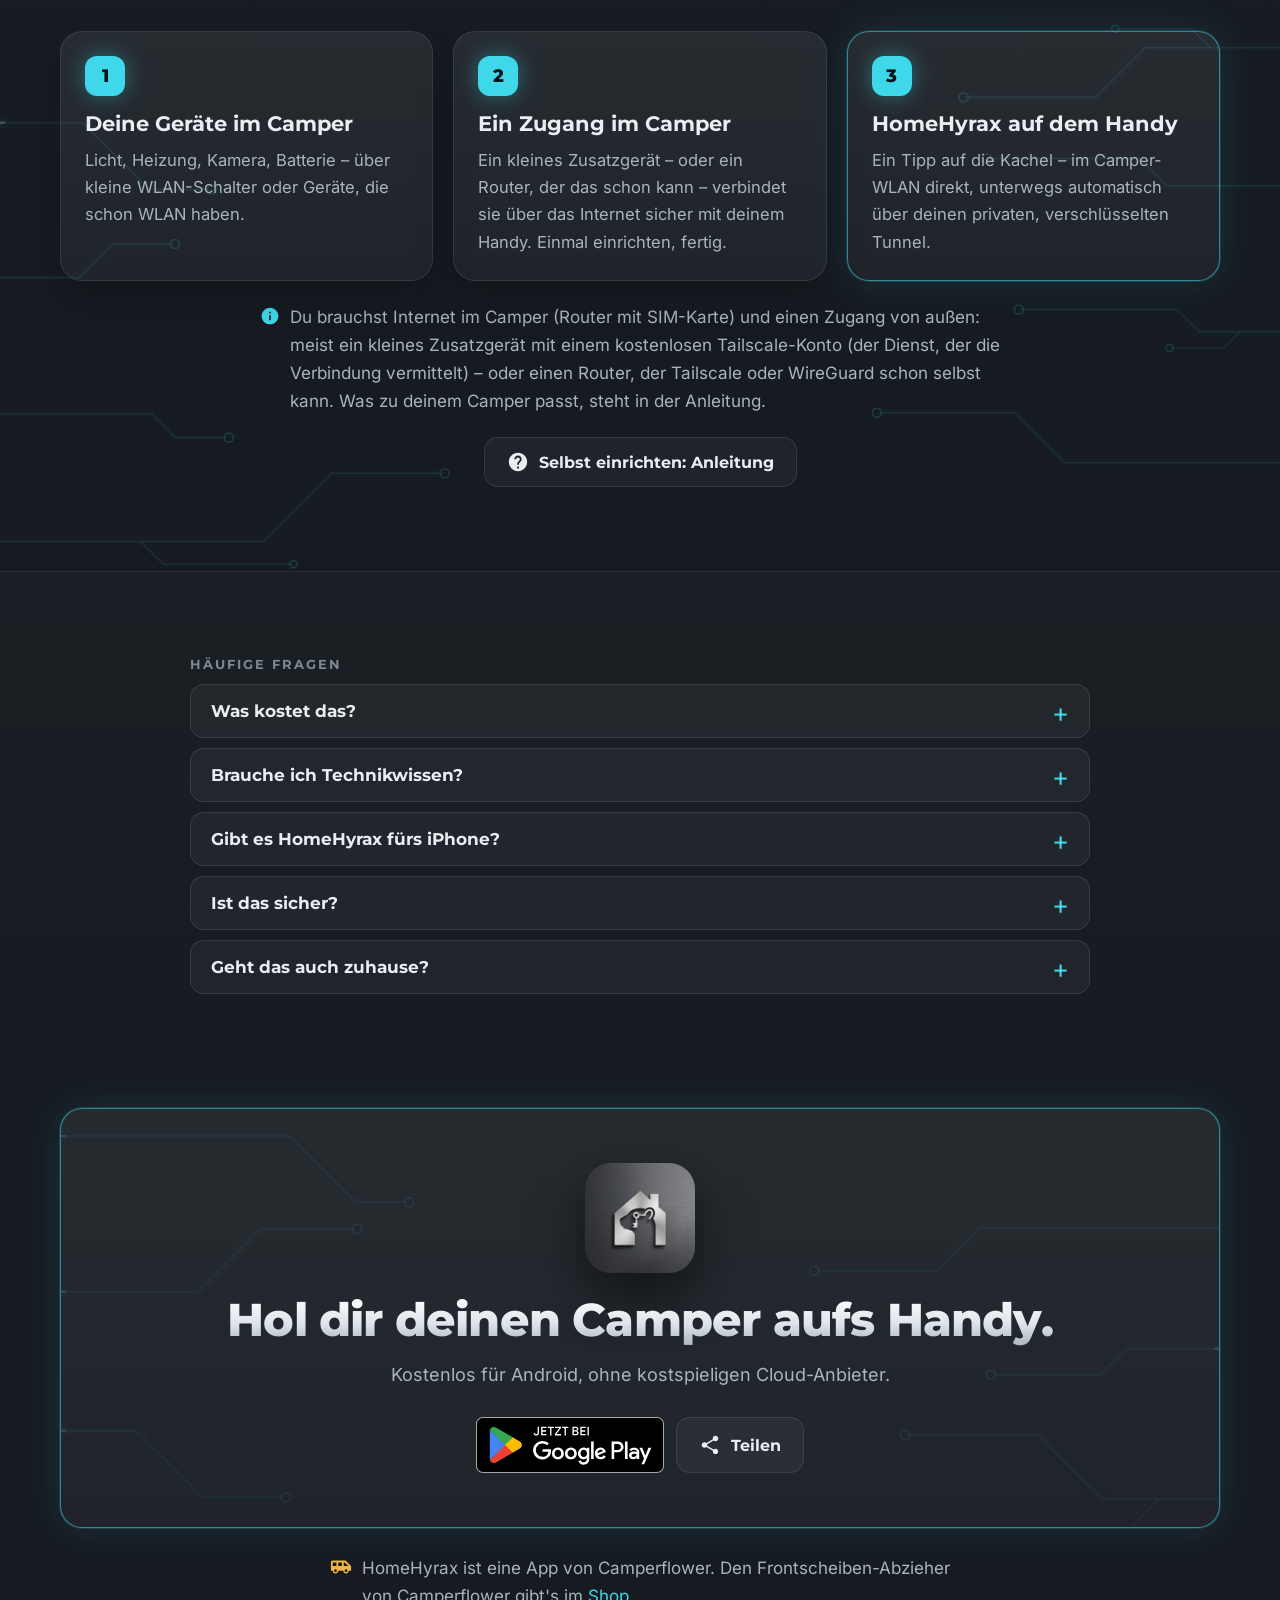
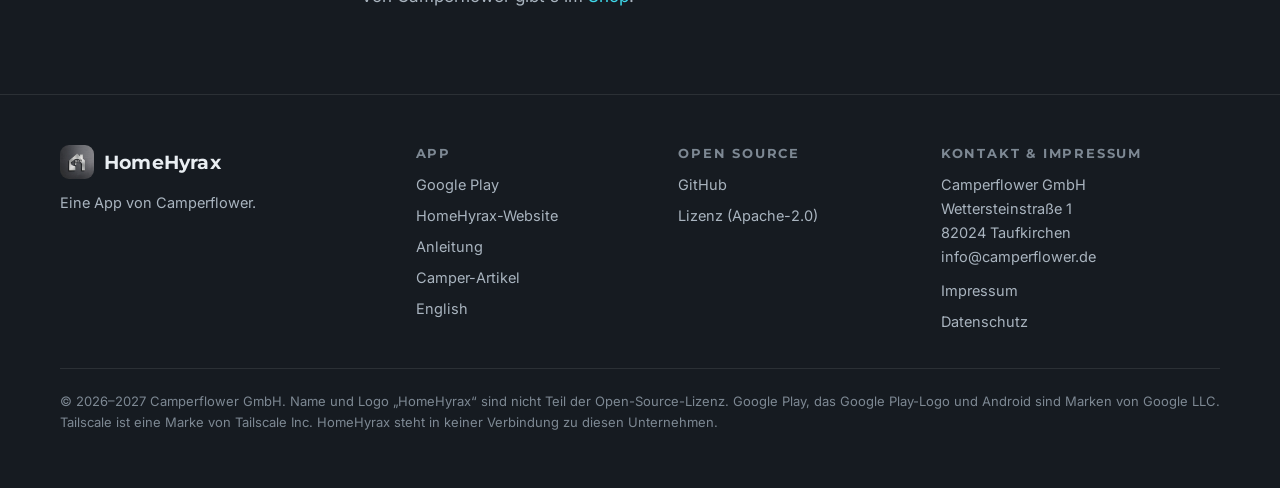
<file: site/public/rollup1/index.html>
<!doctype html>
<html lang="de">
<head>
<meta charset="utf-8">
<meta name="viewport" content="width=device-width, initial-scale=1">
<title>HomeHyrax – mit dem Handy direkt in deinen Camper</title>
<meta name="description" content="HomeHyrax, die kostenlose Android-App: Batterie, Router, Kamera, Licht und Heizung deines Campers mit einem Tipp – im Camper-WLAN direkt, von unterwegs über deinen privaten Tunnel. Ohne kostspieligen Cloud-Anbieter.">
<link rel="canonical" href="https://homehyrax.com/rollup1/">
<meta property="og:type" content="website">
<meta property="og:locale" content="de_DE">
<meta property="og:title" content="HomeHyrax – mit dem Handy direkt in deinen Camper">
<meta property="og:description" content="Die kostenlose Android-App: Batterie, Router, Kamera, Licht und Heizung deines Campers mit einem Tipp – egal wo du bist.">
<meta property="og:url" content="https://homehyrax.com/rollup1/">
<meta property="og:image" content="https://homehyrax.com/assets/img/og-rollup1.jpg">
<meta property="og:image:width" content="1200">
<meta property="og:image:height" content="630">
<meta property="og:image:alt" content="Handy mit HomeHyrax, ein leuchtender Tunnel führt in einen Camper am Bergsee: Mit dem Handy direkt in deinen Camper.">
<meta name="twitter:card" content="summary_large_image">
<meta name="theme-color" content="#161b21">
<link rel="icon" href="../assets/img/logo.png">
<link rel="stylesheet" href="../assets/style.css">
</head>
<!-- Landeseite hinter dem QR-Code des HomeHyrax-Roll-Ups (gedruckt: https://homehyrax.com/rollup1) – Pfad nie aendern.
     Gilt fuer jede Messe und jeden Stand: keine Messe, kein Datum, kein Stand auf der Seite. -->
<body class="lp">
<svg xmlns="http://www.w3.org/2000/svg" style="display:none" aria-hidden="true">
<symbol id="i-wifi" viewBox="0 0 24 24" fill="currentColor"><path d="M1 9l2 2c4.97-4.97 13.03-4.97 18 0l2-2C16.93 2.93 7.08 2.93 1 9zm8 8l3 3 3-3c-1.65-1.66-4.34-1.66-6 0zm-4-4l2 2c2.76-2.76 7.24-2.76 10 0l2-2C15.14 9.14 8.87 9.14 5 13z"/></symbol>
<symbol id="i-signal" viewBox="0 0 24 24" fill="currentColor"><path d="M17 4h3v16h-3V4zM5 14h3v6H5v-6zm6-5h3v11h-3V9z"/></symbol>
<symbol id="i-power" viewBox="0 0 24 24" fill="currentColor"><path d="M13 3h-2v10h2V3zm4.83 2.17l-1.42 1.42C17.99 7.86 19 9.81 19 12c0 3.87-3.13 7-7 7s-7-3.13-7-7c0-2.19 1.01-4.14 2.58-5.42L6.17 5.17C4.23 6.82 3 9.26 3 12c0 4.97 4.03 9 9 9s9-4.03 9-9c0-2.74-1.23-5.18-3.17-6.83z"/></symbol>
<symbol id="i-lock" viewBox="0 0 24 24" fill="currentColor"><path d="M18 8h-1V6c0-2.76-2.24-5-5-5S7 3.24 7 6v2H6c-1.1 0-2 .9-2 2v10c0 1.1.9 2 2 2h12c1.1 0 2-.9 2-2V10c0-1.1-.9-2-2-2zm-6 9c-1.1 0-2-.9-2-2s.9-2 2-2 2 .9 2 2-.9 2-2 2zm3.1-9H8.9V6c0-1.71 1.39-3.1 3.1-3.1 1.71 0 3.1 1.39 3.1 3.1v2z"/></symbol>
<symbol id="i-home" viewBox="0 0 24 24" fill="currentColor"><path d="M10 20v-6h4v6h5v-8h3L12 3 2 12h3v8z"/></symbol>
<symbol id="i-check" viewBox="0 0 24 24" fill="currentColor"><path d="M9 16.17L4.83 12l-1.42 1.41L9 19 21 7l-1.41-1.41z"/></symbol>
<symbol id="i-close" viewBox="0 0 24 24" fill="currentColor"><path d="M19 6.41L17.59 5 12 10.59 6.41 5 5 6.41 10.59 12 5 17.59 6.41 19 12 13.41 17.59 19 19 17.59 13.41 12z"/></symbol>
<symbol id="i-key" viewBox="0 0 24 24" fill="currentColor"><path d="M12.65 10C11.83 7.67 9.61 6 7 6c-3.31 0-6 2.69-6 6s2.69 6 6 6c2.61 0 4.83-1.67 5.65-4H17v4h4v-4h2v-4H12.65zM7 14c-1.1 0-2-.9-2-2s.9-2 2-2 2 .9 2 2-.9 2-2 2z"/></symbol>
<symbol id="i-web" viewBox="0 0 24 24" fill="currentColor"><path d="M11.99 2C6.47 2 2 6.48 2 12s4.47 10 9.99 10C17.52 22 22 17.52 22 12S17.52 2 11.99 2zm6.93 6h-2.95c-.32-1.25-.78-2.45-1.38-3.56 1.84.63 3.37 1.91 4.330 3.56zM12 4.040c.83 1.2 1.48 2.53 1.91 3.96h-3.82c.43-1.43 1.080-2.76 1.910-3.96zM4.26 14C4.1 13.36 4 12.69 4 12s.1-1.36.26-2h3.38c-.08.66-.14 1.32-.14 2s.06 1.34.14 2H4.26zm.82 2h2.95c.32 1.25.78 2.45 1.38 3.56-1.84-.63-3.37-1.9-4.33-3.56zm2.95-8H5.08c.96-1.66 2.49-2.93 4.33-3.56C8.81 5.55 8.35 6.75 8.03 8zM12 19.96c-.83-1.2-1.48-2.53-1.91-3.96h3.82c-.43 1.43-1.08 2.76-1.91 3.96zM14.34 14H9.66c-.09-.66-.16-1.32-.16-2s.07-1.35.16-2h4.68c.09.65.16 1.32.16 2s-.07 1.34-.16 2zm.25 5.56c.6-1.11 1.06-2.31 1.38-3.56h2.95c-.96 1.65-2.49 2.93-4.33 3.56zM16.36 14c.08-.66.14-1.32.14-2s-.06-1.34-.14-2h3.38c.16.64.26 1.31.26 2s-.1 1.36-.26 2h-3.38z"/></symbol>
<symbol id="i-touch" viewBox="0 0 24 24" fill="currentColor"><path d="M9 11.24V7.5C9 6.12 10.12 5 11.5 5S14 6.12 14 7.5v3.74c1.21-.81 2-2.18 2-3.74C16 5.01 13.99 3 11.5 3S7 5.01 7 7.5c0 1.56.79 2.93 2 3.74zm9.84 4.63l-4.54-2.26c-.17-.07-.35-.11-.54-.11H13v-6c0-.83-.67-1.5-1.5-1.5S10 6.67 10 7.5v10.74l-3.43-.72c-.08-.01-.15-.03-.24-.03-.31 0-.59.13-.79.33l-.79.8 4.94 4.94c.27.27.65.44 1.06.44h6.79c.75 0 1.33-.55 1.44-1.28l.75-5.27c.01-.07.02-.14.02-.2 0-.62-.38-1.16-.91-1.38z"/></symbol>
<symbol id="i-cam" viewBox="0 0 24 24" fill="currentColor"><path d="M17 10.5V7c0-.55-.45-1-1-1H4c-.55 0-1 .45-1 1v10c0 .55.45 1 1 1h12c.55 0 1-.45 1-1v-3.5l4 4v-11l-4 4z"/></symbol>
<symbol id="i-share" viewBox="0 0 24 24" fill="currentColor"><path d="M18 16.08c-.76 0-1.44.3-1.96.77L8.91 12.7c.05-.23.09-.46.09-.7s-.04-.47-.09-.7l7.05-4.11c.54.5 1.25.81 2.04.81 1.66 0 3-1.34 3-3s-1.34-3-3-3-3 1.34-3 3c0 .24.04.47.09.7L8.04 9.81C7.5 9.31 6.79 9 6 9c-1.66 0-3 1.34-3 3s1.34 3 3 3c.79 0 1.5-.31 2.04-.81l7.12 4.16c-.05.21-.08.43-.08.65 0 1.61 1.31 2.92 2.92 2.92s2.92-1.31 2.92-2.92-1.31-2.92-2.92-2.92z"/></symbol>
<symbol id="i-shield" viewBox="0 0 24 24" fill="currentColor"><path d="M12 1L3 5v6c0 5.55 3.84 10.74 9 12 5.16-1.26 9-6.45 9-12V5l-9-4zm-2 16l-4-4 1.41-1.41L10 14.17l6.59-6.59L18 9l-8 8z"/></symbol>
<symbol id="i-github" viewBox="0 0 24 24" fill="currentColor"><path d="M12 .5C5.65.5.5 5.65.5 12c0 5.08 3.29 9.39 7.86 10.91.58.1.79-.25.79-.56v-2c-3.2.7-3.87-1.36-3.87-1.36-.52-1.33-1.28-1.69-1.28-1.690-1.05-.72.08-.7.08-.7 1.16.08 1.77 1.19 1.77 1.19 1.03 1.77 2.71 1.26 3.37.96.1-.75.4-1.26.73-1.55-2.55-.29-5.24-1.28-5.24-5.69 0-1.26.45-2.29 1.19-3.1-.12-.29-.52-1.46.11-3.05 0 0 .97-.31 3.17 1.18a11 11 0 0 1 5.77 0c2.2-1.49 3.17-1.18 3.17-1.18.63 1.59.23 2.76.11 3.05.74.81 1.19 1.84 1.19 3.1 0 4.42-2.69 5.39-5.25 5.68.41.36.78 1.06.78 2.14v3.17c0 .31.21.67.8.56C20.21 21.39 23.5 17.08 23.5 12 23.5 5.65 18.35.5 12 .5z"/></symbol>
<symbol id="i-play" viewBox="0 0 24 24" fill="currentColor"><path d="M5 3.2v17.6c0 .5.55.8.98.54l14.1-8.8a.64.64 0 0 0 0-1.08L5.98 2.66A.63.63 0 0 0 5 3.2z"/></symbol>
<symbol id="i-car" viewBox="0 0 24 24" fill="currentColor"><path d="M18.92 6.01C18.72 5.42 18.16 5 17.5 5h-11c-.66 0-1.21.42-1.42 1.01L3 12v8c0 .55.45 1 1 1h1c.55 0 1-.45 1-1v-1h12v1c0 .55.45 1 1 1h1c.55 0 1-.45 1-1v-8l-2.08-5.99zM6.5 16c-.83 0-1.5-.67-1.5-1.5S5.67 13 6.5 13s1.5.67 1.5 1.5S7.33 16 6.5 16zm11 0c-.83 0-1.5-.67-1.5-1.5s.67-1.5 1.5-1.5 1.5.67 1.5 1.5-.67 1.5-1.5 1.5zM5 11l1.5-4.5h11L19 11H5z"/></symbol>
<symbol id="i-nav" viewBox="0 0 24 24" fill="currentColor"><path d="M12 2L4.5 20.29l.71.71L12 18l6.79 3 .71-.71z"/></symbol>
<symbol id="i-bank" viewBox="0 0 24 24" fill="currentColor"><path d="M4 10v7h3v-7H4zm6 0v7h3v-7h-3zM2 22h19v-3H2v3zm14-12v7h3v-7h-3zm-4.5-9L2 6v2h19V6l-9.5-5z"/></symbol>
<symbol id="i-tv" viewBox="0 0 24 24" fill="currentColor"><path d="M21 3H3c-1.1 0-2 .9-2 2v12c0 1.1.9 2 2 2h5v2h8v-2h5c1.1 0 1.99-.9 1.99-2L23 5c0-1.1-.9-2-2-2zm0 14H3V5h18v12z"/></symbol>
<symbol id="i-router" viewBox="0 0 24 24" fill="currentColor"><path d="M20.2 5.9l.8-.8C19.6 3.7 17.8 3 16 3s-3.6.7-5 2.1l.8.8C13 4.8 14.5 4.2 16 4.2s3 .6 4.2 1.7zm-.9.8c-.9-.9-2.1-1.4-3.3-1.4s-2.4.5-3.3 1.4l.8.8c.7-.7 1.6-1 2.5-1 .9 0 1.8.3 2.5 1l.8-.8zM19 13h-2V9h-2v4H5c-1.1 0-2 .9-2 2v4c0 1.1.9 2 2 2h14c1.1 0 2-.9 2-2v-4c0-1.1-.9-2-2-2zM8 18H6v-2h2v2zm3.5 0h-2v-2h2v2zm3.5 0h-2v-2h2v2z"/></symbol>
<symbol id="i-camper" viewBox="0 0 24 24" fill="currentColor"><path d="M17 5H3c-1.1 0-2 .89-2 2v9h2c0 1.65 1.34 3 3 3s3-1.35 3-3h5.5c0 1.65 1.34 3 3 3s3-1.35 3-3H23v-5l-6-6zM3 11V7h4v4H3zm3 6.5c-.83 0-1.5-.67-1.5-1.5s.67-1.5 1.5-1.5 1.5.67 1.5 1.5-.67 1.5-1.5 1.5zM13 11H9V7h4v4zm4.5 6.5c-.83 0-1.5-.67-1.5-1.5s.67-1.5 1.5-1.5 1.5.67 1.5 1.5-.67 1.5-1.5 1.5zM15 11V7h1l4 4h-5z"/></symbol>
<symbol id="i-office" viewBox="0 0 24 24" fill="currentColor"><path d="M12 7V3H2v18h20V7H12zM6 19H4v-2h2v2zm0-4H4v-2h2v2zm0-4H4V9h2v2zm0-4H4V5h2v2zm4 12H8v-2h2v2zm0-4H8v-2h2v2zm0-4H8V9h2v2zm0-4H8V5h2v2zm10 12h-8v-2h2v-2h-2v-2h2v-2h-2V9h8v10zm-2-8h-2v2h2v-2zm0 4h-2v2h2v-2z"/></symbol>
<symbol id="i-phone" viewBox="0 0 24 24" fill="currentColor"><path d="M17 1.01L7 1c-1.1 0-2 .9-2 2v18c0 1.1.9 2 2 2h10c1.1 0 2-.9 2-2V3c0-1.1-.9-1.99-2-1.99zM17 19H7V5h10v14z"/></symbol>
<symbol id="i-code" viewBox="0 0 24 24" fill="currentColor"><path d="M9.4 16.6L4.8 12l4.6-4.6L8 6l-6 6 6 6 1.4-1.4zm5.2 0l4.6-4.6-4.6-4.6L16 6l6 6-6 6-1.4-1.4z"/></symbol>
<symbol id="i-info" viewBox="0 0 24 24" fill="currentColor"><path d="M12 2C6.48 2 2 6.48 2 12s4.48 10 10 10 10-4.48 10-10S17.52 2 12 2zm1 15h-2v-6h2v6zm0-8h-2V7h2v2z"/></symbol>
<symbol id="i-warn" viewBox="0 0 24 24" fill="currentColor"><path d="M1 21h22L12 2 1 21zm12-3h-2v-2h2v2zm0-4h-2v-4h2v4z"/></symbol>
<symbol id="i-menu" viewBox="0 0 24 24" fill="currentColor"><path d="M3 18h18v-2H3v2zm0-5h18v-2H3v2zm0-7v2h18V6H3z"/></symbol>
<symbol id="i-dash" viewBox="0 0 24 24" fill="currentColor"><path d="M3 13h8V3H3v10zm0 8h8v-6H3v6zm10 0h8V11h-8v10zm0-18v6h8V3h-8z"/></symbol>
<symbol id="i-block" viewBox="0 0 24 24" fill="currentColor"><path d="M12 2C6.48 2 2 6.48 2 12s4.48 10 10 10 10-4.48 10-10S17.52 2 12 2zM4 12c0-4.42 3.58-8 8-8 1.85 0 3.55.63 4.9 1.69L5.69 16.9C4.63 15.55 4 13.85 4 12zm8 8c-1.85 0-3.55-.63-4.9-1.69L18.31 7.1C19.37 8.45 20 10.15 20 12c0 4.42-3.58 8-8 8z"/></symbol>
<symbol id="i-qr" viewBox="0 0 24 24" fill="currentColor"><path d="M3 11h8V3H3v8zm2-6h4v4H5V5zM3 21h8v-8H3v8zm2-6h4v4H5v-4zM13 3v8h8V3h-8zm6 6h-4V5h4v4zM19 19h2v2h-2zM13 13h2v2h-2zM15 15h2v2h-2zM13 17h2v2h-2zM15 19h2v2h-2zM17 17h2v2h-2zM17 13h2v2h-2zM19 15h2v2h-2z"/></symbol>
<symbol id="i-cloud" viewBox="0 0 24 24" fill="currentColor"><path d="M19.35 10.04C18.67 6.59 15.64 4 12 4 9.11 4 6.6 5.64 5.35 8.04 2.34 8.36 0 10.91 0 14c0 3.31 2.69 6 6 6h13c2.76 0 5-2.24 5-5 0-2.64-2.05-4.78-4.65-4.96z"/></symbol>
<symbol id="i-bolt" viewBox="0 0 24 24" fill="currentColor"><path d="M11 21h-1l1-7H7.5c-.58 0-.57-.32-.38-.66.19-.34.05-.08.07-.12C8.48 10.94 10.42 7.54 13 3h1l-1 7h3.5c.49 0 .56.33.47.51l-.07.15C12.96 17.55 11 21 11 21z"/></symbol>
<symbol id="i-mail" viewBox="0 0 24 24" fill="currentColor"><path d="M20 4H4c-1.1 0-1.99.9-1.99 2L2 18c0 1.1.9 2 2 2h16c1.1 0 2-.9 2-2V6c0-1.1-.9-2-2-2zm0 4l-8 5-8-5V6l8 5 8-5v2z"/></symbol>
<symbol id="i-video" viewBox="0 0 24 24" fill="currentColor"><path d="M10 16.5l6-4.5-6-4.5v9zM12 2C6.48 2 2 6.48 2 12s4.48 10 10 10 10-4.48 10-10S17.52 2 12 2zm0 18c-4.41 0-8-3.59-8-8s3.59-8 8-8 8 3.59 8 8-3.59 8-8 8z"/></symbol>
<symbol id="i-family" viewBox="0 0 24 24" fill="currentColor"><path d="M16 11c1.66 0 2.99-1.34 2.99-3S17.66 5 16 5c-1.66 0-3 1.34-3 3s1.34 3 3 3zm-8 0c1.66 0 2.99-1.34 2.99-3S9.66 5 8 5C6.34 5 5 6.34 5 8s1.34 3 3 3zm0 2c-2.33 0-7 1.17-7 3.5V19h14v-2.5c0-2.33-4.67-3.5-7-3.5zm8 0c-.29 0-.62.02-.97.05 1.16.84 1.97 1.97 1.97 3.45V19h6v-2.5c0-2.33-4.67-3.5-7-3.5z"/></symbol>
<symbol id="i-bell" viewBox="0 0 24 24" fill="currentColor"><path d="M12 22c1.1 0 2-.9 2-2h-4c0 1.1.89 2 2 2zm6-6v-5c0-3.07-1.64-5.64-4.5-6.32V4c0-.83-.67-1.5-1.5-1.5s-1.5.67-1.5 1.5v.68C7.63 5.36 6 7.92 6 11v5l-2 2v1h16v-1l-2-2z"/></symbol>
<symbol id="i-help" viewBox="0 0 24 24" fill="currentColor"><path d="M12 2C6.48 2 2 6.48 2 12s4.48 10 10 10 10-4.48 10-10S17.52 2 12 2zm1 17h-2v-2h2v2zm2.07-7.75l-.9.92C13.45 12.9 13 13.5 13 15h-2v-.5c0-1.1.45-2.1 1.17-2.83l1.24-1.26c.37-.36.59-.86.59-1.41 0-1.1-.9-2-2-2s-2 .9-2 2H8c0-2.21 1.79-4 4-4s4 1.79 4 4c0 .88-.36 1.68-.93 2.25z"/></symbol>
<symbol id="i-thermo" viewBox="0 0 24 24" fill="currentColor"><path d="M15 13V5c0-1.66-1.34-3-3-3S9 3.34 9 5v8c-1.21.91-2 2.37-2 4 0 2.76 2.24 5 5 5s5-2.24 5-5c0-1.63-.79-3.09-2-4zm-4-8c0-.55.45-1 1-1s1 .45 1 1h-1v1h1v2h-1v1h1v2h-2V5z"/></symbol>
<symbol id="i-battery" viewBox="0 0 24 24" fill="currentColor"><path d="M15.67 4H14V2h-4v2H8.33C7.6 4 7 4.6 7 5.33v15.33C7 21.4 7.6 22 8.33 22h7.33c.74 0 1.34-.6 1.34-1.33V5.33C17 4.6 16.4 4 15.67 4zM11 20v-5.5H9L13 7v5.5h2L11 20z"/></symbol>
<symbol id="i-bulb" viewBox="0 0 24 24" fill="currentColor"><path d="M9 21c0 .55.45 1 1 1h4c.55 0 1-.45 1-1v-1H9v1zm3-19C8.14 2 5 5.14 5 9c0 2.38 1.19 4.47 3 5.74V17c0 .55.45 1 1 1h6c.55 0 1-.45 1-1v-2.26c1.81-1.27 3-3.36 3-5.74 0-3.86-3.14-7-7-7z"/></symbol>
</svg>

<a class="skip" href="#main">Zum Inhalt</a>

<header class="top">
  <div class="wrap">
    <a class="brand" href="#top"><img src="../assets/img/logo.png" alt="" width="34" height="34"><span>HomeHyrax</span></a>
    <nav class="nav" aria-label="Seitenmenü">
      <a href="#kann">Was es kann</a>
      <a href="#so">So geht's</a>
      <a href="#fragen">Fragen</a>
    </nav>
    <a class="btn btn-primary btn-sm" href="https://play.google.com/store/apps/details?id=de.camperflower.homehyrax&amp;hl=de&amp;referrer=utm_source%3Drollup%26utm_medium%3Dqr%26utm_campaign%3Drollup1" data-play-link><svg><use href="#i-play"/></svg>App holen</a>
    <button class="menu-btn" aria-label="Menü" aria-expanded="false"><svg><use href="#i-menu"/></svg></button>
  </div>
</header>

<main id="main">
<!-- ============ KOPF: Szene wie auf dem Roll-Up ============ -->
<div class="hero" id="top">
  <div class="wrap">
    <div>
      <p class="eyebrow">Die kostenlose Android-App</p>
      <h1 class="metal">Mit dem Handy direkt <span class="orange">in deinen Camper.</span></h1>
      <p class="lead">Batterie, Router, Kamera – Licht und Heizung per Schalter. <b>Ein Tipp auf dem Handy, egal wo du gerade bist.</b> Ohne kostspieligen Cloud-Anbieter.</p>

      <div class="actions">
        <a class="action main" href="https://play.google.com/store/apps/details?id=de.camperflower.homehyrax&amp;hl=de&amp;referrer=utm_source%3Drollup%26utm_medium%3Dqr%26utm_campaign%3Drollup1" data-play-link>
          <span class="a-ico"><svg><use href="#i-play"/></svg></span>
          <span><b>HomeHyrax laden</b><small>Kostenlos bei Google Play</small></span>
        </a>
        <button class="action" type="button" data-share>
          <span class="a-ico"><svg><use href="#i-share"/></svg></span>
          <span><b>Teilen</b><small data-share-hint>Link an Partner oder Campergruppe</small></span>
        </button>
      </div>
      <div class="note info ios-note" hidden>
        <svg><use href="#i-info"/></svg>
        <p><b>Noch nicht fürs iPhone.</b> HomeHyrax gibt es für Android. Schick dir den Link mit <b>Teilen</b> aufs Android-Handy.</p>
      </div>

      <ul class="facts">
        <li><svg><use href="#i-check"/></svg>Kostenlos</li>
        <li><svg><use href="#i-check"/></svg>Kein Konto bei uns</li>
        <li><svg><use href="#i-check"/></svg>Keine Werbung</li>
      </ul>
    </div>
    <figure class="szene" aria-label="Szene: Handy mit HomeHyrax, ein leuchtender privater Tunnel führt in einen Camper am Bergsee, davor ein Klippschliefer mit Schlüssel">
      <img class="szene-bild" src="../assets/img/rollup-szene.webp" alt="" width="900" height="1205">
      <div class="szene-handy"><img src="../assets/img/rollup-handy.webp" alt="HomeHyrax mit Camper-Kacheln: Kamera Stellplatz, Batterie, Heizung, Markisenlicht, Wasserpumpe, Router" width="540" height="1080"></div>
      <span class="etikett e-tunnel">dein privater Tunnel</span>
      <span class="etikett e-du">du – unterwegs</span>
      <span class="etikett e-camper">dein Camper</span>
      <figcaption>Szene mit KI erzeugt</figcaption>
    </figure>
  </div>
</div>

<!-- ============ WAS ES KANN ============ -->
<section class="alt" id="kann">
  <div class="wrap">
    <div class="sec-head center">
      <p class="eyebrow">Was du damit machst</p>
      <h2 class="metal">Drin wie im eigenen WLAN</h2>
    </div>
    <div class="grid g4 cando">
      <div class="card"><div class="ico y"><svg><use href="#i-thermo"/></svg></div><h3>Heizung an</h3><p class="muted">Schon auf dem Weg zum Camper – drinnen ist es warm, wenn du ankommst.</p></div>
      <div class="card"><div class="ico c"><svg><use href="#i-cam"/></svg></div><h3>Nachschauen</h3><p class="muted">Ein Blick durch die Kamera: Steht alles, ist alles ruhig?</p></div>
      <div class="card"><div class="ico g"><svg><use href="#i-battery"/></svg></div><h3>Batterie prüfen</h3><p class="muted">Wie voll ist die Bordbatterie? Die Anzeige aus dem Camper auf dem Handy.</p></div>
      <div class="card"><div class="ico y"><svg><use href="#i-bulb"/></svg></div><h3>Licht schalten</h3><p class="muted">Markisenlicht an, Wasserpumpe aus – ein Tipp genügt.</p></div>
    </div>
    <ul class="facts center-facts">
      <li><svg><use href="#i-check"/></svg>Handy bleibt frei: kein VPN fürs ganze Handy</li>
      <li><svg><use href="#i-check"/></svg>Navi und Banking laufen wie immer</li>
      <li><svg><use href="#i-check"/></svg>Quelloffen</li>
    </ul>
  </div>
</section>

<!-- ============ SO GEHT'S ============ -->
<section id="so">
  <div class="circuit" data-seed="23"></div>
  <div class="wrap" style="position:relative">
    <div class="sec-head center">
      <p class="eyebrow">So einfach geht's</p>
      <h2 class="metal">Drei Teile, ein Tipp</h2>
    </div>
    <div class="three easy">
      <div class="card"><span class="num">1</span><h3>Deine Geräte im Camper</h3><p>Licht, Heizung, Kamera, Batterie – über kleine WLAN-Schalter oder Geräte, die schon WLAN haben.</p></div>
      <div class="card"><span class="num">2</span><h3>Ein Zugang im Camper</h3><p>Ein kleines Zusatzgerät – oder ein Router, der das schon kann – verbindet sie über das Internet sicher mit deinem Handy. Einmal einrichten, fertig.</p></div>
      <div class="card glow"><span class="num">3</span><h3>HomeHyrax auf dem Handy</h3><p>Ein Tipp auf die Kachel – im Camper-WLAN direkt, unterwegs automatisch über deinen privaten, verschlüsselten Tunnel.</p></div>
    </div>
    <p class="needs"><svg><use href="#i-info"/></svg><span>Du brauchst Internet im Camper (Router mit SIM-Karte) und einen Zugang von außen: meist ein kleines Zusatzgerät mit einem kostenlosen Tailscale-Konto (der Dienst, der die Verbindung vermittelt) – oder einen Router, der Tailscale oder WireGuard schon selbst kann. Was zu deinem Camper passt, steht in der Anleitung.</span></p>
    <p class="center-cta"><a class="btn btn-ghost" href="../de/#g-camper"><svg><use href="#i-help"/></svg>Selbst einrichten: Anleitung</a></p>
  </div>
</section>

<!-- ============ FRAGEN ============ -->
<section class="alt" id="fragen">
  <div class="wrap" style="max-width:900px">
    <p class="acc-title">Häufige Fragen</p>
    <details><summary>Was kostet das?</summary><div><p>Die App ist kostenlos, ohne Abo und ohne Werbung. Du brauchst Internet im Camper (eine SIM-Karte im Router) und – je nach Router – einmalig ein kleines Zusatzgerät. Läuft die Verbindung über Tailscale, ist das für den privaten Gebrauch ebenfalls kostenlos.</p></div></details>
    <details><summary>Brauche ich Technikwissen?</summary><div><p>Einmal beim Einrichten: ja – etwas Geduld und einen Nachmittag, oder jemanden, der sich auskennt. Die <a href="../de/#g-camper">Anleitung</a> führt Schritt für Schritt. Danach ist es nur noch ein Tipp aufs Handy.</p></div></details>
    <details><summary>Gibt es HomeHyrax fürs iPhone?</summary><div><p>Noch nicht – derzeit Android ab 8.0.</p></div></details>
    <details><summary>Ist das sicher?</summary><div><p>Die Verbindung zum Camper ist verschlüsselt, Passwörter liegen verschlüsselt auf deinem Handy. Kein Konto bei uns, kein Tracking (<a href="https://camperflower.de/homehyrax-datenschutz/">Datenschutz</a>).</p></div></details>
    <details><summary>Geht das auch zuhause?</summary><div><p>Ja, genauso – für Smarthome, NAS oder Kameras. <a href="../de/">Alles zu HomeHyrax</a>.</p></div></details>
  </div>
</section>

<!-- ============ ABSCHLUSS ============ -->
<section class="final" style="padding-top:20px">
  <div class="wrap">
    <div class="card glow">
      <div class="circuit" data-seed="7"></div>
      <div style="position:relative">
        <img class="logo" src="../assets/img/logo.png" alt="HomeHyrax-Logo" width="110" height="110">
        <h2 class="metal">Hol dir deinen Camper aufs Handy.</h2>
        <p class="muted" style="font-size:18px;margin-bottom:28px">Kostenlos für Android, ohne kostspieligen Cloud-Anbieter.</p>
        <div class="cta">
          <a class="play-badge" href="https://play.google.com/store/apps/details?id=de.camperflower.homehyrax&amp;hl=de&amp;referrer=utm_source%3Drollup%26utm_medium%3Dqr%26utm_campaign%3Drollup1" data-play-link><img src="../assets/img/google-play-badge-de.svg" alt="Jetzt bei Google Play" width="239" height="71"></a>
          <button class="btn btn-ghost" type="button" data-share><svg><use href="#i-share"/></svg><span data-share-hint>Teilen</span></button>
        </div>
      </div>
    </div>
    <p class="shop-hint"><svg><use href="#i-camper"/></svg><span>HomeHyrax ist eine App von Camperflower. Den Frontscheiben-Abzieher von Camperflower gibt's im <a href="https://camperflower.de/">Shop</a>.</span></p>
  </div>
</section>
</main>

<footer>
  <div class="wrap">
    <div class="cols">
      <div>
        <a class="brand" href="../de/"><img src="../assets/img/logo.png" alt="" width="34" height="34"><span>HomeHyrax</span></a>
        <p style="margin-top:12px">Eine App von Camperflower.</p>
      </div>
      <div>
        <h5>App</h5>
        <ul>
          <li><a href="https://play.google.com/store/apps/details?id=de.camperflower.homehyrax&amp;hl=de&amp;referrer=utm_source%3Drollup%26utm_medium%3Dqr%26utm_campaign%3Drollup1" data-play-link>Google Play</a></li>
          <li><a href="../de/">HomeHyrax-Website</a></li>
          <li><a href="../de/#guide">Anleitung</a></li>
          <li><a href="https://camperflower.de/camper-fernzugriff-unterwegs/">Camper-Artikel</a></li>
          <li><a href="../" hreflang="en" lang="en">English</a></li>
        </ul>
      </div>
      <div>
        <h5>Open Source</h5>
        <ul>
          <li><a href="https://github.com/matthiasharzheim/homehyrax">GitHub</a></li>
          <li><a href="https://github.com/matthiasharzheim/homehyrax/blob/main/LICENSE">Lizenz (Apache-2.0)</a></li>
        </ul>
      </div>
      <div>
        <h5>Kontakt &amp; Impressum</h5>
        <address>Camperflower GmbH<br>Wettersteinstraße 1<br>82024 Taufkirchen<br><a href="mailto:info@camperflower.de">info@camperflower.de</a></address>
        <ul style="margin-top:10px">
          <li><a href="https://camperflower.de/impressum/">Impressum</a></li>
          <li><a href="https://camperflower.de/homehyrax-datenschutz/#website">Datenschutz</a></li>
        </ul>
      </div>
    </div>
    <p class="legal">© 2026–2027 Camperflower GmbH. Name und Logo „HomeHyrax“ sind nicht Teil der Open-Source-Lizenz. Google Play, das Google Play-Logo und Android sind Marken von Google LLC. Tailscale ist eine Marke von Tailscale Inc. HomeHyrax steht in keiner Verbindung zu diesen Unternehmen.</p>
  </div>
</footer>
<script src="../assets/site.js" defer></script>
</body>
</html>
</file>
<file: public/assets/style.css>
/* HomeHyrax – Webseite. Look wie die Store-Bilder: Schiefergrund, tuerkise Leiterbahnen, Metall-Schrift, Glas-Karten */
:root {
  --bg: #161b21;
  --bg-2: #1b2128;
  --card: rgba(255, 255, 255, .045);
  --card-2: rgba(255, 255, 255, .07);
  --line: rgba(255, 255, 255, .09);
  --text: #e9eef2;
  --muted: #a9b4bf;
  --dim: #7d8893;
  --cyan: #3fd8ea;
  --cyan-soft: rgba(63, 216, 234, .14);
  --gold: #f2b544;
  --green: #7ee08a;
  --radius: 22px;
  --wrap: 1160px;
  --head: 'Montserrat', 'Segoe UI', system-ui, sans-serif;
  --body: 'Inter', 'Segoe UI', system-ui, -apple-system, Roboto, sans-serif;
  --mono: 'JetBrains Mono', ui-monospace, 'Cascadia Code', Consolas, monospace;
  color-scheme: dark;
}

* { box-sizing: border-box; }
html { scroll-behavior: smooth; scroll-padding-top: 84px; -webkit-text-size-adjust: 100%; }
body {
  margin: 0;
  background: linear-gradient(180deg, #232a32 0, #1a2027 900px, var(--bg) 1800px) var(--bg);
  color: var(--text);
  font: 400 17px/1.65 var(--body);
  overflow-x: hidden;
}
img { max-width: 100%; height: auto; display: block; }
a { color: var(--cyan); text-decoration: none; }
a:hover { text-decoration: underline; text-underline-offset: 3px; }
code, pre, kbd { font-family: var(--mono); font-size: .88em; }
code { background: rgba(255, 255, 255, .07); border: 1px solid var(--line); padding: .08em .4em; border-radius: 6px; }
pre {
  background: #0f1317; border: 1px solid var(--line); border-radius: 14px; padding: 18px 20px;
  overflow-x: auto; line-height: 1.55; margin: 14px 0; color: #d7e0e7;
}
pre code { background: none; border: 0; padding: 0; font-size: .86em; }
pre .c { color: #6f7c88; }
.wrap { width: min(var(--wrap), 100% - 32px); margin-inline: auto; }
.skip { position: absolute; left: -999px; }
.skip:focus { left: 16px; top: 16px; z-index: 100; background: var(--cyan); color: #000; padding: 8px 14px; border-radius: 8px; }

/* ---------- Leiterbahnen ---------- */
.circuit { position: absolute; inset: 0; pointer-events: none; overflow: hidden; z-index: 0; }
.circuit svg { width: 100%; height: 100%; }
.circuit .t { fill: none; stroke: var(--cyan); stroke-width: 1.6; opacity: .32; }
.circuit .g { fill: none; stroke: var(--cyan); stroke-width: 5; opacity: .10; filter: blur(3px); }
.circuit .n { fill: #161b21; stroke: var(--cyan); stroke-width: 1.6; opacity: .55; }
.circuit .p { fill: none; stroke: #b8f6ff; stroke-width: 2.2; stroke-linecap: round; opacity: .9;
  stroke-dasharray: 14 1400; animation: puls 7s linear infinite; filter: drop-shadow(0 0 4px var(--cyan)); }
@keyframes puls { from { stroke-dashoffset: 1414; } to { stroke-dashoffset: 0; } }
@media (prefers-reduced-motion: reduce) { .circuit .p { display: none; } html { scroll-behavior: auto; } }

/* ---------- Kopfleiste ---------- */
.top {
  position: sticky; top: 0; z-index: 50;
  background: rgba(22, 27, 33, .78); backdrop-filter: blur(14px) saturate(1.3);
  -webkit-backdrop-filter: blur(14px) saturate(1.3);
  border-bottom: 1px solid var(--line);
}
.top .wrap { display: flex; align-items: center; gap: 22px; height: 64px; }
.brand { display: flex; align-items: center; gap: 10px; color: var(--text); font: 700 19px var(--head); letter-spacing: .2px; }
.brand:hover { text-decoration: none; }
.brand img { width: 34px; height: 34px; border-radius: 9px; }
.nav { display: flex; gap: 4px; margin-left: auto; }
.nav a { color: var(--muted); font: 600 14.5px var(--head); padding: 8px 12px; border-radius: 10px; }
.nav a:hover { color: var(--text); background: var(--card); text-decoration: none; }
.lang { display: flex; border: 1px solid var(--line); border-radius: 10px; overflow: hidden; font: 700 13px var(--head); }
.lang a, .lang span { padding: 6px 10px; color: var(--muted); }
.lang span { background: var(--cyan-soft); color: var(--cyan); }
.lang a:hover { color: var(--text); text-decoration: none; }
.menu-btn { display: none; margin-left: auto; background: none; border: 1px solid var(--line); color: var(--text);
  width: 42px; height: 38px; border-radius: 10px; cursor: pointer; }
.menu-btn svg { width: 22px; height: 22px; }

/* ---------- Knoepfe ---------- */
.btn {
  display: inline-flex; align-items: center; gap: 10px; padding: 13px 22px; border-radius: 14px;
  font: 700 16px var(--head); border: 1px solid transparent; transition: transform .15s, box-shadow .15s, background .15s;
}
.btn:hover { text-decoration: none; transform: translateY(-1px); }
.btn svg { width: 22px; height: 22px; flex: none; }
.btn-primary { background: var(--cyan); color: #071317; box-shadow: 0 0 0 1px rgba(63, 216, 234, .4), 0 10px 34px rgba(63, 216, 234, .28); }
.btn-primary:hover { box-shadow: 0 0 0 1px rgba(63, 216, 234, .6), 0 12px 44px rgba(63, 216, 234, .42); }
.btn-ghost { background: var(--card); color: var(--text); border-color: var(--line); }
.btn-ghost:hover { background: var(--card-2); }
.btn small { display: block; font: 600 11px var(--body); letter-spacing: .4px; opacity: .75; text-transform: uppercase; }
.btn .two { line-height: 1.15; text-align: left; }

/* ---------- Hero ---------- */
.hero { position: relative; padding: 70px 0 40px; isolation: isolate; }
.hero .wrap { position: relative; z-index: 1; display: grid; grid-template-columns: 1.08fr .92fr; gap: 40px; align-items: center; }
.eyebrow { font: 700 14px var(--head); letter-spacing: 4px; text-transform: uppercase; color: var(--cyan); margin: 0 0 14px; }
.metal {
  background: linear-gradient(180deg, #ffffff 0%, #dfe5eb 55%, #aab6c1 100%);
  -webkit-background-clip: text; background-clip: text; color: transparent;
}
h1 { font: 800 clamp(40px, 6vw, 70px)/1.04 var(--head); letter-spacing: -1.5px; margin: 0 0 20px; }
.lead { font-size: clamp(18px, 2.1vw, 21px); color: #c3ccd5; margin: 0 0 30px; max-width: 34em; }
.cta { display: flex; flex-wrap: wrap; gap: 12px; }
.facts { display: flex; flex-wrap: wrap; gap: 8px 18px; margin: 28px 0 0; padding: 0; list-style: none; color: var(--muted); font-size: 15px; }
.facts li { display: flex; align-items: center; gap: 7px; }
.facts svg { width: 18px; height: 18px; color: var(--green); }

.stage { position: relative; display: flex; justify-content: center; padding: 10px 0 30px; }
.phone {
  position: relative; width: min(300px, 74vw); aspect-ratio: 9 / 18.6; border-radius: 42px; padding: 10px;
  background: linear-gradient(145deg, #9aa6b2, #3b444e 30%, #1a1f25 55%, #6f7b87);
  box-shadow: 0 40px 80px rgba(0, 0, 0, .55), 0 0 0 1px rgba(255, 255, 255, .08), 0 0 70px rgba(63, 216, 234, .14);
}
.phone > div { width: 100%; height: 100%; border-radius: 33px; overflow: hidden; background: #0d1014; }
.phone img { width: 100%; height: 100%; object-fit: cover; object-position: top; }
.stage .phone { transform: rotate(-4deg); }
.pill {
  position: absolute; display: inline-flex; align-items: center; gap: 9px; white-space: nowrap;
  padding: 11px 18px; border-radius: 40px; background: rgba(34, 40, 47, .92); color: #fff;
  font: 600 15px var(--body); border: 1.5px solid var(--cyan);
  box-shadow: 0 0 34px rgba(63, 216, 234, .32), 0 14px 30px rgba(0, 0, 0, .4);
  backdrop-filter: blur(6px);
}
.pill svg { width: 19px; height: 19px; }
.pill.away { top: 16%; right: -4%; transform: rotate(-3deg); }
.pill.home { bottom: 14%; left: -6%; border-color: var(--green); box-shadow: 0 0 30px rgba(126, 224, 138, .25), 0 14px 30px rgba(0, 0, 0, .4); transform: rotate(2deg); }
.pill .gold { color: var(--gold); }
.pill .green { color: var(--green); }

/* ---------- Abschnitte ---------- */
section { position: relative; padding: 84px 0; }
section.alt { background: linear-gradient(180deg, rgba(255, 255, 255, .018), rgba(255, 255, 255, 0)); border-top: 1px solid var(--line); }
.sec-head { max-width: 760px; margin: 0 0 42px; }
.sec-head.center { margin-inline: auto; text-align: center; }
h2 { font: 800 clamp(30px, 4.2vw, 46px)/1.1 var(--head); letter-spacing: -.8px; margin: 0 0 14px; }
h3 { font: 700 21px/1.3 var(--head); margin: 0 0 10px; }
h4 { font: 700 17px/1.35 var(--head); margin: 22px 0 8px; color: #dfe6ec; }
.sec-head p { color: var(--muted); font-size: 18.5px; margin: 0; }
.sec-head p.eyebrow { color: var(--cyan); font-size: 14px; margin-bottom: 14px; }
p { margin: 0 0 14px; }
.muted { color: var(--muted); }
.grid { display: grid; gap: 20px; }
.grid > * { min-width: 0; }
.g2 { grid-template-columns: repeat(2, 1fr); }
.g3 { grid-template-columns: repeat(3, 1fr); }
.g4 { grid-template-columns: repeat(4, 1fr); }

.card {
  position: relative; background: linear-gradient(180deg, var(--card-2), var(--card));
  border: 1px solid var(--line); border-radius: var(--radius); padding: 26px;
  box-shadow: 0 18px 40px rgba(0, 0, 0, .18);
}
.card.glow { border-color: rgba(63, 216, 234, .55); box-shadow: 0 0 0 1px rgba(63, 216, 234, .15), 0 0 40px rgba(63, 216, 234, .12); }
.card p:last-child, .card ul:last-child, .card ol:last-child { margin-bottom: 0; }
.ico {
  width: 52px; height: 52px; border-radius: 15px; background: #2b343e; display: grid; place-items: center;
  margin-bottom: 16px; color: #dfe6ec;
}
.ico svg { width: 28px; height: 28px; }
.ico.c { color: var(--cyan); background: rgba(63, 216, 234, .12); }
.ico.g { color: var(--green); background: rgba(126, 224, 138, .12); }
.ico.y { color: var(--gold); background: rgba(242, 181, 68, .12); }

/* Problem/Loesung */
.versus .card h3 { display: flex; align-items: center; gap: 10px; }
.versus .bad h3 { color: #ffb4a8; }
.versus ul { padding-left: 0; list-style: none; margin: 14px 0 0; }
.versus li { padding: 7px 0 7px 30px; position: relative; color: #cdd6de; }
.versus li svg { position: absolute; left: 0; top: 10px; width: 19px; height: 19px; }
.versus .bad li svg { color: #ff8a7a; }
.versus .good li svg { color: var(--green); }
.chips { display: flex; flex-wrap: wrap; gap: 10px; margin-top: 26px; justify-content: center; }
.chip { display: inline-flex; align-items: center; gap: 8px; padding: 9px 16px; border-radius: 40px; background: var(--card); border: 1px solid var(--line); font: 600 15px var(--body); color: #dfe6ec; }
.chip svg { width: 18px; height: 18px; color: var(--green); }

/* Ablauf zuhause / unterwegs / zu */
.flow { display: grid; gap: 0; max-width: 820px; margin: 0 auto; }
.flow .row { display: flex; align-items: center; gap: 20px; }
.flow .card { display: flex; align-items: center; gap: 20px; padding: 22px 26px; flex: 1; }
.flow .ico { margin: 0; flex: none; }
.flow .lbl { flex: 1; }
.flow .lbl b { font: 700 19px var(--head); display: block; }
.flow .lbl span { color: var(--muted); font-size: 15.5px; }
.flow .link { width: 3px; height: 26px; background: var(--cyan); margin-left: 52px; box-shadow: 0 0 12px var(--cyan); opacity: .8; }
.state { display: inline-flex; align-items: center; gap: 8px; padding: 9px 18px; border-radius: 30px; font: 700 15.5px var(--head); color: #0d1014; white-space: nowrap; }
.state svg { width: 18px; height: 18px; }
.state.direct { background: var(--green); }
.state.tun { background: var(--cyan); }
.state.off { background: #9aa6b2; }

/* Mehrere Tunnel */
.multi { display: grid; grid-template-columns: 1fr 1fr; gap: 40px; align-items: center; }
.diagram { position: relative; aspect-ratio: 1 / .92; }
.diagram > svg { position: absolute; inset: 0; width: 100%; height: 100%; }
.diagram .wire { stroke: var(--cyan); stroke-width: 2.2; fill: none; opacity: .7; filter: drop-shadow(0 0 5px rgba(63, 216, 234, .7)); }
.diagram .wire.dash { stroke-dasharray: 6 8; animation: lauf 1.6s linear infinite; }
@keyframes lauf { to { stroke-dashoffset: -28; } }
.node { position: absolute; transform: translate(-50%, -50%); text-align: center; width: 168px; }
.node .card { padding: 14px 12px; border-radius: 18px; }
.node .ico { margin: 0 auto 8px; width: 46px; height: 46px; }
.node b { font: 700 16px var(--head); display: block; }
.node span { color: var(--muted); font-size: 13.5px; }
.node.me .card { border-color: rgba(63, 216, 234, .6); box-shadow: 0 0 40px rgba(63, 216, 234, .2); }
.node.inet { width: 150px; }
.node.inet .card { border-style: dashed; background: transparent; box-shadow: none; }

/* Kachel-Arten */
.kinds { display: grid; gap: 70px; }
.kind { display: grid; grid-template-columns: 300px 1fr; gap: 56px; align-items: center; }
.kind:nth-child(even) { grid-template-columns: 1fr 300px; }
.kind:nth-child(even) .shot { order: 2; }
.kind .phone { width: 100%; margin: 0 auto; max-width: 290px; }
.kind .phone.wide { aspect-ratio: 16 / 9.4; max-width: none; border-radius: 26px; padding: 8px; }
.kind .phone.wide > div { border-radius: 19px; }
.kind .phone.wide img { object-position: center; }
.kind.camera { grid-template-columns: 1.1fr 1fr; }
.tag { display: inline-flex; align-items: center; gap: 8px; font: 700 13px var(--head); letter-spacing: 2.5px; text-transform: uppercase; color: var(--cyan); margin-bottom: 10px; }
.tag svg { width: 18px; height: 18px; }
.ticks { list-style: none; padding: 0; margin: 18px 0 0; display: grid; gap: 10px; }
.ticks li { position: relative; padding-left: 32px; color: #cdd6de; }
.ticks li::before {
  content: ""; position: absolute; left: 0; top: 4px; width: 20px; height: 20px; border-radius: 50%;
  background: var(--cyan-soft) url("data:image/svg+xml,%3Csvg xmlns='http://www.w3.org/2000/svg' viewBox='0 0 24 24' fill='%233fd8ea'%3E%3Cpath d='M9 16.2 4.8 12l-1.4 1.4L9 19 21 7l-1.4-1.4z'/%3E%3C/svg%3E") center/14px no-repeat;
}

/* Galerie */
.gallery { display: flex; gap: 18px; overflow-x: auto; padding: 6px 4px 22px; scroll-snap-type: x mandatory; scrollbar-color: #3b444e transparent; }
.gallery img { width: 250px; flex: none; border-radius: 18px; scroll-snap-align: start; border: 1px solid var(--line); box-shadow: 0 16px 34px rgba(0, 0, 0, .35); }

/* Anleitung */
.guide { display: grid; grid-template-columns: 250px minmax(0, 1fr); gap: 46px; align-items: start; }
.toc { position: sticky; top: 90px; border-left: 2px solid var(--line); padding: 4px 0 4px 18px; font-size: 15px; }
.toc b { font: 700 12.5px var(--head); letter-spacing: 2px; text-transform: uppercase; color: var(--dim); display: block; margin-bottom: 10px; }
.toc a { display: block; color: var(--muted); padding: 5px 0; }
.toc a:hover, .toc a.on { color: var(--cyan); text-decoration: none; }
.step-block { margin-bottom: 54px; }
.step-block > h3 { font-size: 26px; display: flex; align-items: center; gap: 14px; margin-bottom: 14px; }
.num {
  flex: none; width: 40px; height: 40px; border-radius: 12px; display: grid; place-items: center;
  font: 800 18px var(--head); color: #071317; background: var(--cyan); box-shadow: 0 0 22px rgba(63, 216, 234, .4);
}
ol.steps { counter-reset: s; list-style: none; padding: 0; margin: 14px 0; display: grid; gap: 10px; }
ol.steps > li { counter-increment: s; position: relative; padding: 13px 16px 13px 56px; background: var(--card); border: 1px solid var(--line); border-radius: 14px; }
ol.steps > li::before {
  content: counter(s); position: absolute; left: 14px; top: 12px; width: 28px; height: 28px; border-radius: 9px;
  display: grid; place-items: center; font: 800 14px var(--head); color: var(--cyan); background: var(--cyan-soft);
}
.ui { font-weight: 650; color: #fff; background: rgba(63, 216, 234, .1); border: 1px solid rgba(63, 216, 234, .28); border-radius: 7px; padding: .04em .42em; white-space: nowrap; }
.path { white-space: normal; }
.note { display: flex; gap: 14px; padding: 16px 18px; border-radius: 14px; background: rgba(242, 181, 68, .08); border: 1px solid rgba(242, 181, 68, .3); margin: 16px 0; color: #e8dfcc; }
.note svg { flex: none; width: 22px; height: 22px; color: var(--gold); margin-top: 2px; }
.note.info { background: var(--cyan-soft); border-color: rgba(63, 216, 234, .3); color: #d6eef2; }
.note.info svg { color: var(--cyan); }
.note p:last-child { margin: 0; }
.choose { display: grid; grid-template-columns: 1fr 1fr; gap: 18px; margin: 16px 0; }
.choose .card h4 { margin-top: 0; display: flex; align-items: center; gap: 10px; font-size: 19px; }
.choose ul { margin: 8px 0 0; padding-left: 20px; color: #cdd6de; }
.choose .best { font: 700 13px var(--head); letter-spacing: 1.5px; text-transform: uppercase; color: var(--green); }

table { width: 100%; border-collapse: collapse; margin: 14px 0; font-size: 15.5px; }
.tbl { overflow-x: auto; border: 1px solid var(--line); border-radius: 14px; background: var(--card); margin: 14px 0; }
.tbl table { margin: 0; }
th, td { text-align: left; padding: 12px 16px; vertical-align: top; border-bottom: 1px solid var(--line); }
th { font: 700 13px var(--head); letter-spacing: 1px; text-transform: uppercase; color: var(--dim); background: rgba(255, 255, 255, .025); }
tr:last-child td { border-bottom: 0; }
td:first-child { color: #fff; font-weight: 600; }

.modes { display: grid; grid-template-columns: repeat(3, 1fr); gap: 14px; margin: 14px 0; }
.modes .card { padding: 18px 20px; }
.modes b { font: 700 18px var(--head); display: flex; align-items: center; gap: 8px; margin-bottom: 4px; }
.modes .card.on { border-color: rgba(63, 216, 234, .55); }

details { background: var(--card); border: 1px solid var(--line); border-radius: 14px; margin: 10px 0; }
details > summary { cursor: pointer; padding: 16px 52px 16px 20px; font: 700 16.5px var(--head); list-style: none; position: relative; }
details > summary::-webkit-details-marker { display: none; }
details > summary::after { content: "+"; position: absolute; right: 20px; top: 12px; font: 400 26px var(--body); color: var(--cyan); transition: transform .2s; }
details[open] > summary::after { transform: rotate(45deg); }
details > div { padding: 0 20px 18px; color: #cdd6de; }

/* Drei Schritte + Aufklapp-Liste */
.three { display: grid; grid-template-columns: repeat(3, 1fr); gap: 20px; margin-bottom: 46px; }
.three .card { padding: 24px; }
.three .num { margin-bottom: 14px; }
.three p { color: var(--muted); margin: 0; }
.acc { max-width: 900px; margin: 0 auto; }
.acc-title { font: 700 13px var(--head); letter-spacing: 2px; text-transform: uppercase; color: var(--dim); margin: 0 0 12px; }
.acc details > summary { display: flex; align-items: center; gap: 12px; }
.acc details > summary svg { width: 22px; height: 22px; color: var(--cyan); flex: none; }
.acc details > div > :first-child { margin-top: 0; }
.links { display: flex; flex-wrap: wrap; gap: 8px; margin: 16px 0 0; }
.links a { font: 600 13.5px var(--mono); padding: 7px 12px; border-radius: 9px; background: var(--card); border: 1px solid var(--line); color: var(--cyan); }
.links a:hover { text-decoration: none; background: var(--card-2); }

/* Technik */
.arch { font-family: var(--mono); font-size: 14px; }
.arch-flow { display: grid; grid-template-columns: 1fr auto 1.15fr auto 1fr; gap: 14px; align-items: center; }
.arch-col { display: grid; gap: 10px; }
.box { background: #0f1317; border: 1px solid var(--line); border-radius: 12px; padding: 12px 14px; }
.box b { font-family: var(--head); font-size: 15px; display: block; color: #fff; }
.box span { color: var(--muted); font-size: 12.5px; }
.box.core { border-color: rgba(63, 216, 234, .6); box-shadow: 0 0 34px rgba(63, 216, 234, .14); padding: 18px; }
.arrow { color: var(--cyan); font-size: 22px; text-align: center; }
.files a { font-family: var(--mono); font-size: 14px; }
.badges { display: flex; flex-wrap: wrap; gap: 8px; margin: 16px 0 0; }
.badges span { font: 600 13px var(--mono); padding: 5px 10px; border-radius: 8px; background: var(--card); border: 1px solid var(--line); color: var(--muted); }

/* Abschluss / Fuss */
.final { text-align: center; }
.final .card { padding: 54px 30px; overflow: hidden; isolation: isolate; }
.final img.logo { width: 110px; height: 110px; border-radius: 26px; margin: 0 auto 22px; box-shadow: 0 20px 50px rgba(0, 0, 0, .5); }
.final .cta { justify-content: center; }
footer { border-top: 1px solid var(--line); padding: 50px 0 40px; color: var(--muted); font-size: 14.5px; }
footer .cols { display: grid; grid-template-columns: 1.4fr 1fr 1fr 1.2fr; gap: 30px; }
footer h5 { font: 700 13px var(--head); letter-spacing: 1.8px; text-transform: uppercase; color: var(--dim); margin: 0 0 12px; }
footer ul { list-style: none; margin: 0; padding: 0; display: grid; gap: 7px; }
footer a { color: var(--muted); }
footer a:hover { color: var(--cyan); }
footer .legal { margin-top: 34px; padding-top: 22px; border-top: 1px solid var(--line); font-size: 13px; color: var(--dim); }
address { font-style: normal; }

/* ---------- Schmal ---------- */
@media (max-width: 1020px) {
  .guide { grid-template-columns: minmax(0, 1fr); }
  .toc { position: static; border-left: 0; padding: 0; display: flex; flex-wrap: wrap; gap: 8px; }
  .toc b { width: 100%; margin: 0; }
  .toc a { padding: 6px 12px; border: 1px solid var(--line); border-radius: 30px; font-size: 14px; }
  .g4 { grid-template-columns: repeat(2, 1fr); }
  .arch-flow { grid-template-columns: 1fr; }
  .arrow { transform: rotate(90deg); }
  footer .cols { grid-template-columns: 1fr 1fr; }
}
@media (max-width: 880px) {
  .nav { display: none; position: absolute; top: 64px; left: 0; right: 0; flex-direction: column; padding: 10px 16px 16px;
    background: rgba(22, 27, 33, .97); border-bottom: 1px solid var(--line); }
  .nav.open { display: flex; }
  .nav a { padding: 12px; font-size: 16px; }
  .menu-btn { display: grid; place-items: center; }
  .top .lang { margin-left: 0; }
  .hero { padding-top: 40px; }
  .hero .wrap, .multi, .kind, .kind:nth-child(even), .kind.camera { grid-template-columns: 1fr; gap: 34px; }
  .kind:nth-child(even) .shot { order: 0; }
  .kind .phone { max-width: 250px; }
  .kind .phone.wide { max-width: 520px; }
  .g2, .g3, .choose, .modes, .three { grid-template-columns: 1fr; }
  section { padding: 64px 0; }
  .pill { font-size: 13.5px; padding: 9px 14px; }
  .pill.away { right: 0; }
  .pill.home { left: 0; }
}
@media (max-width: 560px) {
  body { font-size: 16px; }
  .g4 { grid-template-columns: 1fr; gap: 12px; }
  .ui { white-space: normal; }
  th, td { padding: 10px 12px; }
  .flow .card { flex-wrap: wrap; gap: 14px; padding: 18px; }
  .flow .state { margin-left: 66px; }
  .flow .link { margin-left: 44px; }
  .diagram { aspect-ratio: 1 / 1.25; }
  .node { width: 128px; }
  .node .card { padding: 10px 8px; }
  .node span { font-size: 12px; }
  .node.inet { width: 110px; }
  ol.steps > li { padding-left: 50px; }
  footer .cols { grid-template-columns: 1fr; }
  .btn { padding: 12px 18px; }
  .brand span { display: none; }
}
</file>
<file: site/public/assets/style.css>
/* HomeHyrax – Webseite. Look wie die Store-Bilder: Schiefergrund, tuerkise Leiterbahnen, Metall-Schrift, Glas-Karten */
/* Schriften selbst gehostet (keine Abrufe bei Google, OFL in fonts/OFL.txt), Teilmenge latin */
@font-face { font-family: 'Inter'; font-style: normal; font-weight: 400 700; font-display: swap; src: url(fonts/inter.woff2) format('woff2'); }
@font-face { font-family: 'Montserrat'; font-style: normal; font-weight: 600 800; font-display: swap; src: url(fonts/montserrat.woff2) format('woff2'); }
@font-face { font-family: 'JetBrains Mono'; font-style: normal; font-weight: 400 600; font-display: swap; src: url(fonts/jetbrains-mono.woff2) format('woff2'); }
:root {
  --bg: #161b21;
  --bg-2: #1b2128;
  --card: rgba(255, 255, 255, .045);
  --card-2: rgba(255, 255, 255, .07);
  --line: rgba(255, 255, 255, .09);
  --text: #e9eef2;
  --muted: #a9b4bf;
  --dim: #7d8893;
  --cyan: #3fd8ea;
  --cyan-soft: rgba(63, 216, 234, .14);
  --gold: #f2b544;
  --green: #7ee08a;
  --radius: 22px;
  --wrap: 1160px;
  --head: 'Montserrat', 'Segoe UI', system-ui, sans-serif;
  --body: 'Inter', 'Segoe UI', system-ui, -apple-system, Roboto, sans-serif;
  --mono: 'JetBrains Mono', ui-monospace, 'Cascadia Code', Consolas, monospace;
  color-scheme: dark;
}

* { box-sizing: border-box; }
html { scroll-behavior: smooth; scroll-padding-top: 84px; -webkit-text-size-adjust: 100%; }
body {
  margin: 0;
  background: linear-gradient(180deg, #232a32 0, #1a2027 900px, var(--bg) 1800px) var(--bg);
  color: var(--text);
  font: 400 17px/1.65 var(--body);
  overflow-x: hidden;
}
img { max-width: 100%; height: auto; display: block; }
a { color: var(--cyan); text-decoration: none; }
a:hover { text-decoration: underline; text-underline-offset: 3px; }
code, pre, kbd { font-family: var(--mono); font-size: .88em; }
code { background: rgba(255, 255, 255, .07); border: 1px solid var(--line); padding: .08em .4em; border-radius: 6px; }
pre {
  background: #0f1317; border: 1px solid var(--line); border-radius: 14px; padding: 18px 20px;
  overflow-x: auto; line-height: 1.55; margin: 14px 0; color: #d7e0e7;
}
pre code { background: none; border: 0; padding: 0; font-size: .86em; }
pre .c { color: #6f7c88; }
.wrap { width: min(var(--wrap), 100% - 32px); margin-inline: auto; }
[hidden] { display: none !important; }
.skip { position: absolute; left: -999px; }
.skip:focus { left: 16px; top: 16px; z-index: 100; background: var(--cyan); color: #000; padding: 8px 14px; border-radius: 8px; }

/* ---------- Leiterbahnen ---------- */
.circuit { position: absolute; inset: 0; pointer-events: none; overflow: hidden; z-index: 0; }
.circuit svg { width: 100%; height: 100%; }
.circuit .t { fill: none; stroke: var(--cyan); stroke-width: 1.6; opacity: .32; }
.circuit .g { fill: none; stroke: var(--cyan); stroke-width: 5; opacity: .10; filter: blur(3px); }
.circuit .n { fill: #161b21; stroke: var(--cyan); stroke-width: 1.6; opacity: .55; }
.circuit .p { fill: none; stroke: #b8f6ff; stroke-width: 2.2; stroke-linecap: round; opacity: .9;
  stroke-dasharray: 14 1400; animation: puls 7s linear infinite; filter: drop-shadow(0 0 4px var(--cyan)); }
@keyframes puls { from { stroke-dashoffset: 1414; } to { stroke-dashoffset: 0; } }
@media (prefers-reduced-motion: reduce) { .circuit .p { display: none; } html { scroll-behavior: auto; } }

/* ---------- Kopfleiste ---------- */
.top {
  position: sticky; top: 0; z-index: 50;
  background: rgba(22, 27, 33, .78); backdrop-filter: blur(14px) saturate(1.3);
  -webkit-backdrop-filter: blur(14px) saturate(1.3);
  border-bottom: 1px solid var(--line);
}
.top .wrap { display: flex; align-items: center; gap: 22px; height: 64px; }
.brand { display: flex; align-items: center; gap: 10px; color: var(--text); font: 700 19px var(--head); letter-spacing: .2px; }
.brand:hover { text-decoration: none; }
.brand img { width: 34px; height: 34px; border-radius: 9px; }
.nav { display: flex; gap: 4px; margin-left: auto; }
.nav a { color: var(--muted); font: 600 14.5px var(--head); padding: 8px 12px; border-radius: 10px; }
.nav a:hover { color: var(--text); background: var(--card); text-decoration: none; }
.lang { display: flex; border: 1px solid var(--line); border-radius: 10px; overflow: hidden; font: 700 13px var(--head); }
.lang a, .lang span { padding: 6px 10px; color: var(--muted); }
.lang span { background: var(--cyan-soft); color: var(--cyan); }
.lang a:hover { color: var(--text); text-decoration: none; }
.menu-btn { display: none; margin-left: auto; background: none; border: 1px solid var(--line); color: var(--text);
  width: 42px; height: 38px; border-radius: 10px; cursor: pointer; }
.menu-btn svg { width: 22px; height: 22px; }

/* ---------- Knoepfe ---------- */
.btn {
  display: inline-flex; align-items: center; gap: 10px; padding: 13px 22px; border-radius: 14px;
  font: 700 16px var(--head); border: 1px solid transparent; transition: transform .15s, box-shadow .15s, background .15s;
}
.btn:hover { text-decoration: none; transform: translateY(-1px); }
.btn svg { width: 22px; height: 22px; flex: none; }
.btn-primary { background: var(--cyan); color: #071317; box-shadow: 0 0 0 1px rgba(63, 216, 234, .4), 0 10px 34px rgba(63, 216, 234, .28); }
.btn-primary:hover { box-shadow: 0 0 0 1px rgba(63, 216, 234, .6), 0 12px 44px rgba(63, 216, 234, .42); }
.btn-ghost { background: var(--card); color: var(--text); border-color: var(--line); }
.btn-ghost:hover { background: var(--card-2); }
.btn small { display: block; font: 600 11px var(--body); letter-spacing: .4px; opacity: .75; text-transform: uppercase; }
.btn .two { line-height: 1.15; text-align: left; }

/* ---------- Hero ---------- */
.hero { position: relative; padding: 70px 0 40px; isolation: isolate; }
.hero .wrap { position: relative; z-index: 1; display: grid; grid-template-columns: 1.08fr .92fr; gap: 40px; align-items: center; }
.eyebrow { font: 700 14px var(--head); letter-spacing: 4px; text-transform: uppercase; color: var(--cyan); margin: 0 0 14px; }
.metal {
  background: linear-gradient(180deg, #ffffff 0%, #dfe5eb 55%, #aab6c1 100%);
  -webkit-background-clip: text; background-clip: text; color: transparent;
}
h1 { font: 800 clamp(40px, 6vw, 70px)/1.04 var(--head); letter-spacing: -1.5px; margin: 0 0 20px; }
.lead { font-size: clamp(18px, 2.1vw, 21px); color: #c3ccd5; margin: 0 0 30px; max-width: 34em; }
.cta { display: flex; flex-wrap: wrap; gap: 12px; }
.facts { display: flex; flex-wrap: wrap; gap: 8px 18px; margin: 28px 0 0; padding: 0; list-style: none; color: var(--muted); font-size: 15px; }
.facts li { display: flex; align-items: center; gap: 7px; }
.facts svg { width: 18px; height: 18px; color: var(--green); }

.stage { position: relative; display: flex; justify-content: center; padding: 10px 0 30px; }
.phone {
  position: relative; width: min(300px, 74vw); aspect-ratio: 9 / 18.6; border-radius: 42px; padding: 10px;
  background: linear-gradient(145deg, #9aa6b2, #3b444e 30%, #1a1f25 55%, #6f7b87);
  box-shadow: 0 40px 80px rgba(0, 0, 0, .55), 0 0 0 1px rgba(255, 255, 255, .08), 0 0 70px rgba(63, 216, 234, .14);
}
.phone > div { width: 100%; height: 100%; border-radius: 33px; overflow: hidden; background: #0d1014; }
.phone img { width: 100%; height: 100%; object-fit: cover; object-position: top; }
.stage .phone { transform: rotate(-4deg); }
.pill {
  position: absolute; display: inline-flex; align-items: center; gap: 9px; white-space: nowrap;
  padding: 11px 18px; border-radius: 40px; background: rgba(34, 40, 47, .92); color: #fff;
  font: 600 15px var(--body); border: 1.5px solid var(--cyan);
  box-shadow: 0 0 34px rgba(63, 216, 234, .32), 0 14px 30px rgba(0, 0, 0, .4);
  backdrop-filter: blur(6px);
}
.pill svg { width: 19px; height: 19px; }
.pill.away { top: 16%; right: -4%; transform: rotate(-3deg); }
.pill.home { bottom: 14%; left: -6%; border-color: var(--green); box-shadow: 0 0 30px rgba(126, 224, 138, .25), 0 14px 30px rgba(0, 0, 0, .4); transform: rotate(2deg); }
.pill .gold { color: var(--gold); }
.pill .green { color: var(--green); }

/* Video im Handy oben: Play-Knopf auf dem Screenshot, beim Abspielen Handy gerade, Plaketten weg */
.phone .screen { position: relative; }
.vplay {
  position: absolute; left: 50%; bottom: 15%; transform: translateX(-50%); display: inline-flex; align-items: center; gap: 10px;
  padding: 8px 18px 8px 8px; border-radius: 40px; border: 1.5px solid var(--cyan); cursor: pointer; white-space: nowrap;
  background: rgba(22, 27, 33, .88); color: #fff; font: 700 15px var(--head);
  box-shadow: 0 0 34px rgba(63, 216, 234, .45), 0 12px 28px rgba(0, 0, 0, .5); backdrop-filter: blur(6px);
}
.vplay:hover { background: rgba(30, 38, 46, .95); }
.vring { width: 40px; height: 40px; border-radius: 50%; display: grid; place-items: center; background: var(--cyan); color: #071317; }
.vring svg { width: 20px; height: 20px; margin-left: 3px; }
.vplay::before { content: ""; position: absolute; inset: -6px; border-radius: 46px; border: 2px solid var(--cyan); opacity: 0; animation: vpuls 2.4s ease-out infinite; }
@keyframes vpuls { 0% { opacity: .7; transform: scale(.96); } 100% { opacity: 0; transform: scale(1.12); } }
@media (prefers-reduced-motion: reduce) { .vplay::before { display: none; } }
.phone video { width: 100%; height: 100%; object-fit: contain; background: #0d1014; display: block; }
.stage .phone { transition: transform .4s; }
.stage.playing .phone { transform: rotate(0); }
.stage .pill { transition: opacity .3s; }
.stage.playing .pill { opacity: 0; pointer-events: none; }

/* ---------- Abschnitte ---------- */
section { position: relative; padding: 84px 0; }
section.alt { background: linear-gradient(180deg, rgba(255, 255, 255, .018), rgba(255, 255, 255, 0)); border-top: 1px solid var(--line); }
.sec-head { max-width: 760px; margin: 0 0 42px; }
.sec-head.center { margin-inline: auto; text-align: center; }
h2 { font: 800 clamp(30px, 4.2vw, 46px)/1.1 var(--head); letter-spacing: -.8px; margin: 0 0 14px; }
h3 { font: 700 21px/1.3 var(--head); margin: 0 0 10px; }
h4 { font: 700 17px/1.35 var(--head); margin: 22px 0 8px; color: #dfe6ec; }
.sec-head p { color: var(--muted); font-size: 18.5px; margin: 0; }
.sec-head p.eyebrow { color: var(--cyan); font-size: 14px; margin-bottom: 14px; }
p { margin: 0 0 14px; }
.muted { color: var(--muted); }
.grid { display: grid; gap: 20px; }
.grid > * { min-width: 0; }
.g2 { grid-template-columns: repeat(2, 1fr); }
.g3 { grid-template-columns: repeat(3, 1fr); }
.g4 { grid-template-columns: repeat(4, 1fr); }

.card {
  position: relative; background: linear-gradient(180deg, var(--card-2), var(--card));
  border: 1px solid var(--line); border-radius: var(--radius); padding: 26px;
  box-shadow: 0 18px 40px rgba(0, 0, 0, .18);
}
.card.glow { border-color: rgba(63, 216, 234, .55); box-shadow: 0 0 0 1px rgba(63, 216, 234, .15), 0 0 40px rgba(63, 216, 234, .12); }
.card p:last-child, .card ul:last-child, .card ol:last-child { margin-bottom: 0; }
.ico {
  width: 52px; height: 52px; border-radius: 15px; background: #2b343e; display: grid; place-items: center;
  margin-bottom: 16px; color: #dfe6ec;
}
.ico svg { width: 28px; height: 28px; }
.ico.c { color: var(--cyan); background: rgba(63, 216, 234, .12); }
.ico.g { color: var(--green); background: rgba(126, 224, 138, .12); }
.ico.y { color: var(--gold); background: rgba(242, 181, 68, .12); }

/* Problem/Loesung */
.versus .card h3 { display: flex; align-items: center; gap: 10px; }
.versus .bad h3 { color: #ffb4a8; }
.versus ul { padding-left: 0; list-style: none; margin: 14px 0 0; }
.versus li { padding: 7px 0 7px 30px; position: relative; color: #cdd6de; }
.versus li svg { position: absolute; left: 0; top: 10px; width: 19px; height: 19px; }
.versus .bad li svg { color: #ff8a7a; }
.versus .good li svg { color: var(--green); }
.chips { display: flex; flex-wrap: wrap; gap: 10px; margin-top: 26px; justify-content: center; }
.chip { display: inline-flex; align-items: center; gap: 8px; padding: 9px 16px; border-radius: 40px; background: var(--card); border: 1px solid var(--line); font: 600 15px var(--body); color: #dfe6ec; }
.chip svg { width: 18px; height: 18px; color: var(--green); }

/* Ablauf zuhause / unterwegs / zu */
.flow { display: grid; gap: 0; max-width: 820px; margin: 0 auto; }
.flow .row { display: flex; align-items: center; gap: 20px; }
.flow .card { display: flex; align-items: center; gap: 20px; padding: 22px 26px; flex: 1; }
.flow .ico { margin: 0; flex: none; }
.flow .lbl { flex: 1; }
.flow .lbl b { font: 700 19px var(--head); display: block; }
.flow .lbl span { color: var(--muted); font-size: 15.5px; }
.flow .link { width: 3px; height: 26px; background: var(--cyan); margin-left: 52px; box-shadow: 0 0 12px var(--cyan); opacity: .8; }
.state { display: inline-flex; align-items: center; gap: 8px; padding: 9px 18px; border-radius: 30px; font: 700 15.5px var(--head); color: #0d1014; white-space: nowrap; }
.state svg { width: 18px; height: 18px; }
.state.direct { background: var(--green); }
.state.tun { background: var(--cyan); }
.state.off { background: #9aa6b2; }

/* Mehrere Tunnel */
.multi { display: grid; grid-template-columns: 1fr 1fr; gap: 40px; align-items: center; }
.diagram { position: relative; aspect-ratio: 1 / .92; }
.diagram > svg { position: absolute; inset: 0; width: 100%; height: 100%; }
.diagram .wire { stroke: var(--cyan); stroke-width: 2.2; fill: none; opacity: .7; filter: drop-shadow(0 0 5px rgba(63, 216, 234, .7)); }
.diagram .wire.dash { stroke-dasharray: 6 8; animation: lauf 1.6s linear infinite; }
@keyframes lauf { to { stroke-dashoffset: -28; } }
.node { position: absolute; transform: translate(-50%, -50%); text-align: center; width: 168px; }
.node .card { padding: 14px 12px; border-radius: 18px; }
.node .ico { margin: 0 auto 8px; width: 46px; height: 46px; }
.node b { font: 700 16px var(--head); display: block; }
.node span { color: var(--muted); font-size: 13.5px; }
.node.me .card { border-color: rgba(63, 216, 234, .6); box-shadow: 0 0 40px rgba(63, 216, 234, .2); }
.node.inet { width: 150px; }
.node.inet .card { border-style: dashed; background: transparent; box-shadow: none; }

/* Kachel-Arten */
.kinds { display: grid; gap: 70px; }
.kind { display: grid; grid-template-columns: 300px 1fr; gap: 56px; align-items: center; }
.kind:nth-child(even) { grid-template-columns: 1fr 300px; }
.kind:nth-child(even) .shot { order: 2; }
.kind .phone { width: 100%; margin: 0 auto; max-width: 290px; }
.kind .phone.wide { aspect-ratio: 16 / 9.4; max-width: none; border-radius: 26px; padding: 8px; }
.kind .phone.wide > div { border-radius: 19px; }
.kind .phone.wide img { object-position: center; }
.kind.camera { grid-template-columns: 1.1fr 1fr; }
.tag { display: inline-flex; align-items: center; gap: 8px; font: 700 13px var(--head); letter-spacing: 2.5px; text-transform: uppercase; color: var(--cyan); margin-bottom: 10px; }
.tag svg { width: 18px; height: 18px; }
.ticks { list-style: none; padding: 0; margin: 18px 0 0; display: grid; gap: 10px; }
.ticks li { position: relative; padding-left: 32px; color: #cdd6de; }
.ticks li::before {
  content: ""; position: absolute; left: 0; top: 4px; width: 20px; height: 20px; border-radius: 50%;
  background: var(--cyan-soft) url("data:image/svg+xml,%3Csvg xmlns='http://www.w3.org/2000/svg' viewBox='0 0 24 24' fill='%233fd8ea'%3E%3Cpath d='M9 16.2 4.8 12l-1.4 1.4L9 19 21 7l-1.4-1.4z'/%3E%3C/svg%3E") center/14px no-repeat;
}

/* Galerie */
.gallery { display: flex; gap: 18px; overflow-x: auto; padding: 6px 4px 22px; scroll-snap-type: x mandatory; scrollbar-color: #3b444e transparent; }
.gallery img { width: 250px; flex: none; border-radius: 18px; scroll-snap-align: start; border: 1px solid var(--line); box-shadow: 0 16px 34px rgba(0, 0, 0, .35); }

/* Anleitung */
.guide { display: grid; grid-template-columns: 250px minmax(0, 1fr); gap: 46px; align-items: start; }
.toc { position: sticky; top: 90px; border-left: 2px solid var(--line); padding: 4px 0 4px 18px; font-size: 15px; }
.toc b { font: 700 12.5px var(--head); letter-spacing: 2px; text-transform: uppercase; color: var(--dim); display: block; margin-bottom: 10px; }
.toc a { display: block; color: var(--muted); padding: 5px 0; }
.toc a:hover, .toc a.on { color: var(--cyan); text-decoration: none; }
.step-block { margin-bottom: 54px; }
.step-block > h3 { font-size: 26px; display: flex; align-items: center; gap: 14px; margin-bottom: 14px; }
.num {
  flex: none; width: 40px; height: 40px; border-radius: 12px; display: grid; place-items: center;
  font: 800 18px var(--head); color: #071317; background: var(--cyan); box-shadow: 0 0 22px rgba(63, 216, 234, .4);
}
ol.steps { counter-reset: s; list-style: none; padding: 0; margin: 14px 0; display: grid; gap: 10px; }
ol.steps > li { counter-increment: s; position: relative; padding: 13px 16px 13px 56px; background: var(--card); border: 1px solid var(--line); border-radius: 14px; }
ol.steps > li::before {
  content: counter(s); position: absolute; left: 14px; top: 12px; width: 28px; height: 28px; border-radius: 9px;
  display: grid; place-items: center; font: 800 14px var(--head); color: var(--cyan); background: var(--cyan-soft);
}
.ui { font-weight: 650; color: #fff; background: rgba(63, 216, 234, .1); border: 1px solid rgba(63, 216, 234, .28); border-radius: 7px; padding: .04em .42em; white-space: nowrap; }
.path { white-space: normal; }
.note { display: flex; gap: 14px; padding: 16px 18px; border-radius: 14px; background: rgba(242, 181, 68, .08); border: 1px solid rgba(242, 181, 68, .3); margin: 16px 0; color: #e8dfcc; }
.note svg { flex: none; width: 22px; height: 22px; color: var(--gold); margin-top: 2px; }
.note.info { background: var(--cyan-soft); border-color: rgba(63, 216, 234, .3); color: #d6eef2; }
.note.info svg { color: var(--cyan); }
.note p:last-child { margin: 0; }
.choose { display: grid; grid-template-columns: 1fr 1fr; gap: 18px; margin: 16px 0; }
.choose .card h4 { margin-top: 0; display: flex; align-items: center; gap: 10px; font-size: 19px; }
.choose ul { margin: 8px 0 0; padding-left: 20px; color: #cdd6de; }
.choose .best { font: 700 13px var(--head); letter-spacing: 1.5px; text-transform: uppercase; color: var(--green); }

table { width: 100%; border-collapse: collapse; margin: 14px 0; font-size: 15.5px; }
.tbl { overflow-x: auto; border: 1px solid var(--line); border-radius: 14px; background: var(--card); margin: 14px 0; }
.tbl table { margin: 0; }
th, td { text-align: left; padding: 12px 16px; vertical-align: top; border-bottom: 1px solid var(--line); }
th { font: 700 13px var(--head); letter-spacing: 1px; text-transform: uppercase; color: var(--dim); background: rgba(255, 255, 255, .025); }
tr:last-child td { border-bottom: 0; }
td:first-child { color: #fff; font-weight: 600; }

.modes { display: grid; grid-template-columns: repeat(3, 1fr); gap: 14px; margin: 14px 0; }
.modes .card { padding: 18px 20px; }
.modes b { font: 700 18px var(--head); display: flex; align-items: center; gap: 8px; margin-bottom: 4px; }
.modes .card.on { border-color: rgba(63, 216, 234, .55); }

details { background: var(--card); border: 1px solid var(--line); border-radius: 14px; margin: 10px 0; }
details > summary { cursor: pointer; padding: 16px 52px 16px 20px; font: 700 16.5px var(--head); list-style: none; position: relative; }
details > summary::-webkit-details-marker { display: none; }
details > summary::after { content: "+"; position: absolute; right: 20px; top: 12px; font: 400 26px var(--body); color: var(--cyan); transition: transform .2s; }
details[open] > summary::after { transform: rotate(45deg); }
details > div { padding: 0 20px 18px; color: #cdd6de; }

/* Drei Schritte + Aufklapp-Liste */
.three { display: grid; grid-template-columns: repeat(3, 1fr); gap: 20px; margin-bottom: 46px; }
.three .card { padding: 24px; }
.three .num { margin-bottom: 14px; }
.three p { color: var(--muted); margin: 0; }
.acc { max-width: 900px; margin: 0 auto; }
.acc-title { font: 700 13px var(--head); letter-spacing: 2px; text-transform: uppercase; color: var(--dim); margin: 0 0 12px; }
.acc details > summary { display: flex; align-items: center; gap: 12px; }
.acc details > summary svg { width: 22px; height: 22px; color: var(--cyan); flex: none; }
.acc details > div > :first-child { margin-top: 0; }
.links { display: flex; flex-wrap: wrap; gap: 8px; margin: 16px 0 0; }
.links a { font: 600 13.5px var(--mono); padding: 7px 12px; border-radius: 9px; background: var(--card); border: 1px solid var(--line); color: var(--cyan); }
.links a:hover { text-decoration: none; background: var(--card-2); }

/* Technik */
.arch { font-family: var(--mono); font-size: 14px; }
.arch-flow { display: grid; grid-template-columns: 1fr auto 1.15fr auto 1fr; gap: 14px; align-items: center; }
.arch-col { display: grid; gap: 10px; }
.box { background: #0f1317; border: 1px solid var(--line); border-radius: 12px; padding: 12px 14px; }
.box b { font-family: var(--head); font-size: 15px; display: block; color: #fff; }
.box span { color: var(--muted); font-size: 12.5px; }
.box.core { border-color: rgba(63, 216, 234, .6); box-shadow: 0 0 34px rgba(63, 216, 234, .14); padding: 18px; }
.arrow { color: var(--cyan); font-size: 22px; text-align: center; }
.files a { font-family: var(--mono); font-size: 14px; }
.badges { display: flex; flex-wrap: wrap; gap: 8px; margin: 16px 0 0; }
.badges span { font: 600 13px var(--mono); padding: 5px 10px; border-radius: 8px; background: var(--card); border: 1px solid var(--line); color: var(--muted); }

/* Abschluss / Fuss */
.final { text-align: center; }
.final .card { padding: 54px 30px; overflow: hidden; isolation: isolate; }
.final img.logo { width: 110px; height: 110px; border-radius: 26px; margin: 0 auto 22px; box-shadow: 0 20px 50px rgba(0, 0, 0, .5); }
.final .cta { justify-content: center; }
footer { border-top: 1px solid var(--line); padding: 50px 0 40px; color: var(--muted); font-size: 14.5px; }
footer .cols { display: grid; grid-template-columns: 1.4fr 1fr 1fr 1.2fr; gap: 30px; }
footer h5 { font: 700 13px var(--head); letter-spacing: 1.8px; text-transform: uppercase; color: var(--dim); margin: 0 0 12px; }
footer ul { list-style: none; margin: 0; padding: 0; display: grid; gap: 7px; }
footer a { color: var(--muted); }
footer a:hover { color: var(--cyan); }
footer .legal { margin-top: 34px; padding-top: 22px; border-top: 1px solid var(--line); font-size: 13px; color: var(--dim); }
address { font-style: normal; }

/* ---------- Schmal ---------- */
@media (max-width: 1020px) {
  .guide { grid-template-columns: minmax(0, 1fr); }
  .toc { position: static; border-left: 0; padding: 0; display: flex; flex-wrap: wrap; gap: 8px; }
  .toc b { width: 100%; margin: 0; }
  .toc a { padding: 6px 12px; border: 1px solid var(--line); border-radius: 30px; font-size: 14px; }
  .g4 { grid-template-columns: repeat(2, 1fr); }
  .arch-flow { grid-template-columns: 1fr; }
  .arrow { transform: rotate(90deg); }
  footer .cols { grid-template-columns: 1fr 1fr; }
}
@media (max-width: 880px) {
  .nav { display: none; position: absolute; top: 64px; left: 0; right: 0; flex-direction: column; padding: 10px 16px 16px;
    background: rgba(22, 27, 33, .97); border-bottom: 1px solid var(--line); }
  .nav.open { display: flex; }
  .nav a { padding: 12px; font-size: 16px; }
  .menu-btn { display: grid; place-items: center; }
  .top .lang { margin-left: 0; }
  .hero { padding-top: 40px; }
  .hero .wrap, .multi, .kind, .kind:nth-child(even), .kind.camera { grid-template-columns: 1fr; gap: 34px; }
  .kind:nth-child(even) .shot { order: 0; }
  .kind .phone { max-width: 250px; }
  .kind .phone.wide { max-width: 520px; }
  .g2, .g3, .choose, .modes, .three { grid-template-columns: 1fr; }
  section { padding: 64px 0; }
  .pill { font-size: 13.5px; padding: 9px 14px; }
  .pill.away { right: 0; }
  .pill.home { left: 0; }
  .vplay { bottom: 25%; }
}
@media (max-width: 560px) {
  body { font-size: 16px; }
  .g4 { grid-template-columns: 1fr; gap: 12px; }
  .ui { white-space: normal; }
  th, td { padding: 10px 12px; }
  .flow .card { flex-wrap: wrap; gap: 14px; padding: 18px; }
  .flow .state { margin-left: 66px; }
  .flow .link { margin-left: 44px; }
  .diagram { aspect-ratio: 1 / 1.25; }
  .node { width: 128px; }
  .node .card { padding: 10px 8px; }
  .node span { font-size: 12px; }
  .node.inet { width: 110px; }
  ol.steps > li { padding-left: 50px; }
  footer .cols { grid-template-columns: 1fr; }
  .btn { padding: 12px 18px; }
  .brand span { display: none; }
}

/* ---------- Landeseite /rollup1 (QR-Code des Roll-Ups) ---------- */
.btn-sm { padding: 8px 14px; font-size: 14.5px; border-radius: 11px; gap: 7px; white-space: nowrap; }
.btn-sm svg { width: 18px; height: 18px; }
.lp .top .btn-sm { margin-left: 8px; }
.lp h1 .orange { background: none; -webkit-text-fill-color: #f7931d; color: #f7931d; }
.actions { display: grid; gap: 12px; max-width: 520px; }
.action {
  display: flex; align-items: center; gap: 16px; width: 100%; padding: 14px 18px; border-radius: 18px; text-align: left;
  background: linear-gradient(180deg, #2a323b, #222930); border: 1px solid var(--line); color: var(--text);
  font: inherit; cursor: pointer; transition: transform .15s, background .15s, box-shadow .15s;
}
.action:hover { text-decoration: none; transform: translateY(-1px); background: #2e3740; }
.action b { display: block; font: 700 19px/1.2 var(--head); }
.action small { display: block; color: var(--muted); font-size: 14.5px; margin-top: 2px; }
.a-ico { flex: none; width: 50px; height: 50px; border-radius: 14px; display: grid; place-items: center; background: var(--cyan-soft); color: var(--cyan); }
.a-ico svg { width: 26px; height: 26px; }
.action.main { background: var(--cyan); border-color: transparent; color: #071317; box-shadow: 0 0 0 1px rgba(63, 216, 234, .4), 0 10px 34px rgba(63, 216, 234, .28); }
.action.main small { color: #0b3940; }
.action.main .a-ico { background: rgba(7, 19, 23, .14); color: #071317; }
.action.main:hover { background: #5fe0ef; }
.ios-note { max-width: 520px; }
/* Szene wie auf dem Roll-Up: Gemini-Bild, davor das Handy mit der App am Anfang des Tunnels, Etiketten */
.szene { position: relative; margin: 0; width: 100%; max-width: 470px; justify-self: center; aspect-ratio: 900 / 1205;
  border-radius: 26px; overflow: hidden; border: 1px solid var(--line); box-shadow: 0 40px 80px rgba(0, 0, 0, .5), 0 0 60px rgba(247, 147, 29, .14); }
.szene-bild { width: 100%; height: 100%; object-fit: cover; }
.szene-handy { position: absolute; left: 4%; top: 23%; width: 32%; aspect-ratio: 9 / 18.6; padding: 1.4%; border-radius: 14%/6.8%;
  background: linear-gradient(145deg, #9aa6b2, #3b444e 30%, #1a1f25 55%, #6f7b87);
  box-shadow: 0 18px 40px rgba(0, 0, 0, .55), 0 0 34px rgba(247, 147, 29, .55); }
.szene-handy img { width: 100%; height: 100%; object-fit: cover; object-position: top; border-radius: 11%/5.3%; }
.etikett { position: absolute; padding: 5px 12px; border-radius: 30px; background: rgba(15, 18, 22, .86); color: #fff;
  font: 700 clamp(12px, 1.5vw, 15px) var(--head); white-space: nowrap; box-shadow: 0 6px 18px rgba(0, 0, 0, .4); }
.e-tunnel { right: 4%; top: 39%; color: #f7931d; }
.e-du { left: 3%; top: 74.5%; }
.e-camper { right: 4%; top: 79%; }
.szene figcaption { position: absolute; right: 10px; bottom: 8px; font-size: 11px; color: rgba(255, 255, 255, .75); text-shadow: 0 1px 3px #000; }
.cando .card h3 { margin-top: 2px; }
.three.easy { margin-bottom: 20px; }
.three.easy p { font-size: 16.5px; }
.needs { display: flex; gap: 10px; align-items: flex-start; justify-content: center; max-width: 760px; margin: 22px auto 0; color: var(--muted); }
.needs svg { flex: none; width: 20px; height: 20px; color: var(--cyan); margin-top: 3px; }
.center-cta { text-align: center; margin: 22px 0 0; }
.center-facts { justify-content: center; text-align: left; gap: 8px 22px; }
.play-badge { display: inline-flex; align-items: center; }
.play-badge img { height: 56px; width: auto; }
.shop-hint { display: flex; align-items: flex-start; gap: 10px; max-width: 620px; margin: 26px auto 0; color: var(--muted); text-align: left; }
.shop-hint svg { flex: none; width: 22px; height: 22px; color: var(--gold); margin-top: 2px; }
/* Leiterbahnen auf der Landeseite schwach, hinter Text kaum sichtbar */
.lp .circuit { opacity: .3; }
.lp .final .circuit { opacity: .18; }
@media (max-width: 880px) {
  .lp .top .btn-sm { margin-left: auto; }
  .lp .menu-btn { margin-left: 8px; }
}
@media (max-width: 560px) {
  .lp .hero { padding-top: 24px; }
  .szene-handy { width: 42%; left: 3%; top: 19%; }
  .e-du { top: 85%; }
  .e-tunnel { top: 37%; }
  .lp .brand span { display: inline; font-size: 17px; }
  .action b { font-size: 17.5px; }
  .lp .cando { grid-template-columns: repeat(2, 1fr); gap: 12px; }
  .lp .cando .card { padding: 18px 16px; }
  .lp .cando h3 { font-size: 17px; }
  .lp .cando p { font-size: 14.5px; }
  .needs { justify-content: flex-start; }
}
@media (max-width: 380px) { .lp .brand span { display: none; } }
</file>
